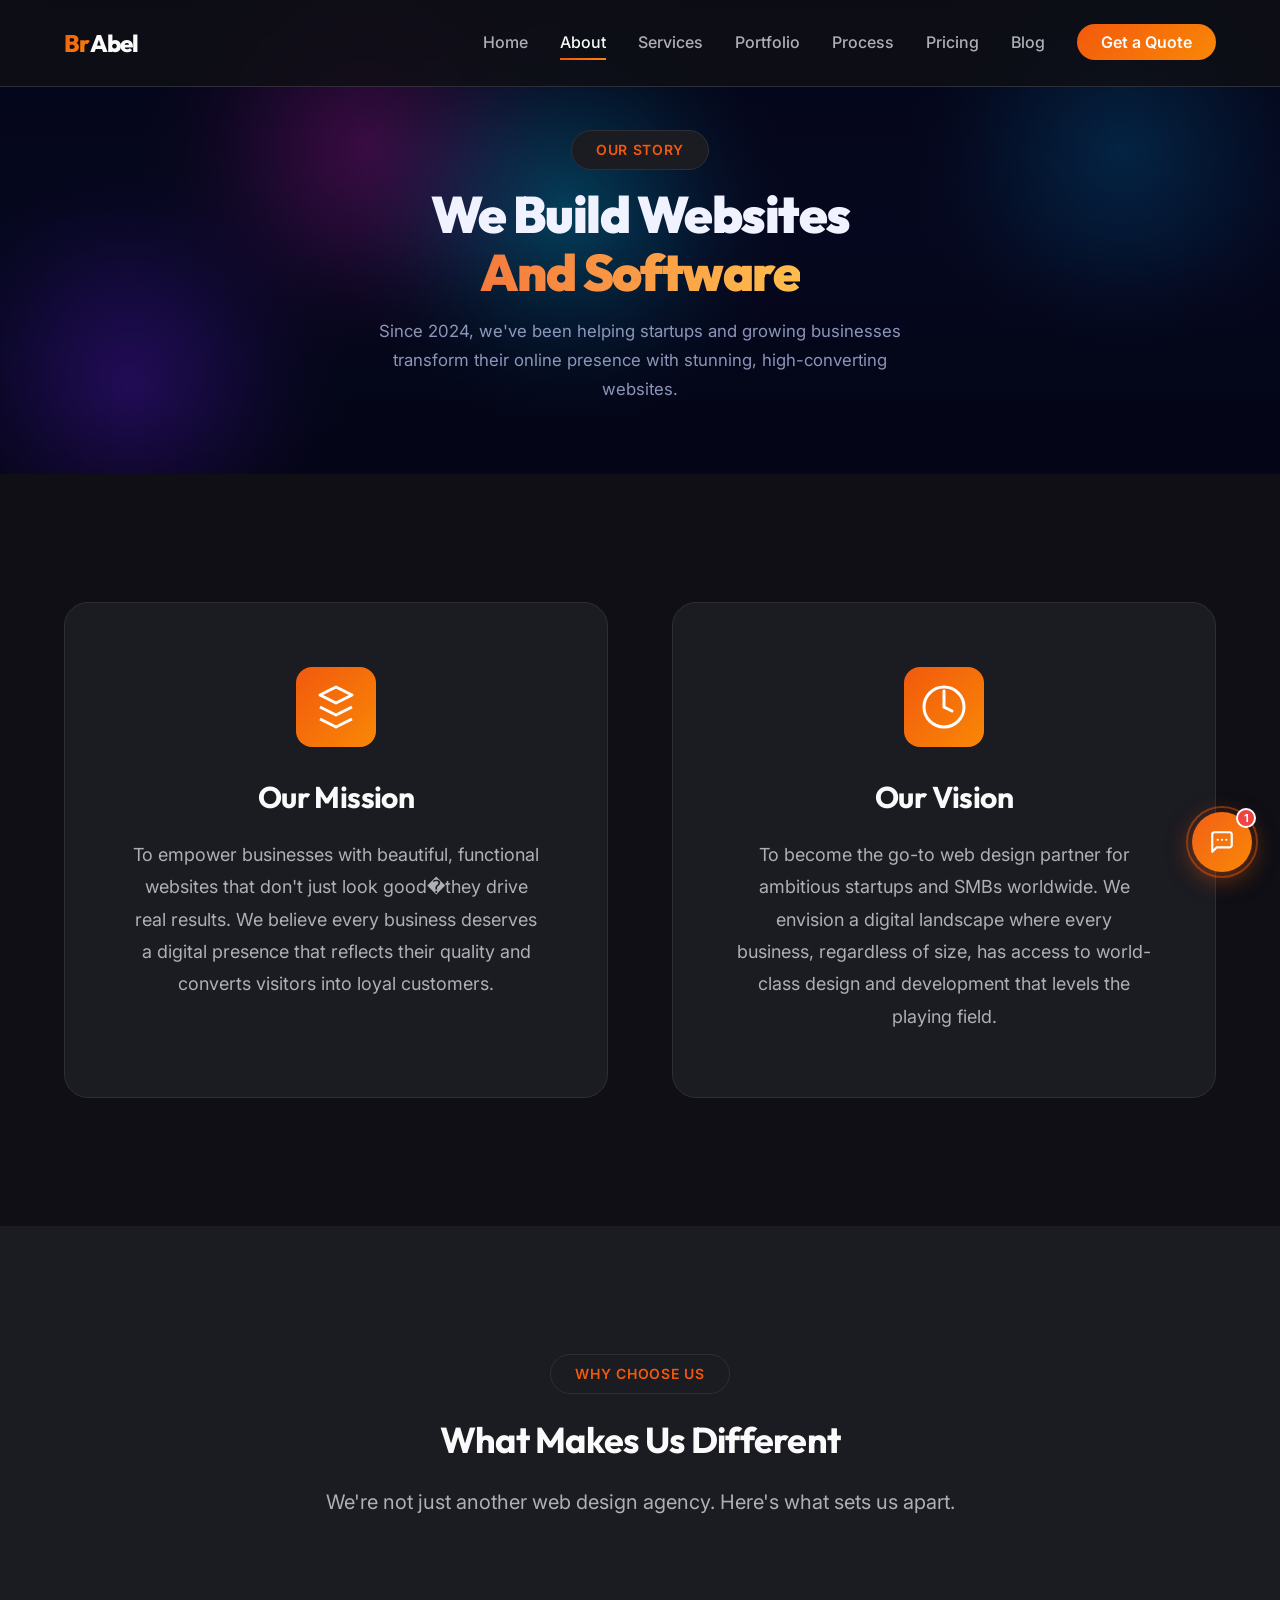
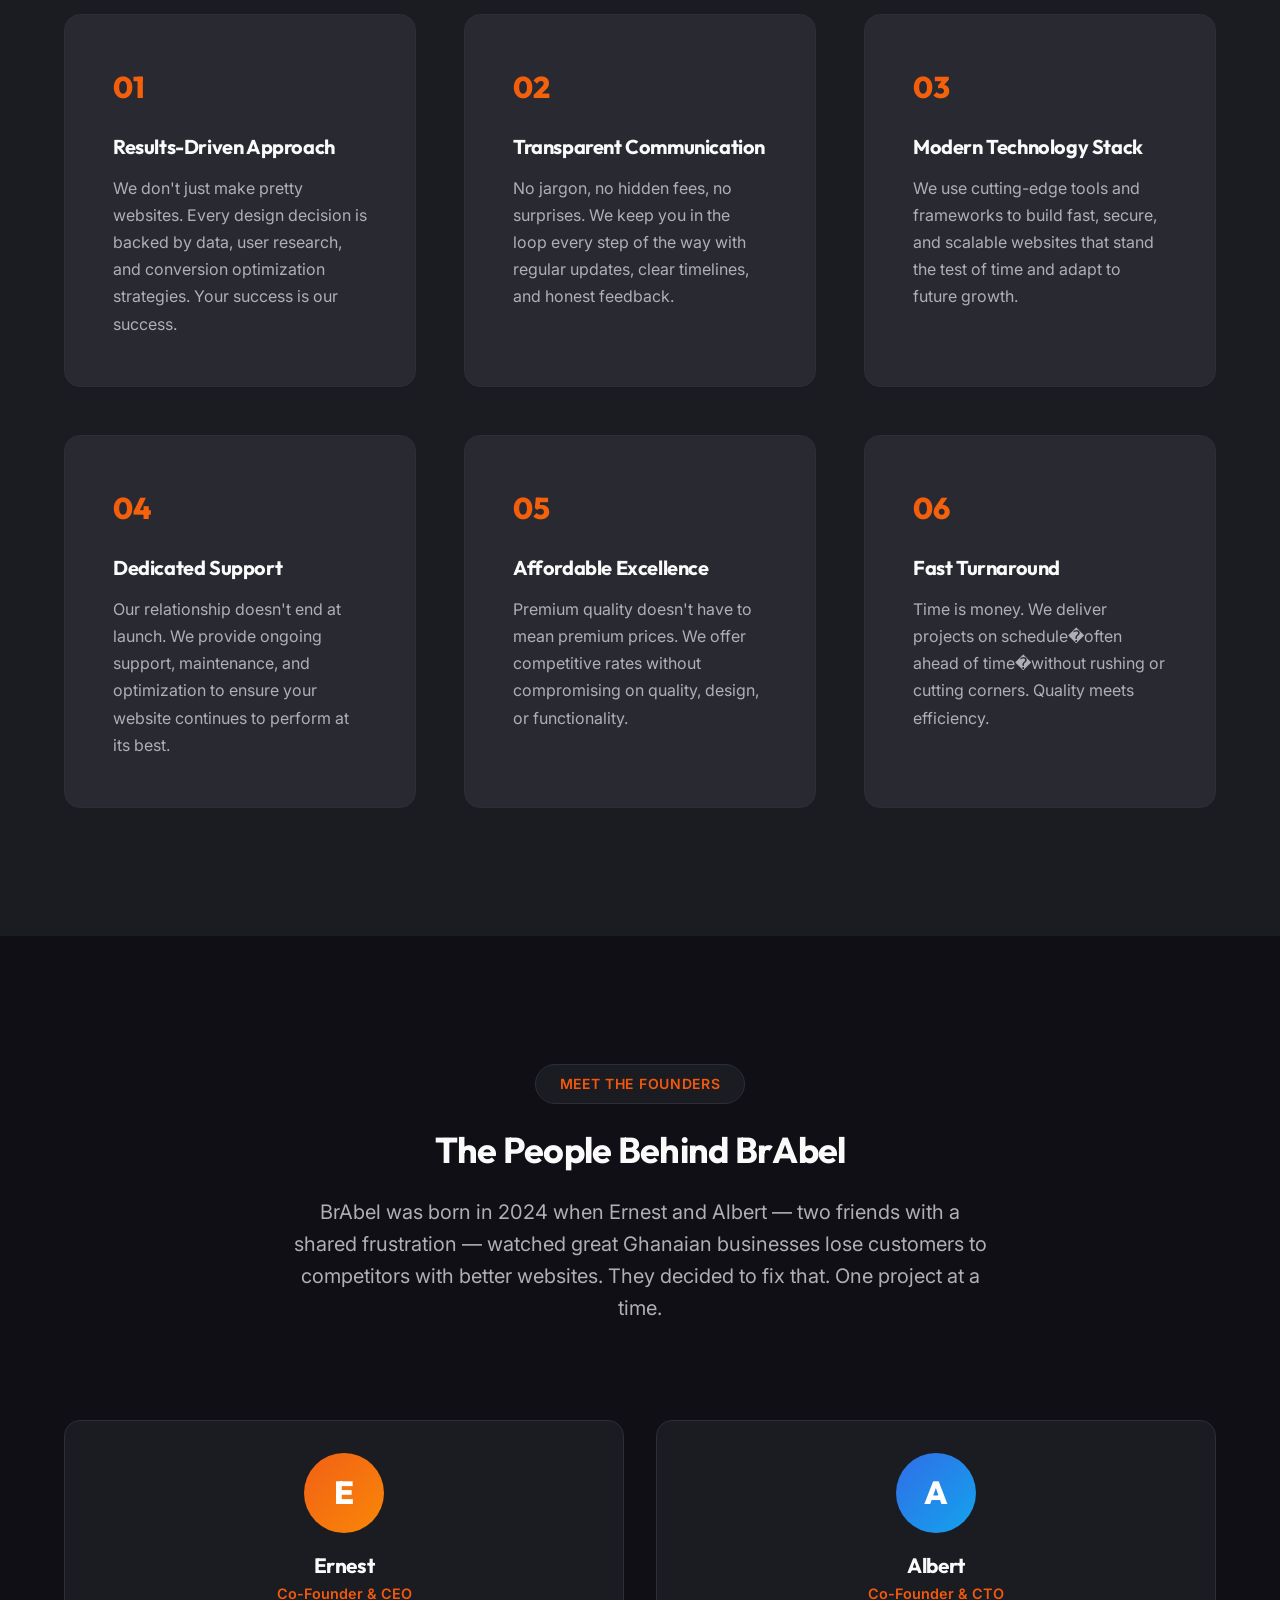
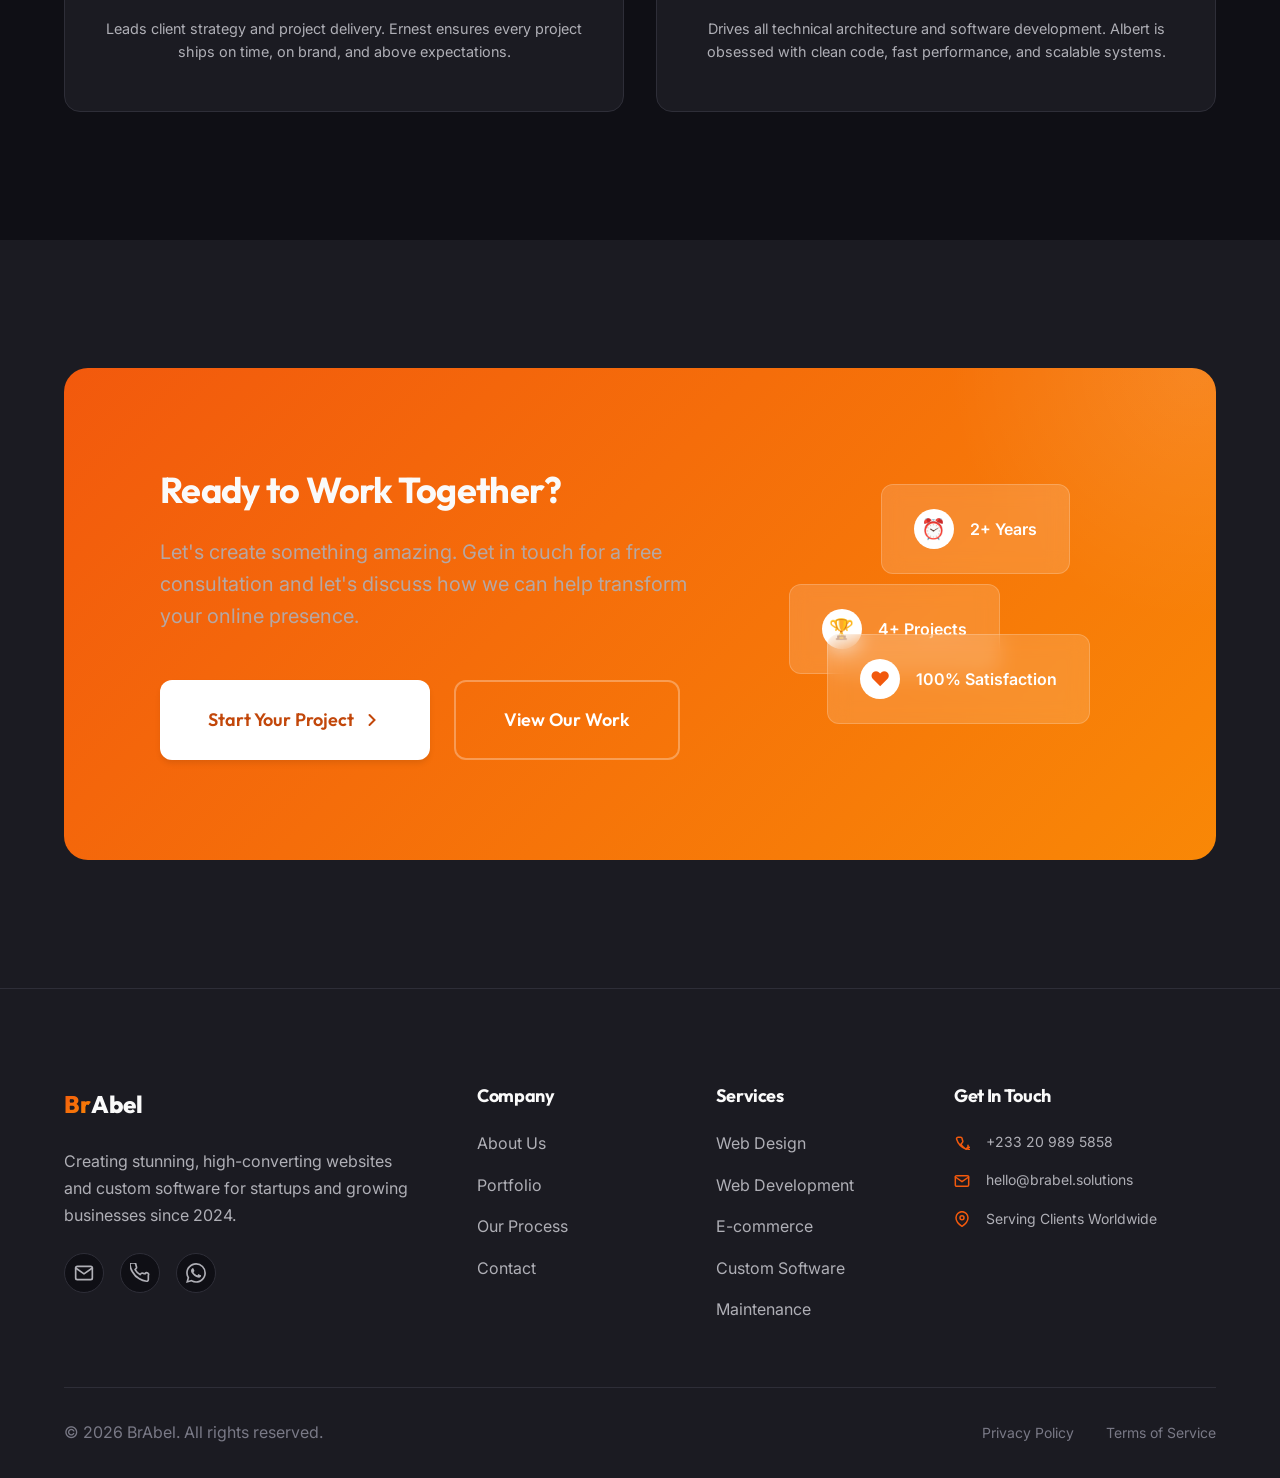
<file: about.html>
<!DOCTYPE html>
<html lang="en">

<head>
    <meta charset="UTF-8">
    <meta name="viewport" content="width=device-width, initial-scale=1.0">
    <meta name="description"
        content="Learn about BrAbel - a modern web design agency dedicated to creating stunning, high-converting websites for startups and growing businesses.">

    <!-- Open Graph / Facebook -->
    <meta property="og:type" content="website">
    <meta property="og:url" content="https://brabel.solutions/about.html">
    <meta property="og:title" content="About Us - BrAbel">
    <meta property="og:description"
        content="Learn about BrAbel - a modern web design agency dedicated to creating stunning, high-converting websites for startups and growing businesses.">
    <meta property="og:image" content="https://brabel.solutions/assets/images/logo.jpeg">
    <meta property="og:site_name" content="BrAbel">

    <!-- Twitter Card -->
    <meta name="twitter:card" content="summary_large_image">
    <meta name="twitter:title" content="About Us - BrAbel">
    <meta name="twitter:description"
        content="Learn about BrAbel - a modern web design agency dedicated to creating stunning, high-converting websites for startups and growing businesses.">
    <meta name="twitter:image" content="https://brabel.solutions/assets/images/logo.jpeg">
    <title>About Us - BrAbel</title>

    <link rel="preconnect" href="https://fonts.googleapis.com">
    <link rel="preconnect" href="https://fonts.gstatic.com" crossorigin>
    <link
        href="https://fonts.googleapis.com/css2?family=Inter:wght@300;400;500;600;700;800&family=Outfit:wght@400;500;600;700;800&display=swap"
        rel="stylesheet">

    <!-- Favicon -->
    <link rel="icon" type="image/jpeg" href="assets/images/logo.jpeg">
    <link rel="apple-touch-icon" href="assets/images/logo.jpeg">

    <link rel="stylesheet" href="assets/css/styles.css">

    <link rel="canonical" href="https://brabel.solutions/about.html">
</head>

<body>
    <!-- Navigation -->
    <nav class="navbar" id="navbar">
        <div class="container nav-container">
            <a href="index.html" class="logo">
                <span class="logo-pixel">Br</span><span class="logo-craft">Abel</span>
            </a>

            <ul class="nav-menu" id="navMenu">
                <li><a href="index.html" class="nav-link">Home</a></li>
                <li><a href="about.html" class="nav-link active">About</a></li>
                <li><a href="services.html" class="nav-link">Services</a></li>
                <li><a href="portfolio.html" class="nav-link">Portfolio</a></li>
                <li><a href="process.html" class="nav-link">Process</a></li>
                <li><a href="pricing.html" class="nav-link">Pricing</a></li>
                <li><a href="blog.html" class="nav-link">Blog</a></li>
                <li><a href="contact.html" class="nav-link nav-cta">Get a Quote</a></li>
            </ul>

            <button class="mobile-toggle" id="mobileToggle" aria-label="Toggle navigation">
                <span></span>
                <span></span>
                <span></span>
            </button>
        </div>
    </nav>

    <!-- Page Header � Aurora Canvas -->
    <section class="subpage-hero-wrap" id="aboutHero">
        <canvas id="aboutHeroCanvas" class="subpage-hero-canvas"></canvas>
        <div class="container subpage-hero-content">
            <span class="section-badge" style="margin-bottom:1rem;display:inline-block;">Our Story</span>
            <h1 class="page-title">We Build Websites<br><span class="hero-accent">And Software</span></h1>
            <p class="page-description">Since 2024, we've been helping startups and growing businesses transform their
                online presence with stunning, high-converting websites.</p>
        </div>
    </section>

    <!-- Mission & Vision -->
    <section class="section">
        <div class="container">
            <div class="mission-grid">
                <div class="mission-card">
                    <div class="mission-icon">
                        <svg width="48" height="48" viewBox="0 0 48 48" fill="none">
                            <path d="M24 4L8 12L24 20L40 12L24 4Z" stroke="currentColor" stroke-width="3"
                                stroke-linejoin="round" />
                            <path d="M8 24L24 32L40 24" stroke="currentColor" stroke-width="3"
                                stroke-linejoin="round" />
                            <path d="M8 36L24 44L40 36" stroke="currentColor" stroke-width="3"
                                stroke-linejoin="round" />
                        </svg>
                    </div>
                    <h3 class="mission-title">Our Mission</h3>
                    <p class="mission-text">
                        To empower businesses with beautiful, functional websites that don't just look
                        good�they drive real results. We believe every business deserves a digital presence
                        that reflects their quality and converts visitors into loyal customers.
                    </p>
                </div>

                <div class="mission-card">
                    <div class="mission-icon">
                        <svg width="48" height="48" viewBox="0 0 48 48" fill="none">
                            <circle cx="24" cy="24" r="20" stroke="currentColor" stroke-width="3" />
                            <path d="M24 8V24L32 28" stroke="currentColor" stroke-width="3" stroke-linecap="round" />
                        </svg>
                    </div>
                    <h3 class="mission-title">Our Vision</h3>
                    <p class="mission-text">
                        To become the go-to web design partner for ambitious startups and SMBs worldwide.
                        We envision a digital landscape where every business, regardless of size, has access
                        to world-class design and development that levels the playing field.
                    </p>
                </div>
            </div>
        </div>
    </section>

    <!-- What Makes Us Different -->
    <section class="section section-dark">
        <div class="container">
            <div class="section-header">
                <span class="section-badge">Why Choose Us</span>
                <h2 class="section-title">What Makes Us Different</h2>
                <p class="section-description">
                    We're not just another web design agency. Here's what sets us apart.
                </p>
            </div>

            <div class="difference-grid">
                <div class="difference-card">
                    <div class="difference-number">01</div>
                    <h3 class="difference-title">Results-Driven Approach</h3>
                    <p class="difference-text">
                        We don't just make pretty websites. Every design decision is backed by data,
                        user research, and conversion optimization strategies. Your success is our success.
                    </p>
                </div>

                <div class="difference-card">
                    <div class="difference-number">02</div>
                    <h3 class="difference-title">Transparent Communication</h3>
                    <p class="difference-text">
                        No jargon, no hidden fees, no surprises. We keep you in the loop every step
                        of the way with regular updates, clear timelines, and honest feedback.
                    </p>
                </div>

                <div class="difference-card">
                    <div class="difference-number">03</div>
                    <h3 class="difference-title">Modern Technology Stack</h3>
                    <p class="difference-text">
                        We use cutting-edge tools and frameworks to build fast, secure, and scalable
                        websites that stand the test of time and adapt to future growth.
                    </p>
                </div>

                <div class="difference-card">
                    <div class="difference-number">04</div>
                    <h3 class="difference-title">Dedicated Support</h3>
                    <p class="difference-text">
                        Our relationship doesn't end at launch. We provide ongoing support, maintenance,
                        and optimization to ensure your website continues to perform at its best.
                    </p>
                </div>

                <div class="difference-card">
                    <div class="difference-number">05</div>
                    <h3 class="difference-title">Affordable Excellence</h3>
                    <p class="difference-text">
                        Premium quality doesn't have to mean premium prices. We offer competitive rates
                        without compromising on quality, design, or functionality.
                    </p>
                </div>

                <div class="difference-card">
                    <div class="difference-number">06</div>
                    <h3 class="difference-title">Fast Turnaround</h3>
                    <p class="difference-text">
                        Time is money. We deliver projects on schedule�often ahead of time�without
                        rushing or cutting corners. Quality meets efficiency.
                    </p>
                </div>
            </div>
        </div>
    </section>

    <!-- Meet the Founders -->
    <section class="section">
        <div class="container">
            <div class="section-header">
                <span class="section-badge">Meet the Founders</span>
                <h2 class="section-title">The People Behind BrAbel</h2>
                <p class="section-description">
                    BrAbel was born in 2024 when Ernest and Albert — two friends with a shared frustration —
                    watched great Ghanaian businesses lose customers to competitors with better websites.
                    They decided to fix that. One project at a time.
                </p>
            </div>

            <div class="team-grid" style="display:grid;grid-template-columns:repeat(auto-fit,minmax(260px,1fr));gap:2rem;margin-top:2rem;">
                <div class="team-card" style="background:var(--color-surface);border:1px solid var(--color-border);border-radius:var(--radius-xl);padding:2rem;text-align:center;">
                    <div style="width:80px;height:80px;border-radius:50%;background:linear-gradient(135deg,hsl(20,90%,52%),hsl(32,95%,50%));display:flex;align-items:center;justify-content:center;font-size:2rem;font-weight:800;color:#fff;margin:0 auto 1.25rem;font-family:'Outfit',sans-serif;">E</div>
                    <h3 style="font-size:1.3rem;font-weight:700;margin-bottom:.3rem;color:var(--color-text);">Ernest</h3>
                    <p style="color:var(--color-primary);font-size:.9rem;font-weight:600;margin-bottom:.75rem;">Co-Founder &amp; CEO</p>
                    <p style="color:var(--color-text-secondary);font-size:.9rem;line-height:1.6;">Leads client strategy and project delivery. Ernest ensures every project ships on time, on brand, and above expectations.</p>
                </div>
                <div class="team-card" style="background:var(--color-surface);border:1px solid var(--color-border);border-radius:var(--radius-xl);padding:2rem;text-align:center;">
                    <div style="width:80px;height:80px;border-radius:50%;background:linear-gradient(135deg,hsl(220,80%,55%),hsl(200,85%,50%));display:flex;align-items:center;justify-content:center;font-size:2rem;font-weight:800;color:#fff;margin:0 auto 1.25rem;font-family:'Outfit',sans-serif;">A</div>
                    <h3 style="font-size:1.3rem;font-weight:700;margin-bottom:.3rem;color:var(--color-text);">Albert</h3>
                    <p style="color:var(--color-primary);font-size:.9rem;font-weight:600;margin-bottom:.75rem;">Co-Founder &amp; CTO</p>
                    <p style="color:var(--color-text-secondary);font-size:.9rem;line-height:1.6;">Drives all technical architecture and software development. Albert is obsessed with clean code, fast performance, and scalable systems.</p>
                </div>
            </div>
        </div>
    </section>


    <!-- CTA Section -->
    <section class="cta-section section">
        <div class="container">
            <div class="cta-card">
                <div class="cta-content">
                    <h2 class="cta-title">Ready to Work Together?</h2>
                    <p class="cta-text">
                        Let's create something amazing. Get in touch for a free consultation
                        and let's discuss how we can help transform your online presence.
                    </p>
                    <div class="cta-buttons">
                        <a href="contact.html" class="btn btn-primary btn-large">
                            Start Your Project
                            <svg width="20" height="20" viewBox="0 0 20 20" fill="none">
                                <path d="M7.5 15L12.5 10L7.5 5" stroke="currentColor" stroke-width="2"
                                    stroke-linecap="round" />
                            </svg>
                        </a>
                        <a href="portfolio.html" class="btn btn-outline btn-large">
                            View Our Work
                        </a>
                    </div>
                </div>
                <div class="cta-visual">
                    <div class="cta-float-card card-1">
                        <div class="float-icon">&#x23F0;</div>
                        <div class="float-text">2+ Years</div>
                    </div>
                    <div class="cta-float-card card-2">
                        <div class="float-icon">&#x1F3C6;</div>
                        <div class="float-text">4+ Projects</div>
                    </div>
                    <div class="cta-float-card card-3">
                        <div class="float-icon">&#x2764;</div>
                        <div class="float-text">100% Satisfaction</div>
                    </div>
                </div>
            </div>
        </div>
    </section>

    <!-- Footer -->
    <footer class="footer">
        <div class="container">
            <div class="footer-content">
                <div class="footer-col">
                    <a href="index.html" class="footer-logo">
                        <span class="logo-pixel">Br</span><span class="logo-craft">Abel</span>
                    </a>
                    <p class="footer-description">
                        Creating stunning, high-converting websites and custom software for startups and growing businesses since 2024.
                    </p>
                    <div class="social-links">
                        <a href="mailto:hello@brabel.solutions" aria-label="Email" class="social-link">
                            <svg width="20" height="20" viewBox="0 0 24 24" fill="none" stroke="currentColor"
                                stroke-width="2" stroke-linecap="round" stroke-linejoin="round">
                                <path d="M4 4h16c1.1 0 2 .9 2 2v12c0 1.1-.9 2-2 2H4c-1.1 0-2-.9-2-2V6c0-1.1.9-2 2-2z" />
                                <polyline points="22,6 12,13 2,6" />
                            </svg>
                        </a>
                        <a href="tel:+233209895858" aria-label="Phone" class="social-link">
                            <svg width="20" height="20" viewBox="0 0 24 24" fill="none" stroke="currentColor"
                                stroke-width="2" stroke-linecap="round" stroke-linejoin="round">
                                <path
                                    d="M22 16.92v3a2 2 0 01-2.18 2 19.79 19.79 0 01-8.63-3.07A19.5 19.5 0 013.07 10.8a19.79 19.79 0 01-3.07-8.66A2 2 0 012 0h3a2 2 0 012 1.72c.127.96.361 1.903.7 2.81a2 2 0 01-.45 2.11L6.09 7.91a16 16 0 006 6l1.27-1.27a2 2 0 012.11-.45c.907.339 1.85.573 2.81.7A2 2 0 0122 14.92z" />
                            </svg>
                        </a>
                        <a href="https://wa.me/233209895858" aria-label="WhatsApp" class="social-link" target="_blank"
                            rel="noopener">
                            <svg width="20" height="20" viewBox="0 0 24 24" fill="currentColor">
                                <path
                                    d="M17.472 14.382c-.297-.149-1.758-.867-2.03-.967-.273-.099-.471-.148-.67.15-.197.297-.767.966-.94 1.164-.173.199-.347.223-.644.075-.297-.15-1.255-.463-2.39-1.475-.883-.788-1.48-1.761-1.653-2.059-.173-.297-.018-.458.13-.606.134-.133.298-.347.446-.52.149-.174.198-.298.298-.497.099-.198.05-.371-.025-.52-.075-.149-.669-1.612-.916-2.207-.242-.579-.487-.5-.669-.51-.173-.008-.371-.01-.57-.01-.198 0-.52.074-.792.372-.272.297-1.04 1.016-1.04 2.479 0 1.462 1.065 2.875 1.213 3.074.149.198 2.096 3.2 5.077 4.487.709.306 1.262.489 1.694.625.712.227 1.36.195 1.871.118.571-.085 1.758-.719 2.006-1.413.248-.694.248-1.289.173-1.413-.074-.124-.272-.198-.57-.347m-5.421 7.403h-.004a9.87 9.87 0 01-5.031-1.378l-.361-.214-3.741.982.998-3.648-.235-.374a9.86 9.86 0 01-1.51-5.26c.001-5.45 4.436-9.884 9.888-9.884 2.64 0 5.122 1.03 6.988 2.898a9.825 9.825 0 012.893 6.994c-.003 5.45-4.437 9.884-9.885 9.884m8.413-18.297A11.815 11.815 0 0012.05 0C5.495 0 .16 5.335.157 11.892c0 2.096.547 4.142 1.588 5.945L.057 24l6.305-1.654a11.882 11.882 0 005.683 1.448h.005c6.554 0 11.89-5.335 11.893-11.893a11.821 11.821 0 00-3.48-8.413z" />
                            </svg>
                        </a>
                    </div>
                </div>

                <div class="footer-col">
                    <h4 class="footer-heading">Company</h4>
                    <ul class="footer-links">
                        <li><a href="about.html">About Us</a></li>
                        <li><a href="portfolio.html">Portfolio</a></li>
                        <li><a href="process.html">Our Process</a></li>
                        <li><a href="contact.html">Contact</a></li>
                    </ul>
                </div>

                <div class="footer-col">
                    <h4 class="footer-heading">Services</h4>
                    <ul class="footer-links">
                        <li><a href="services.html#web-design">Web Design</a></li>
                        <li><a href="services.html#web-development">Web Development</a></li>
                        <li><a href="services.html#ecommerce">E-commerce</a></li>
                        <li><a href="services.html#custom-software">Custom Software</a></li>
                        <li><a href="services.html#maintenance">Maintenance</a></li>
                    </ul>
                </div>

                <div class="footer-col">
                    <h4 class="footer-heading">Get In Touch</h4>
                    <ul class="footer-contact">
                        <li>
                            <svg width="16" height="16" viewBox="0 0 16 16" fill="none">
                                <path
                                    d="M14 11.2v2.4a1.6 1.6 0 01-1.744 1.6A15.832 15.832 0 012.544 4.944 1.6 1.6 0 014.144 3.2h2.4a1.6 1.6 0 011.6 1.376c.102.768.289 1.522.56 2.248a1.6 1.6 0 01-.36 1.688L6.872 10.24a12.8 12.8 0 004.888 4.888l1.728-1.472a1.6 1.6 0 011.688-.36c.726.271 1.48.458 2.248.56A1.6 1.6 0 0114 14.4z"
                                    stroke="currentColor" stroke-width="1.5" stroke-linecap="round"
                                    stroke-linejoin="round" />
                            </svg>
                            +233 20 989 5858
                        </li>
                        <li>
                            <svg width="16" height="16" viewBox="0 0 16 16" fill="none">
                                <path
                                    d="M2.667 2.667h10.666c.734 0 1.334.6 1.334 1.333v8c0 .733-.6 1.333-1.334 1.333H2.667c-.734 0-1.334-.6-1.334-1.333V4c0-.733.6-1.333 1.334-1.333z"
                                    stroke="currentColor" stroke-width="1.5" stroke-linecap="round"
                                    stroke-linejoin="round" />
                                <path d="M14.667 4L8 8.667 1.333 4" stroke="currentColor" stroke-width="1.5"
                                    stroke-linecap="round" stroke-linejoin="round" />
                            </svg>
                            hello@brabel.solutions
                        </li>
                        <li>
                            <svg width="16" height="16" viewBox="0 0 16 16" fill="none">
                                <path d="M14 6.667c0 4.666-6 8.666-6 8.666s-6-4-6-8.666a6 6 0 0112 0z"
                                    stroke="currentColor" stroke-width="1.5" stroke-linecap="round"
                                    stroke-linejoin="round" />
                                <circle cx="8" cy="6.667" r="2" stroke="currentColor" stroke-width="1.5"
                                    stroke-linecap="round" stroke-linejoin="round" />
                            </svg>
                            Serving Clients Worldwide
                        </li>
                    </ul>
                </div>
            </div>

            <div class="footer-bottom">
                <p>&copy; 2026 BrAbel. All rights reserved.</p>
                <div class="footer-legal">
                    <a href="privacy.html">Privacy Policy</a>
                    <a href="terms.html">Terms of Service</a>
                </div>
            </div>
        </div>
    </footer>

    <script src="assets/js/script.js"></script>
    <script src="assets/js/page-hero-canvas.js"></script>
    <script src="assets/js/livechat.js"></script>
</body>

</html>
</file>
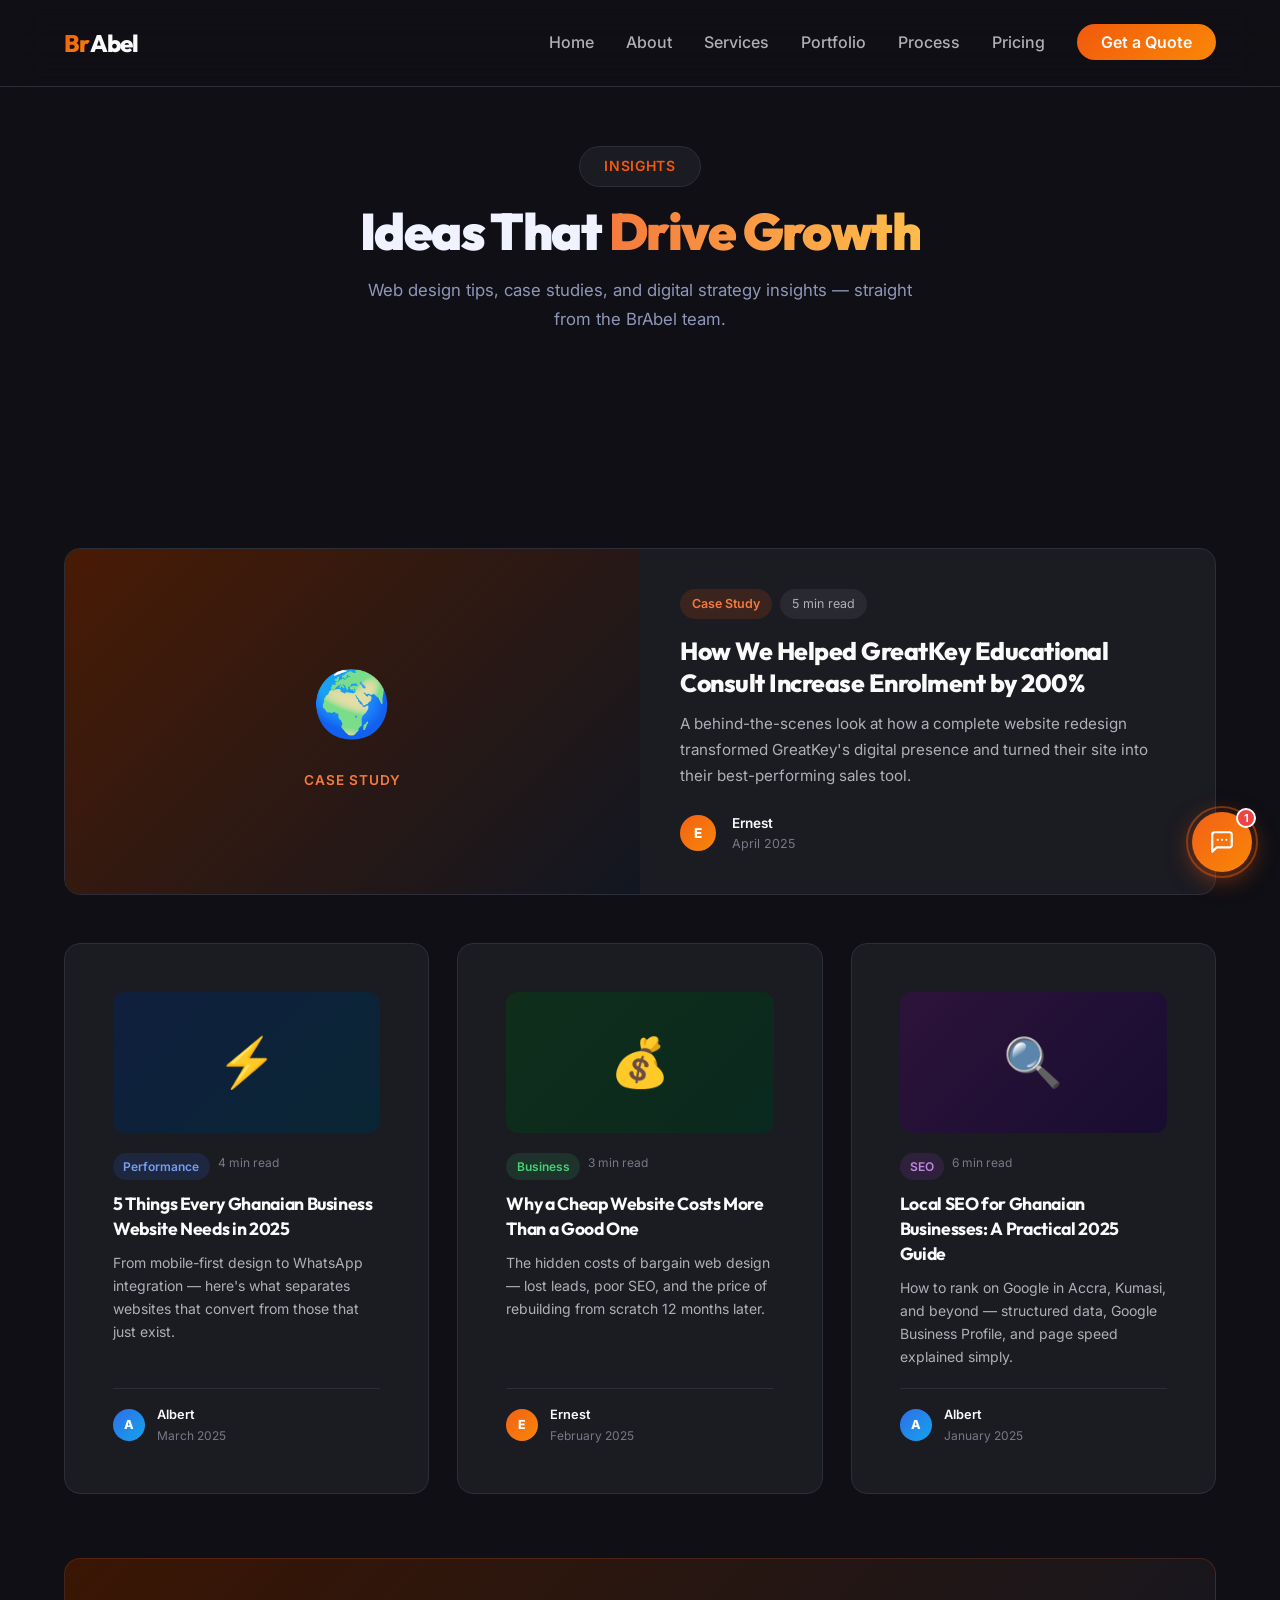
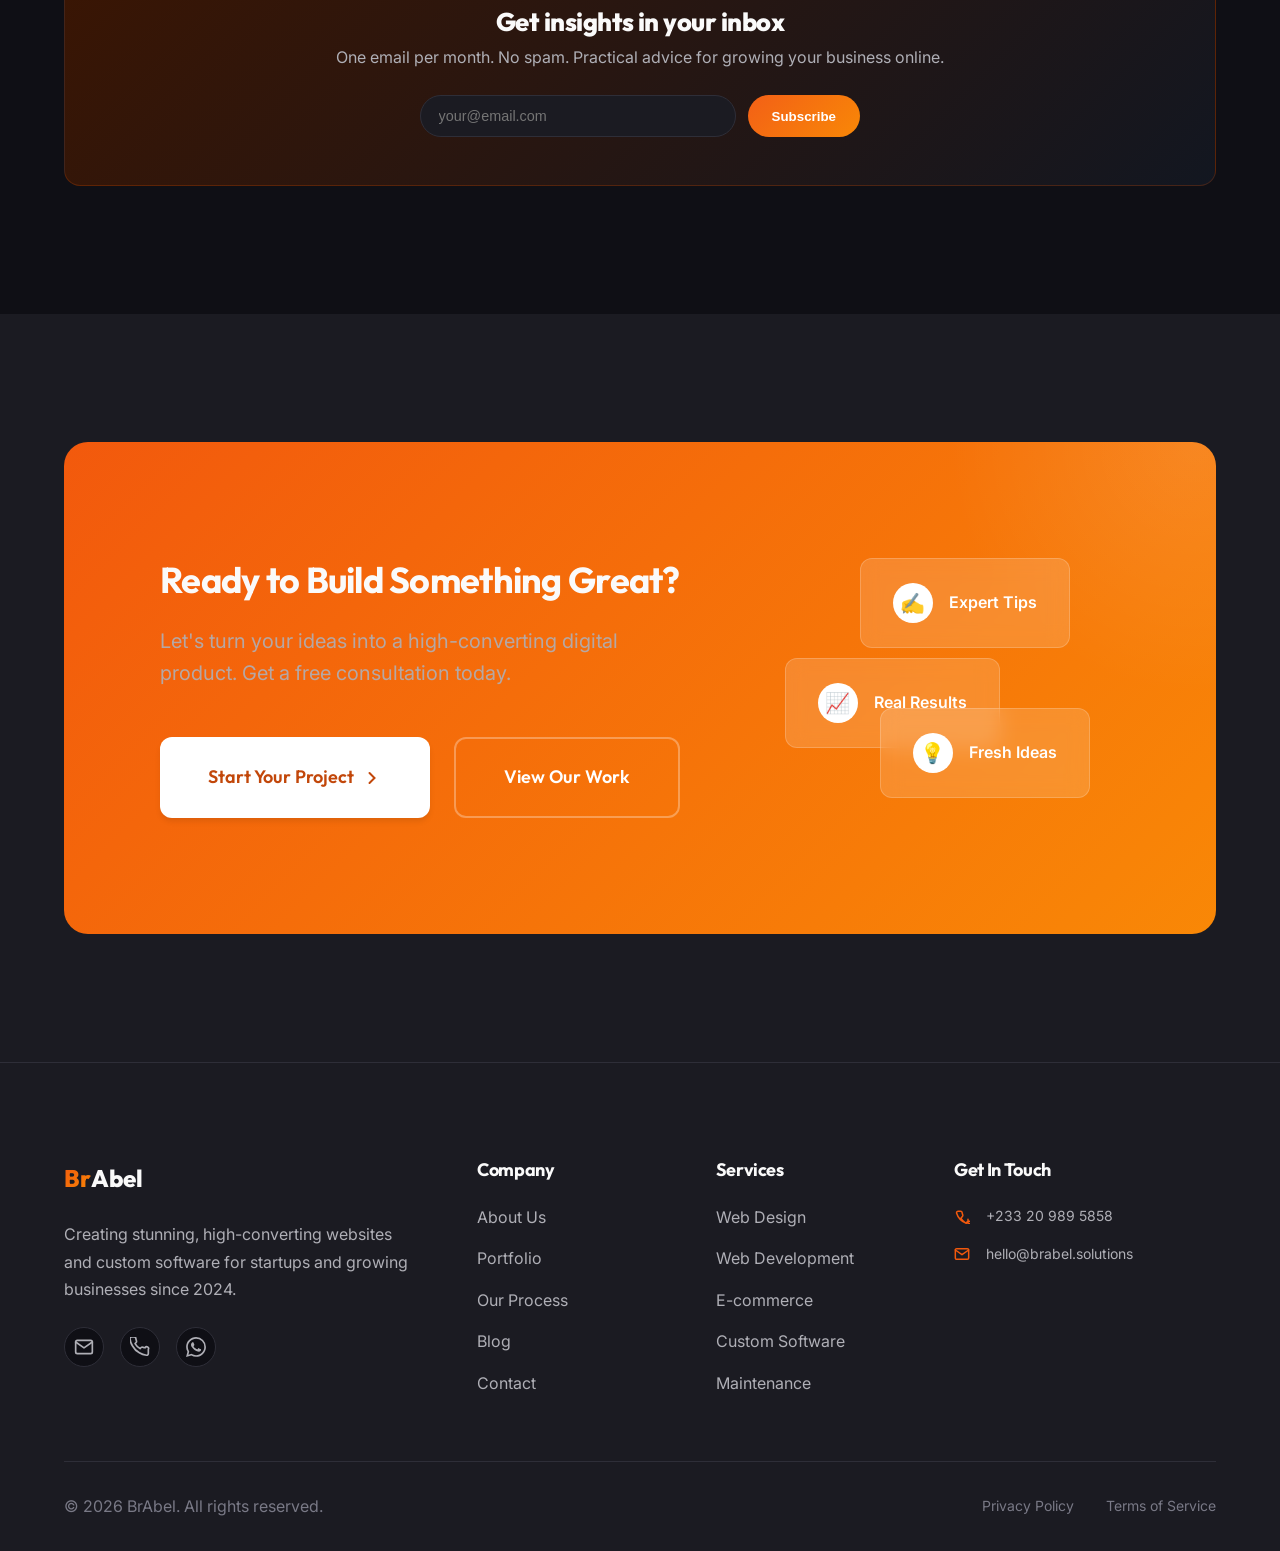
<file: blog.html>
<!DOCTYPE html>
<html lang="en">

<head>
    <meta charset="UTF-8">
    <meta name="viewport" content="width=device-width, initial-scale=1.0">
    <meta name="description" content="Web design tips, case studies, and digital insights from the BrAbel team. Helping Ghanaian businesses grow online.">
    <meta property="og:type" content="website">
    <meta property="og:url" content="https://brabel.solutions/blog.html">
    <meta property="og:title" content="Insights & Blog — BrAbel">
    <meta property="og:description" content="Web design tips, case studies, and digital insights from the BrAbel team.">
    <meta property="og:image" content="https://brabel.solutions/assets/images/logo.jpeg">
    <meta name="twitter:card" content="summary_large_image">
    <title>Insights & Blog — BrAbel</title>
    <link rel="canonical" href="https://brabel.solutions/blog.html">
    <link rel="icon" type="image/jpeg" href="assets/images/logo.jpeg">
    <link rel="apple-touch-icon" href="assets/images/logo.jpeg">
    <link rel="preconnect" href="https://fonts.googleapis.com">
    <link rel="preconnect" href="https://fonts.gstatic.com" crossorigin>
    <link href="https://fonts.googleapis.com/css2?family=Inter:wght@300;400;500;600;700;800&family=Outfit:wght@400;500;600;700;800&display=swap" rel="stylesheet">
    <link rel="stylesheet" href="assets/css/styles.css">
</head>

<body>
    <!-- Navigation -->
    <nav class="navbar" id="navbar">
        <div class="container nav-container">
            <a href="index.html" class="logo">
                <span class="logo-pixel">Br</span><span class="logo-craft">Abel</span>
            </a>
            <ul class="nav-menu" id="navMenu">
                <li><a href="index.html" class="nav-link">Home</a></li>
                <li><a href="about.html" class="nav-link">About</a></li>
                <li><a href="services.html" class="nav-link">Services</a></li>
                <li><a href="portfolio.html" class="nav-link">Portfolio</a></li>
                <li><a href="process.html" class="nav-link">Process</a></li>
                <li><a href="pricing.html" class="nav-link">Pricing</a></li>
                <li><a href="contact.html" class="nav-link nav-cta">Get a Quote</a></li>
            </ul>
            <button class="mobile-toggle" id="mobileToggle" aria-label="Toggle navigation">
                <span></span><span></span><span></span>
            </button>
        </div>
    </nav>

    <!-- Page Hero -->
    <section class="subpage-hero-wrap" id="blogHero">
        <canvas id="blogHeroCanvas" class="subpage-hero-canvas"></canvas>
        <div class="container subpage-hero-content">
            <span class="section-badge" style="margin-bottom:1rem;display:inline-block;">Insights</span>
            <h1 class="page-title">Ideas That <span class="hero-accent">Drive Growth</span></h1>
            <p class="page-description">Web design tips, case studies, and digital strategy insights — straight from the BrAbel team.</p>
        </div>
    </section>

    <!-- Blog Grid -->
    <section class="section">
        <div class="container">

            <!-- Featured Article -->
            <article class="blog-featured" style="background:var(--color-surface);border:1px solid var(--color-border);border-radius:var(--radius-xl);overflow:hidden;display:grid;grid-template-columns:1fr 1fr;gap:0;margin-bottom:3rem;" aria-labelledby="blog-feat-title">
                <div class="blog-feat-img" style="background:linear-gradient(135deg,hsl(20,90%,15%),hsl(222,30%,10%));min-height:300px;display:flex;align-items:center;justify-content:center;padding:2rem;">
                    <div style="text-align:center;">
                        <div style="font-size:4rem;margin-bottom:1rem;">🌍</div>
                        <div style="font-size:.85rem;color:hsl(20,90%,60%);font-weight:600;letter-spacing:.08em;text-transform:uppercase;">Case Study</div>
                    </div>
                </div>
                <div style="padding:2.5rem;">
                    <div style="display:flex;gap:.5rem;margin-bottom:1rem;flex-wrap:wrap;">
                        <span style="background:hsla(20,90%,50%,.15);color:hsl(20,90%,60%);padding:.3rem .75rem;border-radius:2rem;font-size:.78rem;font-weight:600;">Case Study</span>
                        <span style="background:var(--color-surface-light);color:var(--color-text-secondary);padding:.3rem .75rem;border-radius:2rem;font-size:.78rem;">5 min read</span>
                    </div>
                    <h2 id="blog-feat-title" style="font-size:1.55rem;font-weight:800;margin-bottom:.75rem;line-height:1.3;color:var(--color-text);">How We Helped GreatKey Educational Consult Increase Enrolment by 200%</h2>
                    <p style="color:var(--color-text-secondary);line-height:1.7;margin-bottom:1.5rem;font-size:.95rem;">A behind-the-scenes look at how a complete website redesign transformed GreatKey's digital presence and turned their site into their best-performing sales tool.</p>
                    <div style="display:flex;align-items:center;gap:1rem;">
                        <div style="width:36px;height:36px;border-radius:50%;background:linear-gradient(135deg,hsl(20,90%,52%),hsl(32,95%,50%));display:flex;align-items:center;justify-content:center;font-weight:800;color:#fff;font-size:.85rem;">E</div>
                        <div>
                            <div style="font-size:.85rem;font-weight:600;color:var(--color-text);">Ernest</div>
                            <div style="font-size:.78rem;color:var(--color-text-muted);">April 2025</div>
                        </div>
                    </div>
                </div>
            </article>

            <!-- Article Grid -->
            <div style="display:grid;grid-template-columns:repeat(auto-fit,minmax(300px,1fr));gap:1.75rem;">

                <!-- Article 1 -->
                <article class="service-card" aria-labelledby="blog-1-title" style="display:flex;flex-direction:column;">
                    <div style="background:linear-gradient(135deg,hsl(220,60%,15%),hsl(200,70%,12%));border-radius:var(--radius-lg);padding:2rem;text-align:center;margin-bottom:1.25rem;font-size:3rem;">&#x26A1;</div>
                    <div style="display:flex;gap:.5rem;margin-bottom:.75rem;flex-wrap:wrap;">
                        <span style="background:hsla(220,80%,55%,.15);color:hsl(220,80%,70%);padding:.25rem .65rem;border-radius:2rem;font-size:.75rem;font-weight:600;">Performance</span>
                        <span style="color:var(--color-text-muted);font-size:.75rem;">4 min read</span>
                    </div>
                    <h3 id="blog-1-title" style="font-size:1.1rem;font-weight:700;margin-bottom:.6rem;line-height:1.4;color:var(--color-text);">5 Things Every Ghanaian Business Website Needs in 2025</h3>
                    <p style="color:var(--color-text-secondary);font-size:.875rem;line-height:1.65;flex:1;margin-bottom:1.25rem;">From mobile-first design to WhatsApp integration — here's what separates websites that convert from those that just exist.</p>
                    <div style="display:flex;align-items:center;gap:.75rem;padding-top:1rem;border-top:1px solid var(--color-border);">
                        <div style="width:32px;height:32px;border-radius:50%;background:linear-gradient(135deg,hsl(220,80%,55%),hsl(200,85%,50%));display:flex;align-items:center;justify-content:center;font-weight:800;color:#fff;font-size:.78rem;">A</div>
                        <div>
                            <div style="font-size:.8rem;font-weight:600;color:var(--color-text);">Albert</div>
                            <div style="font-size:.75rem;color:var(--color-text-muted);">March 2025</div>
                        </div>
                    </div>
                </article>

                <!-- Article 2 -->
                <article class="service-card" aria-labelledby="blog-2-title" style="display:flex;flex-direction:column;">
                    <div style="background:linear-gradient(135deg,hsl(140,50%,12%),hsl(160,60%,10%));border-radius:var(--radius-lg);padding:2rem;text-align:center;margin-bottom:1.25rem;font-size:3rem;">&#x1F4B0;</div>
                    <div style="display:flex;gap:.5rem;margin-bottom:.75rem;flex-wrap:wrap;">
                        <span style="background:hsla(140,60%,40%,.18);color:hsl(140,60%,55%);padding:.25rem .65rem;border-radius:2rem;font-size:.75rem;font-weight:600;">Business</span>
                        <span style="color:var(--color-text-muted);font-size:.75rem;">3 min read</span>
                    </div>
                    <h3 id="blog-2-title" style="font-size:1.1rem;font-weight:700;margin-bottom:.6rem;line-height:1.4;color:var(--color-text);">Why a Cheap Website Costs More Than a Good One</h3>
                    <p style="color:var(--color-text-secondary);font-size:.875rem;line-height:1.65;flex:1;margin-bottom:1.25rem;">The hidden costs of bargain web design — lost leads, poor SEO, and the price of rebuilding from scratch 12 months later.</p>
                    <div style="display:flex;align-items:center;gap:.75rem;padding-top:1rem;border-top:1px solid var(--color-border);">
                        <div style="width:32px;height:32px;border-radius:50%;background:linear-gradient(135deg,hsl(20,90%,52%),hsl(32,95%,50%));display:flex;align-items:center;justify-content:center;font-weight:800;color:#fff;font-size:.78rem;">E</div>
                        <div>
                            <div style="font-size:.8rem;font-weight:600;color:var(--color-text);">Ernest</div>
                            <div style="font-size:.75rem;color:var(--color-text-muted);">February 2025</div>
                        </div>
                    </div>
                </article>

                <!-- Article 3 -->
                <article class="service-card" aria-labelledby="blog-3-title" style="display:flex;flex-direction:column;">
                    <div style="background:linear-gradient(135deg,hsl(280,50%,15%),hsl(260,60%,12%));border-radius:var(--radius-lg);padding:2rem;text-align:center;margin-bottom:1.25rem;font-size:3rem;">&#x1F50D;</div>
                    <div style="display:flex;gap:.5rem;margin-bottom:.75rem;flex-wrap:wrap;">
                        <span style="background:hsla(280,60%,55%,.15);color:hsl(280,60%,70%);padding:.25rem .65rem;border-radius:2rem;font-size:.75rem;font-weight:600;">SEO</span>
                        <span style="color:var(--color-text-muted);font-size:.75rem;">6 min read</span>
                    </div>
                    <h3 id="blog-3-title" style="font-size:1.1rem;font-weight:700;margin-bottom:.6rem;line-height:1.4;color:var(--color-text);">Local SEO for Ghanaian Businesses: A Practical 2025 Guide</h3>
                    <p style="color:var(--color-text-secondary);font-size:.875rem;line-height:1.65;flex:1;margin-bottom:1.25rem;">How to rank on Google in Accra, Kumasi, and beyond — structured data, Google Business Profile, and page speed explained simply.</p>
                    <div style="display:flex;align-items:center;gap:.75rem;padding-top:1rem;border-top:1px solid var(--color-border);">
                        <div style="width:32px;height:32px;border-radius:50%;background:linear-gradient(135deg,hsl(220,80%,55%),hsl(200,85%,50%));display:flex;align-items:center;justify-content:center;font-weight:800;color:#fff;font-size:.78rem;">A</div>
                        <div>
                            <div style="font-size:.8rem;font-weight:600;color:var(--color-text);">Albert</div>
                            <div style="font-size:.75rem;color:var(--color-text-muted);">January 2025</div>
                        </div>
                    </div>
                </article>

            </div>

            <!-- Newsletter CTA -->
            <div style="margin-top:4rem;background:linear-gradient(135deg,hsl(20,90%,12%),hsl(222,28%,10%));border:1px solid hsla(20,90%,50%,.2);border-radius:var(--radius-xl);padding:3rem;text-align:center;">
                <h2 style="font-family:'Outfit',sans-serif;font-size:1.6rem;font-weight:800;margin-bottom:.5rem;color:var(--color-text);">Get insights in your inbox</h2>
                <p style="color:var(--color-text-secondary);margin-bottom:1.5rem;">One email per month. No spam. Practical advice for growing your business online.</p>
                <form action="https://formsubmit.co/hello@brabel.solutions" method="POST" style="display:flex;gap:.75rem;max-width:440px;margin:0 auto;flex-wrap:wrap;">
                    <input type="hidden" name="_subject" value="New Blog Newsletter Signup — BrAbel">
                    <input type="hidden" name="_captcha" value="false">
                    <input type="email" name="email" placeholder="your@email.com" required style="flex:1;min-width:200px;padding:.75rem 1.1rem;border-radius:2rem;border:1px solid var(--color-border);background:var(--color-surface);color:var(--color-text);font-size:.9rem;outline:none;">
                    <button type="submit" style="padding:.75rem 1.5rem;border-radius:2rem;background:linear-gradient(135deg,hsl(20,90%,52%),hsl(32,95%,50%));color:#fff;font-weight:700;border:none;cursor:pointer;white-space:nowrap;">Subscribe</button>
                </form>
            </div>

        </div>
    </section>

    <!-- CTA -->
    <section class="cta-section section">
        <div class="container">
            <div class="cta-card">
                <div class="cta-content">
                    <h2 class="cta-title">Ready to Build Something Great?</h2>
                    <p class="cta-text">Let's turn your ideas into a high-converting digital product. Get a free consultation today.</p>
                    <div class="cta-buttons">
                        <a href="contact.html" class="btn btn-primary btn-large">Start Your Project
                            <svg width="20" height="20" viewBox="0 0 20 20" fill="none"><path d="M7.5 15L12.5 10L7.5 5" stroke="currentColor" stroke-width="2" stroke-linecap="round"/></svg>
                        </a>
                        <a href="portfolio.html" class="btn btn-outline btn-large">View Our Work</a>
                    </div>
                </div>
                <div class="cta-visual">
                    <div class="cta-float-card card-1"><div class="float-icon">&#x270D;</div><div class="float-text">Expert Tips</div></div>
                    <div class="cta-float-card card-2"><div class="float-icon">&#x1F4C8;</div><div class="float-text">Real Results</div></div>
                    <div class="cta-float-card card-3"><div class="float-icon">&#x1F4A1;</div><div class="float-text">Fresh Ideas</div></div>
                </div>
            </div>
        </div>
    </section>

    <!-- Footer -->
    <footer class="footer">
        <div class="container">
            <div class="footer-content">
                <div class="footer-col">
                    <a href="index.html" class="footer-logo"><span class="logo-pixel">Br</span><span class="logo-craft">Abel</span></a>
                    <p class="footer-description">Creating stunning, high-converting websites and custom software for startups and growing businesses since 2024.</p>
                    <div class="social-links">
                        <a href="mailto:hello@brabel.solutions" aria-label="Email" class="social-link">
                            <svg width="20" height="20" viewBox="0 0 24 24" fill="none" stroke="currentColor" stroke-width="2" stroke-linecap="round" stroke-linejoin="round"><path d="M4 4h16c1.1 0 2 .9 2 2v12c0 1.1-.9 2-2 2H4c-1.1 0-2-.9-2-2V6c0-1.1.9-2 2-2z"/><polyline points="22,6 12,13 2,6"/></svg>
                        </a>
                        <a href="tel:+233209895858" aria-label="Phone" class="social-link">
                            <svg width="20" height="20" viewBox="0 0 24 24" fill="none" stroke="currentColor" stroke-width="2" stroke-linecap="round" stroke-linejoin="round"><path d="M22 16.92v3a2 2 0 01-2.18 2 19.79 19.79 0 01-8.63-3.07A19.5 19.5 0 013.07 10.8a19.79 19.79 0 01-3.07-8.66A2 2 0 012 0h3a2 2 0 012 1.72c.127.96.361 1.903.7 2.81a2 2 0 01-.45 2.11L6.09 7.91a16 16 0 006 6l1.27-1.27a2 2 0 012.11-.45c.907.339 1.85.573 2.81.7A2 2 0 0122 14.92z"/></svg>
                        </a>
                        <a href="https://wa.me/233209895858" aria-label="WhatsApp" class="social-link" target="_blank" rel="noopener">
                            <svg width="20" height="20" viewBox="0 0 24 24" fill="currentColor"><path d="M17.472 14.382c-.297-.149-1.758-.867-2.03-.967-.273-.099-.471-.148-.67.15-.197.297-.767.966-.94 1.164-.173.199-.347.223-.644.075-.297-.15-1.255-.463-2.39-1.475-.883-.788-1.48-1.761-1.653-2.059-.173-.297-.018-.458.13-.606.134-.133.298-.347.446-.52.149-.174.198-.298.298-.497.099-.198.05-.371-.025-.52-.075-.149-.669-1.612-.916-2.207-.242-.579-.487-.5-.669-.51-.173-.008-.371-.01-.57-.01-.198 0-.52.074-.792.372-.272.297-1.04 1.016-1.04 2.479 0 1.462 1.065 2.875 1.213 3.074.149.198 2.096 3.2 5.077 4.487.709.306 1.262.489 1.694.625.712.227 1.36.195 1.871.118.571-.085 1.758-.719 2.006-1.413.248-.694.248-1.289.173-1.413-.074-.124-.272-.198-.57-.347m-5.421 7.403h-.004a9.87 9.87 0 01-5.031-1.378l-.361-.214-3.741.982.998-3.648-.235-.374a9.86 9.86 0 01-1.51-5.26c.001-5.45 4.436-9.884 9.888-9.884 2.64 0 5.122 1.03 6.988 2.898a9.825 9.825 0 012.893 6.994c-.003 5.45-4.437 9.884-9.885 9.884m8.413-18.297A11.815 11.815 0 0012.05 0C5.495 0 .16 5.335.157 11.892c0 2.096.547 4.142 1.588 5.945L.057 24l6.305-1.654a11.882 11.882 0 005.683 1.448h.005c6.554 0 11.89-5.335 11.893-11.893a11.821 11.821 0 00-3.48-8.413z"/></svg>
                        </a>
                    </div>
                </div>
                <div class="footer-col">
                    <h4 class="footer-heading">Company</h4>
                    <ul class="footer-links">
                        <li><a href="about.html">About Us</a></li>
                        <li><a href="portfolio.html">Portfolio</a></li>
                        <li><a href="process.html">Our Process</a></li>
                        <li><a href="blog.html">Blog</a></li>
                        <li><a href="contact.html">Contact</a></li>
                    </ul>
                </div>
                <div class="footer-col">
                    <h4 class="footer-heading">Services</h4>
                    <ul class="footer-links">
                        <li><a href="services.html#web-design">Web Design</a></li>
                        <li><a href="services.html#web-development">Web Development</a></li>
                        <li><a href="services.html#ecommerce">E-commerce</a></li>
                        <li><a href="services.html#custom-software">Custom Software</a></li>
                        <li><a href="services.html#maintenance">Maintenance</a></li>
                    </ul>
                </div>
                <div class="footer-col">
                    <h4 class="footer-heading">Get In Touch</h4>
                    <ul class="footer-contact">
                        <li><svg width="16" height="16" viewBox="0 0 16 16" fill="none"><path d="M14 11.2v2.4a1.6 1.6 0 01-1.744 1.6A15.832 15.832 0 012.544 4.944 1.6 1.6 0 014.144 3.2h2.4a1.6 1.6 0 011.6 1.376c.102.768.289 1.522.56 2.248a1.6 1.6 0 01-.36 1.688L6.872 10.24a12.8 12.8 0 004.888 4.888l1.728-1.472a1.6 1.6 0 011.688-.36c.726.271 1.48.458 2.248.56A1.6 1.6 0 0114 14.4z" stroke="currentColor" stroke-width="1.5" stroke-linecap="round" stroke-linejoin="round"/></svg>+233 20 989 5858</li>
                        <li><svg width="16" height="16" viewBox="0 0 16 16" fill="none"><path d="M2.667 2.667h10.666c.734 0 1.334.6 1.334 1.333v8c0 .733-.6 1.333-1.334 1.333H2.667c-.734 0-1.334-.6-1.334-1.333V4c0-.733.6-1.333 1.334-1.333z" stroke="currentColor" stroke-width="1.5" stroke-linecap="round" stroke-linejoin="round"/><path d="M14.667 4L8 8.667 1.333 4" stroke="currentColor" stroke-width="1.5" stroke-linecap="round" stroke-linejoin="round"/></svg>hello@brabel.solutions</li>
                    </ul>
                </div>
            </div>
            <div class="footer-bottom">
                <p>&copy; 2026 BrAbel. All rights reserved.</p>
                <div class="footer-legal">
                    <a href="privacy.html">Privacy Policy</a>
                    <a href="terms.html">Terms of Service</a>
                </div>
            </div>
        </div>
    </footer>

    <script src="assets/js/script.js"></script>
    <script src="assets/js/page-hero-canvas.js"></script>
    <script src="assets/js/livechat.js"></script>
</body>
</html>
</file>
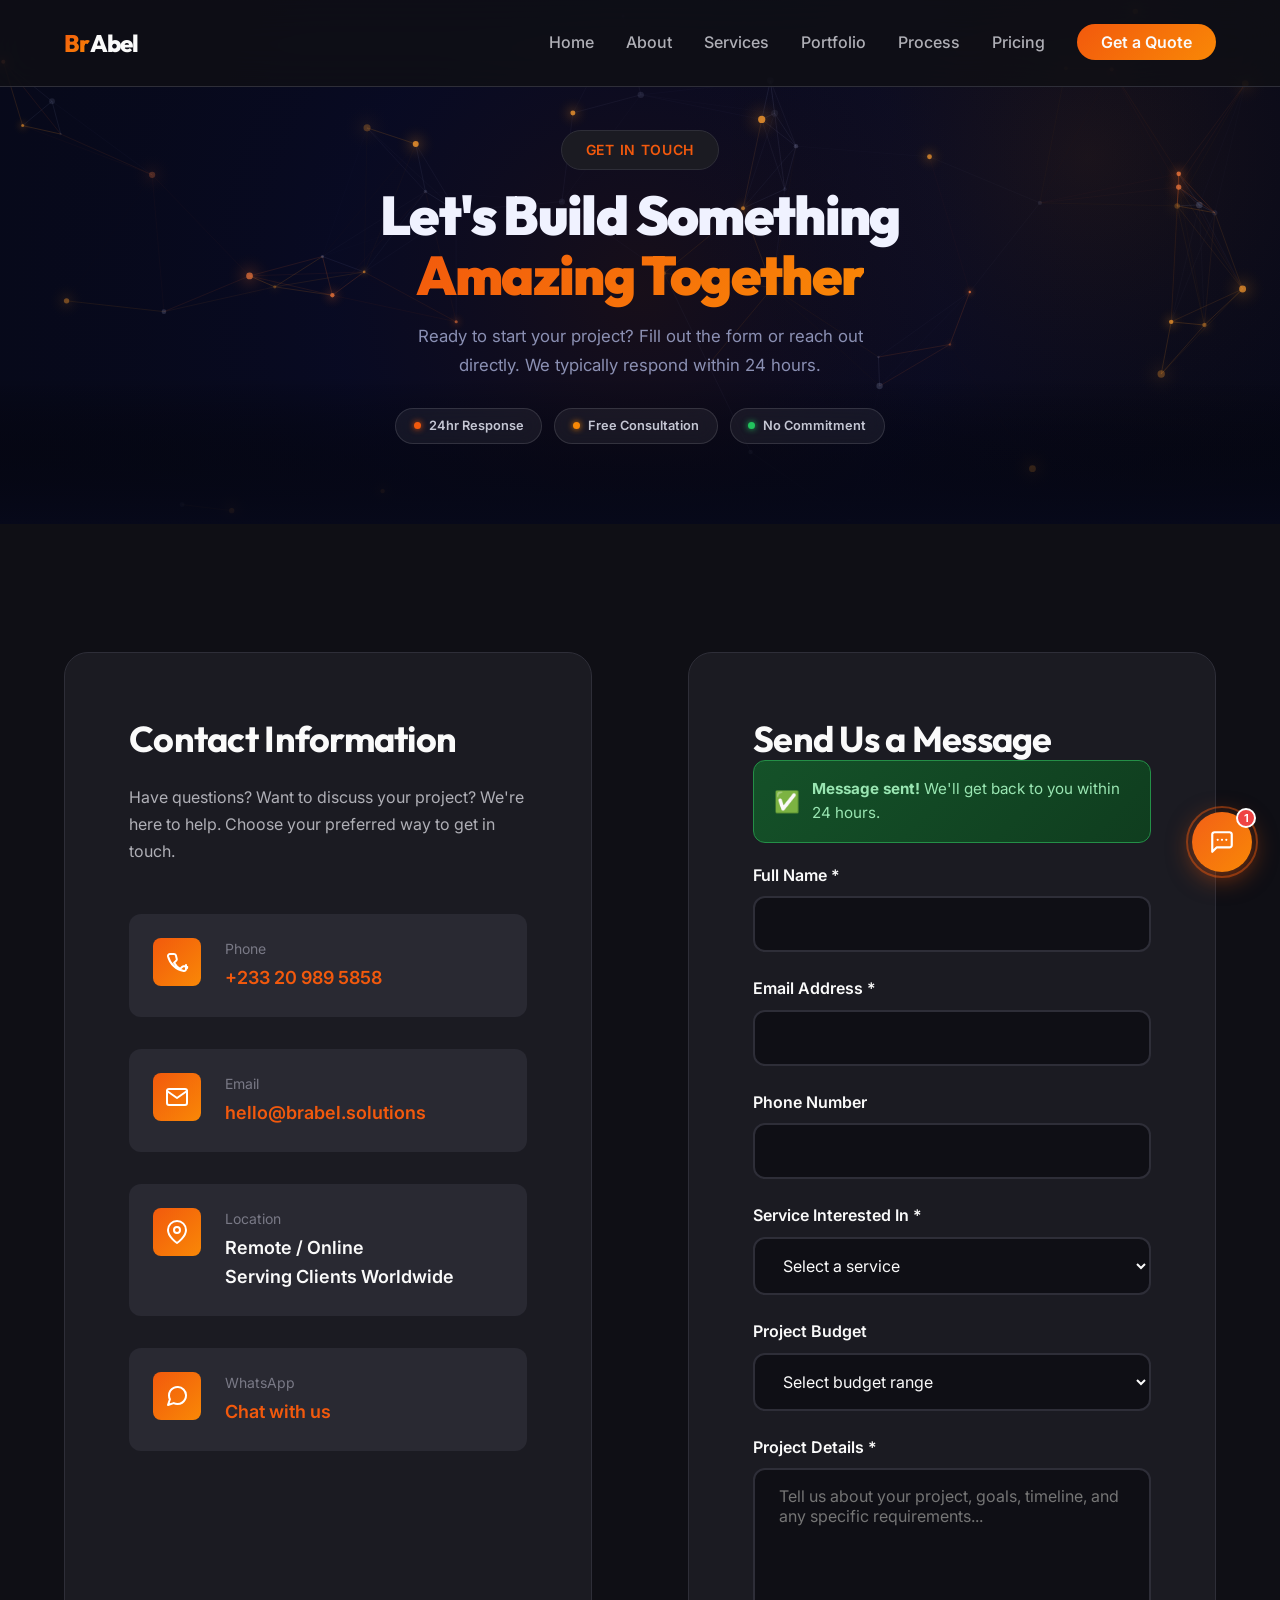
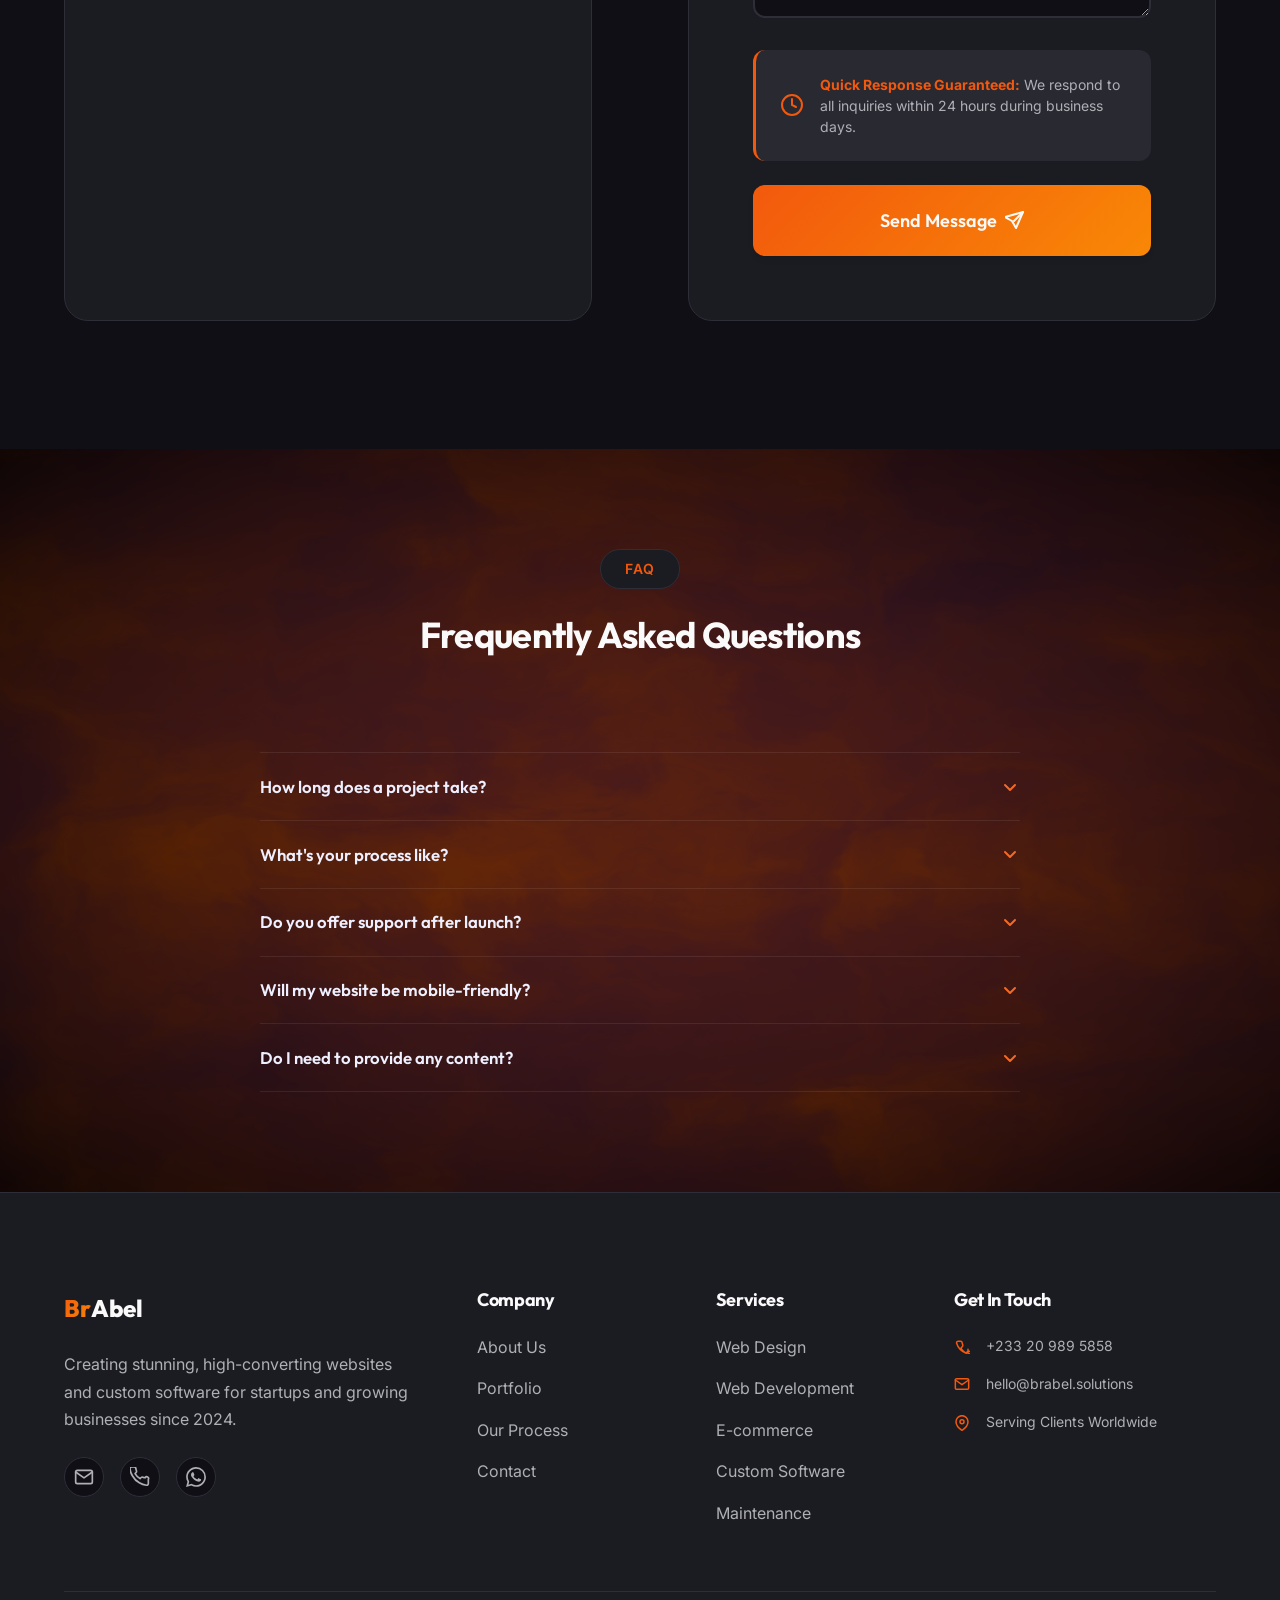
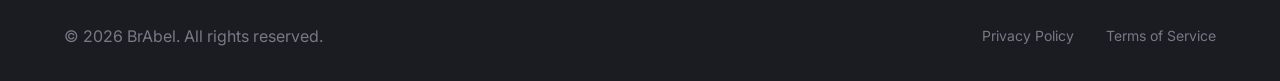
<file: contact.html>
<!DOCTYPE html>
<html lang="en">

<head>
    <meta charset="UTF-8">
    <meta name="viewport" content="width=device-width, initial-scale=1.0">
    <meta name="description"
        content="Get in touch with BrAbel. Request a free quote for your web design project or schedule a consultation with our team.">

    <!-- Open Graph / Facebook -->
    <meta property="og:type" content="website">
    <meta property="og:url" content="https://brabel.solutions/contact.html">
    <meta property="og:title" content="Contact Us - BrAbel">
    <meta property="og:description"
        content="Get in touch with BrAbel. Request a free quote for your web design project or schedule a consultation with our team.">
    <meta property="og:image" content="https://brabel.solutions/assets/images/logo.jpeg">
    <meta property="og:site_name" content="BrAbel">

    <!-- Twitter Card -->
    <meta name="twitter:card" content="summary_large_image">
    <meta name="twitter:title" content="Contact Us - BrAbel">
    <meta name="twitter:description"
        content="Get in touch with BrAbel. Request a free quote for your web design project or schedule a consultation with our team.">
    <meta name="twitter:image" content="https://brabel.solutions/assets/images/logo.jpeg">
    <title>Contact Us - BrAbel</title>

    <link rel="preconnect" href="https://fonts.googleapis.com">
    <link rel="preconnect" href="https://fonts.gstatic.com" crossorigin>
    <link
        href="https://fonts.googleapis.com/css2?family=Inter:wght@300;400;500;600;700;800&family=Outfit:wght@400;500;600;700;800&display=swap"
        rel="stylesheet">

    <!-- Favicon -->
    <link rel="icon" type="image/jpeg" href="assets/images/logo.jpeg">
    <link rel="apple-touch-icon" href="assets/images/logo.jpeg">

    <link rel="stylesheet" href="assets/css/styles.css">

    <link rel="canonical" href="https://brabel.solutions/contact.html">
</head>

<body>
    <!-- Navigation -->
    <nav class="navbar" id="navbar">
        <div class="container nav-container">
            <a href="index.html" class="logo">
                <span class="logo-pixel">Br</span><span class="logo-craft">Abel</span>
            </a>

            <ul class="nav-menu" id="navMenu">
                <li><a href="index.html" class="nav-link">Home</a></li>
                <li><a href="about.html" class="nav-link">About</a></li>
                <li><a href="services.html" class="nav-link">Services</a></li>
                <li><a href="portfolio.html" class="nav-link">Portfolio</a></li>
                <li><a href="process.html" class="nav-link">Process</a></li>
                <li><a href="pricing.html" class="nav-link">Pricing</a></li>
                <li><a href="contact.html" class="nav-link nav-cta active">Get a Quote</a></li>
            </ul>

            <button class="mobile-toggle" id="mobileToggle" aria-label="Toggle navigation">
                <span></span>
                <span></span>
                <span></span>
            </button>
        </div>
    </nav>

    <!-- Page Header � Canvas Hero -->
    <section class="contact-hero-wrap" id="contactHero">
        <canvas id="contactHeroCanvas" class="contact-hero-canvas"></canvas>
        <div class="container" style="position:relative;z-index:2;text-align:center;">
            <span class="section-badge" style="margin-bottom:1rem;display:inline-block;">Get In Touch</span>
            <h1
                style="font-size:clamp(2rem,4.5vw,3.4rem);font-weight:900;color:#f0f2ff;letter-spacing:-.03em;line-height:1.1;margin-bottom:1rem;font-family:'Outfit',sans-serif;">
                Let's Build Something<br>
                <span class="contact-grad">Amazing Together</span>
            </h1>
            <p
                style="font-size:1.05rem;color:rgba(180,188,230,.75);max-width:500px;margin:0 auto 1.8rem;line-height:1.7;">
                Ready to start your project? Fill out the form or reach out directly. We typically respond within 24
                hours.</p>
            <div class="contact-hero-chips">
                <div class="chero-chip"><span class="chero-dot"></span> 24hr Response</div>
                <div class="chero-chip"><span class="chero-dot chero-dot-amber"></span> Free Consultation</div>
                <div class="chero-chip"><span class="chero-dot chero-dot-green"></span> No Commitment</div>
            </div>
        </div>
    </section>

    <!-- Contact Section -->
    <section class="section">
        <div class="container">
            <div class="contact-container">
                <!-- Contact Info -->
                <div class="contact-info">
                    <h2>Contact Information</h2>
                    <p class="contact-info-text">
                        Have questions? Want to discuss your project? We're here to help.
                        Choose your preferred way to get in touch.
                    </p>

                    <div class="contact-methods">
                        <div class="contact-method">
                            <div class="contact-method-icon">
                                <svg width="24" height="24" viewBox="0 0 24 24" fill="none">
                                    <path
                                        d="M21 15v4a2 2 0 01-2.18 2A19.79 19.79 0 013 6.18 2 2 0 015 4h4a2 2 0 012 1.72c.127.96.361 1.903.7 2.81a2 2 0 01-.45 2.11L9.09 12.8a16 16 0 006.11 6.11l2.16-2.16a2 2 0 012.11-.45c.907.339 1.85.573 2.81.7A2 2 0 0121 19z"
                                        stroke="currentColor" stroke-width="2" stroke-linecap="round"
                                        stroke-linejoin="round" />
                                </svg>
                            </div>
                            <div>
                                <div class="contact-method-label">Phone</div>
                                <div class="contact-method-value"><a href="tel:+233209895858">+233 20 989 5858</a></div>
                            </div>
                        </div>

                        <div class="contact-method">
                            <div class="contact-method-icon">
                                <svg width="24" height="24" viewBox="0 0 24 24" fill="none">
                                    <path
                                        d="M4 4h16c1.1 0 2 .9 2 2v12c0 1.1-.9 2-2 2H4c-1.1 0-2-.9-2-2V6c0-1.1.9-2 2-2z"
                                        stroke="currentColor" stroke-width="2" stroke-linecap="round"
                                        stroke-linejoin="round" />
                                    <path d="M22 6l-10 7L2 6" stroke="currentColor" stroke-width="2"
                                        stroke-linecap="round" stroke-linejoin="round" />
                                </svg>
                            </div>
                            <div>
                                <div class="contact-method-label">Email</div>
                                <div class="contact-method-value"><a
                                        href="mailto:hello@brabel.solutions">hello@brabel.solutions</a></div>
                            </div>
                        </div>

                        <div class="contact-method">
                            <div class="contact-method-icon">
                                <svg width="24" height="24" viewBox="0 0 24 24" fill="none">
                                    <path d="M21 10c0 7-9 13-9 13s-9-6-9-13a9 9 0 0118 0z" stroke="currentColor"
                                        stroke-width="2" stroke-linecap="round" stroke-linejoin="round" />
                                    <circle cx="12" cy="10" r="3" stroke="currentColor" stroke-width="2"
                                        stroke-linecap="round" stroke-linejoin="round" />
                                </svg>
                            </div>
                            <div>
                                <div class="contact-method-label">Location</div>
                                <div class="contact-method-value">Remote / Online<br>Serving Clients Worldwide</div>
                            </div>
                        </div>

                        <div class="contact-method">
                            <div class="contact-method-icon">
                                <svg width="24" height="24" viewBox="0 0 24 24" fill="none">
                                    <path
                                        d="M21 11.5a8.38 8.38 0 01-.9 3.8 8.5 8.5 0 01-7.6 4.7 8.38 8.38 0 01-3.8-.9L3 21l1.9-5.7a8.38 8.38 0 01-.9-3.8 8.5 8.5 0 014.7-7.6 8.38 8.38 0 013.8-.9h.5a8.48 8.48 0 018 8v.5z"
                                        stroke="currentColor" stroke-width="2" stroke-linecap="round"
                                        stroke-linejoin="round" />
                                </svg>
                            </div>
                            <div>
                                <div class="contact-method-label">WhatsApp</div>
                                <div class="contact-method-value"><a href="https://wa.me/233209895858"
                                        target="_blank">Chat with us</a></div>
                            </div>
                        </div>
                    </div>
                </div>

                <!-- Contact Form -->
                <div class="form-container">
                    <h2>Send Us a Message</h2>
                    <form id="contactForm" action="https://formsubmit.co/hello@brabel.solutions" method="POST">
                        <!-- Success banner shown on return -->
                        <div id="formSuccess" style="display:none;background:linear-gradient(135deg,hsl(140,60%,20%),hsl(140,60%,15%));border:1px solid hsl(140,60%,35%);border-radius:var(--radius-lg);padding:1rem 1.25rem;margin-bottom:1.25rem;color:hsl(140,60%,75%);font-size:.95rem;display:flex;align-items:center;gap:.75rem;">
                            <span style="font-size:1.3rem;">&#x2705;</span>
                            <span><strong>Message sent!</strong> We'll get back to you within 24 hours.</span>
                        </div>
                        <!-- FormSubmit.co Configuration -->
                        <input type="hidden" name="_captcha" value="false">
                        <input type="hidden" name="_subject" value="New Inquiry from BrAbel Website">
                        <input type="hidden" name="_next" value="https://brabel.solutions/contact.html">
                        <input type="hidden" name="_template" value="table">
                        <input type="hidden" name="_autoresponse"
                            value="Hi there! 👋 Thank you for reaching out to BrAbel. We've received your message and will get back to you within 24 hours. In the meantime, feel free to browse our portfolio at brabel.solutions. �— The BrAbel Team">
                        <div class="form-group">
                            <label for="name" class="form-label">Full Name *</label>
                            <input type="text" id="name" name="name" class="form-input" required>
                        </div>

                        <div class="form-group">
                            <label for="email" class="form-label">Email Address *</label>
                            <input type="email" id="email" name="email" class="form-input" required>
                        </div>

                        <div class="form-group">
                            <label for="phone" class="form-label">Phone Number</label>
                            <input type="tel" id="phone" name="phone" class="form-input">
                        </div>

                        <div class="form-group">
                            <label for="service" class="form-label">Service Interested In *</label>
                            <select id="service" name="service" class="form-select" required>
                                <option value="">Select a service</option>
                                <option value="web-design">Web Design (UI/UX)</option>
                                <option value="web-development">Web Development</option>
                                <option value="ecommerce">E-commerce Website</option>
                                <option value="custom-software">Custom Software</option>
                                <option value="maintenance">Maintenance & Support</option>
                                <option value="other">Other</option>
                            </select>
                        </div>

                        <div class="form-group">
                            <label for="budget" class="form-label">Project Budget</label>
                            <select id="budget" name="budget" class="form-select">
                                <option value="">Select budget range</option>
                                <option value="under-5k">Under GH?5,000</option>
                                <option value="5k-15k">GH?5,000 - GH?15,000</option>
                                <option value="15k-40k">GH?15,000 - GH?40,000</option>
                                <option value="40k-plus">GH?40,000+</option>
                            </select>
                        </div>

                        <div class="form-group">
                            <label for="message" class="form-label">Project Details *</label>
                            <textarea id="message" name="message" class="form-textarea"
                                placeholder="Tell us about your project, goals, timeline, and any specific requirements..."
                                required></textarea>
                        </div>

                        <div
                            style="display: flex; align-items: center; gap: var(--spacing-md); padding: var(--spacing-lg); background: var(--color-surface-light); border-radius: var(--radius-lg); margin-bottom: var(--spacing-lg); border-left: 3px solid var(--color-primary);">
                            <svg width="24" height="24" viewBox="0 0 24 24" fill="none"
                                style="flex-shrink: 0; color: var(--color-primary);">
                                <circle cx="12" cy="12" r="10" stroke="currentColor" stroke-width="2" />
                                <path d="M12 6v6l4 2" stroke="currentColor" stroke-width="2" stroke-linecap="round" />
                            </svg>
                            <p
                                style="margin: 0; font-size: var(--font-size-sm); color: var(--color-text-secondary); line-height: 1.5;">
                                <strong style="color: var(--color-primary);">Quick Response Guaranteed:</strong> We
                                respond to all inquiries within 24 hours during business days.
                            </p>
                        </div>

                        <button type="submit" class="btn btn-primary btn-large form-submit">
                            Send Message
                            <svg width="20" height="20" viewBox="0 0 20 20" fill="none">
                                <path d="M18 2L9 11" stroke="currentColor" stroke-width="2" stroke-linecap="round"
                                    stroke-linejoin="round" />
                                <path d="M18 2l-7 16-4-7-7-4 18-5z" stroke="currentColor" stroke-width="2"
                                    stroke-linecap="round" stroke-linejoin="round" />
                            </svg>
                        </button>
                    </form>
                </div>
            </div>
        </div>
    </section>

    <!-- FAQ Section � Shader Canvas -->
    <section class="faq-section-wrap" id="faqSection">
        <canvas id="faqShaderCanvas" class="faq-shader-canvas"></canvas>
        <div class="container" style="position:relative;z-index:2;">
            <div class="section-header">
                <span class="section-badge">FAQ</span>
                <h2 class="section-title">Frequently Asked Questions</h2>
            </div>

            <div class="faq-accordion">
                <div class="faq-item">
                    <button class="faq-q" aria-expanded="false">
                        <span>How long does a project take?</span>
                        <svg class="faq-chevron" width="20" height="20" viewBox="0 0 20 20" fill="none">
                            <path d="M5 8l5 5 5-5" stroke="currentColor" stroke-width="2" stroke-linecap="round"
                                stroke-linejoin="round" />
                        </svg>
                    </button>
                    <div class="faq-a">
                        <p>Most projects take 4�8 weeks from start to finish, depending on complexity. We'll provide a
                            detailed timeline during our initial consultation.</p>
                    </div>
                </div>
                <div class="faq-item">
                    <button class="faq-q" aria-expanded="false">
                        <span>What's your process like?</span>
                        <svg class="faq-chevron" width="20" height="20" viewBox="0 0 20 20" fill="none">
                            <path d="M5 8l5 5 5-5" stroke="currentColor" stroke-width="2" stroke-linecap="round"
                                stroke-linejoin="round" />
                        </svg>
                    </button>
                    <div class="faq-a">
                        <p>We follow a proven 6-step process: Discovery, Strategy, Design, Development, Testing, and
                            Launch. You'll be involved every step of the way.</p>
                    </div>
                </div>
                <div class="faq-item">
                    <button class="faq-q" aria-expanded="false">
                        <span>Do you offer support after launch?</span>
                        <svg class="faq-chevron" width="20" height="20" viewBox="0 0 20 20" fill="none">
                            <path d="M5 8l5 5 5-5" stroke="currentColor" stroke-width="2" stroke-linecap="round"
                                stroke-linejoin="round" />
                        </svg>
                    </button>
                    <div class="faq-a">
                        <p>Yes! We provide 30 days of free post-launch support and offer ongoing maintenance packages to
                            keep your site running smoothly.</p>
                    </div>
                </div>
                <div class="faq-item">
                    <button class="faq-q" aria-expanded="false">
                        <span>Will my website be mobile-friendly?</span>
                        <svg class="faq-chevron" width="20" height="20" viewBox="0 0 20 20" fill="none">
                            <path d="M5 8l5 5 5-5" stroke="currentColor" stroke-width="2" stroke-linecap="round"
                                stroke-linejoin="round" />
                        </svg>
                    </button>
                    <div class="faq-a">
                        <p>Absolutely. Every website we build is fully responsive and tested across all major devices
                            and browsers � desktop, tablet, and mobile.</p>
                    </div>
                </div>
                <div class="faq-item">
                    <button class="faq-q" aria-expanded="false">
                        <span>Do I need to provide any content?</span>
                        <svg class="faq-chevron" width="20" height="20" viewBox="0 0 20 20" fill="none">
                            <path d="M5 8l5 5 5-5" stroke="currentColor" stroke-width="2" stroke-linecap="round"
                                stroke-linejoin="round" />
                        </svg>
                    </button>
                    <div class="faq-a">
                        <p>We can work with content you provide, or our team can help with copywriting and sourcing
                            visuals. We'll guide you through exactly what we need.</p>
                    </div>
                </div>
            </div>
        </div>
    </section>

    <!-- Footer -->
    <footer class="footer">
        <div class="container">
            <div class="footer-content">
                <div class="footer-col">
                    <a href="index.html" class="footer-logo">
                        <span class="logo-pixel">Br</span><span class="logo-craft">Abel</span>
                    </a>
                    <p class="footer-description">
                        Creating stunning, high-converting websites and custom software for startups and growing businesses since 2024.
                    </p>
                    <div class="social-links">
                        <a href="mailto:hello@brabel.solutions" aria-label="Email" class="social-link">
                            <svg width="20" height="20" viewBox="0 0 24 24" fill="none" stroke="currentColor"
                                stroke-width="2" stroke-linecap="round" stroke-linejoin="round">
                                <path d="M4 4h16c1.1 0 2 .9 2 2v12c0 1.1-.9 2-2 2H4c-1.1 0-2-.9-2-2V6c0-1.1.9-2 2-2z" />
                                <polyline points="22,6 12,13 2,6" />
                            </svg>
                        </a>
                        <a href="tel:+233209895858" aria-label="Phone" class="social-link">
                            <svg width="20" height="20" viewBox="0 0 24 24" fill="none" stroke="currentColor"
                                stroke-width="2" stroke-linecap="round" stroke-linejoin="round">
                                <path
                                    d="M22 16.92v3a2 2 0 01-2.18 2 19.79 19.79 0 01-8.63-3.07A19.5 19.5 0 013.07 10.8a19.79 19.79 0 01-3.07-8.66A2 2 0 012 0h3a2 2 0 012 1.72c.127.96.361 1.903.7 2.81a2 2 0 01-.45 2.11L6.09 7.91a16 16 0 006 6l1.27-1.27a2 2 0 012.11-.45c.907.339 1.85.573 2.81.7A2 2 0 0122 14.92z" />
                            </svg>
                        </a>
                        <a href="https://wa.me/233209895858" aria-label="WhatsApp" class="social-link" target="_blank"
                            rel="noopener">
                            <svg width="20" height="20" viewBox="0 0 24 24" fill="currentColor">
                                <path
                                    d="M17.472 14.382c-.297-.149-1.758-.867-2.03-.967-.273-.099-.471-.148-.67.15-.197.297-.767.966-.94 1.164-.173.199-.347.223-.644.075-.297-.15-1.255-.463-2.39-1.475-.883-.788-1.48-1.761-1.653-2.059-.173-.297-.018-.458.13-.606.134-.133.298-.347.446-.52.149-.174.198-.298.298-.497.099-.198.05-.371-.025-.52-.075-.149-.669-1.612-.916-2.207-.242-.579-.487-.5-.669-.51-.173-.008-.371-.01-.57-.01-.198 0-.52.074-.792.372-.272.297-1.04 1.016-1.04 2.479 0 1.462 1.065 2.875 1.213 3.074.149.198 2.096 3.2 5.077 4.487.709.306 1.262.489 1.694.625.712.227 1.36.195 1.871.118.571-.085 1.758-.719 2.006-1.413.248-.694.248-1.289.173-1.413-.074-.124-.272-.198-.57-.347m-5.421 7.403h-.004a9.87 9.87 0 01-5.031-1.378l-.361-.214-3.741.982.998-3.648-.235-.374a9.86 9.86 0 01-1.51-5.26c.001-5.45 4.436-9.884 9.888-9.884 2.64 0 5.122 1.03 6.988 2.898a9.825 9.825 0 012.893 6.994c-.003 5.45-4.437 9.884-9.885 9.884m8.413-18.297A11.815 11.815 0 0012.05 0C5.495 0 .16 5.335.157 11.892c0 2.096.547 4.142 1.588 5.945L.057 24l6.305-1.654a11.882 11.882 0 005.683 1.448h.005c6.554 0 11.89-5.335 11.893-11.893a11.821 11.821 0 00-3.48-8.413z" />
                            </svg>
                        </a>
                    </div>
                </div>

                <div class="footer-col">
                    <h4 class="footer-heading">Company</h4>
                    <ul class="footer-links">
                        <li><a href="about.html">About Us</a></li>
                        <li><a href="portfolio.html">Portfolio</a></li>
                        <li><a href="process.html">Our Process</a></li>
                        <li><a href="contact.html">Contact</a></li>
                    </ul>
                </div>

                <div class="footer-col">
                    <h4 class="footer-heading">Services</h4>
                    <ul class="footer-links">
                        <li><a href="services.html#web-design">Web Design</a></li>
                        <li><a href="services.html#web-development">Web Development</a></li>
                        <li><a href="services.html#ecommerce">E-commerce</a></li>
                        <li><a href="services.html#custom-software">Custom Software</a></li>
                        <li><a href="services.html#maintenance">Maintenance</a></li>
                    </ul>
                </div>

                <div class="footer-col">
                    <h4 class="footer-heading">Get In Touch</h4>
                    <ul class="footer-contact">
                        <li>
                            <svg width="16" height="16" viewBox="0 0 16 16" fill="none">
                                <path
                                    d="M14 11.2v2.4a1.6 1.6 0 01-1.744 1.6A15.832 15.832 0 012.544 4.944 1.6 1.6 0 014.144 3.2h2.4a1.6 1.6 0 011.6 1.376c.102.768.289 1.522.56 2.248a1.6 1.6 0 01-.36 1.688L6.872 10.24a12.8 12.8 0 004.888 4.888l1.728-1.472a1.6 1.6 0 011.688-.36c.726.271 1.48.458 2.248.56A1.6 1.6 0 0114 14.4z"
                                    stroke="currentColor" stroke-width="1.5" stroke-linecap="round"
                                    stroke-linejoin="round" />
                            </svg>
                            +233 20 989 5858
                        </li>
                        <li>
                            <svg width="16" height="16" viewBox="0 0 16 16" fill="none">
                                <path
                                    d="M2.667 2.667h10.666c.734 0 1.334.6 1.334 1.333v8c0 .733-.6 1.333-1.334 1.333H2.667c-.734 0-1.334-.6-1.334-1.333V4c0-.733.6-1.333 1.334-1.333z"
                                    stroke="currentColor" stroke-width="1.5" stroke-linecap="round"
                                    stroke-linejoin="round" />
                                <path d="M14.667 4L8 8.667 1.333 4" stroke="currentColor" stroke-width="1.5"
                                    stroke-linecap="round" stroke-linejoin="round" />
                            </svg>
                            hello@brabel.solutions
                        </li>
                        <li>
                            <svg width="16" height="16" viewBox="0 0 16 16" fill="none">
                                <path d="M14 6.667c0 4.666-6 8.666-6 8.666s-6-4-6-8.666a6 6 0 0112 0z"
                                    stroke="currentColor" stroke-width="1.5" stroke-linecap="round"
                                    stroke-linejoin="round" />
                                <circle cx="8" cy="6.667" r="2" stroke="currentColor" stroke-width="1.5"
                                    stroke-linecap="round" stroke-linejoin="round" />
                            </svg>
                            Serving Clients Worldwide
                        </li>
                    </ul>
                </div>
            </div>

            <div class="footer-bottom">
                <p>&copy; 2026 BrAbel. All rights reserved.</p>
                <div class="footer-legal">
                    <a href="privacy.html">Privacy Policy</a>
                    <a href="terms.html">Terms of Service</a>
                </div>
            </div>
        </div>
    </footer>

    <script src="assets/js/script.js"></script>
    <script src="assets/js/contact-canvas.js"></script>
    <script src="assets/js/faq-shader.js"></script>
    <script src="assets/js/livechat.js"></script>
</body>

</html>
</file>
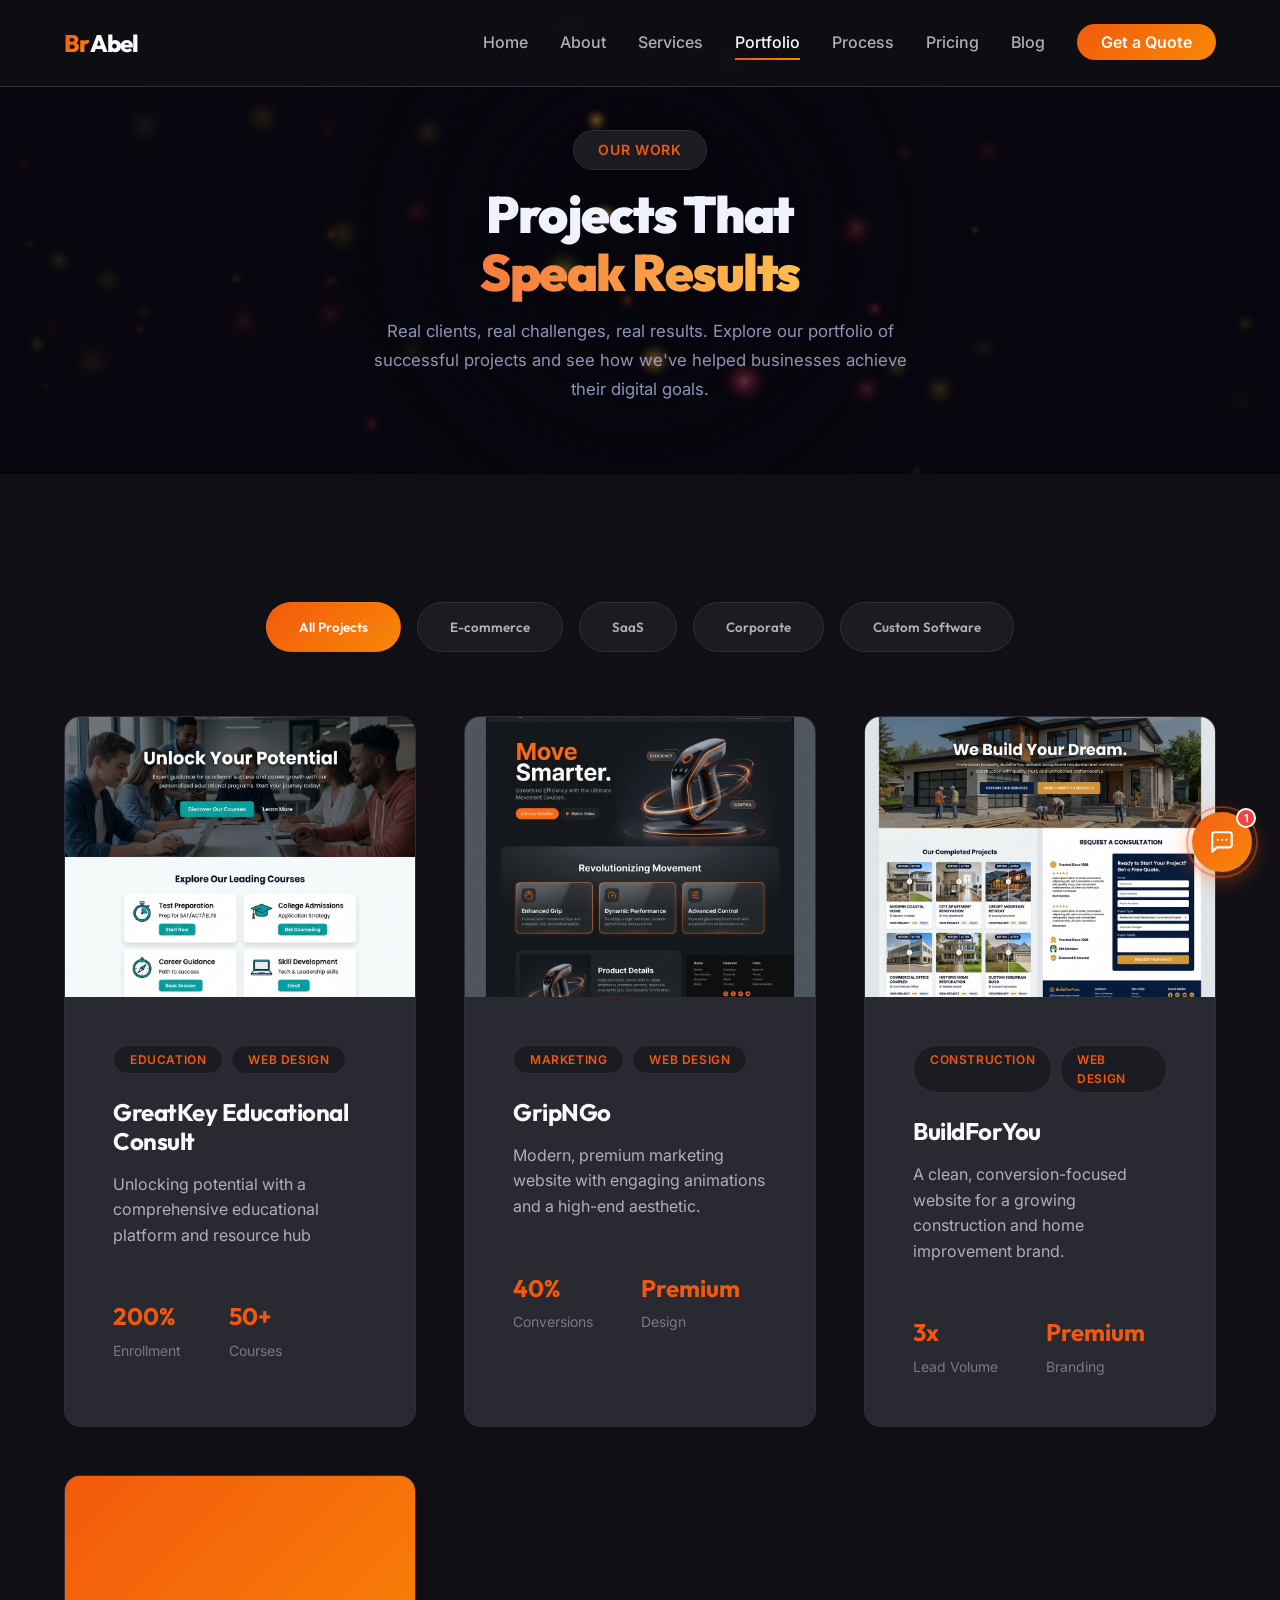
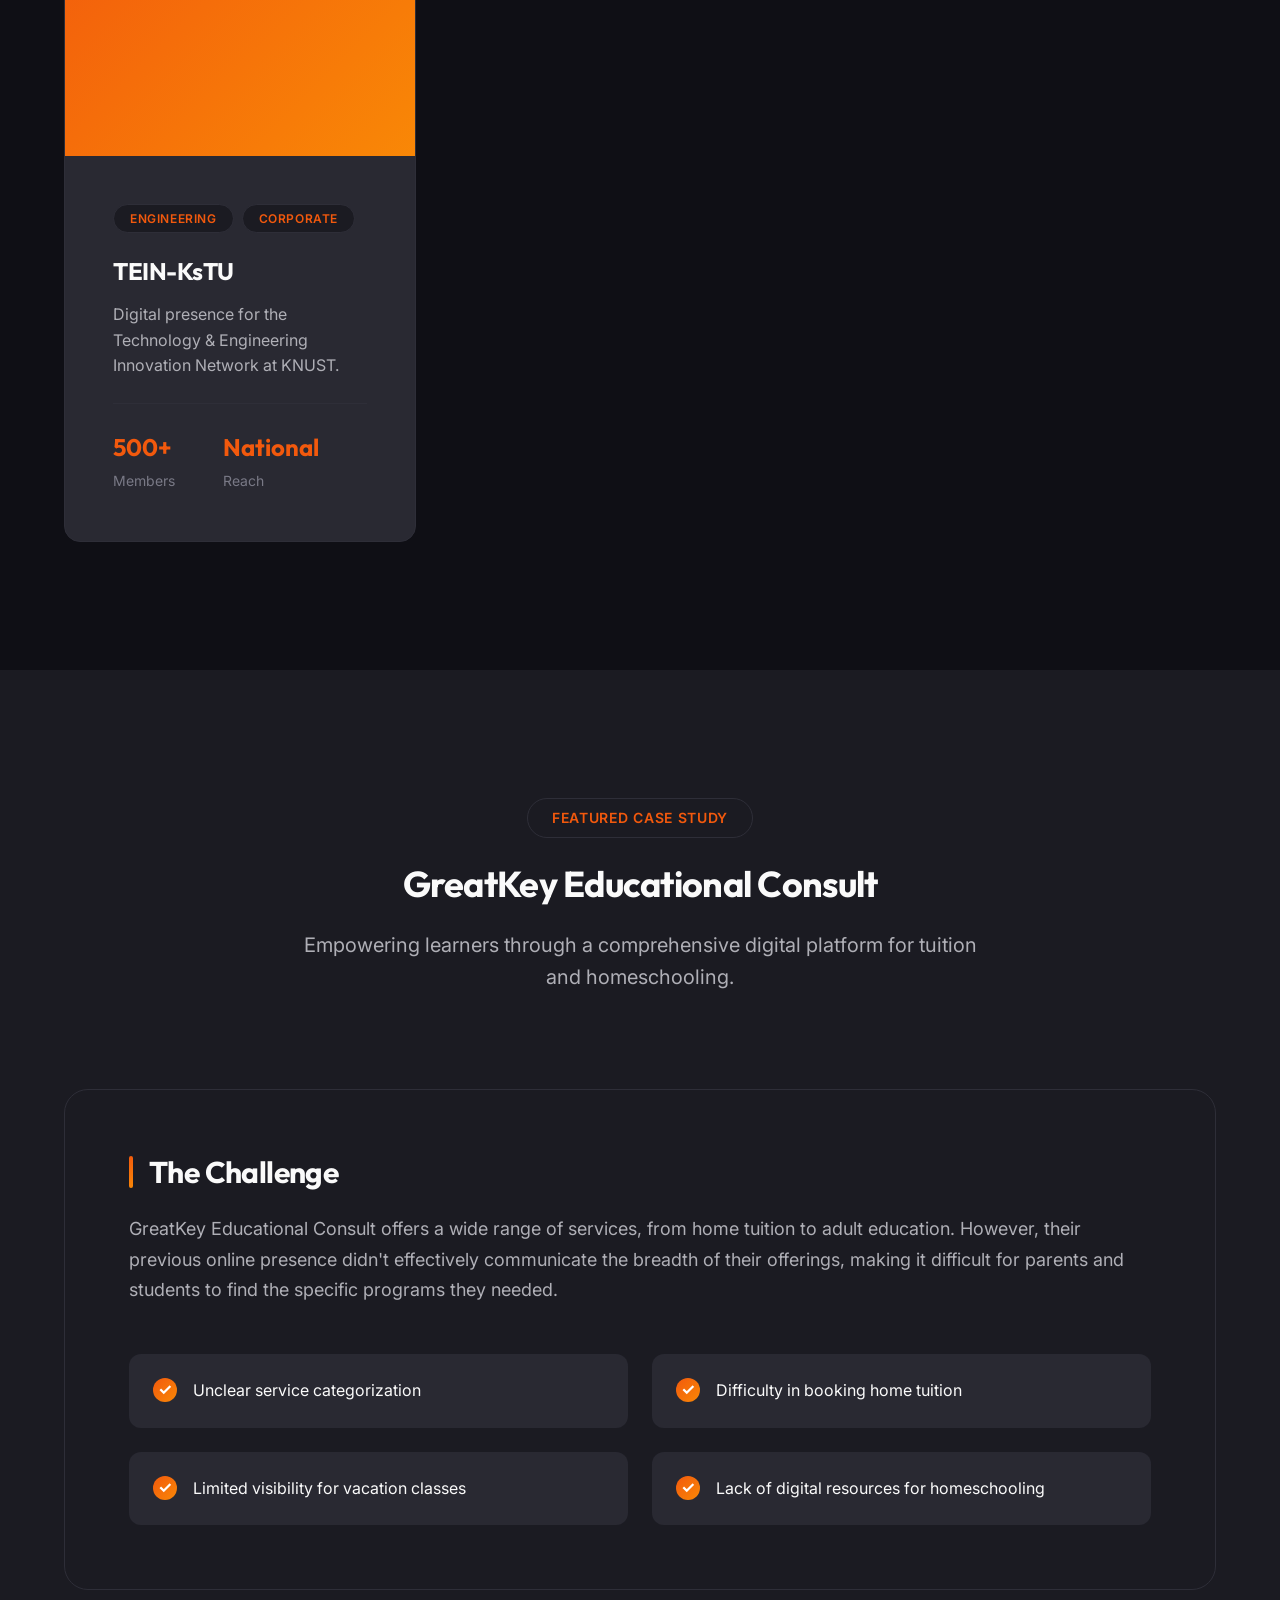
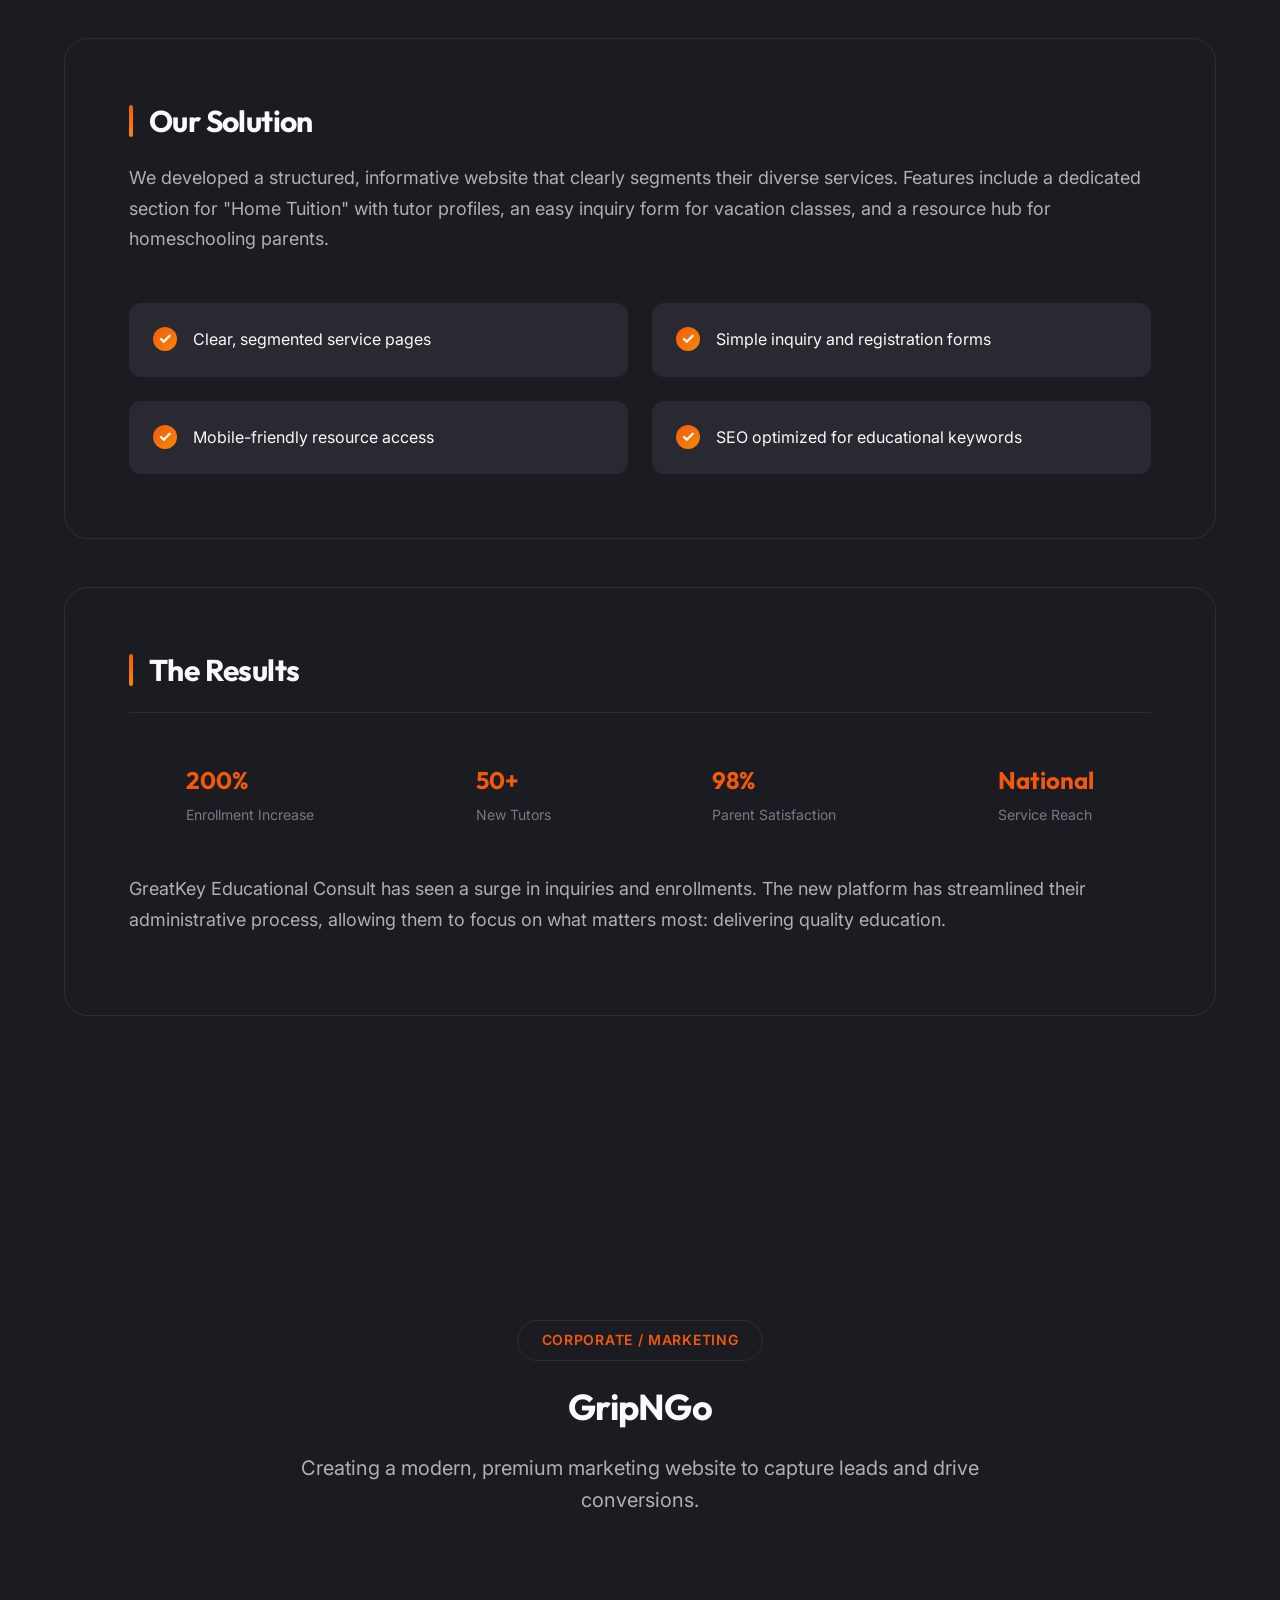
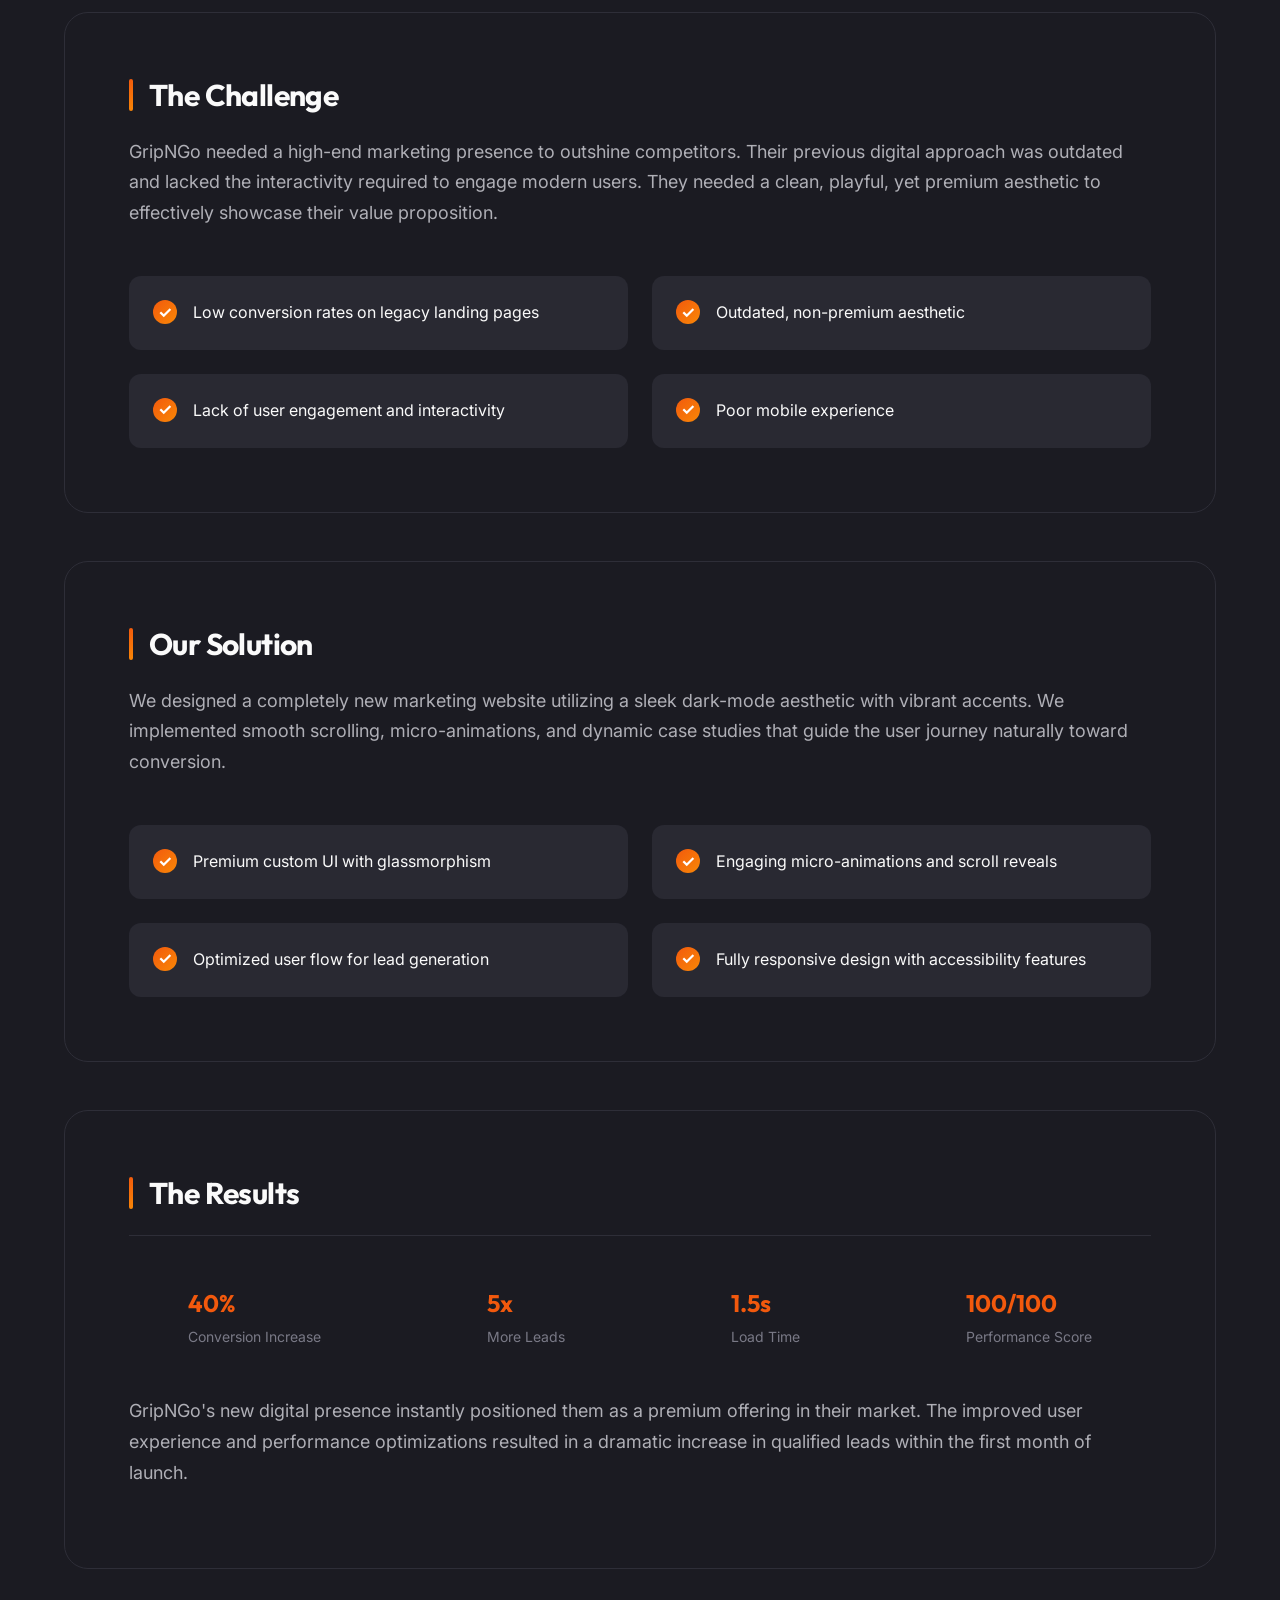
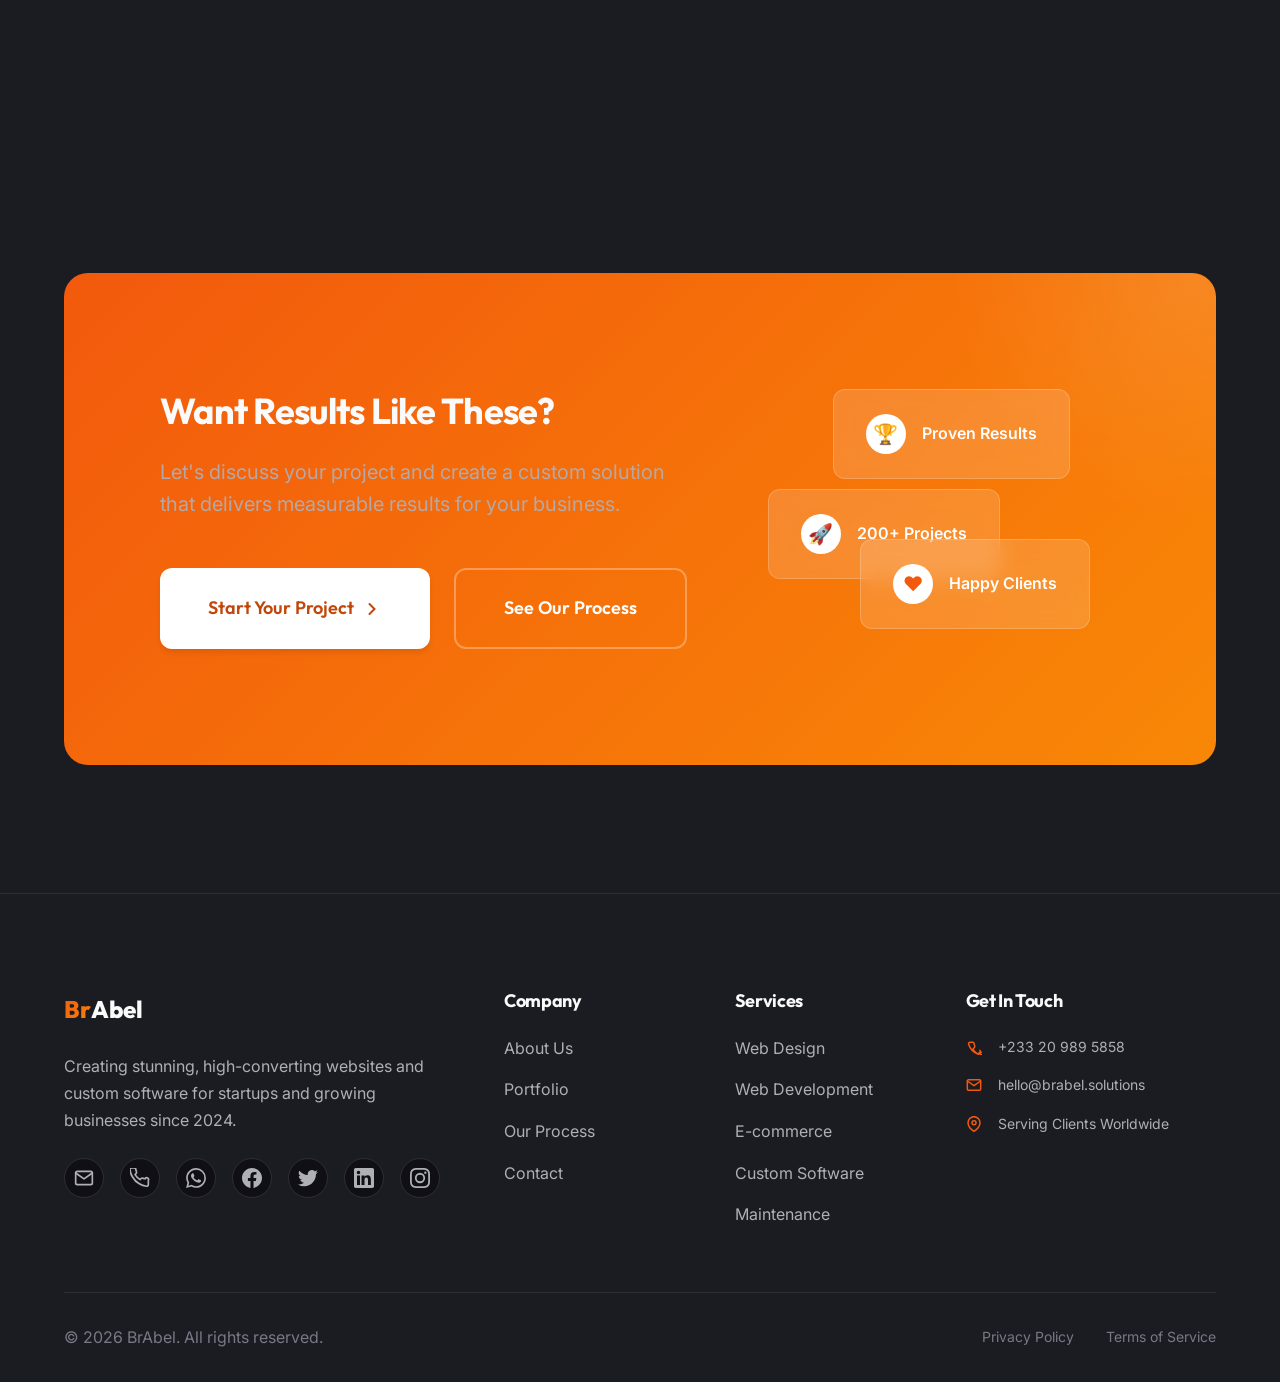
<file: portfolio.html>
<!DOCTYPE html>
<html lang="en">

<head>
    <meta charset="UTF-8">
    <meta name="viewport" content="width=device-width, initial-scale=1.0">
    <meta name="description"
        content="View our portfolio of successful web design and development projects. See case studies showcasing real results for our clients.">

    <!-- Open Graph / Facebook -->
    <meta property="og:type" content="website">
    <meta property="og:url" content="https://brabel.solutions/portfolio.html">
    <meta property="og:title" content="Portfolio - BrAbel">
    <meta property="og:description"
        content="View our portfolio of successful web design and development projects. See case studies showcasing real results for our clients.">
    <meta property="og:image" content="https://brabel.solutions/assets/images/logo.jpeg">
    <meta property="og:site_name" content="BrAbel">

    <!-- Twitter Card -->
    <meta name="twitter:card" content="summary_large_image">
    <meta name="twitter:title" content="Portfolio - BrAbel">
    <meta name="twitter:description"
        content="View our portfolio of successful web design and development projects. See case studies showcasing real results for our clients.">
    <meta name="twitter:image" content="https://brabel.solutions/assets/images/logo.jpeg">
    <title>Portfolio - BrAbel</title>

    <link rel="preconnect" href="https://fonts.googleapis.com">
    <link rel="preconnect" href="https://fonts.gstatic.com" crossorigin>
    <link
        href="https://fonts.googleapis.com/css2?family=Inter:wght@300;400;500;600;700;800&family=Outfit:wght@400;500;600;700;800&display=swap"
        rel="stylesheet">

    <!-- Favicon -->
    <link rel="icon" type="image/jpeg" href="assets/images/logo.jpeg">
    <link rel="apple-touch-icon" href="assets/images/logo.jpeg">

    <link rel="stylesheet" href="assets/css/styles.css">

    <link rel="canonical" href="https://brabel.solutions/portfolio.html">
</head>

<body>
    <!-- Navigation -->
    <nav class="navbar" id="navbar">
        <div class="container nav-container">
            <a href="index.html" class="logo">
                <span class="logo-pixel">Br</span><span class="logo-craft">Abel</span>
            </a>

            <ul class="nav-menu" id="navMenu">
                <li><a href="index.html" class="nav-link">Home</a></li>
                <li><a href="about.html" class="nav-link">About</a></li>
                <li><a href="services.html" class="nav-link">Services</a></li>
                <li><a href="portfolio.html" class="nav-link active">Portfolio</a></li>
                <li><a href="process.html" class="nav-link">Process</a></li>
                <li><a href="pricing.html" class="nav-link">Pricing</a></li>
                <li><a href="blog.html" class="nav-link">Blog</a></li>
                <li><a href="contact.html" class="nav-link nav-cta">Get a Quote</a></li>
            </ul>

            <button class="mobile-toggle" id="mobileToggle" aria-label="Toggle navigation">
                <span></span>
                <span></span>
                <span></span>
            </button>
        </div>
    </nav>

    <!-- Page Header � Bokeh Canvas -->
    <section class="subpage-hero-wrap" id="portfolioHero">
        <canvas id="portfolioHeroCanvas" class="subpage-hero-canvas"></canvas>
        <div class="container subpage-hero-content">
            <span class="section-badge" style="margin-bottom:1rem;display:inline-block;">Our Work</span>
            <h1 class="page-title">Projects That<br><span class="hero-accent">Speak Results</span></h1>
            <p class="page-description">Real clients, real challenges, real results. Explore our portfolio of successful
                projects and see how we've helped businesses achieve their digital goals.</p>
        </div>
    </section>

    <!-- Portfolio Filter -->
    <section class="section">
        <div class="container">
            <div class="portfolio-filter">
                <button class="filter-btn active" data-filter="all">All Projects</button>
                <button class="filter-btn" data-filter="ecommerce">E-commerce</button>
                <button class="filter-btn" data-filter="saas">SaaS</button>
                <button class="filter-btn" data-filter="corporate">Corporate</button>
                <button class="filter-btn" data-filter="software">Custom Software</button>
            </div>

            <!-- Portfolio Grid -->
            <div class="portfolio-grid">
                <div class="portfolio-card portfolio-item" data-category="corporate">
                    <div class="portfolio-image" id="portfolio1" style="padding:0;overflow:hidden;">
                        <img src="assets/images/mockup_greatkey.png" alt="GreatKey Educational Consult website screenshot" loading="lazy" style="width:100%;height:100%;object-fit:cover;display:block;">
                        <div class="portfolio-overlay">
                            <a href="#project1" class="portfolio-view">View Case Study</a>
                        </div>
                    </div>
                    <div class="portfolio-content">
                        <div class="portfolio-tags">
                            <span class="tag">Education</span>
                            <span class="tag">Web Design</span>
                        </div>
                        <h3 class="portfolio-title">GreatKey Educational Consult</h3>
                        <p class="portfolio-text">Unlocking potential with a comprehensive educational platform and
                            resource hub</p>
                        <div class="portfolio-metrics">
                            <div class="metric">
                                <span class="metric-value">200%</span>
                                <span class="metric-label">Enrollment</span>
                            </div>
                            <div class="metric">
                                <span class="metric-value">50+</span>
                                <span class="metric-label">Courses</span>
                            </div>
                        </div>
                    </div>
                </div>

                <div class="portfolio-card portfolio-item" data-category="corporate">
                    <div class="portfolio-image" id="portfolio2" style="padding:0;overflow:hidden;">
                        <img src="assets/images/mockup_gripngo.png" alt="GripNGo website screenshot" loading="lazy" style="width:100%;height:100%;object-fit:cover;display:block;">
                        <div class="portfolio-overlay">
                            <a href="#project2" class="portfolio-view">View Case Study</a>
                        </div>
                    </div>
                    <div class="portfolio-content">
                        <div class="portfolio-tags">
                            <span class="tag">Marketing</span>
                            <span class="tag">Web Design</span>
                        </div>
                        <h3 class="portfolio-title">GripNGo</h3>
                        <p class="portfolio-text">Modern, premium marketing website with engaging animations and a
                            high-end aesthetic.</p>
                        <div class="portfolio-metrics">
                            <div class="metric">
                                <span class="metric-value">40%</span>
                                <span class="metric-label">Conversions</span>
                            </div>
                            <div class="metric">
                                <span class="metric-value">Premium</span>
                                <span class="metric-label">Design</span>
                            </div>
                        </div>
                    </div>
                </div>

                <div class="portfolio-card portfolio-item" data-category="saas">
                    <div class="portfolio-image" id="portfolio3" style="padding:0;overflow:hidden;">
                        <img src="assets/images/mockup_buildforyou.png" alt="BuildForYou website screenshot" loading="lazy" style="width:100%;height:100%;object-fit:cover;display:block;">
                        <div class="portfolio-overlay">
                            <a href="#project3" class="portfolio-view">View Case Study</a>
                        </div>
                    </div>
                    <div class="portfolio-content">
                        <div class="portfolio-tags">
                            <span class="tag">Construction</span>
                            <span class="tag">Web Design</span>
                        </div>
                        <h3 class="portfolio-title">BuildForYou</h3>
                        <p class="portfolio-text">A clean, conversion-focused website for a growing construction and home improvement brand.</p>
                        <div class="portfolio-metrics">
                            <div class="metric">
                                <span class="metric-value">3x</span>
                                <span class="metric-label">Lead Volume</span>
                            </div>
                            <div class="metric">
                                <span class="metric-value">Premium</span>
                                <span class="metric-label">Branding</span>
                            </div>
                        </div>
                    </div>
                </div>

                <div class="portfolio-card portfolio-item" data-category="corporate">
                    <div class="portfolio-image" id="portfolio4">
                        <div class="portfolio-overlay">
                            <a href="#project4" class="portfolio-view">View Case Study</a>
                        </div>
                    </div>
                    <div class="portfolio-content">
                        <div class="portfolio-tags">
                            <span class="tag">Engineering</span>
                            <span class="tag">Corporate</span>
                        </div>
                        <h3 class="portfolio-title">TEIN-KsTU</h3>
                        <p class="portfolio-text">Digital presence for the Technology &amp; Engineering Innovation Network at KNUST.</p>
                        <div class="portfolio-metrics">
                            <div class="metric">
                                <span class="metric-value">500+</span>
                                <span class="metric-label">Members</span>
                            </div>
                            <div class="metric">
                                <span class="metric-value">National</span>
                                <span class="metric-label">Reach</span>
                            </div>
                        </div>
                    </div>
                </div>
            </div>
        </div>
    </section>

    <!-- Featured Case Study -->
    <section class="section section-dark" id="project1">
        <div class="container">
            <div class="section-header">
                <span class="section-badge">Featured Case Study</span>
                <h2 class="section-title">GreatKey Educational Consult</h2>
                <p class="section-description">
                    Empowering learners through a comprehensive digital platform for tuition and homeschooling.
                </p>
            </div>

            <div class="case-study-section">
                <h3>The Challenge</h3>
                <p class="service-detail-description">
                    GreatKey Educational Consult offers a wide range of services, from home tuition to adult education.
                    However, their previous online presence didn't effectively communicate the breadth of their
                    offerings,
                    making it difficult for parents and students to find the specific programs they needed.
                </p>
                <ul class="benefits-list">
                    <li>Unclear service categorization</li>
                    <li>Difficulty in booking home tuition</li>
                    <li>Limited visibility for vacation classes</li>
                    <li>Lack of digital resources for homeschooling</li>
                </ul>
            </div>

            <div class="case-study-section">
                <h3>Our Solution</h3>
                <p class="service-detail-description">
                    We developed a structured, informative website that clearly segments their diverse services.
                    Features
                    include a dedicated section for "Home Tuition" with tutor profiles, an easy inquiry form for
                    vacation
                    classes, and a resource hub for homeschooling parents.
                </p>
                <ul class="benefits-list">
                    <li>Clear, segmented service pages</li>
                    <li>Simple inquiry and registration forms</li>
                    <li>Mobile-friendly resource access</li>
                    <li>SEO optimized for educational keywords</li>
                </ul>
            </div>

            <div class="case-study-section">
                <h3>The Results</h3>
                <div class="portfolio-metrics" style="justify-content: space-around; padding: var(--spacing-2xl) 0;">
                    <div class="metric">
                        <span class="metric-value">200%</span>
                        <span class="metric-label">Enrollment Increase</span>
                    </div>
                    <div class="metric">
                        <span class="metric-value">50+</span>
                        <span class="metric-label">New Tutors</span>
                    </div>
                    <div class="metric">
                        <span class="metric-value">98%</span>
                        <span class="metric-label">Parent Satisfaction</span>
                    </div>
                    <div class="metric">
                        <span class="metric-value">National</span>
                        <span class="metric-label">Service Reach</span>
                    </div>
                </div>
                <p class="service-detail-description">
                    GreatKey Educational Consult has seen a surge in inquiries and enrollments. The new platform has
                    streamlined their administrative process, allowing them to focus on what matters most: delivering
                    quality education.
                </p>
            </div>
        </div>
    </section>

    <!-- Case Study: GripNGo -->
    <section class="section section-dark" id="project2">
        <div class="container">
            <div class="section-header">
                <span class="section-badge">Corporate / Marketing</span>
                <h2 class="section-title">GripNGo</h2>
                <p class="section-description">
                    Creating a modern, premium marketing website to capture leads and drive conversions.
                </p>
            </div>

            <div class="case-study-section">
                <h3>The Challenge</h3>
                <p class="service-detail-description">
                    GripNGo needed a high-end marketing presence to outshine competitors. Their previous digital
                    approach was outdated and lacked the interactivity required to engage modern users. They needed a
                    clean, playful, yet premium aesthetic to effectively showcase their value proposition.
                </p>
                <ul class="benefits-list">
                    <li>Low conversion rates on legacy landing pages</li>
                    <li>Outdated, non-premium aesthetic</li>
                    <li>Lack of user engagement and interactivity</li>
                    <li>Poor mobile experience</li>
                </ul>
            </div>

            <div class="case-study-section">
                <h3>Our Solution</h3>
                <p class="service-detail-description">
                    We designed a completely new marketing website utilizing a sleek dark-mode aesthetic with vibrant
                    accents. We implemented smooth scrolling, micro-animations, and dynamic case studies that guide the
                    user journey naturally toward conversion.
                </p>
                <ul class="benefits-list">
                    <li>Premium custom UI with glassmorphism</li>
                    <li>Engaging micro-animations and scroll reveals</li>
                    <li>Optimized user flow for lead generation</li>
                    <li>Fully responsive design with accessibility features</li>
                </ul>
            </div>

            <div class="case-study-section">
                <h3>The Results</h3>
                <div class="portfolio-metrics" style="justify-content: space-around; padding: var(--spacing-2xl) 0;">
                    <div class="metric">
                        <span class="metric-value">40%</span>
                        <span class="metric-label">Conversion Increase</span>
                    </div>
                    <div class="metric">
                        <span class="metric-value">5x</span>
                        <span class="metric-label">More Leads</span>
                    </div>
                    <div class="metric">
                        <span class="metric-value">1.5s</span>
                        <span class="metric-label">Load Time</span>
                    </div>
                    <div class="metric">
                        <span class="metric-value">100/100</span>
                        <span class="metric-label">Performance Score</span>
                    </div>
                </div>
                <p class="service-detail-description">
                    GripNGo's new digital presence instantly positioned them as a premium offering in their market. The
                    improved user experience and performance optimizations resulted in a dramatic increase in qualified
                    leads within the first month of launch.
                </p>
            </div>
        </div>
    </section>

    <!-- CTA Section -->
    <section class="cta-section section">
        <div class="container">
            <div class="cta-card">
                <div class="cta-content">
                    <h2 class="cta-title">Want Results Like These?</h2>
                    <p class="cta-text">
                        Let's discuss your project and create a custom solution that delivers
                        measurable results for your business.
                    </p>
                    <div class="cta-buttons">
                        <a href="contact.html" class="btn btn-primary btn-large">
                            Start Your Project
                            <svg width="20" height="20" viewBox="0 0 20 20" fill="none">
                                <path d="M7.5 15L12.5 10L7.5 5" stroke="currentColor" stroke-width="2"
                                    stroke-linecap="round" />
                            </svg>
                        </a>
                        <a href="process.html" class="btn btn-outline btn-large">
                            See Our Process
                        </a>
                    </div>
                </div>
                <div class="cta-visual">
                    <div class="cta-float-card card-1">
                        <div class="float-icon">&#x1F3C6;</div>
                        <div class="float-text">Proven Results</div>
                    </div>
                    <div class="cta-float-card card-2">
                        <div class="float-icon">&#x1F680;</div>
                        <div class="float-text">200+ Projects</div>
                    </div>
                    <div class="cta-float-card card-3">
                        <div class="float-icon">&#x2764;</div>
                        <div class="float-text">Happy Clients</div>
                    </div>
                </div>
            </div>
        </div>
    </section>

    <!-- Footer -->
    <footer class="footer">
        <div class="container">
            <div class="footer-content">
                <div class="footer-col">
                    <a href="index.html" class="footer-logo">
                        <span class="logo-pixel">Br</span><span class="logo-craft">Abel</span>
                    </a>
                    <p class="footer-description">
                        Creating stunning, high-converting websites and custom software for startups and growing businesses since 2024.
                    </p>
                    <div class="social-links">
                        <a href="mailto:hello@brabel.solutions" aria-label="Email" class="social-link">
                            <svg width="20" height="20" viewBox="0 0 24 24" fill="none" stroke="currentColor"
                                stroke-width="2" stroke-linecap="round" stroke-linejoin="round">
                                <path d="M4 4h16c1.1 0 2 .9 2 2v12c0 1.1-.9 2-2 2H4c-1.1 0-2-.9-2-2V6c0-1.1.9-2 2-2z" />
                                <polyline points="22,6 12,13 2,6" />
                            </svg>
                        </a>
                        <a href="tel:+233209895858" aria-label="Phone" class="social-link">
                            <svg width="20" height="20" viewBox="0 0 24 24" fill="none" stroke="currentColor"
                                stroke-width="2" stroke-linecap="round" stroke-linejoin="round">
                                <path
                                    d="M22 16.92v3a2 2 0 01-2.18 2 19.79 19.79 0 01-8.63-3.07A19.5 19.5 0 013.07 10.8a19.79 19.79 0 01-3.07-8.66A2 2 0 012 0h3a2 2 0 012 1.72c.127.96.361 1.903.7 2.81a2 2 0 01-.45 2.11L6.09 7.91a16 16 0 006 6l1.27-1.27a2 2 0 012.11-.45c.907.339 1.85.573 2.81.7A2 2 0 0122 14.92z" />
                            </svg>
                        </a>
                        <a href="https://wa.me/233209895858" aria-label="WhatsApp" class="social-link" target="_blank"
                            rel="noopener">
                            <svg width="20" height="20" viewBox="0 0 24 24" fill="currentColor">
                                <path
                                    d="M17.472 14.382c-.297-.149-1.758-.867-2.03-.967-.273-.099-.471-.148-.67.15-.197.297-.767.966-.94 1.164-.173.199-.347.223-.644.075-.297-.15-1.255-.463-2.39-1.475-.883-.788-1.48-1.761-1.653-2.059-.173-.297-.018-.458.13-.606.134-.133.298-.347.446-.52.149-.174.198-.298.298-.497.099-.198.05-.371-.025-.52-.075-.149-.669-1.612-.916-2.207-.242-.579-.487-.5-.669-.51-.173-.008-.371-.01-.57-.01-.198 0-.52.074-.792.372-.272.297-1.04 1.016-1.04 2.479 0 1.462 1.065 2.875 1.213 3.074.149.198 2.096 3.2 5.077 4.487.709.306 1.262.489 1.694.625.712.227 1.36.195 1.871.118.571-.085 1.758-.719 2.006-1.413.248-.694.248-1.289.173-1.413-.074-.124-.272-.198-.57-.347m-5.421 7.403h-.004a9.87 9.87 0 01-5.031-1.378l-.361-.214-3.741.982.998-3.648-.235-.374a9.86 9.86 0 01-1.51-5.26c.001-5.45 4.436-9.884 9.888-9.884 2.64 0 5.122 1.03 6.988 2.898a9.825 9.825 0 012.893 6.994c-.003 5.45-4.437 9.884-9.885 9.884m8.413-18.297A11.815 11.815 0 0012.05 0C5.495 0 .16 5.335.157 11.892c0 2.096.547 4.142 1.588 5.945L.057 24l6.305-1.654a11.882 11.882 0 005.683 1.448h.005c6.554 0 11.89-5.335 11.893-11.893a11.821 11.821 0 00-3.48-8.413z" />
                            </svg>
                        </a>
                        <a href="#" aria-label="Facebook" class="social-link">
                            <svg width="20" height="20" viewBox="0 0 20 20" fill="currentColor">
                                <path
                                    d="M20 10c0-5.523-4.477-10-10-10S0 4.477 0 10c0 4.991 3.657 9.128 8.438 9.878v-6.987h-2.54V10h2.54V7.797c0-2.506 1.492-3.89 3.777-3.89 1.094 0 2.238.195 2.238.195v2.46h-1.26c-1.243 0-1.63.771-1.63 1.562V10h2.773l-.443 2.89h-2.33v6.988C16.343 19.128 20 14.991 20 10z" />
                            </svg>
                        </a>
                        <a href="#" aria-label="Twitter" class="social-link">
                            <svg width="20" height="20" viewBox="0 0 20 20" fill="currentColor">
                                <path
                                    d="M6.29 18.251c7.547 0 11.675-6.253 11.675-11.675 0-.178 0-.355-.012-.53A8.348 8.348 0 0020 3.92a8.19 8.19 0 01-2.357.646 4.118 4.118 0 001.804-2.27 8.224 8.224 0 01-2.605.996 4.107 4.107 0 00-6.993 3.743 11.65 11.65 0 01-8.457-4.287 4.106 4.106 0 001.27 5.477A4.073 4.073 0 01.8 7.713v.052a4.105 4.105 0 003.292 4.022 4.095 4.095 0 01-1.853.07 4.108 4.108 0 003.834 2.85A8.233 8.233 0 010 16.407a11.616 11.616 0 006.29 1.84" />
                            </svg>
                        </a>
                        <a href="#" aria-label="LinkedIn" class="social-link">
                            <svg width="20" height="20" viewBox="0 0 20 20" fill="currentColor">
                                <path
                                    d="M18.335 0H1.665C.747 0 0 .746 0 1.665v16.67C0 19.253.746 20 1.665 20h16.67C19.254 20 20 19.254 20 18.335V1.665C20 .747 19.254 0 18.335 0zM6.003 17.001H3.002V7.5h3.001v9.501zM4.502 6.251a1.75 1.75 0 110-3.5 1.75 1.75 0 010 3.5zM17.005 17.001h-3.001v-4.875c0-1.162-.023-2.658-1.62-2.658-1.621 0-1.869 1.266-1.869 2.575v4.958H7.514V7.5h2.877v1.296h.041c.4-.759 1.379-1.56 2.838-1.56 3.035 0 3.595 1.998 3.595 4.595v5.17h-.86z" />
                            </svg>
                        </a>
                        <a href="#" aria-label="Instagram" class="social-link">
                            <svg width="20" height="20" viewBox="0 0 20 20" fill="currentColor">
                                <path
                                    d="M10 0C7.284 0 6.944.012 5.877.06 4.813.11 4.086.278 3.45.525a4.947 4.947 0 00-1.788 1.163A4.947 4.947 0 00.525 3.45C.278 4.086.109 4.813.06 5.877.012 6.944 0 7.284 0 10s.012 3.056.06 4.123c.05 1.064.218 1.791.465 2.427a4.947 4.947 0 001.163 1.788 4.947 4.947 0 001.788 1.163c.636.247 1.363.415 2.427.465 1.067.048 1.407.06 4.123.06s3.056-.012 4.123-.06c1.064-.05 1.791-.218 2.427-.465a4.947 4.947 0 001.788-1.163 4.947 4.947 0 001.163-1.788c.247-.636.415-1.363.465-2.427.048-1.067.06-1.407.06-4.123s-.012-3.056-.06-4.123c-.05-1.064-.218-1.791-.465-2.427a4.947 4.947 0 00-1.163-1.788A4.947 4.947 0 0016.55.525C15.914.278 15.187.109 14.123.06 13.056.012 12.716 0 10 0zm0 1.802c2.67 0 2.986.01 4.04.058.976.045 1.505.207 1.858.344.467.182.8.398 1.15.748.35.35.566.683.748 1.15.137.353.3.882.344 1.858.048 1.054.058 1.37.058 4.04s-.01 2.986-.058 4.04c-.045.976-.207 1.505-.344 1.858-.182.467-.398.8-.748 1.15-.35.35-.683.566-1.15.748-.353.137-.882.3-1.858.344-1.054.048-1.37.058-4.04.058s-2.986-.01-4.04-.058c-.976-.045-1.505-.207-1.858-.344a3.097 3.097 0 01-1.15-.748 3.097 3.097 0 01-.748-1.15c-.137-.353-.3-.882-.344-1.858-.048-1.054-.058-1.37-.058-4.04s.01-2.986.058-4.04c.045-.976.207-1.505.344-1.858.182-.467.398-.8.748-1.15.35-.35.683-.566 1.15-.748.353-.137.882-.3 1.858-.344 1.054-.048 1.37-.058 4.04-.058z" />
                                <path
                                    d="M10 13.333a3.333 3.333 0 110-6.666 3.333 3.333 0 010 6.666zm0-8.468a5.135 5.135 0 100 10.27 5.135 5.135 0 000-10.27zm6.538-.203a1.2 1.2 0 11-2.4 0 1.2 1.2 0 012.4 0z" />
                            </svg>
                        </a>
                    </div>
                </div>

            <div class="footer-col">
                <h4 class="footer-heading">Company</h4>
                <ul class="footer-links">
                    <li><a href="about.html">About Us</a></li>
                    <li><a href="portfolio.html">Portfolio</a></li>
                    <li><a href="process.html">Our Process</a></li>
                    <li><a href="contact.html">Contact</a></li>
                </ul>
            </div>

            <div class="footer-col">
                <h4 class="footer-heading">Services</h4>
                <ul class="footer-links">
                    <li><a href="services.html#web-design">Web Design</a></li>
                    <li><a href="services.html#web-development">Web Development</a></li>
                    <li><a href="services.html#ecommerce">E-commerce</a></li>
                    <li><a href="services.html#custom-software">Custom Software</a></li>
                    <li><a href="services.html#maintenance">Maintenance</a></li>
                </ul>
            </div>

            <div class="footer-col">
                <h4 class="footer-heading">Get In Touch</h4>
                <ul class="footer-contact">
                    <li>
                        <svg width="16" height="16" viewBox="0 0 16 16" fill="none">
                            <path
                                d="M14 11.2v2.4a1.6 1.6 0 01-1.744 1.6A15.832 15.832 0 012.544 4.944 1.6 1.6 0 014.144 3.2h2.4a1.6 1.6 0 011.6 1.376c.102.768.289 1.522.56 2.248a1.6 1.6 0 01-.36 1.688L6.872 10.24a12.8 12.8 0 004.888 4.888l1.728-1.472a1.6 1.6 0 011.688-.36c.726.271 1.48.458 2.248.56A1.6 1.6 0 0114 14.4z"
                                stroke="currentColor" stroke-width="1.5" stroke-linecap="round"
                                stroke-linejoin="round" />
                        </svg>
                        +233 20 989 5858
                    </li>
                    <li>
                        <svg width="16" height="16" viewBox="0 0 16 16" fill="none">
                            <path
                                d="M2.667 2.667h10.666c.734 0 1.334.6 1.334 1.333v8c0 .733-.6 1.333-1.334 1.333H2.667c-.734 0-1.334-.6-1.334-1.333V4c0-.733.6-1.333 1.334-1.333z"
                                stroke="currentColor" stroke-width="1.5" stroke-linecap="round"
                                stroke-linejoin="round" />
                            <path d="M14.667 4L8 8.667 1.333 4" stroke="currentColor" stroke-width="1.5"
                                stroke-linecap="round" stroke-linejoin="round" />
                        </svg>
                        hello@brabel.solutions
                    </li>
                    <li>
                        <svg width="16" height="16" viewBox="0 0 16 16" fill="none">
                            <path d="M14 6.667c0 4.666-6 8.666-6 8.666s-6-4-6-8.666a6 6 0 0112 0z" stroke="currentColor"
                                stroke-width="1.5" stroke-linecap="round" stroke-linejoin="round" />
                            <circle cx="8" cy="6.667" r="2" stroke="currentColor" stroke-width="1.5"
                                stroke-linecap="round" stroke-linejoin="round" />
                        </svg>
                        Serving Clients Worldwide
                    </li>
                </ul>
            </div>
        </div>

        <div class="footer-bottom">
            <p>&copy; 2026 BrAbel. All rights reserved.</p>
            <div class="footer-legal">
                <a href="privacy.html">Privacy Policy</a>
                <a href="terms.html">Terms of Service</a>
            </div>
        </div>
        </div>
    </footer>

    <script src="assets/js/script.js"></script>
    <script src="assets/js/page-hero-canvas.js"></script>
    <script src="assets/js/livechat.js"></script>
</body>

</html>
</file>
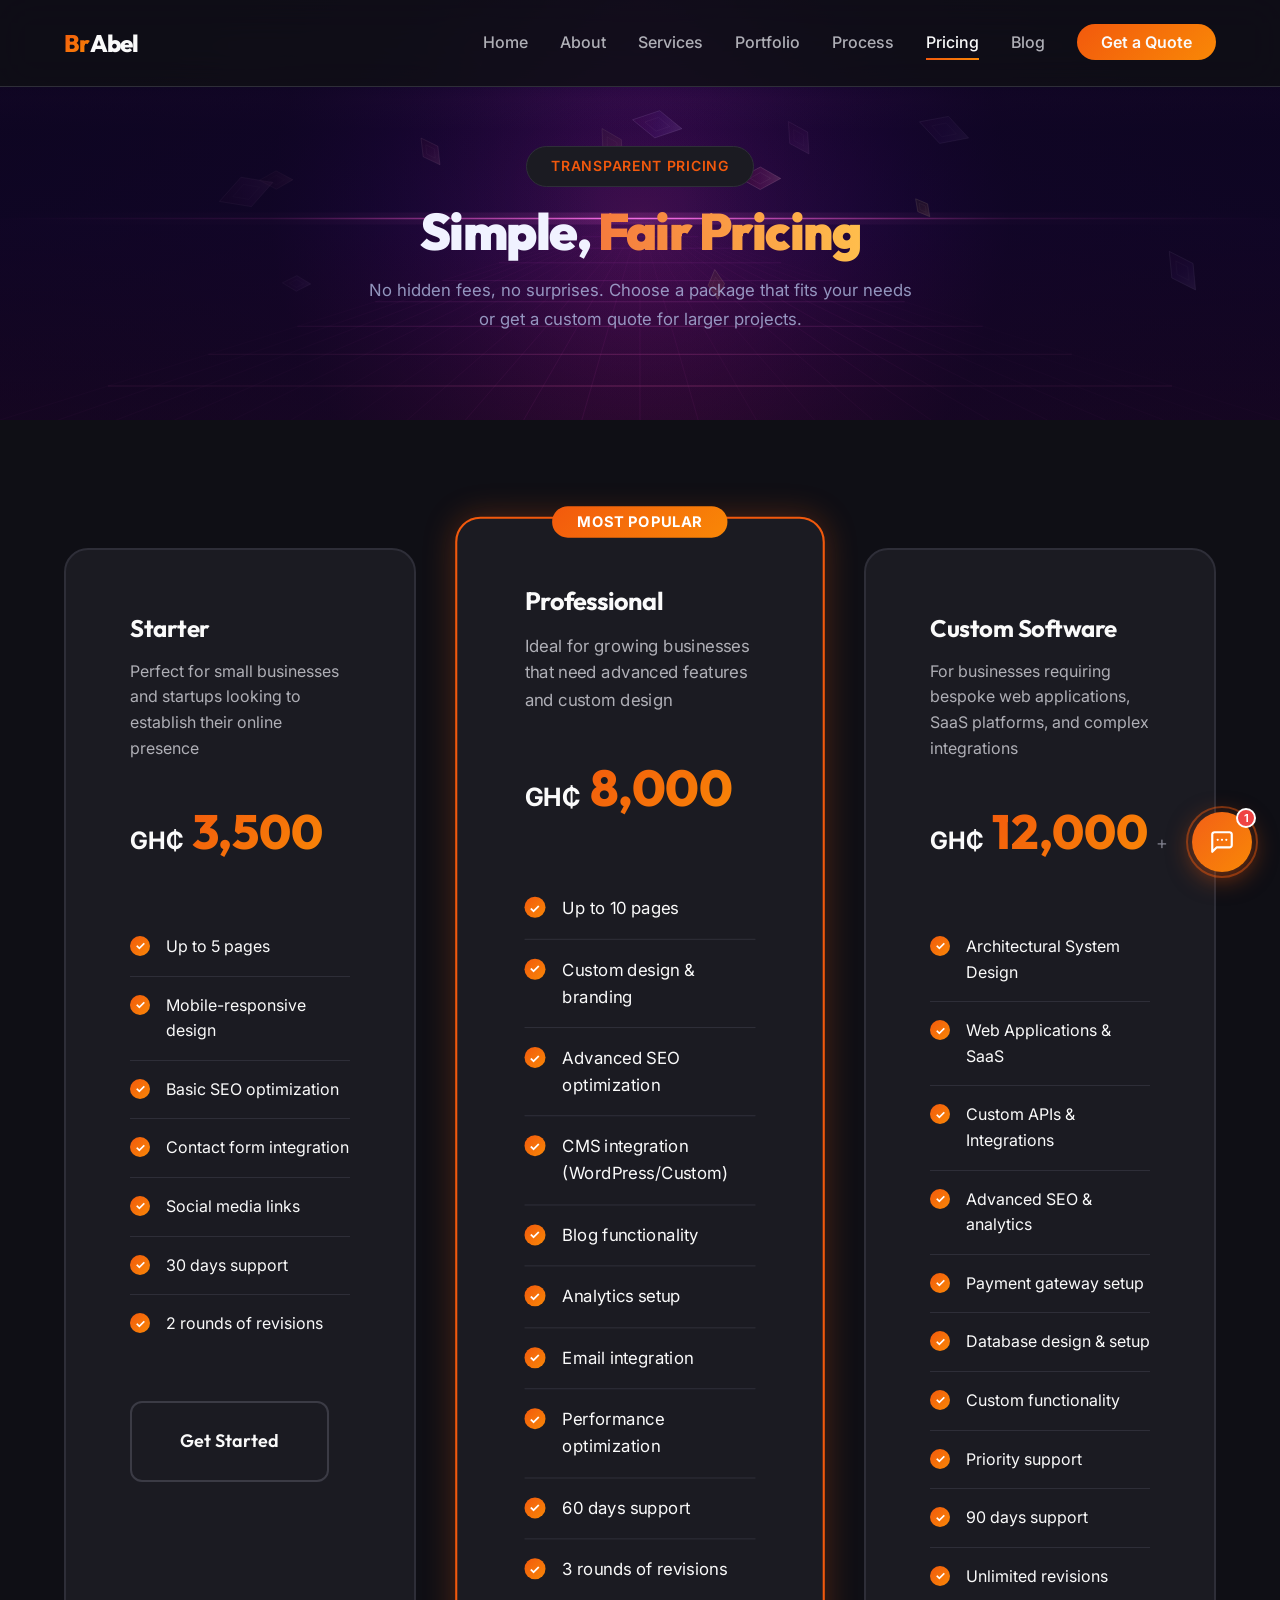
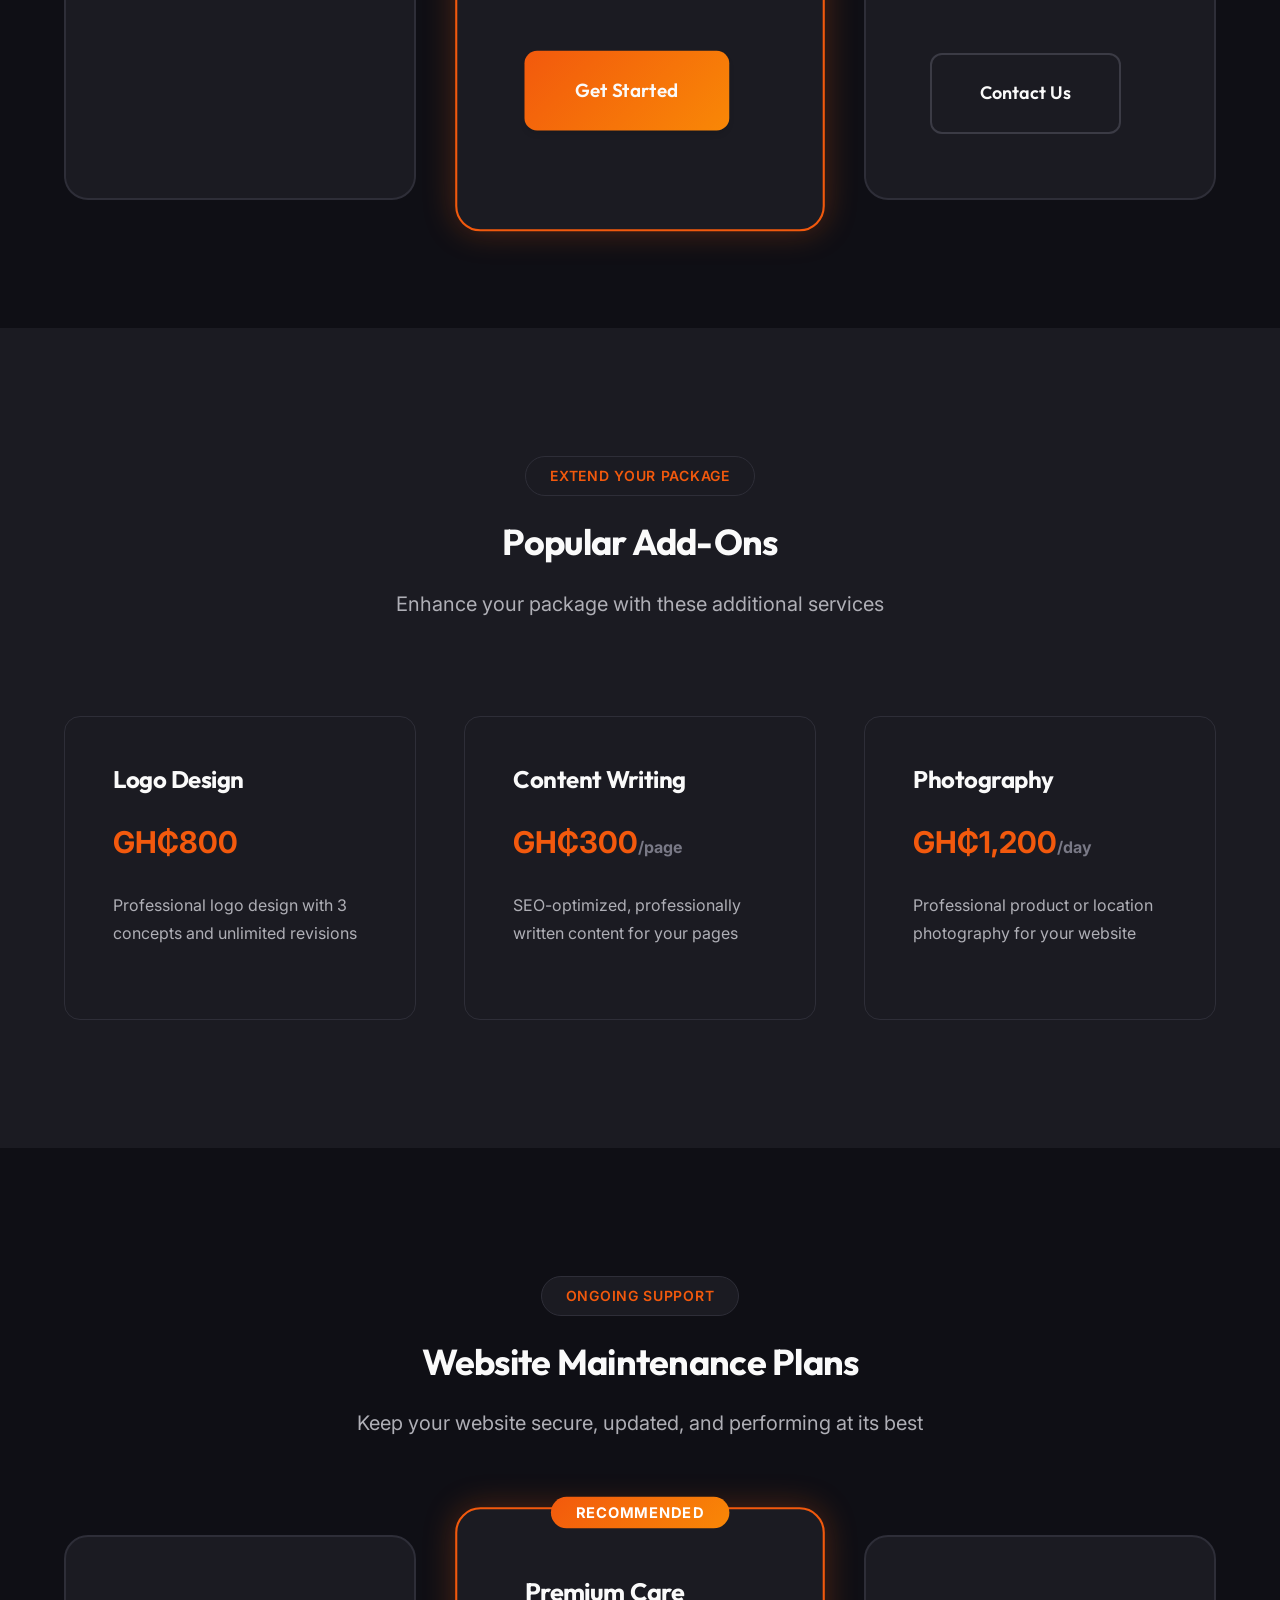
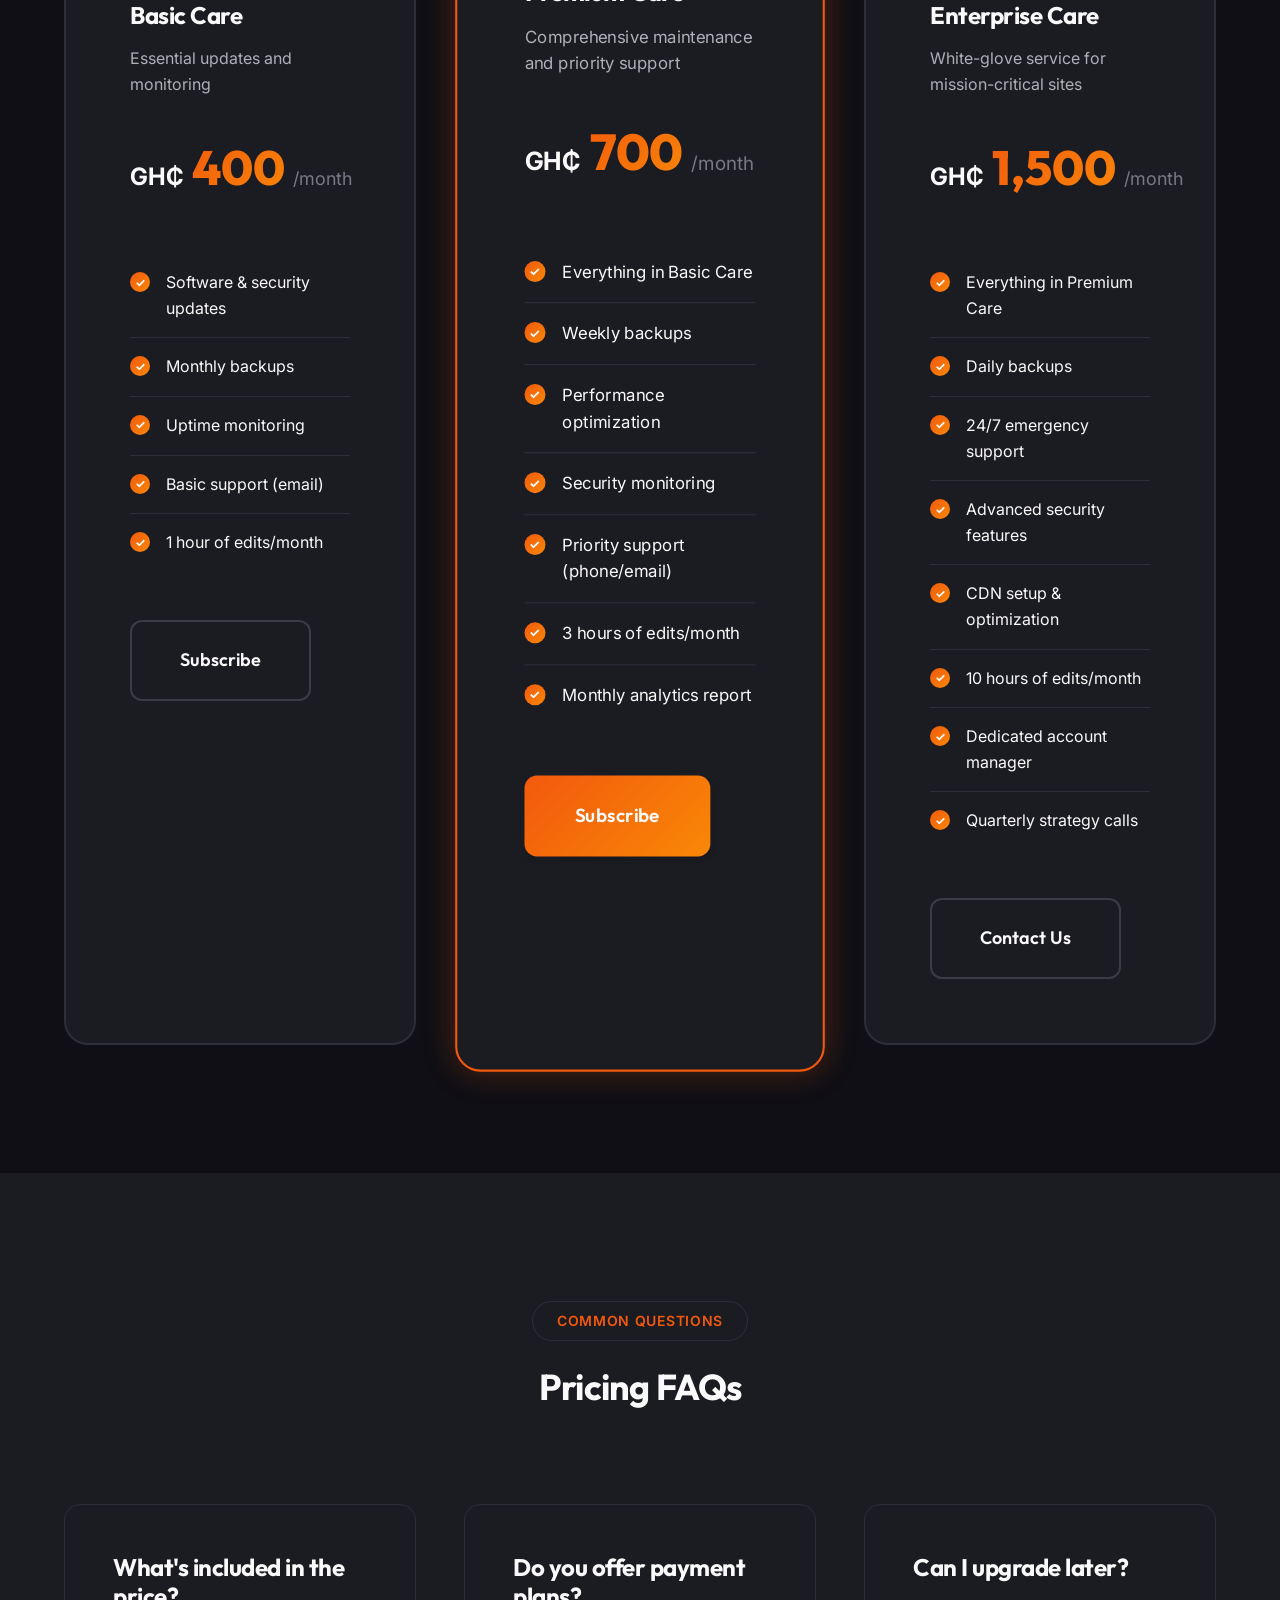
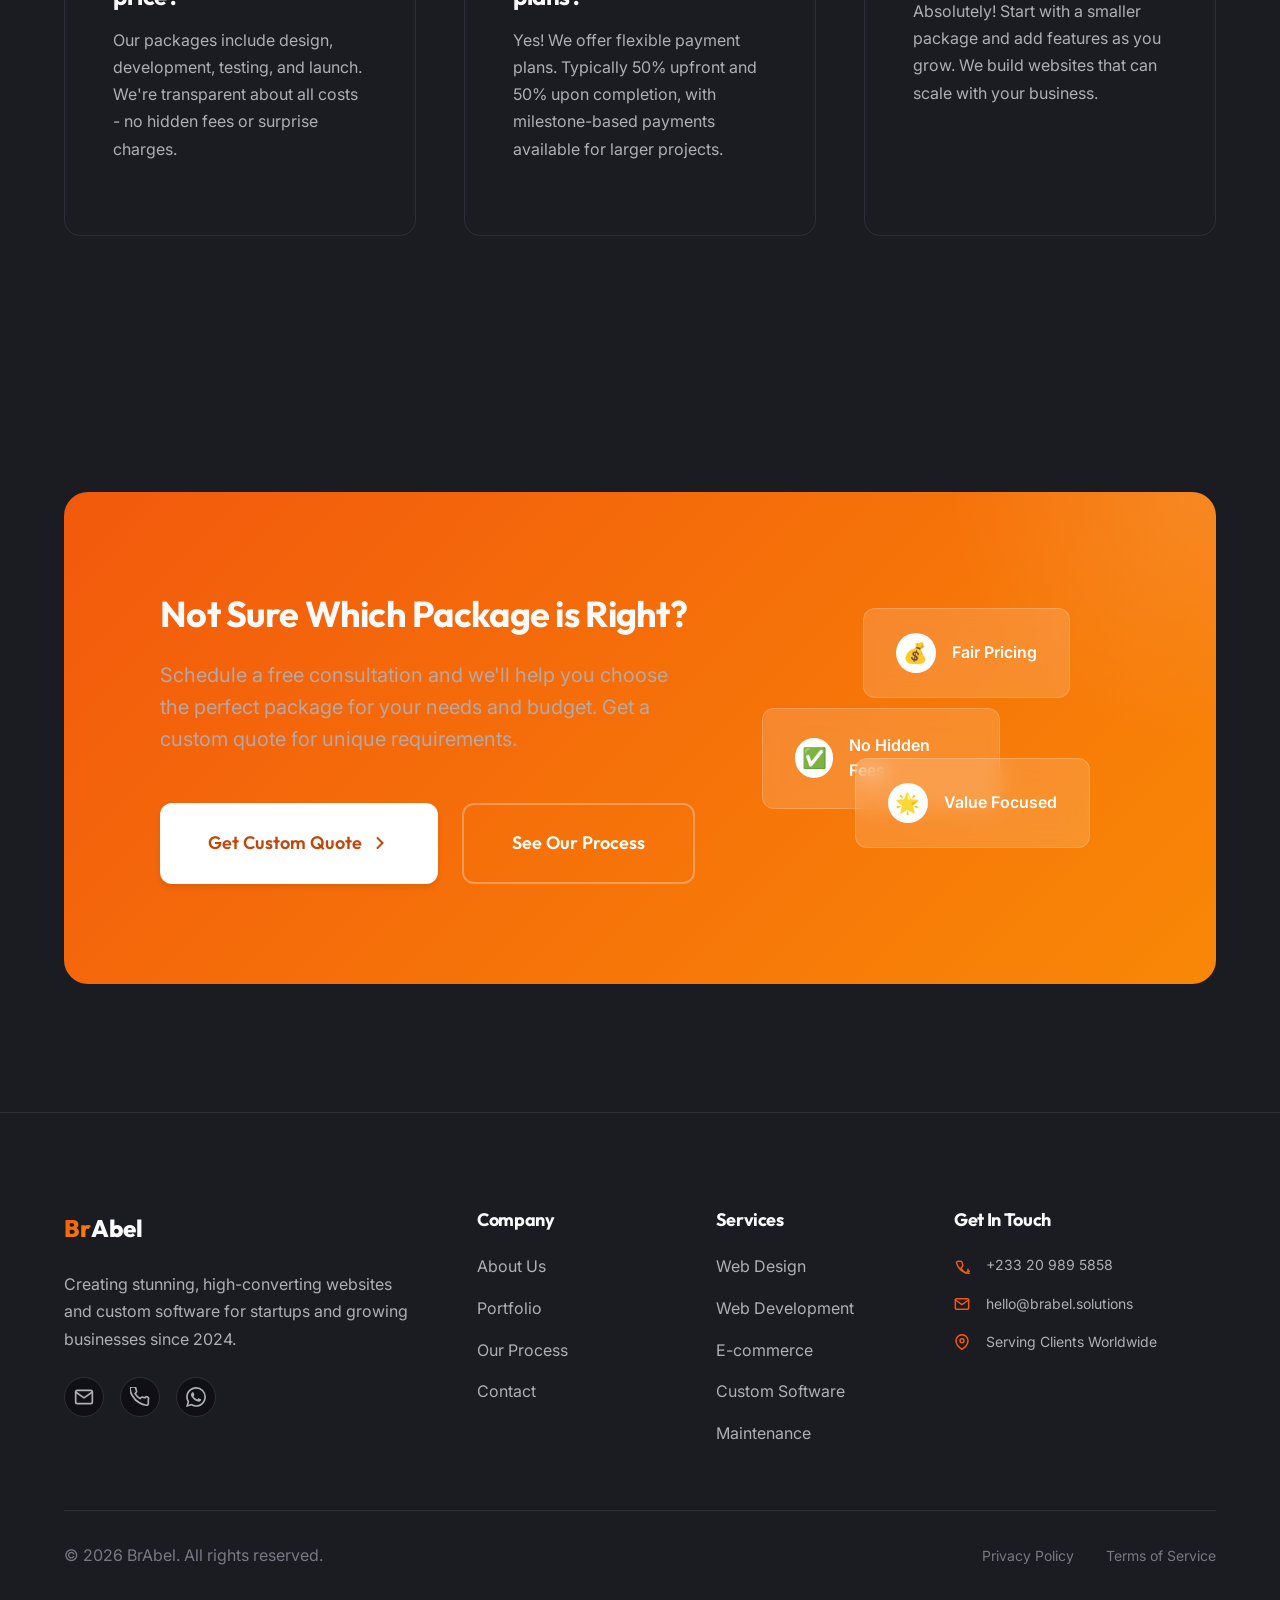
<file: pricing.html>
<!DOCTYPE html>
<html lang="en">

<head>
    <meta charset="UTF-8">
    <meta name="viewport" content="width=device-width, initial-scale=1.0">
    <meta name="description"
        content="Transparent pricing for web design and development services. Choose from our flexible packages or get a custom quote for your project.">

    <!-- Open Graph / Facebook -->
    <meta property="og:type" content="website">
    <meta property="og:url" content="https://brabel.solutions/pricing.html">
    <meta property="og:title" content="Pricing - BrAbel">
    <meta property="og:description"
        content="Transparent pricing for web design and development services. Choose from our flexible packages or get a custom quote for your project.">
    <meta property="og:image" content="https://brabel.solutions/assets/images/logo.jpeg">
    <meta property="og:site_name" content="BrAbel">

    <!-- Twitter Card -->
    <meta name="twitter:card" content="summary_large_image">
    <meta name="twitter:title" content="Pricing - BrAbel">
    <meta name="twitter:description"
        content="Transparent pricing for web design and development services. Choose from our flexible packages or get a custom quote for your project.">
    <meta name="twitter:image" content="https://brabel.solutions/assets/images/logo.jpeg">
    <title>Pricing - BrAbel</title>

    <link rel="preconnect" href="https://fonts.googleapis.com">
    <link rel="preconnect" href="https://fonts.gstatic.com" crossorigin>
    <link
        href="https://fonts.googleapis.com/css2?family=Inter:wght@300;400;500;600;700;800&family=Outfit:wght@400;500;600;700;800&display=swap"
        rel="stylesheet">

    <!-- Favicon -->
    <link rel="icon" type="image/jpeg" href="assets/images/logo.jpeg">
    <link rel="apple-touch-icon" href="assets/images/logo.jpeg">

    <link rel="stylesheet" href="assets/css/styles.css">

    <link rel="canonical" href="https://brabel.solutions/pricing.html">
</head>

<body>
    <!-- Navigation -->
    <nav class="navbar" id="navbar">
        <div class="container nav-container">
            <a href="index.html" class="logo">
                <span class="logo-pixel">Br</span><span class="logo-craft">Abel</span>
            </a>

            <ul class="nav-menu" id="navMenu">
                <li><a href="index.html" class="nav-link">Home</a></li>
                <li><a href="about.html" class="nav-link">About</a></li>
                <li><a href="services.html" class="nav-link">Services</a></li>
                <li><a href="portfolio.html" class="nav-link">Portfolio</a></li>
                <li><a href="process.html" class="nav-link">Process</a></li>
                <li><a href="pricing.html" class="nav-link active">Pricing</a></li>
                <li><a href="blog.html" class="nav-link">Blog</a></li>
                <li><a href="contact.html" class="nav-link nav-cta">Get a Quote</a></li>
            </ul>

            <button class="mobile-toggle" id="mobileToggle" aria-label="Toggle navigation">
                <span></span>
                <span></span>
                <span></span>
            </button>
        </div>
    </nav>

    <!-- Page Header � Prism Canvas -->
    <section class="subpage-hero-wrap" id="pricingHero">
        <canvas id="pricingHeroCanvas" class="subpage-hero-canvas"></canvas>
        <div class="container subpage-hero-content">
            <span class="section-badge" style="margin-bottom:1rem;display:inline-block;">Transparent Pricing</span>
            <h1 class="page-title">Simple, <span class="hero-accent">Fair Pricing</span></h1>
            <p class="page-description">No hidden fees, no surprises. Choose a package that fits your needs or get a
                custom quote for larger projects.</p>
        </div>
    </section>

    <!-- Pricing Cards -->
    <section class="section">
        <div class="container">
            <div class="pricing-grid">
                <!-- Starter Package -->
                <div class="pricing-card">
                    <h3 class="pricing-name">Starter</h3>
                    <p class="pricing-description">Perfect for small businesses and startups looking to establish their
                        online presence</p>

                    <div class="pricing-price">
                        <span class="price-currency">GH&#8373;</span>
                        <span class="price-amount">3,500</span>
                    </div>

                    <ul class="pricing-features">
                        <li>Up to 5 pages</li>
                        <li>Mobile-responsive design</li>
                        <li>Basic SEO optimization</li>
                        <li>Contact form integration</li>
                        <li>Social media links</li>
                        <li>30 days support</li>
                        <li>2 rounds of revisions</li>
                    </ul>

                    <a href="contact.html" class="btn btn-outline btn-large">Get Started</a>
                </div>

                <!-- Professional Package (Featured) -->
                <div class="pricing-card featured">
                    <span class="pricing-badge">Most Popular</span>
                    <h3 class="pricing-name">Professional</h3>
                    <p class="pricing-description">Ideal for growing businesses that need advanced features and custom
                        design</p>

                    <div class="pricing-price">
                        <span class="price-currency">GH&#8373;</span>
                        <span class="price-amount">8,000</span>
                    </div>

                    <ul class="pricing-features">
                        <li>Up to 10 pages</li>
                        <li>Custom design & branding</li>
                        <li>Advanced SEO optimization</li>
                        <li>CMS integration (WordPress/Custom)</li>
                        <li>Blog functionality</li>
                        <li>Analytics setup</li>
                        <li>Email integration</li>
                        <li>Performance optimization</li>
                        <li>60 days support</li>
                        <li>3 rounds of revisions</li>
                    </ul>

                    <a href="contact.html" class="btn btn-primary btn-large">Get Started</a>
                </div>

                <!-- Custom Software Package -->
                <div class="pricing-card">
                    <h3 class="pricing-name">Custom Software</h3>
                    <p class="pricing-description">For businesses requiring bespoke web applications, SaaS platforms, and complex integrations</p>

                    <div class="pricing-price">
                        <span class="price-currency">GH&#8373;</span>
                        <span class="price-amount">12,000</span>
                        <span class="price-period">+</span>
                    </div>

                    <ul class="pricing-features">
                        <li>Architectural System Design</li>
                        <li>Web Applications & SaaS</li>
                        <li>Custom APIs & Integrations</li>
                        <li>Advanced SEO & analytics</li>
                        <li>Payment gateway setup</li>
                        <li>Database design & setup</li>
                        <li>Custom functionality</li>
                        <li>Priority support</li>
                        <li>90 days support</li>
                        <li>Unlimited revisions</li>
                    </ul>

                    <a href="contact.html" class="btn btn-outline btn-large">Contact Us</a>
                </div>
            </div>
        </div>
    </section>

    <!-- Add-Ons -->
    <section class="section section-dark">
        <div class="container">
            <div class="section-header">
                <span class="section-badge">Extend Your Package</span>
                <h2 class="section-title">Popular Add-Ons</h2>
                <p class="section-description">
                    Enhance your package with these additional services
                </p>
            </div>

            <div class="services-grid">
                <div class="service-card">
                    <h3 class="service-title">Logo Design</h3>
                    <p class="service-text"
                        style="font-size: var(--font-size-3xl); font-weight: 700; color: var(--color-primary); margin: var(--spacing-lg) 0;">
                        GH&#8373;800
                    </p>
                    <p class="service-text">Professional logo design with 3 concepts and unlimited revisions</p>
                </div>

                <div class="service-card">
                    <h3 class="service-title">Content Writing</h3>
                    <p class="service-text"
                        style="font-size: var(--font-size-3xl); font-weight: 700; color: var(--color-primary); margin: var(--spacing-lg) 0;">
                        GH&#8373;300<span
                            style="font-size: var(--font-size-base); color: var(--color-text-muted);">/page</span>
                    </p>
                    <p class="service-text">SEO-optimized, professionally written content for your pages</p>
                </div>

                <div class="service-card">
                    <h3 class="service-title">Photography</h3>
                    <p class="service-text"
                        style="font-size: var(--font-size-3xl); font-weight: 700; color: var(--color-primary); margin: var(--spacing-lg) 0;">
                        GH&#8373;1,200<span
                            style="font-size: var(--font-size-base); color: var(--color-text-muted);">/day</span>
                    </p>
                    <p class="service-text">Professional product or location photography for your website</p>
                </div>
            </div>
        </div>
    </section>

    <!-- Maintenance Plans -->
    <section class="section">
        <div class="container">
            <div class="section-header">
                <span class="section-badge">Ongoing Support</span>
                <h2 class="section-title">Website Maintenance Plans</h2>
                <p class="section-description">
                    Keep your website secure, updated, and performing at its best
                </p>
            </div>

            <div class="pricing-grid">
                <div class="pricing-card">
                    <h3 class="pricing-name">Basic Care</h3>
                    <p class="pricing-description">Essential updates and monitoring</p>

                    <div class="pricing-price">
                        <span class="price-currency">GH&#8373;</span>
                        <span class="price-amount">400</span>
                        <span class="price-period">/month</span>
                    </div>

                    <ul class="pricing-features">
                        <li>Software & security updates</li>
                        <li>Monthly backups</li>
                        <li>Uptime monitoring</li>
                        <li>Basic support (email)</li>
                        <li>1 hour of edits/month</li>
                    </ul>

                    <a href="contact.html" class="btn btn-outline btn-large">Subscribe</a>
                </div>

                <div class="pricing-card featured">
                    <span class="pricing-badge">Recommended</span>
                    <h3 class="pricing-name">Premium Care</h3>
                    <p class="pricing-description">Comprehensive maintenance and priority support</p>

                    <div class="pricing-price">
                        <span class="price-currency">GH&#8373;</span>
                        <span class="price-amount">700</span>
                        <span class="price-period">/month</span>
                    </div>

                    <ul class="pricing-features">
                        <li>Everything in Basic Care</li>
                        <li>Weekly backups</li>
                        <li>Performance optimization</li>
                        <li>Security monitoring</li>
                        <li>Priority support (phone/email)</li>
                        <li>3 hours of edits/month</li>
                        <li>Monthly analytics report</li>
                    </ul>

                    <a href="contact.html" class="btn btn-primary btn-large">Subscribe</a>
                </div>

                <div class="pricing-card">
                    <h3 class="pricing-name">Enterprise Care</h3>
                    <p class="pricing-description">White-glove service for mission-critical sites</p>

                    <div class="pricing-price">
                        <span class="price-currency">GH&#8373;</span>
                        <span class="price-amount">1,500</span>
                        <span class="price-period">/month</span>
                    </div>

                    <ul class="pricing-features">
                        <li>Everything in Premium Care</li>
                        <li>Daily backups</li>
                        <li>24/7 emergency support</li>
                        <li>Advanced security features</li>
                        <li>CDN setup & optimization</li>
                        <li>10 hours of edits/month</li>
                        <li>Dedicated account manager</li>
                        <li>Quarterly strategy calls</li>
                    </ul>

                    <a href="contact.html" class="btn btn-outline btn-large">Contact Us</a>
                </div>
            </div>
        </div>
    </section>

    <!-- FAQ -->
    <section class="section section-dark">
        <div class="container">
            <div class="section-header">
                <span class="section-badge">Common Questions</span>
                <h2 class="section-title">Pricing FAQs</h2>
            </div>

            <div class="services-grid">
                <div class="service-card">
                    <h3 class="service-title">What's included in the price?</h3>
                    <p class="service-text">
                        Our packages include design, development, testing, and launch. We're transparent
                        about all costs - no hidden fees or surprise charges.
                    </p>
                </div>

                <div class="service-card">
                    <h3 class="service-title">Do you offer payment plans?</h3>
                    <p class="service-text">
                        Yes! We offer flexible payment plans. Typically 50% upfront and 50% upon completion,
                        with milestone-based payments available for larger projects.
                    </p>
                </div>

                <div class="service-card">
                    <h3 class="service-title">Can I upgrade later?</h3>
                    <p class="service-text">
                        Absolutely! Start with a smaller package and add features as you grow. We build
                        websites that can scale with your business.
                    </p>
                </div>
            </div>
        </div>
    </section>

    <!-- CTA Section -->
    <section class="cta-section section">
        <div class="container">
            <div class="cta-card">
                <div class="cta-content">
                    <h2 class="cta-title">Not Sure Which Package is Right?</h2>
                    <p class="cta-text">
                        Schedule a free consultation and we'll help you choose the perfect package
                        for your needs and budget. Get a custom quote for unique requirements.
                    </p>
                    <div class="cta-buttons">
                        <a href="contact.html" class="btn btn-primary btn-large">
                            Get Custom Quote
                            <svg width="20" height="20" viewBox="0 0 20 20" fill="none">
                                <path d="M7.5 15L12.5 10L7.5 5" stroke="currentColor" stroke-width="2"
                                    stroke-linecap="round" />
                            </svg>
                        </a>
                        <a href="process.html" class="btn btn-outline btn-large">
                            See Our Process
                        </a>
                    </div>
                </div>
                <div class="cta-visual">
                    <div class="cta-float-card card-1">
                        <div class="float-icon">&#x1F4B0;</div>
                        <div class="float-text">Fair Pricing</div>
                    </div>
                    <div class="cta-float-card card-2">
                        <div class="float-icon">&#x2705;</div>
                        <div class="float-text">No Hidden Fees</div>
                    </div>
                    <div class="cta-float-card card-3">
                        <div class="float-icon">&#x1F31F;</div>
                        <div class="float-text">Value Focused</div>
                    </div>
                </div>
            </div>
        </div>
    </section>

    <!-- Footer -->
    <footer class="footer">
        <div class="container">
            <div class="footer-content">
                <div class="footer-col">
                    <a href="index.html" class="footer-logo">
                        <span class="logo-pixel">Br</span><span class="logo-craft">Abel</span>
                    </a>
                    <p class="footer-description">
                        Creating stunning, high-converting websites and custom software for startups and growing businesses since 2024.
                    </p>
                    <div class="social-links">
                        <a href="mailto:hello@brabel.solutions" aria-label="Email" class="social-link">
                            <svg width="20" height="20" viewBox="0 0 24 24" fill="none" stroke="currentColor"
                                stroke-width="2" stroke-linecap="round" stroke-linejoin="round">
                                <path d="M4 4h16c1.1 0 2 .9 2 2v12c0 1.1-.9 2-2 2H4c-1.1 0-2-.9-2-2V6c0-1.1.9-2 2-2z" />
                                <polyline points="22,6 12,13 2,6" />
                            </svg>
                        </a>
                        <a href="tel:+233209895858" aria-label="Phone" class="social-link">
                            <svg width="20" height="20" viewBox="0 0 24 24" fill="none" stroke="currentColor"
                                stroke-width="2" stroke-linecap="round" stroke-linejoin="round">
                                <path
                                    d="M22 16.92v3a2 2 0 01-2.18 2 19.79 19.79 0 01-8.63-3.07A19.5 19.5 0 013.07 10.8a19.79 19.79 0 01-3.07-8.66A2 2 0 012 0h3a2 2 0 012 1.72c.127.96.361 1.903.7 2.81a2 2 0 01-.45 2.11L6.09 7.91a16 16 0 006 6l1.27-1.27a2 2 0 012.11-.45c.907.339 1.85.573 2.81.7A2 2 0 0122 14.92z" />
                            </svg>
                        </a>
                        <a href="https://wa.me/233209895858" aria-label="WhatsApp" class="social-link" target="_blank"
                            rel="noopener">
                            <svg width="20" height="20" viewBox="0 0 24 24" fill="currentColor">
                                <path
                                    d="M17.472 14.382c-.297-.149-1.758-.867-2.03-.967-.273-.099-.471-.148-.67.15-.197.297-.767.966-.94 1.164-.173.199-.347.223-.644.075-.297-.15-1.255-.463-2.39-1.475-.883-.788-1.48-1.761-1.653-2.059-.173-.297-.018-.458.13-.606.134-.133.298-.347.446-.52.149-.174.198-.298.298-.497.099-.198.05-.371-.025-.52-.075-.149-.669-1.612-.916-2.207-.242-.579-.487-.5-.669-.51-.173-.008-.371-.01-.57-.01-.198 0-.52.074-.792.372-.272.297-1.04 1.016-1.04 2.479 0 1.462 1.065 2.875 1.213 3.074.149.198 2.096 3.2 5.077 4.487.709.306 1.262.489 1.694.625.712.227 1.36.195 1.871.118.571-.085 1.758-.719 2.006-1.413.248-.694.248-1.289.173-1.413-.074-.124-.272-.198-.57-.347m-5.421 7.403h-.004a9.87 9.87 0 01-5.031-1.378l-.361-.214-3.741.982.998-3.648-.235-.374a9.86 9.86 0 01-1.51-5.26c.001-5.45 4.436-9.884 9.888-9.884 2.64 0 5.122 1.03 6.988 2.898a9.825 9.825 0 012.893 6.994c-.003 5.45-4.437 9.884-9.885 9.884m8.413-18.297A11.815 11.815 0 0012.05 0C5.495 0 .16 5.335.157 11.892c0 2.096.547 4.142 1.588 5.945L.057 24l6.305-1.654a11.882 11.882 0 005.683 1.448h.005c6.554 0 11.89-5.335 11.893-11.893a11.821 11.821 0 00-3.48-8.413z" />
                            </svg>
                        </a>
                    </div>
                </div>

                <div class="footer-col">
                    <h4 class="footer-heading">Company</h4>
                    <ul class="footer-links">
                        <li><a href="about.html">About Us</a></li>
                        <li><a href="portfolio.html">Portfolio</a></li>
                        <li><a href="process.html">Our Process</a></li>
                        <li><a href="contact.html">Contact</a></li>
                    </ul>
                </div>

                <div class="footer-col">
                    <h4 class="footer-heading">Services</h4>
                    <ul class="footer-links">
                        <li><a href="services.html#web-design">Web Design</a></li>
                        <li><a href="services.html#web-development">Web Development</a></li>
                        <li><a href="services.html#ecommerce">E-commerce</a></li>
                        <li><a href="services.html#custom-software">Custom Software</a></li>
                        <li><a href="services.html#maintenance">Maintenance</a></li>
                    </ul>
                </div>

                <div class="footer-col">
                    <h4 class="footer-heading">Get In Touch</h4>
                    <ul class="footer-contact">
                        <li>
                            <svg width="16" height="16" viewBox="0 0 16 16" fill="none">
                                <path
                                    d="M14 11.2v2.4a1.6 1.6 0 01-1.744 1.6A15.832 15.832 0 012.544 4.944 1.6 1.6 0 014.144 3.2h2.4a1.6 1.6 0 011.6 1.376c.102.768.289 1.522.56 2.248a1.6 1.6 0 01-.36 1.688L6.872 10.24a12.8 12.8 0 004.888 4.888l1.728-1.472a1.6 1.6 0 011.688-.36c.726.271 1.48.458 2.248.56A1.6 1.6 0 0114 14.4z"
                                    stroke="currentColor" stroke-width="1.5" stroke-linecap="round"
                                    stroke-linejoin="round" />
                            </svg>
                            +233 20 989 5858
                        </li>
                        <li>
                            <svg width="16" height="16" viewBox="0 0 16 16" fill="none">
                                <path
                                    d="M2.667 2.667h10.666c.734 0 1.334.6 1.334 1.333v8c0 .733-.6 1.333-1.334 1.333H2.667c-.734 0-1.334-.6-1.334-1.333V4c0-.733.6-1.333 1.334-1.333z"
                                    stroke="currentColor" stroke-width="1.5" stroke-linecap="round"
                                    stroke-linejoin="round" />
                                <path d="M14.667 4L8 8.667 1.333 4" stroke="currentColor" stroke-width="1.5"
                                    stroke-linecap="round" stroke-linejoin="round" />
                            </svg>
                            hello@brabel.solutions
                        </li>
                        <li>
                            <svg width="16" height="16" viewBox="0 0 16 16" fill="none">
                                <path d="M14 6.667c0 4.666-6 8.666-6 8.666s-6-4-6-8.666a6 6 0 0112 0z"
                                    stroke="currentColor" stroke-width="1.5" stroke-linecap="round"
                                    stroke-linejoin="round" />
                                <circle cx="8" cy="6.667" r="2" stroke="currentColor" stroke-width="1.5"
                                    stroke-linecap="round" stroke-linejoin="round" />
                            </svg>
                            Serving Clients Worldwide
                        </li>
                    </ul>
                </div>
            </div>

            <div class="footer-bottom">
                <p>&copy; 2026 BrAbel. All rights reserved.</p>
                <div class="footer-legal">
                    <a href="privacy.html">Privacy Policy</a>
                    <a href="terms.html">Terms of Service</a>
                </div>
            </div>
        </div>
    </footer>

    <script src="assets/js/script.js"></script>
    <script src="assets/js/page-hero-canvas.js"></script>
    <script src="assets/js/livechat.js"></script>
</body>

</html>
</file>
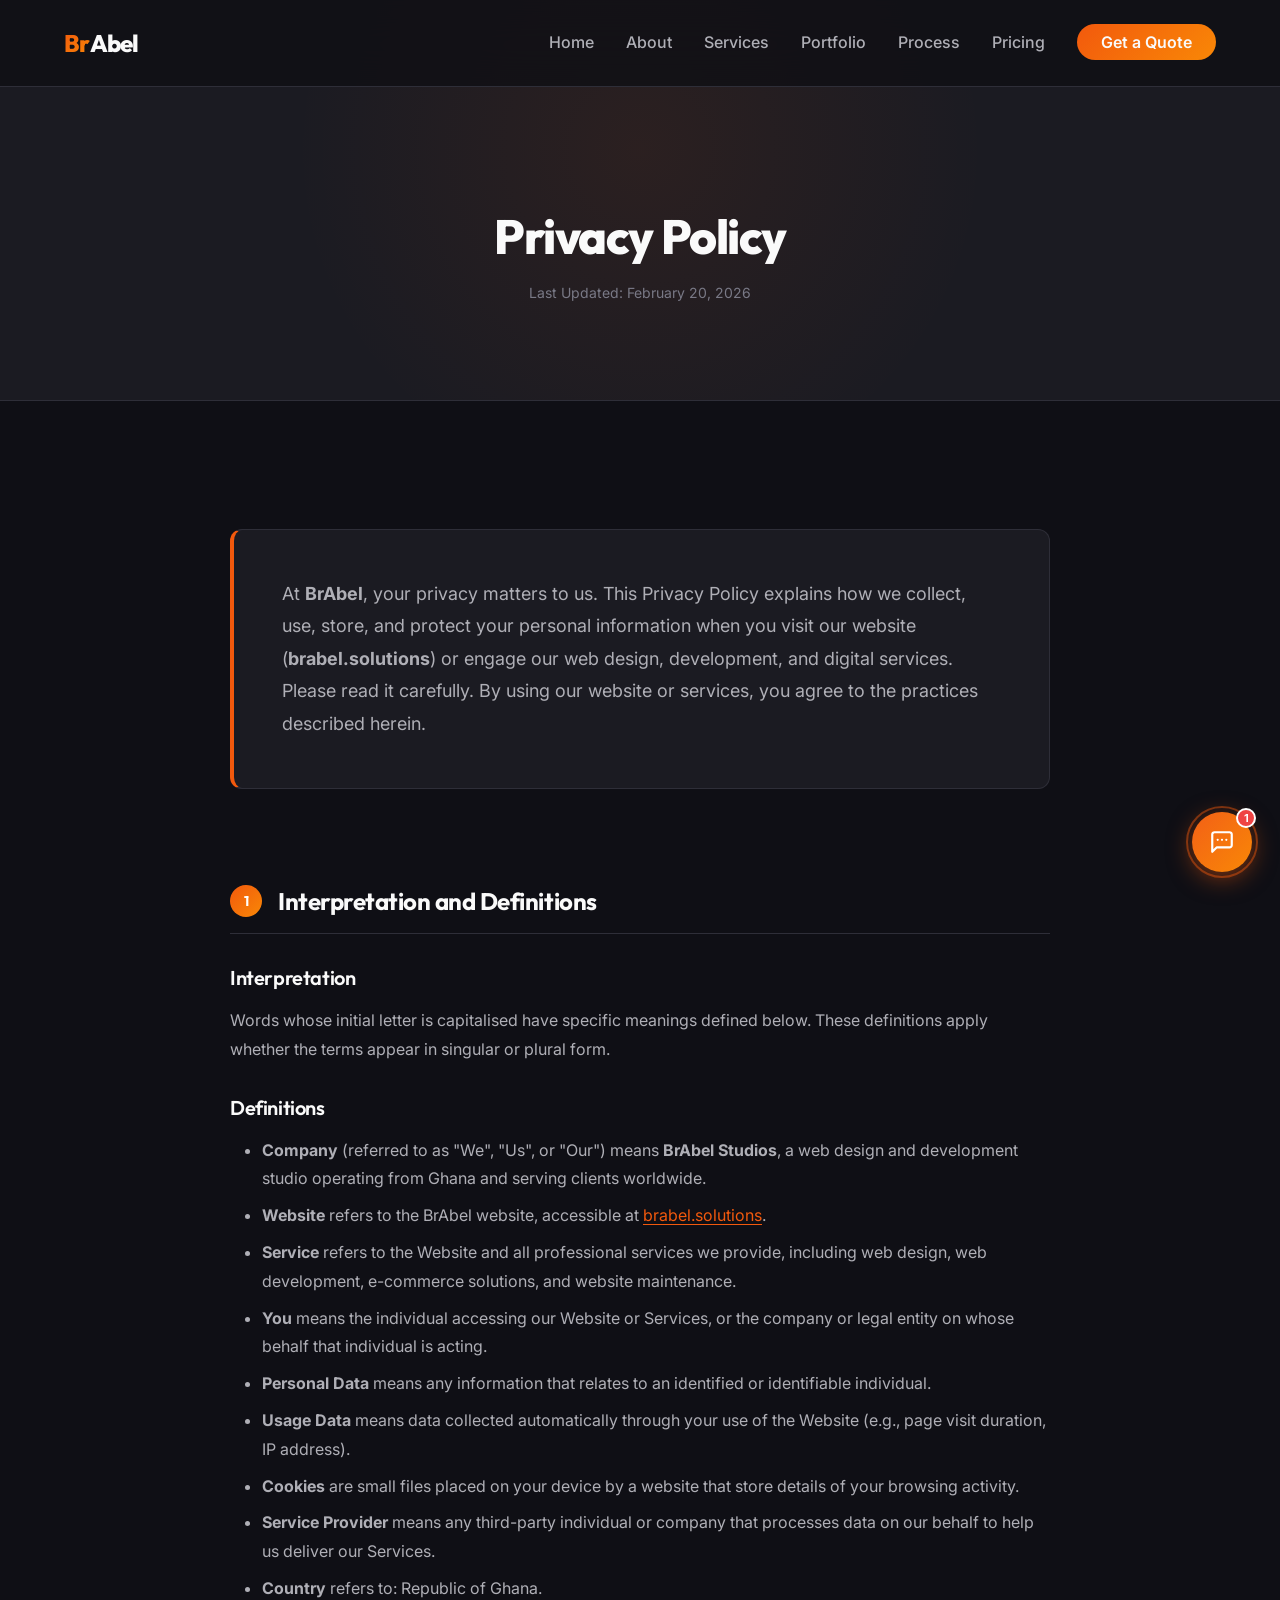
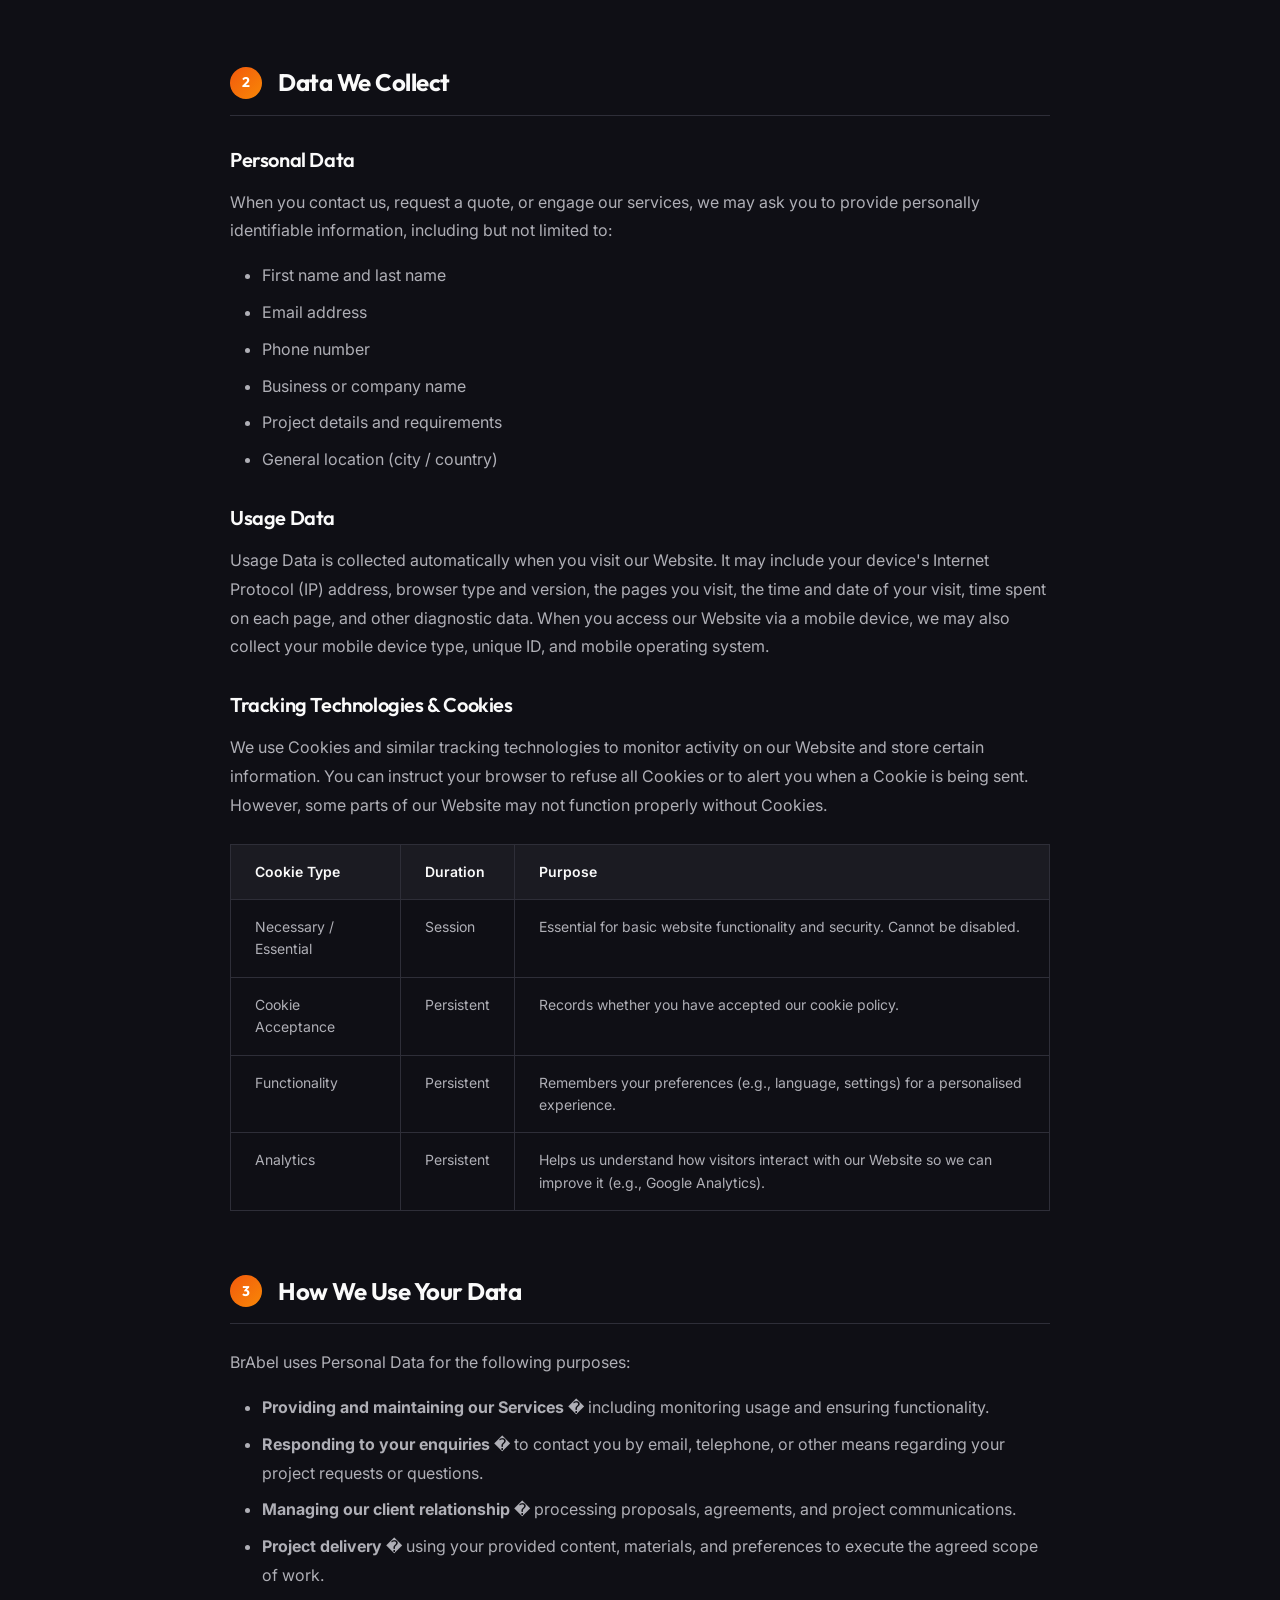
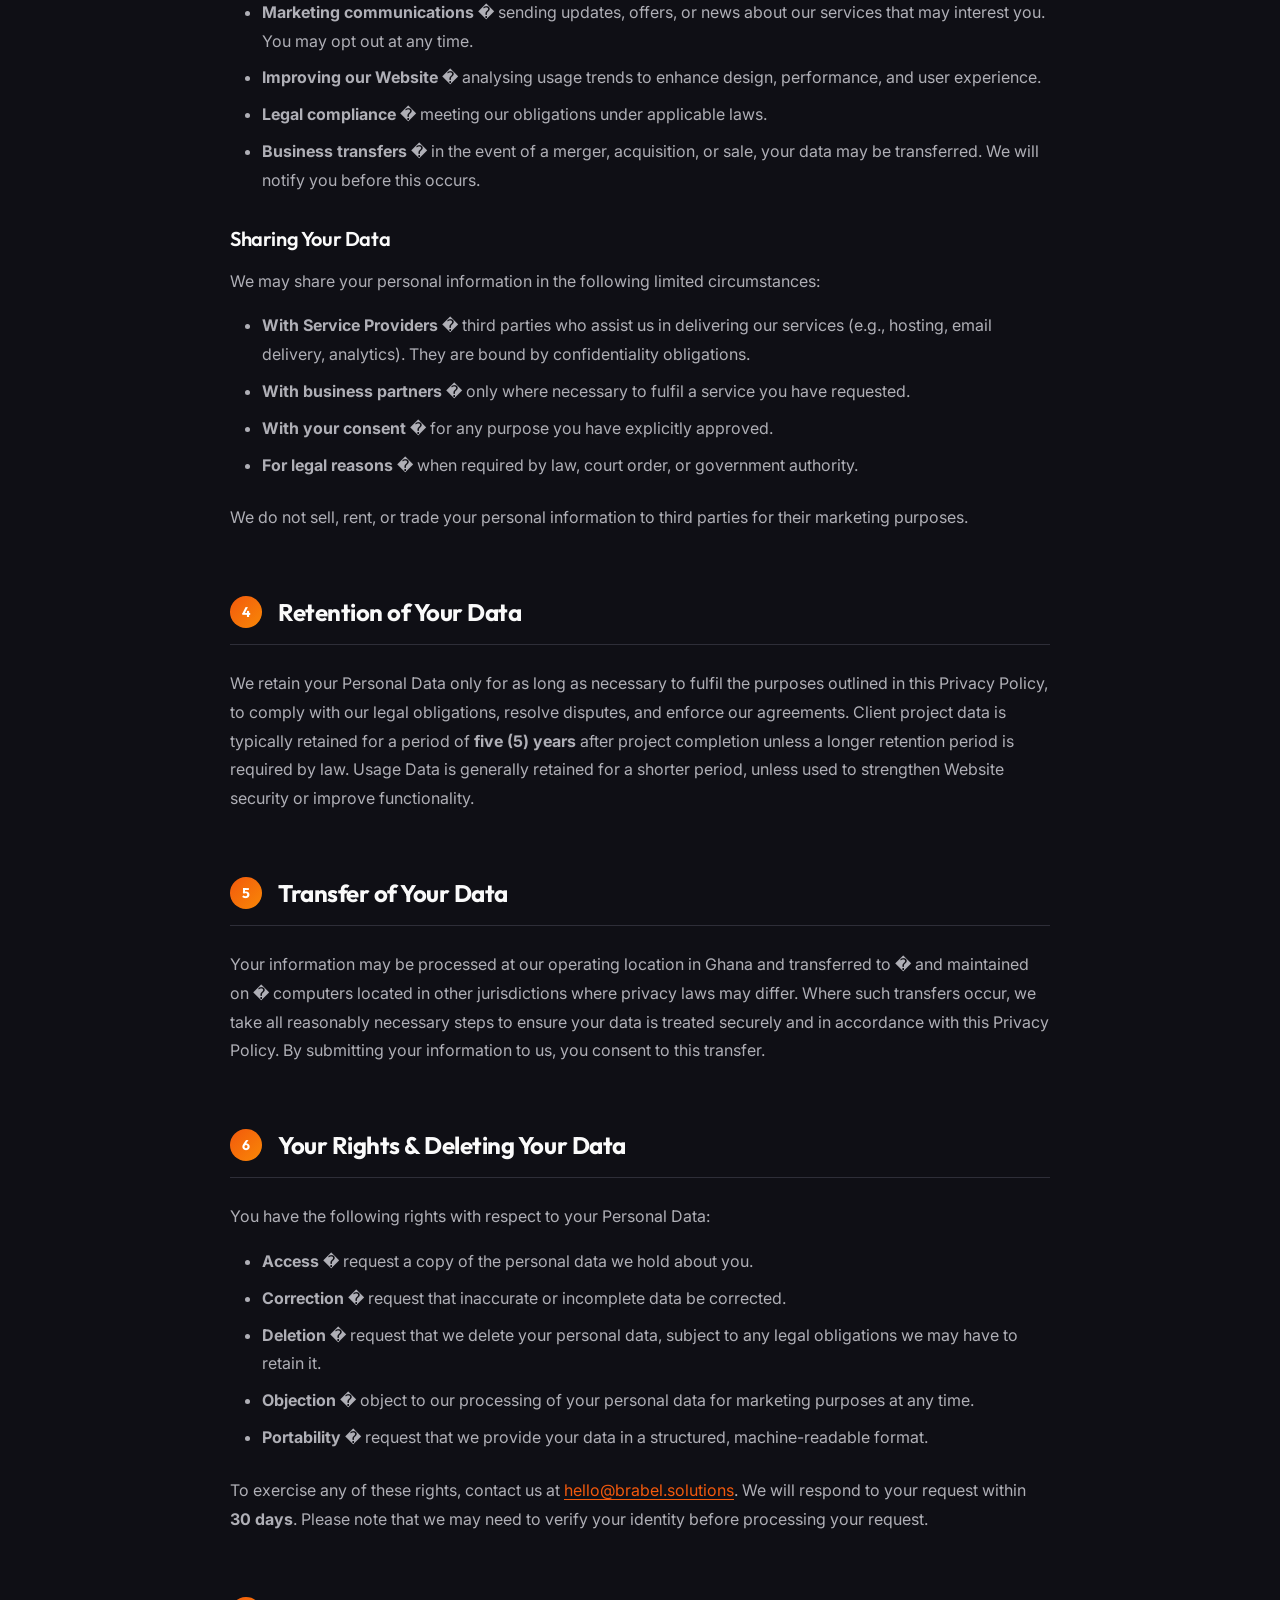
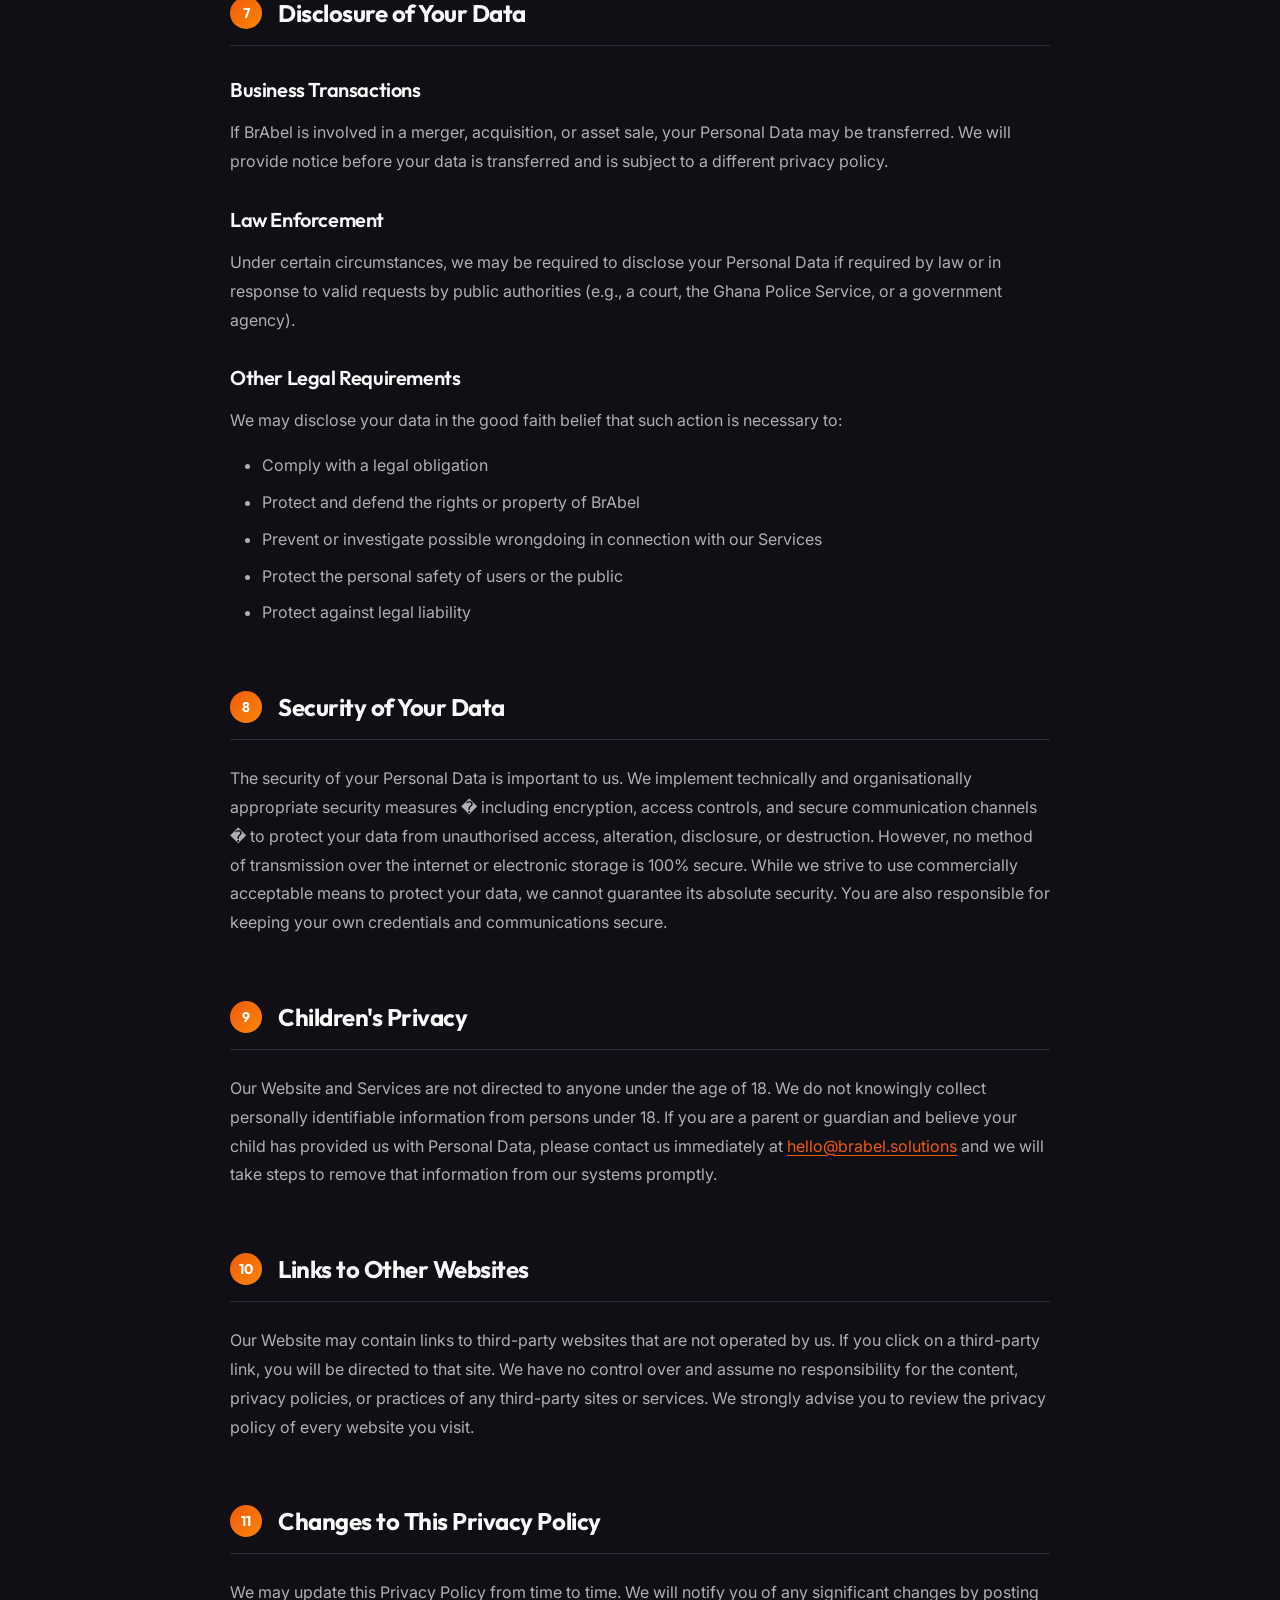
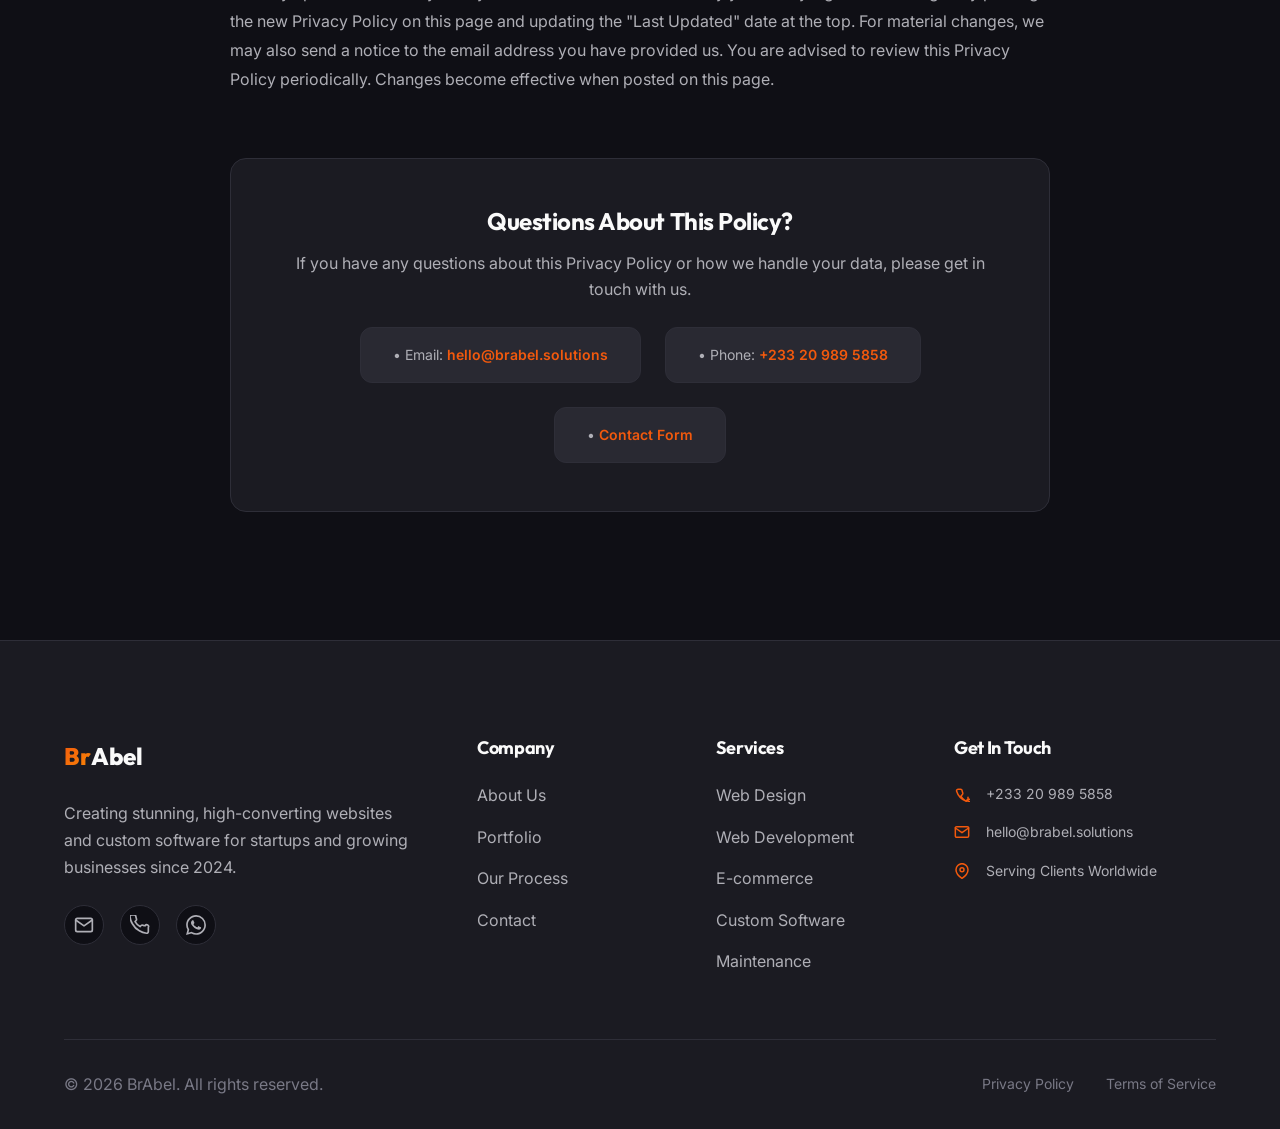
<file: privacy.html>
<!DOCTYPE html>
<html lang="en">

<head>
    <meta charset="UTF-8">
    <meta name="viewport" content="width=device-width, initial-scale=1.0">
    <meta name="description"
        content="Privacy Policy for BrAbel. Learn how we collect, use, and protect your personal data when you visit our website or engage our services.">

    <!-- Open Graph / Facebook -->
    <meta property="og:type" content="website">
    <meta property="og:url" content="https://brabel.solutions/privacy.html">
    <meta property="og:title" content="Privacy Policy - BrAbel">
    <meta property="og:description"
        content="Privacy Policy for BrAbel. Learn how we collect, use, and protect your personal data when you visit our website or engage our services.">
    <meta property="og:image" content="https://brabel.solutions/assets/images/logo.jpeg">
    <meta property="og:site_name" content="BrAbel">

    <!-- Twitter Card -->
    <meta name="twitter:card" content="summary_large_image">
    <meta name="twitter:title" content="Privacy Policy - BrAbel">
    <meta name="twitter:description"
        content="Privacy Policy for BrAbel. Learn how we collect, use, and protect your personal data when you visit our website or engage our services.">
    <meta name="twitter:image" content="https://brabel.solutions/assets/images/logo.jpeg">
    <title>Privacy Policy - BrAbel</title>

    <!-- Preconnect for performance -->
    <link rel="preconnect" href="https://fonts.googleapis.com">
    <link rel="preconnect" href="https://fonts.gstatic.com" crossorigin>

    <!-- Google Fonts -->
    <link
        href="https://fonts.googleapis.com/css2?family=Inter:wght@300;400;500;600;700;800&family=Outfit:wght@400;500;600;700;800&display=swap"
        rel="stylesheet">

    <!-- Favicon -->
    <link rel="icon" type="image/jpeg" href="assets/images/logo.jpeg">
    <link rel="apple-touch-icon" href="assets/images/logo.jpeg">

    <!-- Styles -->
    <link rel="stylesheet" href="assets/css/styles.css">
    <style>
        .legal-page-header {
            padding: calc(var(--spacing-5xl) + 80px) 0 var(--spacing-4xl);
            background: var(--color-surface);
            text-align: center;
            position: relative;
            overflow: hidden;
            border-bottom: 1px solid var(--color-border);
        }

        .legal-page-header::before {
            content: '';
            position: absolute;
            top: -50%;
            left: 50%;
            transform: translateX(-50%);
            width: 700px;
            height: 700px;
            background: radial-gradient(circle, rgba(234, 88, 12, 0.08) 0%, transparent 70%);
            border-radius: 50%;
            pointer-events: none;
        }

        .legal-page-header h1 {
            font-size: var(--font-size-5xl);
            font-family: var(--font-display);
            font-weight: 800;
            letter-spacing: -0.03em;
            margin-bottom: var(--spacing-md);
            position: relative;
            z-index: 1;
        }

        .legal-page-header .last-updated {
            color: var(--color-text-muted);
            font-size: var(--font-size-sm);
            position: relative;
            z-index: 1;
            margin: 0;
        }

        .legal-content {
            padding: var(--spacing-5xl) 0;
        }

        .legal-inner {
            max-width: 820px;
            margin: 0 auto;
        }

        .legal-intro {
            font-size: var(--font-size-lg);
            color: var(--color-text-secondary);
            line-height: 1.8;
            margin-bottom: var(--spacing-4xl);
            padding: var(--spacing-2xl);
            background: var(--color-surface);
            border: 1px solid var(--color-border);
            border-left: 4px solid var(--color-primary);
            border-radius: var(--radius-lg);
        }

        .legal-section {
            margin-bottom: var(--spacing-3xl);
        }

        .legal-section h2 {
            font-size: var(--font-size-2xl);
            font-family: var(--font-display);
            font-weight: 700;
            color: var(--color-text-primary);
            margin-bottom: var(--spacing-lg);
            padding-bottom: var(--spacing-md);
            border-bottom: 1px solid var(--color-border);
            display: flex;
            align-items: center;
            gap: var(--spacing-md);
        }

        .legal-section h2 .section-num {
            display: inline-flex;
            align-items: center;
            justify-content: center;
            width: 32px;
            height: 32px;
            background: var(--gradient-primary);
            border-radius: 50%;
            font-size: var(--font-size-sm);
            color: white;
            font-weight: 700;
            flex-shrink: 0;
        }

        .legal-section h3 {
            font-size: var(--font-size-xl);
            font-weight: 600;
            color: var(--color-text-primary);
            margin: var(--spacing-xl) 0 var(--spacing-md);
        }

        .legal-section h4 {
            font-size: var(--font-size-base);
            font-weight: 600;
            color: var(--color-primary);
            margin: var(--spacing-lg) 0 var(--spacing-sm);
            text-transform: uppercase;
            letter-spacing: 0.05em;
        }

        .legal-section p {
            color: var(--color-text-secondary);
            line-height: 1.8;
            margin-bottom: var(--spacing-md);
        }

        .legal-section ul,
        .legal-section ol {
            color: var(--color-text-secondary);
            line-height: 1.8;
            margin-bottom: var(--spacing-lg);
            padding-left: var(--spacing-xl);
        }

        .legal-section li {
            margin-bottom: var(--spacing-sm);
        }

        .legal-section a {
            color: var(--color-primary);
            text-decoration: underline;
            text-underline-offset: 3px;
        }

        .legal-section a:hover {
            color: var(--color-primary-light);
        }

        .cookie-table {
            width: 100%;
            border-collapse: collapse;
            margin: var(--spacing-lg) 0;
            font-size: var(--font-size-sm);
        }

        .cookie-table th {
            background: var(--color-surface);
            color: var(--color-text-primary);
            font-weight: 600;
            padding: var(--spacing-md) var(--spacing-lg);
            text-align: left;
            border: 1px solid var(--color-border);
        }

        .cookie-table td {
            padding: var(--spacing-md) var(--spacing-lg);
            border: 1px solid var(--color-border);
            color: var(--color-text-secondary);
            vertical-align: top;
        }

        .cookie-table tr:hover td {
            background: var(--color-surface-light);
        }

        .legal-contact-card {
            margin-top: var(--spacing-3xl);
            padding: var(--spacing-2xl);
            background: var(--color-surface);
            border: 1px solid var(--color-border);
            border-radius: var(--radius-xl);
            text-align: center;
        }

        .legal-contact-card h3 {
            font-size: var(--font-size-2xl);
            margin-bottom: var(--spacing-md);
        }

        .legal-contact-card p {
            color: var(--color-text-secondary);
            margin-bottom: var(--spacing-lg);
        }

        .legal-contact-methods {
            display: flex;
            gap: var(--spacing-lg);
            justify-content: center;
            flex-wrap: wrap;
        }

        .legal-contact-method {
            padding: var(--spacing-md) var(--spacing-xl);
            background: var(--color-surface-light);
            border: 1px solid var(--color-border);
            border-radius: var(--radius-lg);
            color: var(--color-text-secondary);
            font-size: var(--font-size-sm);
        }

        .legal-contact-method a {
            color: var(--color-primary);
            text-decoration: none;
            font-weight: 600;
        }

        @media (max-width: 768px) {
            .legal-page-header h1 {
                font-size: var(--font-size-3xl);
            }

            .legal-section h2 {
                font-size: var(--font-size-xl);
            }

            .cookie-table {
                display: block;
                overflow-x: auto;
            }
        }
    </style>

    <link rel="canonical" href="https://brabel.solutions/privacy.html">
</head>

<body>
    <!-- Navigation -->
    <nav class="navbar" id="navbar">
        <div class="container nav-container">
            <a href="index.html" class="logo">
                <span class="logo-pixel">Br</span><span class="logo-craft">Abel</span>
            </a>

            <ul class="nav-menu" id="navMenu">
                <li><a href="index.html" class="nav-link">Home</a></li>
                <li><a href="about.html" class="nav-link">About</a></li>
                <li><a href="services.html" class="nav-link">Services</a></li>
                <li><a href="portfolio.html" class="nav-link">Portfolio</a></li>
                <li><a href="process.html" class="nav-link">Process</a></li>
                <li><a href="pricing.html" class="nav-link">Pricing</a></li>
                <li><a href="contact.html" class="nav-link nav-cta">Get a Quote</a></li>
            </ul>

            <button class="mobile-toggle" id="mobileToggle" aria-label="Toggle navigation">
                <span></span>
                <span></span>
                <span></span>
            </button>
        </div>
    </nav>

    <!-- Page Header -->
    <header class="legal-page-header">
        <div class="container">
            <h1>Privacy Policy</h1>
            <p class="last-updated">Last Updated: February 20, 2026</p>
        </div>
    </header>

    <!-- Main Content -->
    <section class="legal-content">
        <div class="container">
            <div class="legal-inner">

                <p class="legal-intro">
                    At <strong>BrAbel</strong>, your privacy matters to us. This Privacy Policy explains how we
                    collect, use, store, and protect your personal information when you visit our website
                    (<strong>brabel.solutions</strong>) or engage our web design, development, and digital services.
                    Please read it carefully. By using our website or services, you agree to the practices described
                    herein.
                </p>

                <!-- Section 1 -->
                <div class="legal-section">
                    <h2><span class="section-num">1</span> Interpretation and Definitions</h2>
                    <h3>Interpretation</h3>
                    <p>Words whose initial letter is capitalised have specific meanings defined below. These definitions
                        apply whether the terms appear in singular or plural form.</p>
                    <h3>Definitions</h3>
                    <ul>
                        <li><strong>Company</strong> (referred to as "We", "Us", or "Our") means <strong>BrAbel
                                Studios</strong>, a web design and development studio operating from Ghana and serving
                            clients worldwide.</li>
                        <li><strong>Website</strong> refers to the BrAbel website, accessible at
                            <a href="index.html">brabel.solutions</a>.
                        </li>
                        <li><strong>Service</strong> refers to the Website and all professional services we provide,
                            including web design, web development, e-commerce solutions, and website maintenance.</li>
                        <li><strong>You</strong> means the individual accessing our Website or Services, or the company
                            or legal entity on whose behalf that individual is acting.</li>
                        <li><strong>Personal Data</strong> means any information that relates to an identified or
                            identifiable individual.</li>
                        <li><strong>Usage Data</strong> means data collected automatically through your use of the
                            Website (e.g., page visit duration, IP address).</li>
                        <li><strong>Cookies</strong> are small files placed on your device by a website that store
                            details of your browsing activity.</li>
                        <li><strong>Service Provider</strong> means any third-party individual or company that processes
                            data on our behalf to help us deliver our Services.</li>
                        <li><strong>Country</strong> refers to: Republic of Ghana.</li>
                    </ul>
                </div>

                <!-- Section 2 -->
                <div class="legal-section">
                    <h2><span class="section-num">2</span> Data We Collect</h2>
                    <h3>Personal Data</h3>
                    <p>When you contact us, request a quote, or engage our services, we may ask you to provide
                        personally identifiable information, including but not limited to:</p>
                    <ul>
                        <li>First name and last name</li>
                        <li>Email address</li>
                        <li>Phone number</li>
                        <li>Business or company name</li>
                        <li>Project details and requirements</li>
                        <li>General location (city / country)</li>
                    </ul>
                    <h3>Usage Data</h3>
                    <p>Usage Data is collected automatically when you visit our Website. It may include your device's
                        Internet Protocol (IP) address, browser type and version, the pages you visit, the time and date
                        of your visit, time spent on each page, and other diagnostic data. When you access our Website
                        via a mobile device, we may also collect your mobile device type, unique ID, and mobile
                        operating system.</p>
                    <h3>Tracking Technologies &amp; Cookies</h3>
                    <p>We use Cookies and similar tracking technologies to monitor activity on our Website and store
                        certain information. You can instruct your browser to refuse all Cookies or to alert you when a
                        Cookie is being sent. However, some parts of our Website may not function properly without
                        Cookies.</p>
                    <table class="cookie-table">
                        <thead>
                            <tr>
                                <th>Cookie Type</th>
                                <th>Duration</th>
                                <th>Purpose</th>
                            </tr>
                        </thead>
                        <tbody>
                            <tr>
                                <td>Necessary / Essential</td>
                                <td>Session</td>
                                <td>Essential for basic website functionality and security. Cannot be disabled.</td>
                            </tr>
                            <tr>
                                <td>Cookie Acceptance</td>
                                <td>Persistent</td>
                                <td>Records whether you have accepted our cookie policy.</td>
                            </tr>
                            <tr>
                                <td>Functionality</td>
                                <td>Persistent</td>
                                <td>Remembers your preferences (e.g., language, settings) for a personalised
                                    experience.</td>
                            </tr>
                            <tr>
                                <td>Analytics</td>
                                <td>Persistent</td>
                                <td>Helps us understand how visitors interact with our Website so we can improve it
                                    (e.g., Google Analytics).</td>
                            </tr>
                        </tbody>
                    </table>
                </div>

                <!-- Section 3 -->
                <div class="legal-section">
                    <h2><span class="section-num">3</span> How We Use Your Data</h2>
                    <p>BrAbel uses Personal Data for the following purposes:</p>
                    <ul>
                        <li><strong>Providing and maintaining our Services</strong> � including monitoring usage and
                            ensuring functionality.</li>
                        <li><strong>Responding to your enquiries</strong> � to contact you by email, telephone, or
                            other means regarding your project requests or questions.</li>
                        <li><strong>Managing our client relationship</strong> � processing proposals, agreements, and
                            project communications.</li>
                        <li><strong>Project delivery</strong> � using your provided content, materials, and preferences
                            to execute the agreed scope of work.</li>
                        <li><strong>Marketing communications</strong> � sending updates, offers, or news about our
                            services that may interest you. You may opt out at any time.</li>
                        <li><strong>Improving our Website</strong> � analysing usage trends to enhance design,
                            performance, and user experience.</li>
                        <li><strong>Legal compliance</strong> � meeting our obligations under applicable laws.</li>
                        <li><strong>Business transfers</strong> � in the event of a merger, acquisition, or sale, your
                            data may be transferred. We will notify you before this occurs.</li>
                    </ul>
                    <h3>Sharing Your Data</h3>
                    <p>We may share your personal information in the following limited circumstances:</p>
                    <ul>
                        <li><strong>With Service Providers</strong> � third parties who assist us in delivering our
                            services (e.g., hosting, email delivery, analytics). They are bound by confidentiality
                            obligations.</li>
                        <li><strong>With business partners</strong> � only where necessary to fulfil a service you have
                            requested.</li>
                        <li><strong>With your consent</strong> � for any purpose you have explicitly approved.</li>
                        <li><strong>For legal reasons</strong> � when required by law, court order, or government
                            authority.</li>
                    </ul>
                    <p>We do not sell, rent, or trade your personal information to third parties for their marketing
                        purposes.</p>
                </div>

                <!-- Section 4 -->
                <div class="legal-section">
                    <h2><span class="section-num">4</span> Retention of Your Data</h2>
                    <p>We retain your Personal Data only for as long as necessary to fulfil the purposes outlined in
                        this Privacy Policy, to comply with our legal obligations, resolve disputes, and enforce our
                        agreements. Client project data is typically retained for a period of <strong>five (5)
                            years</strong> after project completion unless a longer retention period is required by law.
                        Usage Data is generally retained for a shorter period, unless used to strengthen Website
                        security or improve functionality.</p>
                </div>

                <!-- Section 5 -->
                <div class="legal-section">
                    <h2><span class="section-num">5</span> Transfer of Your Data</h2>
                    <p>Your information may be processed at our operating location in Ghana and transferred to � and
                        maintained on � computers located in other jurisdictions where privacy laws may differ. Where
                        such transfers occur, we take all reasonably necessary steps to ensure your data is treated
                        securely and in accordance with this Privacy Policy. By submitting your information to us, you
                        consent to this transfer.</p>
                </div>

                <!-- Section 6 -->
                <div class="legal-section">
                    <h2><span class="section-num">6</span> Your Rights &amp; Deleting Your Data</h2>
                    <p>You have the following rights with respect to your Personal Data:</p>
                    <ul>
                        <li><strong>Access</strong> � request a copy of the personal data we hold about you.</li>
                        <li><strong>Correction</strong> � request that inaccurate or incomplete data be corrected.</li>
                        <li><strong>Deletion</strong> � request that we delete your personal data, subject to any legal
                            obligations we may have to retain it.</li>
                        <li><strong>Objection</strong> � object to our processing of your personal data for marketing
                            purposes at any time.</li>
                        <li><strong>Portability</strong> � request that we provide your data in a structured,
                            machine-readable format.</li>
                    </ul>
                    <p>To exercise any of these rights, contact us at <a
                            href="mailto:hello@brabel.solutions">hello@brabel.solutions</a>. We will respond to your
                        request within <strong>30 days</strong>. Please note that we may need to verify your identity
                        before processing your request.</p>
                </div>

                <!-- Section 7 -->
                <div class="legal-section">
                    <h2><span class="section-num">7</span> Disclosure of Your Data</h2>
                    <h3>Business Transactions</h3>
                    <p>If BrAbel is involved in a merger, acquisition, or asset sale, your Personal Data may be
                        transferred. We will provide notice before your data is transferred and is subject to a
                        different privacy policy.</p>
                    <h3>Law Enforcement</h3>
                    <p>Under certain circumstances, we may be required to disclose your Personal Data if required by law
                        or in response to valid requests by public authorities (e.g., a court, the Ghana Police Service,
                        or a government agency).</p>
                    <h3>Other Legal Requirements</h3>
                    <p>We may disclose your data in the good faith belief that such action is necessary to:</p>
                    <ul>
                        <li>Comply with a legal obligation</li>
                        <li>Protect and defend the rights or property of BrAbel</li>
                        <li>Prevent or investigate possible wrongdoing in connection with our Services</li>
                        <li>Protect the personal safety of users or the public</li>
                        <li>Protect against legal liability</li>
                    </ul>
                </div>

                <!-- Section 8 -->
                <div class="legal-section">
                    <h2><span class="section-num">8</span> Security of Your Data</h2>
                    <p>The security of your Personal Data is important to us. We implement technically and
                        organisationally appropriate security measures � including encryption, access controls, and
                        secure communication channels � to protect your data from unauthorised access, alteration,
                        disclosure, or destruction. However, no method of transmission over the internet or electronic
                        storage is 100% secure. While we strive to use commercially acceptable means to protect your
                        data, we cannot guarantee its absolute security. You are also responsible for keeping your own
                        credentials and communications secure.</p>
                </div>

                <!-- Section 9 -->
                <div class="legal-section">
                    <h2><span class="section-num">9</span> Children's Privacy</h2>
                    <p>Our Website and Services are not directed to anyone under the age of 18. We do not knowingly
                        collect personally identifiable information from persons under 18. If you are a parent or
                        guardian and believe your child has provided us with Personal Data, please contact us
                        immediately at <a href="mailto:hello@brabel.solutions">hello@brabel.solutions</a> and we will
                        take steps to remove that information from our systems promptly.</p>
                </div>

                <!-- Section 10 -->
                <div class="legal-section">
                    <h2><span class="section-num">10</span> Links to Other Websites</h2>
                    <p>Our Website may contain links to third-party websites that are not operated by us. If you click
                        on a third-party link, you will be directed to that site. We have no control over and assume no
                        responsibility for the content, privacy policies, or practices of any third-party sites or
                        services. We strongly advise you to review the privacy policy of every website you visit.</p>
                </div>

                <!-- Section 11 -->
                <div class="legal-section">
                    <h2><span class="section-num">11</span> Changes to This Privacy Policy</h2>
                    <p>We may update this Privacy Policy from time to time. We will notify you of any significant
                        changes by posting the new Privacy Policy on this page and updating the "Last Updated" date at
                        the top. For material changes, we may also send a notice to the email address you have provided
                        us. You are advised to review this Privacy Policy periodically. Changes become effective when
                        posted on this page.</p>
                </div>

                <!-- Contact Card -->
                <div class="legal-contact-card">
                    <h3>Questions About This Policy?</h3>
                    <p>If you have any questions about this Privacy Policy or how we handle your data, please get in
                        touch with us.</p>
                    <div class="legal-contact-methods">
                        <div class="legal-contact-method">
                            • Email: <a href="mailto:hello@brabel.solutions">hello@brabel.solutions</a>
                        </div>
                        <div class="legal-contact-method">
                            • Phone: <a href="tel:+233209895858">+233 20 989 5858</a>
                        </div>
                        <div class="legal-contact-method">
                            • <a href="contact.html">Contact Form</a>
                        </div>
                    </div>
                </div>

            </div>
        </div>
    </section>

    <!-- Footer -->
    <footer class="footer">
        <div class="container">
            <div class="footer-content">
                <div class="footer-col">
                    <a href="index.html" class="footer-logo">
                        <span class="logo-pixel">Br</span><span class="logo-craft">Abel</span>
                    </a>
                    <p class="footer-description">
                        Creating stunning, high-converting websites and custom software for startups and growing businesses since 2024.
                    </p>
                    <div class="social-links">
                        <a href="mailto:hello@brabel.solutions" aria-label="Email" class="social-link">
                            <svg width="20" height="20" viewBox="0 0 24 24" fill="none" stroke="currentColor" stroke-width="2" stroke-linecap="round" stroke-linejoin="round">
                                <path d="M4 4h16c1.1 0 2 .9 2 2v12c0 1.1-.9 2-2 2H4c-1.1 0-2-.9-2-2V6c0-1.1.9-2 2-2z"/>
                                <polyline points="22,6 12,13 2,6"/>
                            </svg>
                        </a>
                        <a href="tel:+233209895858" aria-label="Phone" class="social-link">
                            <svg width="20" height="20" viewBox="0 0 24 24" fill="none" stroke="currentColor" stroke-width="2" stroke-linecap="round" stroke-linejoin="round">
                                <path d="M22 16.92v3a2 2 0 01-2.18 2 19.79 19.79 0 01-8.63-3.07A19.5 19.5 0 013.07 10.8a19.79 19.79 0 01-3.07-8.66A2 2 0 012 0h3a2 2 0 012 1.72c.127.96.361 1.903.7 2.81a2 2 0 01-.45 2.11L6.09 7.91a16 16 0 006 6l1.27-1.27a2 2 0 012.11-.45c.907.339 1.85.573 2.81.7A2 2 0 0122 14.92z"/>
                            </svg>
                        </a>
                        <a href="https://wa.me/233209895858" aria-label="WhatsApp" class="social-link" target="_blank" rel="noopener">
                            <svg width="20" height="20" viewBox="0 0 24 24" fill="currentColor">
                                <path d="M17.472 14.382c-.297-.149-1.758-.867-2.03-.967-.273-.099-.471-.148-.67.15-.197.297-.767.966-.94 1.164-.173.199-.347.223-.644.075-.297-.15-1.255-.463-2.39-1.475-.883-.788-1.48-1.761-1.653-2.059-.173-.297-.018-.458.13-.606.134-.133.298-.347.446-.52.149-.174.198-.298.298-.497.099-.198.05-.371-.025-.52-.075-.149-.669-1.612-.916-2.207-.242-.579-.487-.5-.669-.51-.173-.008-.371-.01-.57-.01-.198 0-.52.074-.792.372-.272.297-1.04 1.016-1.04 2.479 0 1.462 1.065 2.875 1.213 3.074.149.198 2.096 3.2 5.077 4.487.709.306 1.262.489 1.694.625.712.227 1.36.195 1.871.118.571-.085 1.758-.719 2.006-1.413.248-.694.248-1.289.173-1.413-.074-.124-.272-.198-.57-.347m-5.421 7.403h-.004a9.87 9.87 0 01-5.031-1.378l-.361-.214-3.741.982.998-3.648-.235-.374a9.86 9.86 0 01-1.51-5.26c.001-5.45 4.436-9.884 9.888-9.884 2.64 0 5.122 1.03 6.988 2.898a9.825 9.825 0 012.893 6.994c-.003 5.45-4.437 9.884-9.885 9.884m8.413-18.297A11.815 11.815 0 0012.05 0C5.495 0 .16 5.335.157 11.892c0 2.096.547 4.142 1.588 5.945L.057 24l6.305-1.654a11.882 11.882 0 005.683 1.448h.005c6.554 0 11.89-5.335 11.893-11.893a11.821 11.821 0 00-3.48-8.413z"/>
                            </svg>
                        </a>
                    </div>
                </div>

                <div class="footer-col">
                    <h4 class="footer-heading">Company</h4>
                    <ul class="footer-links">
                        <li><a href="about.html">About Us</a></li>
                        <li><a href="portfolio.html">Portfolio</a></li>
                        <li><a href="process.html">Our Process</a></li>
                        <li><a href="contact.html">Contact</a></li>
                    </ul>
                </div>

                <div class="footer-col">
                    <h4 class="footer-heading">Services</h4>
                    <ul class="footer-links">
                        <li><a href="services.html#web-design">Web Design</a></li>
                        <li><a href="services.html#web-development">Web Development</a></li>
                        <li><a href="services.html#ecommerce">E-commerce</a></li>
                        <li><a href="services.html#custom-software">Custom Software</a></li>
                        <li><a href="services.html#maintenance">Maintenance</a></li>
                    </ul>
                </div>

                <div class="footer-col">
                    <h4 class="footer-heading">Get In Touch</h4>
                    <ul class="footer-contact">
                        <li>
                            <svg width="16" height="16" viewBox="0 0 16 16" fill="none">
                                <path
                                    d="M14 11.2v2.4a1.6 1.6 0 01-1.744 1.6A15.832 15.832 0 012.544 4.944 1.6 1.6 0 014.144 3.2h2.4a1.6 1.6 0 011.6 1.376c.102.768.289 1.522.56 2.248a1.6 1.6 0 01-.36 1.688L6.872 10.24a12.8 12.8 0 004.888 4.888l1.728-1.472a1.6 1.6 0 011.688-.36c.726.271 1.48.458 2.248.56A1.6 1.6 0 0114 14.4z"
                                    stroke="currentColor" stroke-width="1.5" stroke-linecap="round"
                                    stroke-linejoin="round" />
                            </svg>
                            +233 20 989 5858
                        </li>
                        <li>
                            <svg width="16" height="16" viewBox="0 0 16 16" fill="none">
                                <path
                                    d="M2.667 2.667h10.666c.734 0 1.334.6 1.334 1.333v8c0 .733-.6 1.333-1.334 1.333H2.667c-.734 0-1.334-.6-1.334-1.333V4c0-.733.6-1.333 1.334-1.333z"
                                    stroke="currentColor" stroke-width="1.5" stroke-linecap="round"
                                    stroke-linejoin="round" />
                                <path d="M14.667 4L8 8.667 1.333 4" stroke="currentColor" stroke-width="1.5"
                                    stroke-linecap="round" stroke-linejoin="round" />
                            </svg>
                            hello@brabel.solutions
                        </li>
                        <li>
                            <svg width="16" height="16" viewBox="0 0 16 16" fill="none">
                                <path d="M14 6.667c0 4.666-6 8.666-6 8.666s-6-4-6-8.666a6 6 0 0112 0z"
                                    stroke="currentColor" stroke-width="1.5" stroke-linecap="round"
                                    stroke-linejoin="round" />
                                <circle cx="8" cy="6.667" r="2" stroke="currentColor" stroke-width="1.5"
                                    stroke-linecap="round" stroke-linejoin="round" />
                            </svg>
                            Serving Clients Worldwide
                        </li>
                    </ul>
                </div>
            </div>

            <div class="footer-bottom">
                <p>&copy; 2026 BrAbel. All rights reserved.</p>
                <div class="footer-legal">
                    <a href="privacy.html">Privacy Policy</a>
                    <a href="terms.html">Terms of Service</a>
                </div>
            </div>
        </div>
    </footer>

    <!-- Scripts -->
    <script src="assets/js/script.js"></script>
    <script src="assets/js/livechat.js"></script>
</body>

</html>
</file>
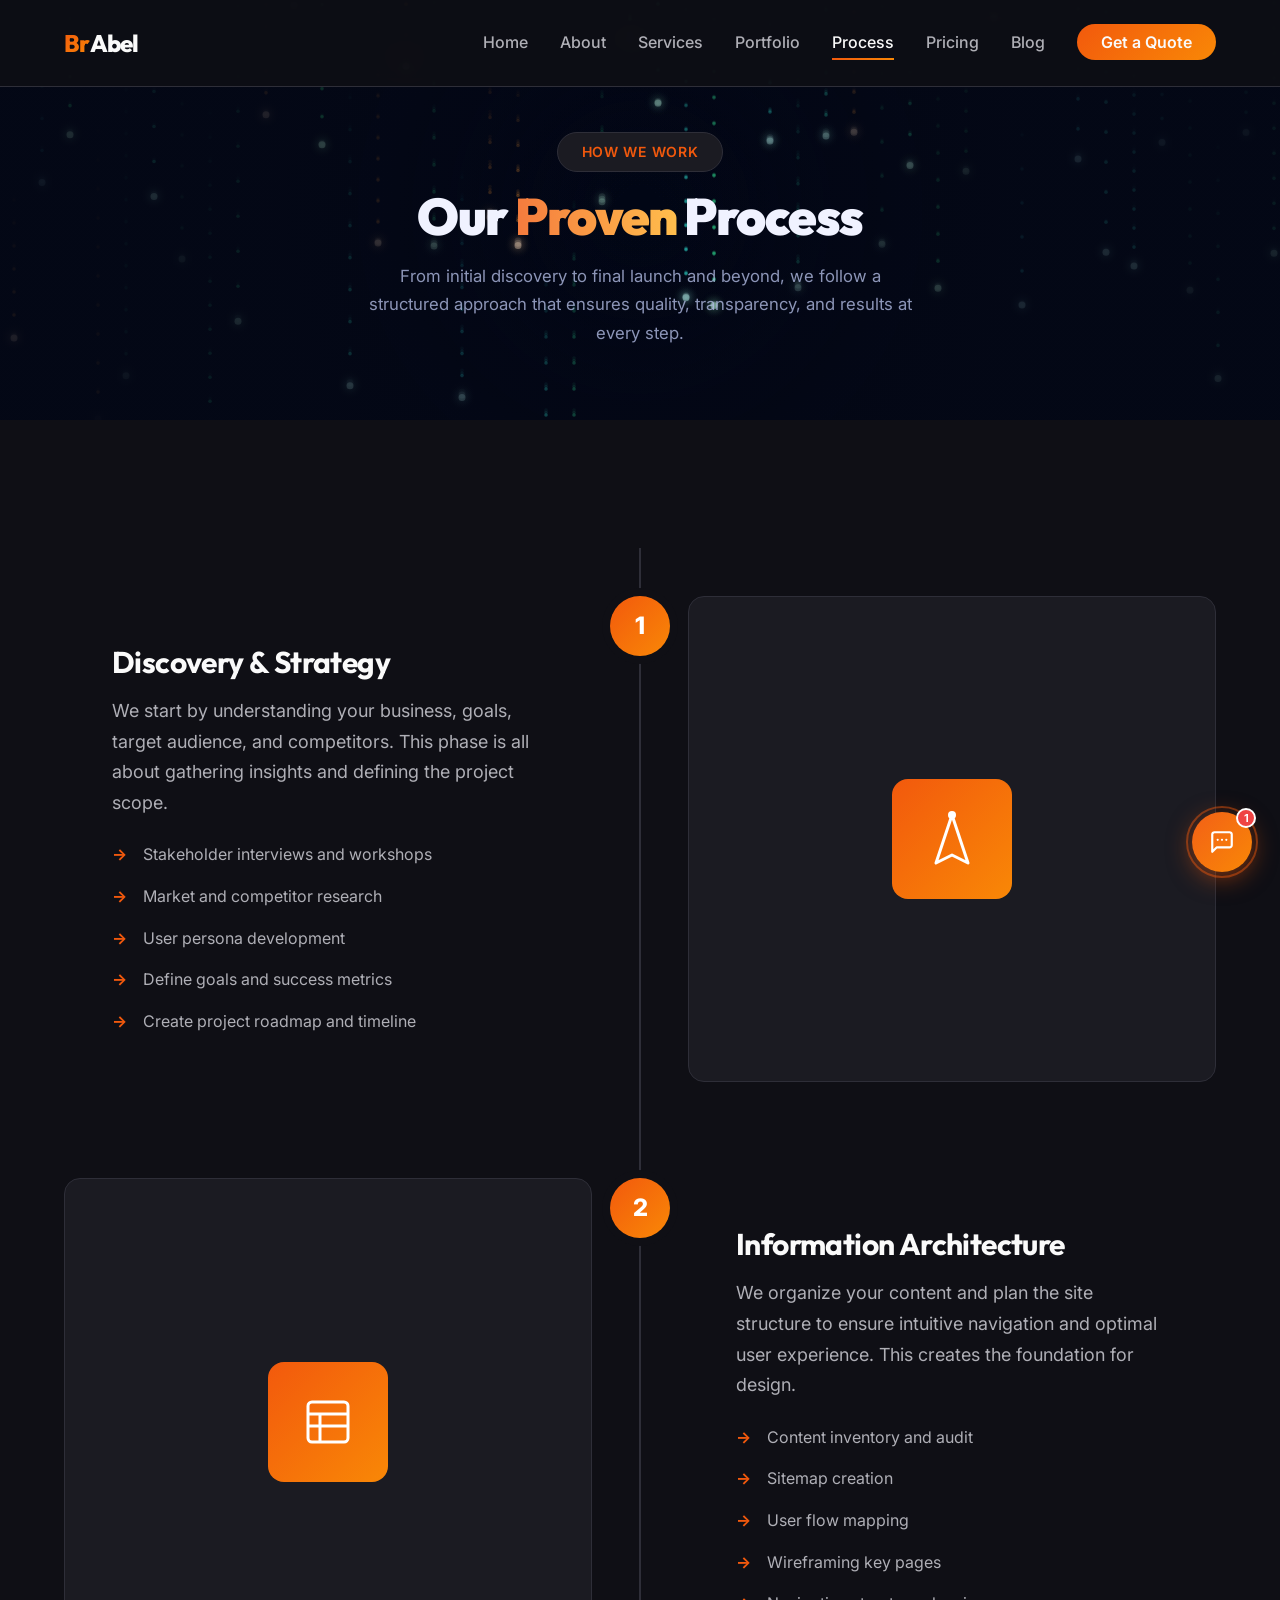
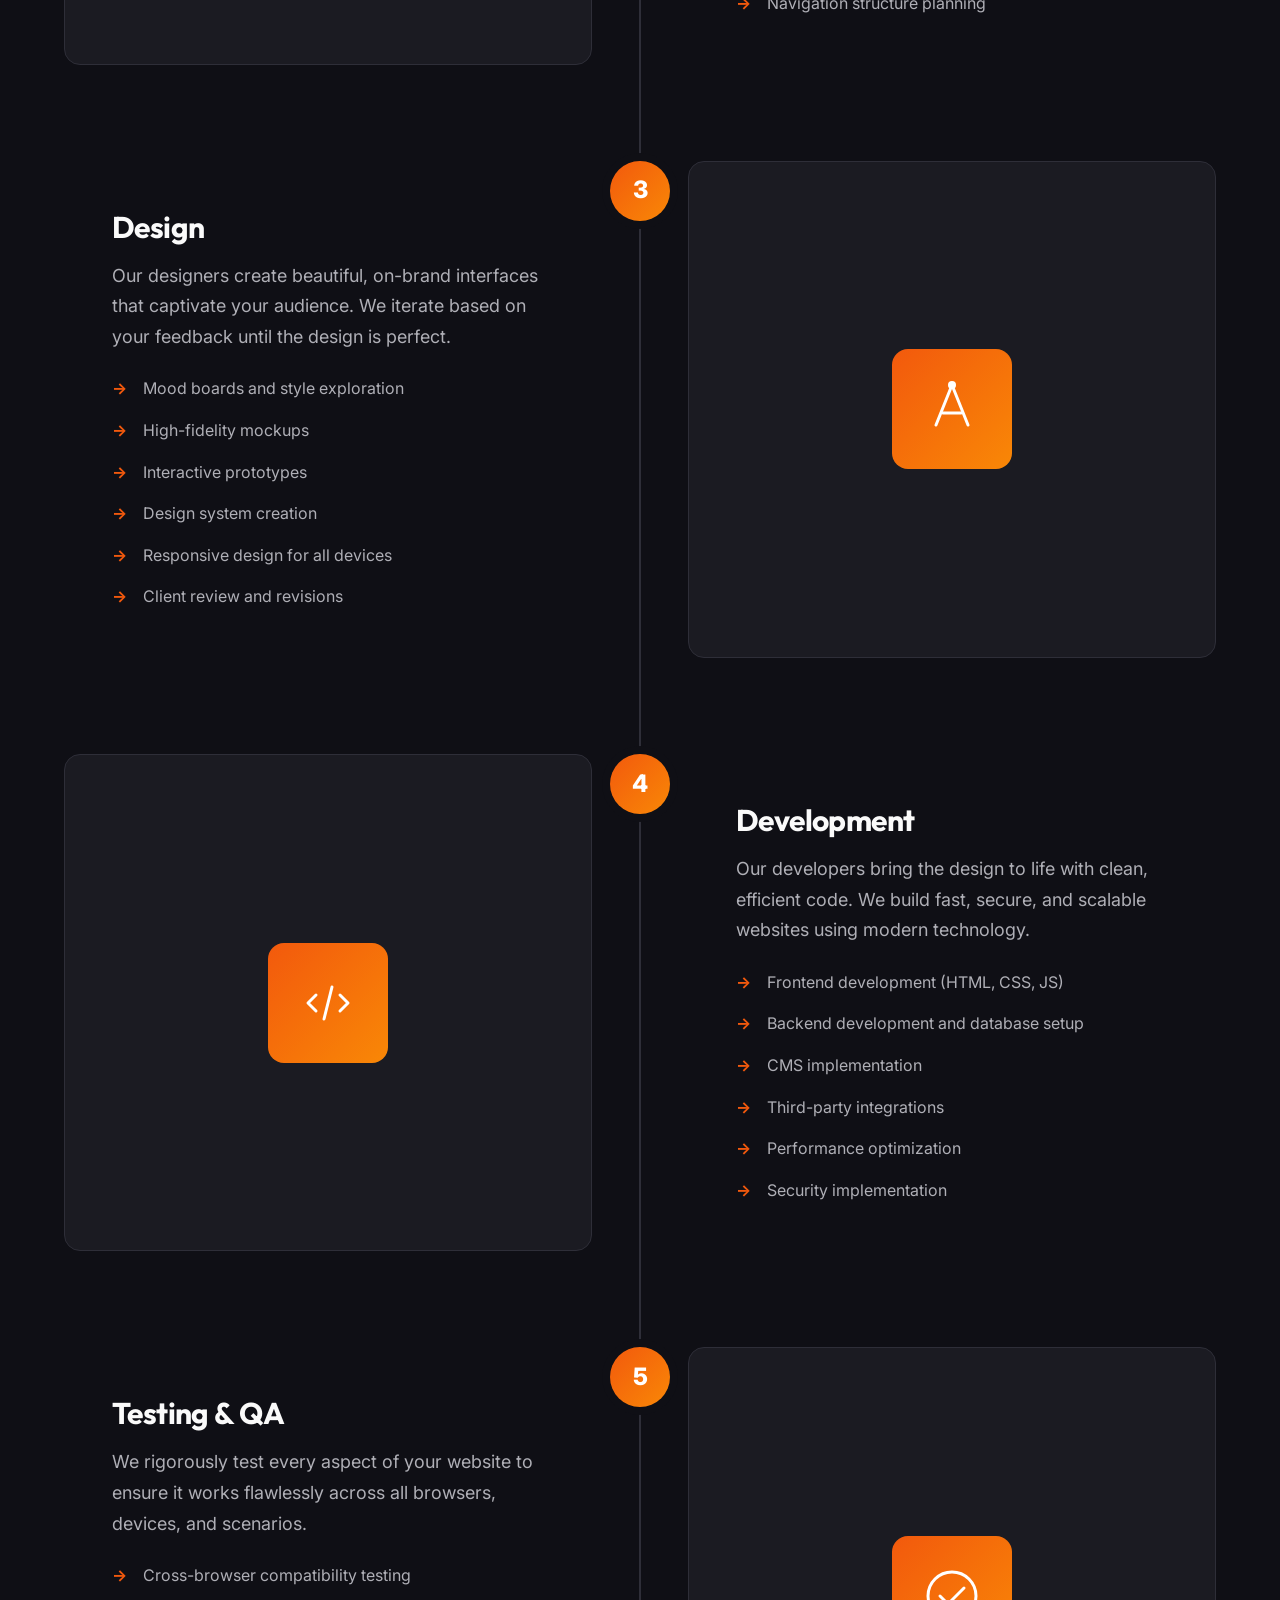
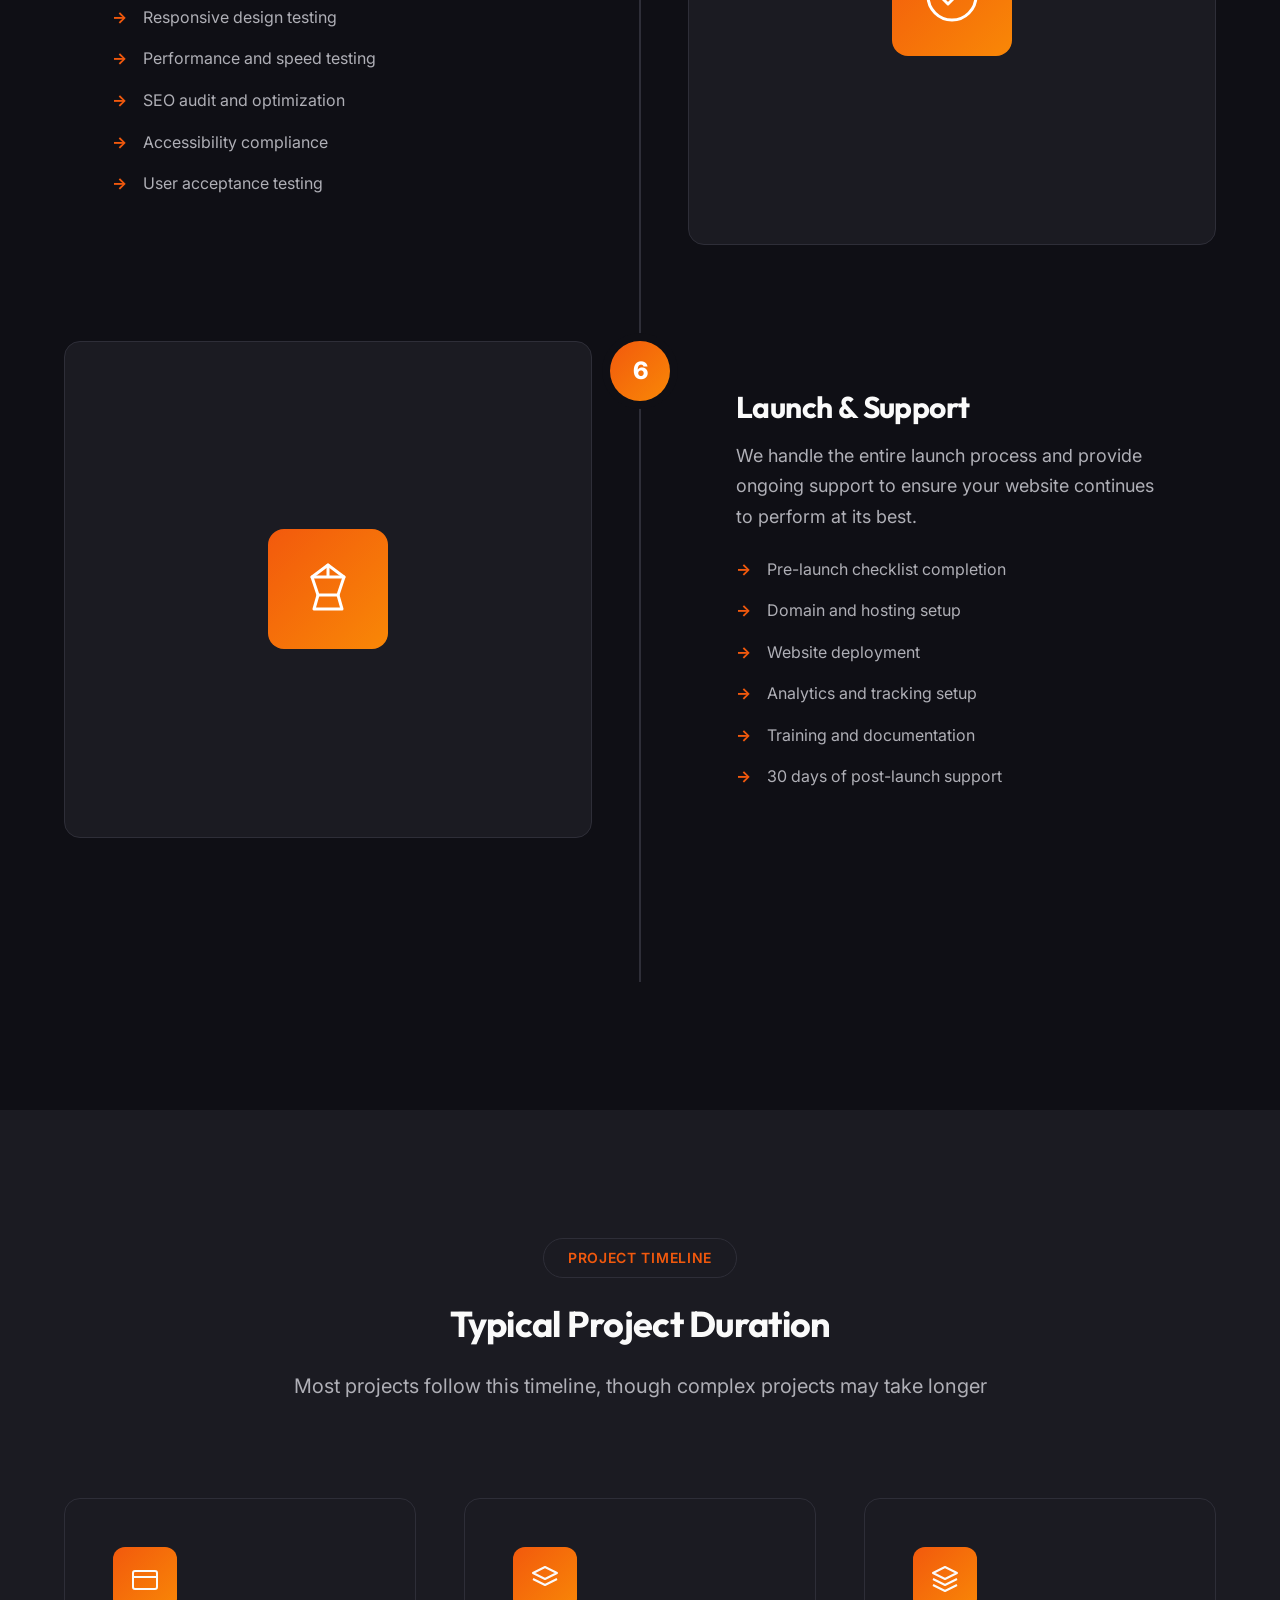
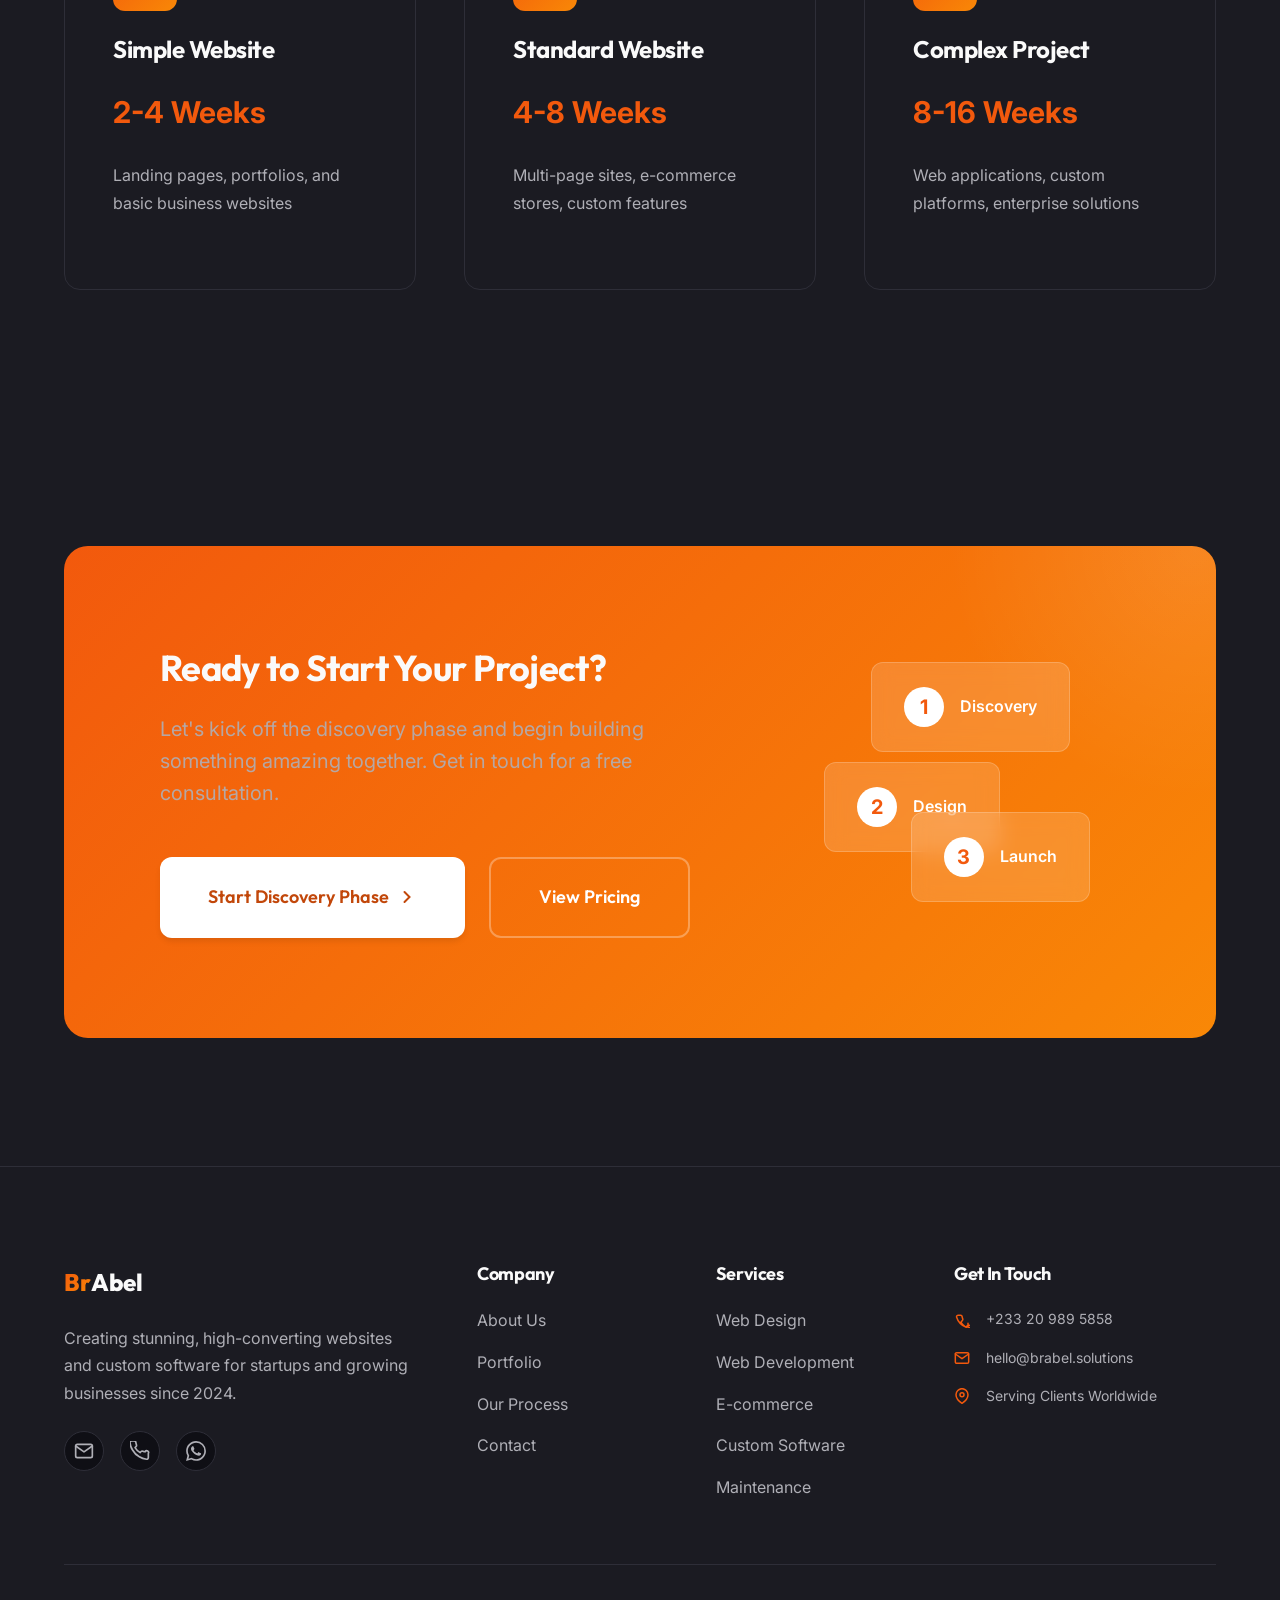
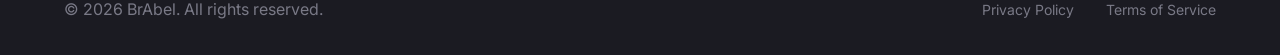
<file: process.html>
<!DOCTYPE html>
<html lang="en">

<head>
    <meta charset="UTF-8">
    <meta name="viewport" content="width=device-width, initial-scale=1.0">
    <meta name="description"
        content="Our proven 6-step web design and development process from discovery to launch. See how we bring your vision to life.">

    <!-- Open Graph / Facebook -->
    <meta property="og:type" content="website">
    <meta property="og:url" content="https://brabel.solutions/process.html">
    <meta property="og:title" content="Our Process - BrAbel">
    <meta property="og:description"
        content="Our proven 6-step web design and development process from discovery to launch. See how we bring your vision to life.">
    <meta property="og:image" content="https://brabel.solutions/assets/images/logo.jpeg">
    <meta property="og:site_name" content="BrAbel">

    <!-- Twitter Card -->
    <meta name="twitter:card" content="summary_large_image">
    <meta name="twitter:title" content="Our Process - BrAbel">
    <meta name="twitter:description"
        content="Our proven 6-step web design and development process from discovery to launch. See how we bring your vision to life.">
    <meta name="twitter:image" content="https://brabel.solutions/assets/images/logo.jpeg">
    <title>Our Process - BrAbel</title>

    <link rel="preconnect" href="https://fonts.googleapis.com">
    <link rel="preconnect" href="https://fonts.gstatic.com" crossorigin>
    <link
        href="https://fonts.googleapis.com/css2?family=Inter:wght@300;400;500;600;700;800&family=Outfit:wght@400;500;600;700;800&display=swap"
        rel="stylesheet">

    <!-- Favicon -->
    <link rel="icon" type="image/jpeg" href="assets/images/logo.jpeg">
    <link rel="apple-touch-icon" href="assets/images/logo.jpeg">

    <link rel="stylesheet" href="assets/css/styles.css">

    <link rel="canonical" href="https://brabel.solutions/process.html">
</head>

<body>
    <!-- Navigation -->
    <nav class="navbar" id="navbar">
        <div class="container nav-container">
            <a href="index.html" class="logo">
                <span class="logo-pixel">Br</span><span class="logo-craft">Abel</span>
            </a>

            <ul class="nav-menu" id="navMenu">
                <li><a href="index.html" class="nav-link">Home</a></li>
                <li><a href="about.html" class="nav-link">About</a></li>
                <li><a href="services.html" class="nav-link">Services</a></li>
                <li><a href="portfolio.html" class="nav-link">Portfolio</a></li>
                <li><a href="process.html" class="nav-link active">Process</a></li>
                <li><a href="pricing.html" class="nav-link">Pricing</a></li>
                <li><a href="blog.html" class="nav-link">Blog</a></li>
                <li><a href="contact.html" class="nav-link nav-cta">Get a Quote</a></li>
            </ul>

            <button class="mobile-toggle" id="mobileToggle" aria-label="Toggle navigation">
                <span></span>
                <span></span>
                <span></span>
            </button>
        </div>
    </nav>

    <!-- Page Header � Data Streams Canvas -->
    <section class="subpage-hero-wrap" id="processHero">
        <canvas id="processHeroCanvas" class="subpage-hero-canvas"></canvas>
        <div class="container subpage-hero-content">
            <span class="section-badge" style="margin-bottom:1rem;display:inline-block;">How We Work</span>
            <h1 class="page-title">Our <span class="hero-accent">Proven</span> Process</h1>
            <p class="page-description">From initial discovery to final launch and beyond, we follow a structured
                approach that ensures quality, transparency, and results at every step.</p>
        </div>
    </section>

    <!-- Process Timeline -->
    <section class="section">
        <div class="container">
            <div class="process-timeline">
                <!-- Step 1 -->
                <div class="process-step">
                    <div class="process-number">1</div>
                    <div class="process-content">
                        <h3 class="process-title">Discovery & Strategy</h3>
                        <p class="process-description">
                            We start by understanding your business, goals, target audience, and competitors.
                            This phase is all about gathering insights and defining the project scope.
                        </p>
                        <ul class="process-features">
                            <li>Stakeholder interviews and workshops</li>
                            <li>Market and competitor research</li>
                            <li>User persona development</li>
                            <li>Define goals and success metrics</li>
                            <li>Create project roadmap and timeline</li>
                        </ul>
                    </div>
                    <div class="process-visual">
                        <div class="process-icon">
                            <svg width="64" height="64" viewBox="0 0 64 64" fill="none">
                                <path d="M32 8L48 56L32 48L16 56L32 8Z" stroke="currentColor" stroke-width="3"
                                    stroke-linejoin="round" />
                                <circle cx="32" cy="8" r="4" fill="currentColor" />
                            </svg>
                        </div>
                    </div>
                </div>

                <!-- Step 2 -->
                <div class="process-step">
                    <div class="process-number">2</div>
                    <div class="process-content">
                        <h3 class="process-title">Information Architecture</h3>
                        <p class="process-description">
                            We organize your content and plan the site structure to ensure intuitive navigation
                            and optimal user experience. This creates the foundation for design.
                        </p>
                        <ul class="process-features">
                            <li>Content inventory and audit</li>
                            <li>Sitemap creation</li>
                            <li>User flow mapping</li>
                            <li>Wireframing key pages</li>
                            <li>Navigation structure planning</li>
                        </ul>
                    </div>
                    <div class="process-visual">
                        <div class="process-icon">
                            <svg width="64" height="64" viewBox="0 0 64 64" fill="none">
                                <rect x="12" y="12" width="40" height="40" rx="4" stroke="currentColor"
                                    stroke-width="3" />
                                <line x1="12" y1="24" x2="52" y2="24" stroke="currentColor" stroke-width="3" />
                                <line x1="12" y1="36" x2="52" y2="36" stroke="currentColor" stroke-width="3" />
                                <line x1="24" y1="24" x2="24" y2="52" stroke="currentColor" stroke-width="3" />
                            </svg>
                        </div>
                    </div>
                </div>

                <!-- Step 3 -->
                <div class="process-step">
                    <div class="process-number">3</div>
                    <div class="process-content">
                        <h3 class="process-title">Design</h3>
                        <p class="process-description">
                            Our designers create beautiful, on-brand interfaces that captivate your audience.
                            We iterate based on your feedback until the design is perfect.
                        </p>
                        <ul class="process-features">
                            <li>Mood boards and style exploration</li>
                            <li>High-fidelity mockups</li>
                            <li>Interactive prototypes</li>
                            <li>Design system creation</li>
                            <li>Responsive design for all devices</li>
                            <li>Client review and revisions</li>
                        </ul>
                    </div>
                    <div class="process-visual">
                        <div class="process-icon">
                            <svg width="64" height="64" viewBox="0 0 64 64" fill="none">
                                <path d="M16 48L32 8L48 48" stroke="currentColor" stroke-width="3"
                                    stroke-linecap="round" stroke-linejoin="round" />
                                <line x1="23" y1="36" x2="41" y2="36" stroke="currentColor" stroke-width="3"
                                    stroke-linecap="round" />
                                <circle cx="32" cy="8" r="4" fill="currentColor" />
                            </svg>
                        </div>
                    </div>
                </div>

                <!-- Step 4 -->
                <div class="process-step">
                    <div class="process-number">4</div>
                    <div class="process-content">
                        <h3 class="process-title">Development</h3>
                        <p class="process-description">
                            Our developers bring the design to life with clean, efficient code. We build
                            fast, secure, and scalable websites using modern technology.
                        </p>
                        <ul class="process-features">
                            <li>Frontend development (HTML, CSS, JS)</li>
                            <li>Backend development and database setup</li>
                            <li>CMS implementation</li>
                            <li>Third-party integrations</li>
                            <li>Performance optimization</li>
                            <li>Security implementation</li>
                        </ul>
                    </div>
                    <div class="process-visual">
                        <div class="process-icon">
                            <svg width="64" height="64" viewBox="0 0 64 64" fill="none">
                                <path d="M20 24L12 32L20 40" stroke="currentColor" stroke-width="3"
                                    stroke-linecap="round" stroke-linejoin="round" />
                                <path d="M44 24L52 32L44 40" stroke="currentColor" stroke-width="3"
                                    stroke-linecap="round" stroke-linejoin="round" />
                                <line x1="36" y1="16" x2="28" y2="48" stroke="currentColor" stroke-width="3"
                                    stroke-linecap="round" />
                            </svg>
                        </div>
                    </div>
                </div>

                <!-- Step 5 -->
                <div class="process-step">
                    <div class="process-number">5</div>
                    <div class="process-content">
                        <h3 class="process-title">Testing & QA</h3>
                        <p class="process-description">
                            We rigorously test every aspect of your website to ensure it works flawlessly
                            across all browsers, devices, and scenarios.
                        </p>
                        <ul class="process-features">
                            <li>Cross-browser compatibility testing</li>
                            <li>Responsive design testing</li>
                            <li>Performance and speed testing</li>
                            <li>SEO audit and optimization</li>
                            <li>Accessibility compliance</li>
                            <li>User acceptance testing</li>
                        </ul>
                    </div>
                    <div class="process-visual">
                        <div class="process-icon">
                            <svg width="64" height="64" viewBox="0 0 64 64" fill="none">
                                <circle cx="32" cy="32" r="24" stroke="currentColor" stroke-width="3" />
                                <path d="M20 32L28 40L44 24" stroke="currentColor" stroke-width="3"
                                    stroke-linecap="round" stroke-linejoin="round" />
                            </svg>
                        </div>
                    </div>
                </div>

                <!-- Step 6 -->
                <div class="process-step">
                    <div class="process-number">6</div>
                    <div class="process-content">
                        <h3 class="process-title">Launch & Support</h3>
                        <p class="process-description">
                            We handle the entire launch process and provide ongoing support to ensure your
                            website continues to perform at its best.
                        </p>
                        <ul class="process-features">
                            <li>Pre-launch checklist completion</li>
                            <li>Domain and hosting setup</li>
                            <li>Website deployment</li>
                            <li>Analytics and tracking setup</li>
                            <li>Training and documentation</li>
                            <li>30 days of post-launch support</li>
                        </ul>
                    </div>
                    <div class="process-visual">
                        <div class="process-icon">
                            <svg width="64" height="64" viewBox="0 0 64 64" fill="none">
                                <path d="M32 8L16 20L22 38L42 38L48 20L32 8Z" stroke="currentColor" stroke-width="3"
                                    stroke-linejoin="round" />
                                <path d="M32 8V20M16 20H48M22 38L18 52H46L42 38" stroke="currentColor" stroke-width="3"
                                    stroke-linecap="round" stroke-linejoin="round" />
                            </svg>
                        </div>
                    </div>
                </div>
            </div>
        </div>
    </section>

    <!-- Timeline Stats -->
    <section class="section section-dark">
        <div class="container">
            <div class="section-header">
                <span class="section-badge">Project Timeline</span>
                <h2 class="section-title">Typical Project Duration</h2>
                <p class="section-description">
                    Most projects follow this timeline, though complex projects may take longer
                </p>
            </div>

            <div class="services-grid">
                <div class="service-card">
                    <div class="service-icon">
                        <svg width="32" height="32" viewBox="0 0 32 32" fill="none">
                            <rect x="4" y="8" width="24" height="18" rx="2" stroke="currentColor" stroke-width="2" />
                            <path d="M4 14H28" stroke="currentColor" stroke-width="2" />
                        </svg>
                    </div>
                    <h3 class="service-title">Simple Website</h3>
                    <p class="service-text"
                        style="font-size: var(--font-size-3xl); font-weight: 700; color: var(--color-primary); margin: var(--spacing-lg) 0;">
                        2-4 Weeks
                    </p>
                    <p class="service-text">Landing pages, portfolios, and basic business websites</p>
                </div>

                <div class="service-card">
                    <div class="service-icon">
                        <svg width="32" height="32" viewBox="0 0 32 32" fill="none">
                            <path d="M16 4L4 10L16 16L28 10L16 4Z" stroke="currentColor" stroke-width="2"
                                stroke-linejoin="round" />
                            <path d="M4 16L16 22L28 16" stroke="currentColor" stroke-width="2"
                                stroke-linejoin="round" />
                        </svg>
                    </div>
                    <h3 class="service-title">Standard Website</h3>
                    <p class="service-text"
                        style="font-size: var(--font-size-3xl); font-weight: 700; color: var(--color-primary); margin: var(--spacing-lg) 0;">
                        4-8 Weeks
                    </p>
                    <p class="service-text">Multi-page sites, e-commerce stores, custom features</p>
                </div>

                <div class="service-card">
                    <div class="service-icon">
                        <svg width="32" height="32" viewBox="0 0 32 32" fill="none">
                            <path d="M16 4L4 10L16 16L28 10L16 4Z" stroke="currentColor" stroke-width="2"
                                stroke-linejoin="round" />
                            <path d="M4 16L16 22L28 16" stroke="currentColor" stroke-width="2"
                                stroke-linejoin="round" />
                            <path d="M4 22L16 28L28 22" stroke="currentColor" stroke-width="2"
                                stroke-linejoin="round" />
                        </svg>
                    </div>
                    <h3 class="service-title">Complex Project</h3>
                    <p class="service-text"
                        style="font-size: var(--font-size-3xl); font-weight: 700; color: var(--color-primary); margin: var(--spacing-lg) 0;">
                        8-16 Weeks
                    </p>
                    <p class="service-text">Web applications, custom platforms, enterprise solutions</p>
                </div>
            </div>
        </div>
    </section>

    <!-- CTA Section -->
    <section class="cta-section section">
        <div class="container">
            <div class="cta-card">
                <div class="cta-content">
                    <h2 class="cta-title">Ready to Start Your Project?</h2>
                    <p class="cta-text">
                        Let's kick off the discovery phase and begin building something amazing together.
                        Get in touch for a free consultation.
                    </p>
                    <div class="cta-buttons">
                        <a href="contact.html" class="btn btn-primary btn-large">
                            Start Discovery Phase
                            <svg width="20" height="20" viewBox="0 0 20 20" fill="none">
                                <path d="M7.5 15L12.5 10L7.5 5" stroke="currentColor" stroke-width="2"
                                    stroke-linecap="round" />
                            </svg>
                        </a>
                        <a href="pricing.html" class="btn btn-outline btn-large">
                            View Pricing
                        </a>
                    </div>
                </div>
                <div class="cta-visual">
                    <div class="cta-float-card card-1">
                        <div class="float-icon">1</div>
                        <div class="float-text">Discovery</div>
                    </div>
                    <div class="cta-float-card card-2">
                        <div class="float-icon">2</div>
                        <div class="float-text">Design</div>
                    </div>
                    <div class="cta-float-card card-3">
                        <div class="float-icon">3</div>
                        <div class="float-text">Launch</div>
                    </div>
                </div>
            </div>
        </div>
    </section>

    <!-- Footer -->
    <footer class="footer">
        <div class="container">
            <div class="footer-content">
                <div class="footer-col">
                    <a href="index.html" class="footer-logo">
                        <span class="logo-pixel">Br</span><span class="logo-craft">Abel</span>
                    </a>
                    <p class="footer-description">
                        Creating stunning, high-converting websites and custom software for startups and growing businesses since 2024.
                    </p>
                    <div class="social-links">
                        <a href="mailto:hello@brabel.solutions" aria-label="Email" class="social-link">
                            <svg width="20" height="20" viewBox="0 0 24 24" fill="none" stroke="currentColor"
                                stroke-width="2" stroke-linecap="round" stroke-linejoin="round">
                                <path d="M4 4h16c1.1 0 2 .9 2 2v12c0 1.1-.9 2-2 2H4c-1.1 0-2-.9-2-2V6c0-1.1.9-2 2-2z" />
                                <polyline points="22,6 12,13 2,6" />
                            </svg>
                        </a>
                        <a href="tel:+233209895858" aria-label="Phone" class="social-link">
                            <svg width="20" height="20" viewBox="0 0 24 24" fill="none" stroke="currentColor"
                                stroke-width="2" stroke-linecap="round" stroke-linejoin="round">
                                <path
                                    d="M22 16.92v3a2 2 0 01-2.18 2 19.79 19.79 0 01-8.63-3.07A19.5 19.5 0 013.07 10.8a19.79 19.79 0 01-3.07-8.66A2 2 0 012 0h3a2 2 0 012 1.72c.127.96.361 1.903.7 2.81a2 2 0 01-.45 2.11L6.09 7.91a16 16 0 006 6l1.27-1.27a2 2 0 012.11-.45c.907.339 1.85.573 2.81.7A2 2 0 0122 14.92z" />
                            </svg>
                        </a>
                        <a href="https://wa.me/233209895858" aria-label="WhatsApp" class="social-link" target="_blank"
                            rel="noopener">
                            <svg width="20" height="20" viewBox="0 0 24 24" fill="currentColor">
                                <path
                                    d="M17.472 14.382c-.297-.149-1.758-.867-2.03-.967-.273-.099-.471-.148-.67.15-.197.297-.767.966-.94 1.164-.173.199-.347.223-.644.075-.297-.15-1.255-.463-2.39-1.475-.883-.788-1.48-1.761-1.653-2.059-.173-.297-.018-.458.13-.606.134-.133.298-.347.446-.52.149-.174.198-.298.298-.497.099-.198.05-.371-.025-.52-.075-.149-.669-1.612-.916-2.207-.242-.579-.487-.5-.669-.51-.173-.008-.371-.01-.57-.01-.198 0-.52.074-.792.372-.272.297-1.04 1.016-1.04 2.479 0 1.462 1.065 2.875 1.213 3.074.149.198 2.096 3.2 5.077 4.487.709.306 1.262.489 1.694.625.712.227 1.36.195 1.871.118.571-.085 1.758-.719 2.006-1.413.248-.694.248-1.289.173-1.413-.074-.124-.272-.198-.57-.347m-5.421 7.403h-.004a9.87 9.87 0 01-5.031-1.378l-.361-.214-3.741.982.998-3.648-.235-.374a9.86 9.86 0 01-1.51-5.26c.001-5.45 4.436-9.884 9.888-9.884 2.64 0 5.122 1.03 6.988 2.898a9.825 9.825 0 012.893 6.994c-.003 5.45-4.437 9.884-9.885 9.884m8.413-18.297A11.815 11.815 0 0012.05 0C5.495 0 .16 5.335.157 11.892c0 2.096.547 4.142 1.588 5.945L.057 24l6.305-1.654a11.882 11.882 0 005.683 1.448h.005c6.554 0 11.89-5.335 11.893-11.893a11.821 11.821 0 00-3.48-8.413z" />
                            </svg>
                        </a>
                    </div>
                </div>

                <div class="footer-col">
                    <h4 class="footer-heading">Company</h4>
                    <ul class="footer-links">
                        <li><a href="about.html">About Us</a></li>
                        <li><a href="portfolio.html">Portfolio</a></li>
                        <li><a href="process.html">Our Process</a></li>
                        <li><a href="contact.html">Contact</a></li>
                    </ul>
                </div>

                <div class="footer-col">
                    <h4 class="footer-heading">Services</h4>
                    <ul class="footer-links">
                        <li><a href="services.html#web-design">Web Design</a></li>
                        <li><a href="services.html#web-development">Web Development</a></li>
                        <li><a href="services.html#ecommerce">E-commerce</a></li>
                        <li><a href="services.html#custom-software">Custom Software</a></li>
                        <li><a href="services.html#maintenance">Maintenance</a></li>
                    </ul>
                </div>

                <div class="footer-col">
                    <h4 class="footer-heading">Get In Touch</h4>
                    <ul class="footer-contact">
                        <li>
                            <svg width="16" height="16" viewBox="0 0 16 16" fill="none">
                                <path
                                    d="M14 11.2v2.4a1.6 1.6 0 01-1.744 1.6A15.832 15.832 0 012.544 4.944 1.6 1.6 0 014.144 3.2h2.4a1.6 1.6 0 011.6 1.376c.102.768.289 1.522.56 2.248a1.6 1.6 0 01-.36 1.688L6.872 10.24a12.8 12.8 0 004.888 4.888l1.728-1.472a1.6 1.6 0 011.688-.36c.726.271 1.48.458 2.248.56A1.6 1.6 0 0114 14.4z"
                                    stroke="currentColor" stroke-width="1.5" stroke-linecap="round"
                                    stroke-linejoin="round" />
                            </svg>
                            +233 20 989 5858
                        </li>
                        <li>
                            <svg width="16" height="16" viewBox="0 0 16 16" fill="none">
                                <path
                                    d="M2.667 2.667h10.666c.734 0 1.334.6 1.334 1.333v8c0 .733-.6 1.333-1.334 1.333H2.667c-.734 0-1.334-.6-1.334-1.333V4c0-.733.6-1.333 1.334-1.333z"
                                    stroke="currentColor" stroke-width="1.5" stroke-linecap="round"
                                    stroke-linejoin="round" />
                                <path d="M14.667 4L8 8.667 1.333 4" stroke="currentColor" stroke-width="1.5"
                                    stroke-linecap="round" stroke-linejoin="round" />
                            </svg>
                            hello@brabel.solutions
                        </li>
                        <li>
                            <svg width="16" height="16" viewBox="0 0 16 16" fill="none">
                                <path d="M14 6.667c0 4.666-6 8.666-6 8.666s-6-4-6-8.666a6 6 0 0112 0z"
                                    stroke="currentColor" stroke-width="1.5" stroke-linecap="round"
                                    stroke-linejoin="round" />
                                <circle cx="8" cy="6.667" r="2" stroke="currentColor" stroke-width="1.5"
                                    stroke-linecap="round" stroke-linejoin="round" />
                            </svg>
                            Serving Clients Worldwide
                        </li>
                    </ul>
                </div>
            </div>

            <div class="footer-bottom">
                <p>&copy; 2026 BrAbel. All rights reserved.</p>
                <div class="footer-legal">
                    <a href="privacy.html">Privacy Policy</a>
                    <a href="terms.html">Terms of Service</a>
                </div>
            </div>
        </div>
    </footer>

    <script src="assets/js/script.js"></script>
    <script src="assets/js/page-hero-canvas.js"></script>
    <script src="assets/js/livechat.js"></script>
</body>

</html>
</file>
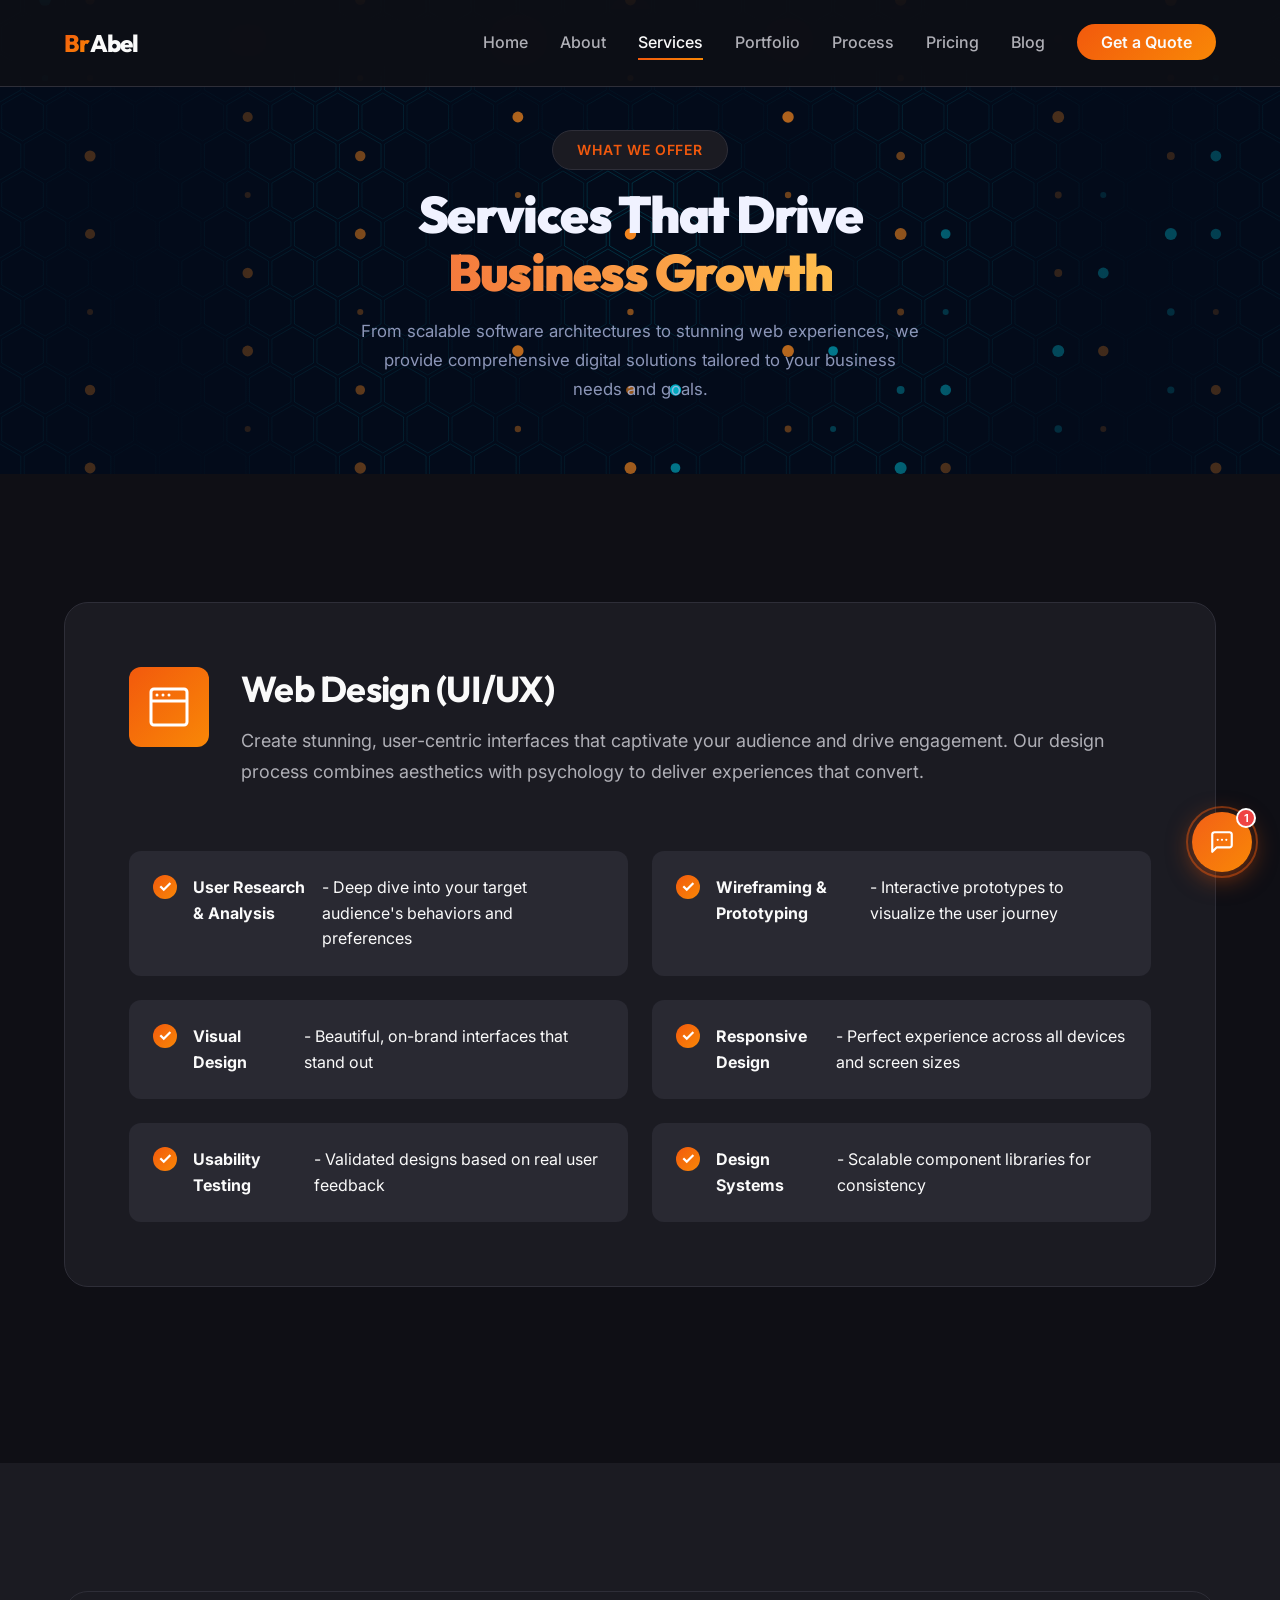
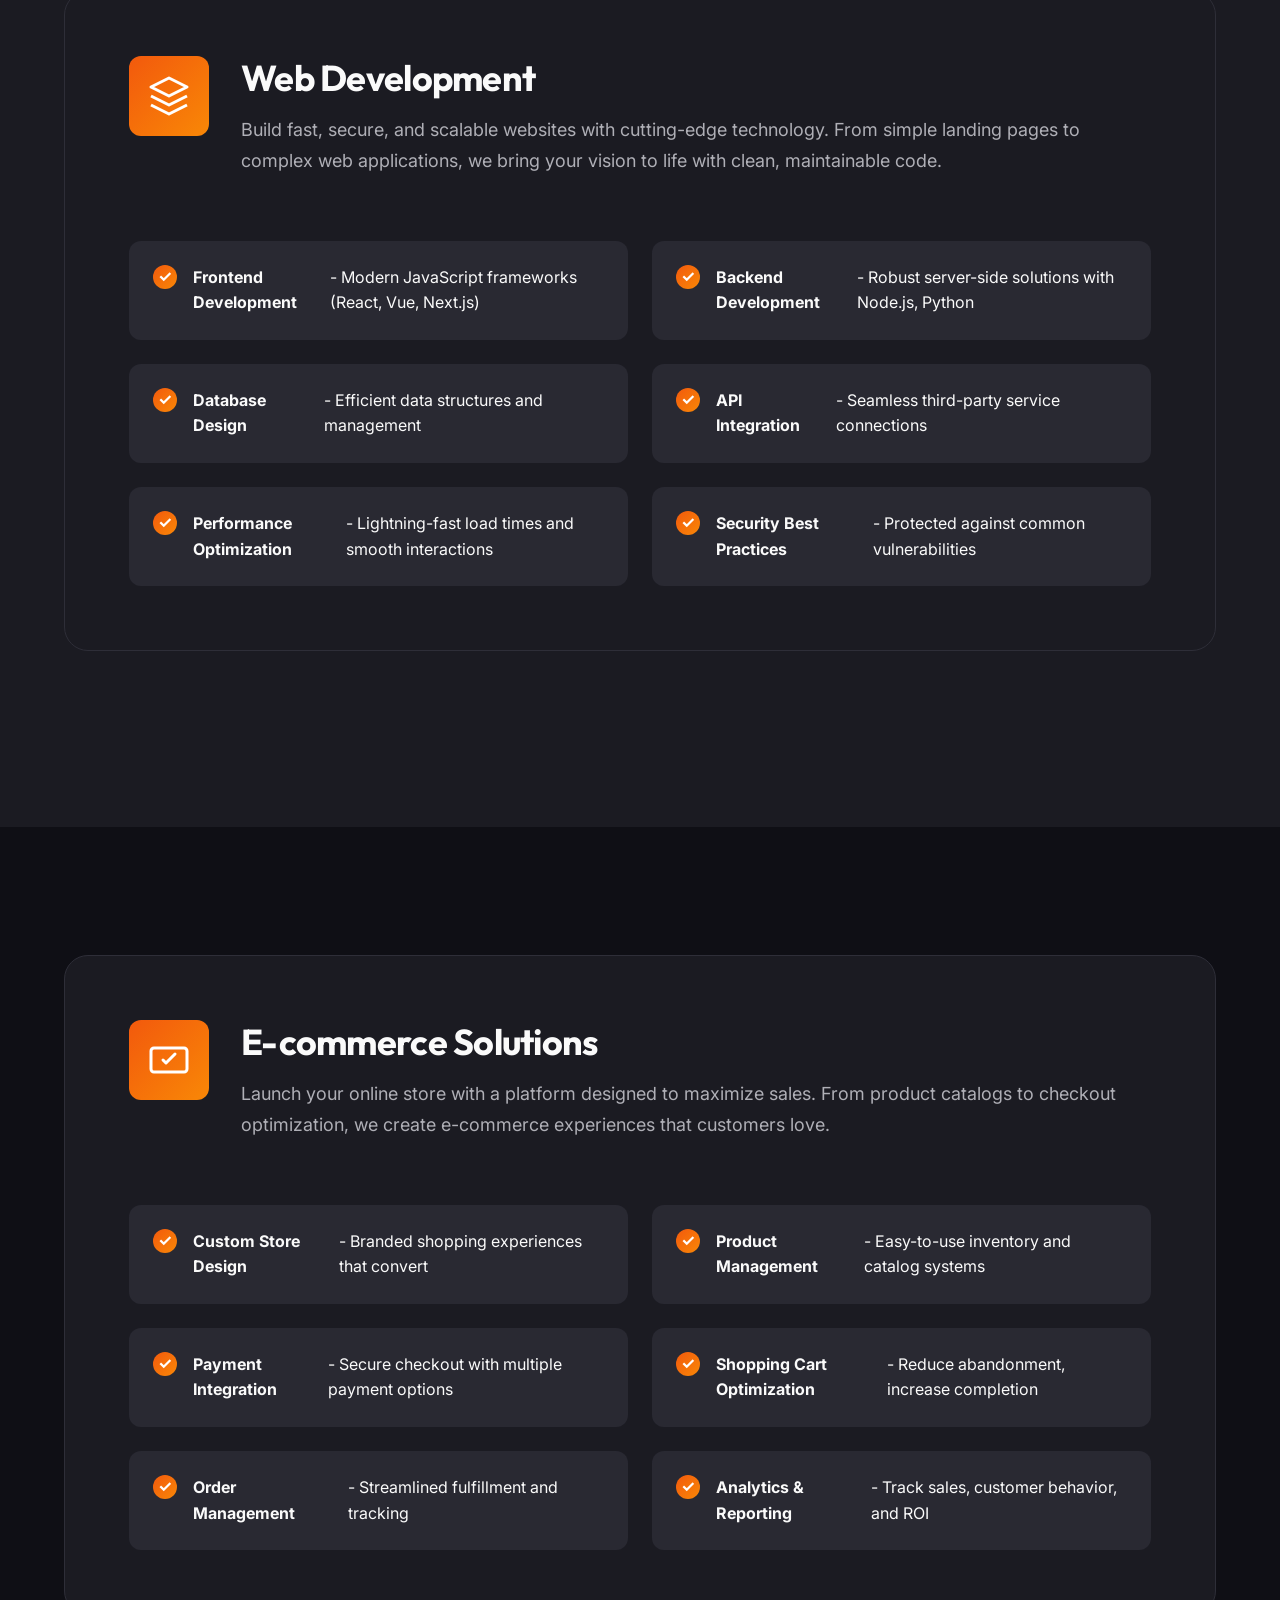
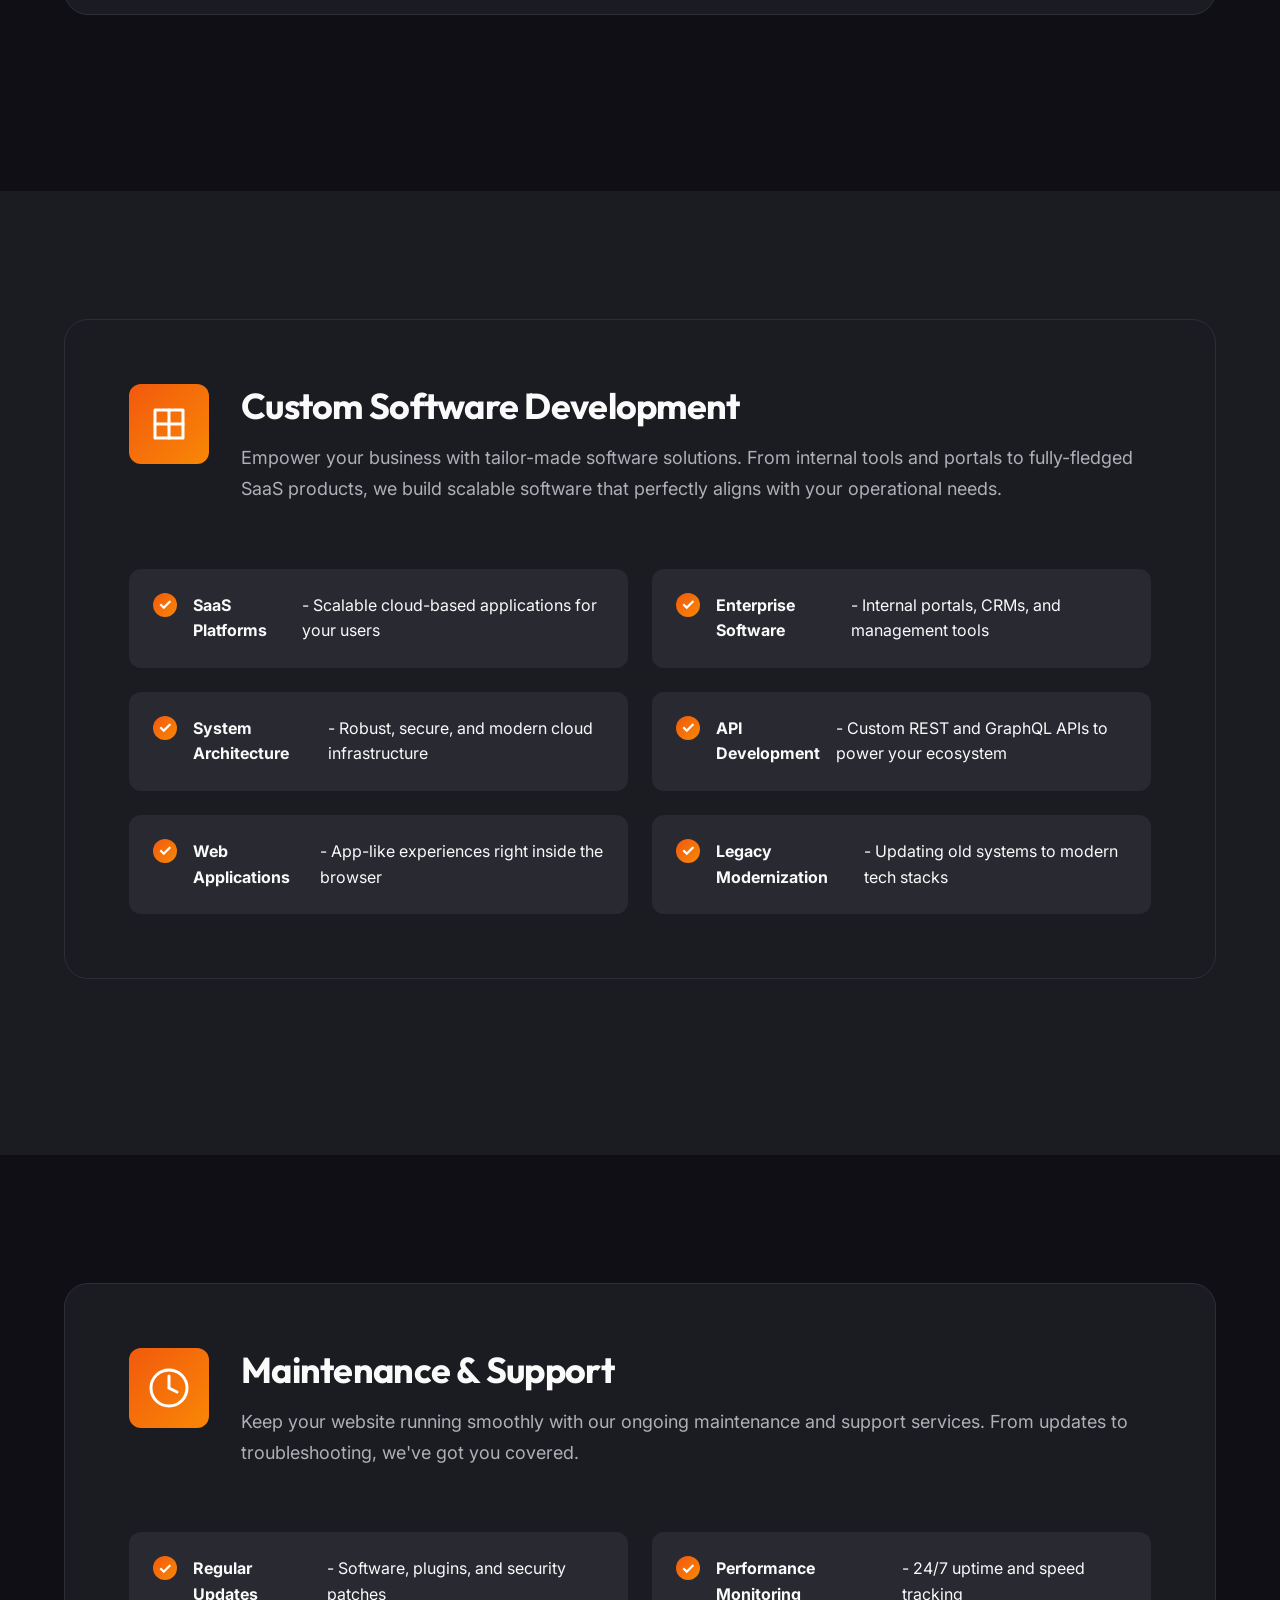
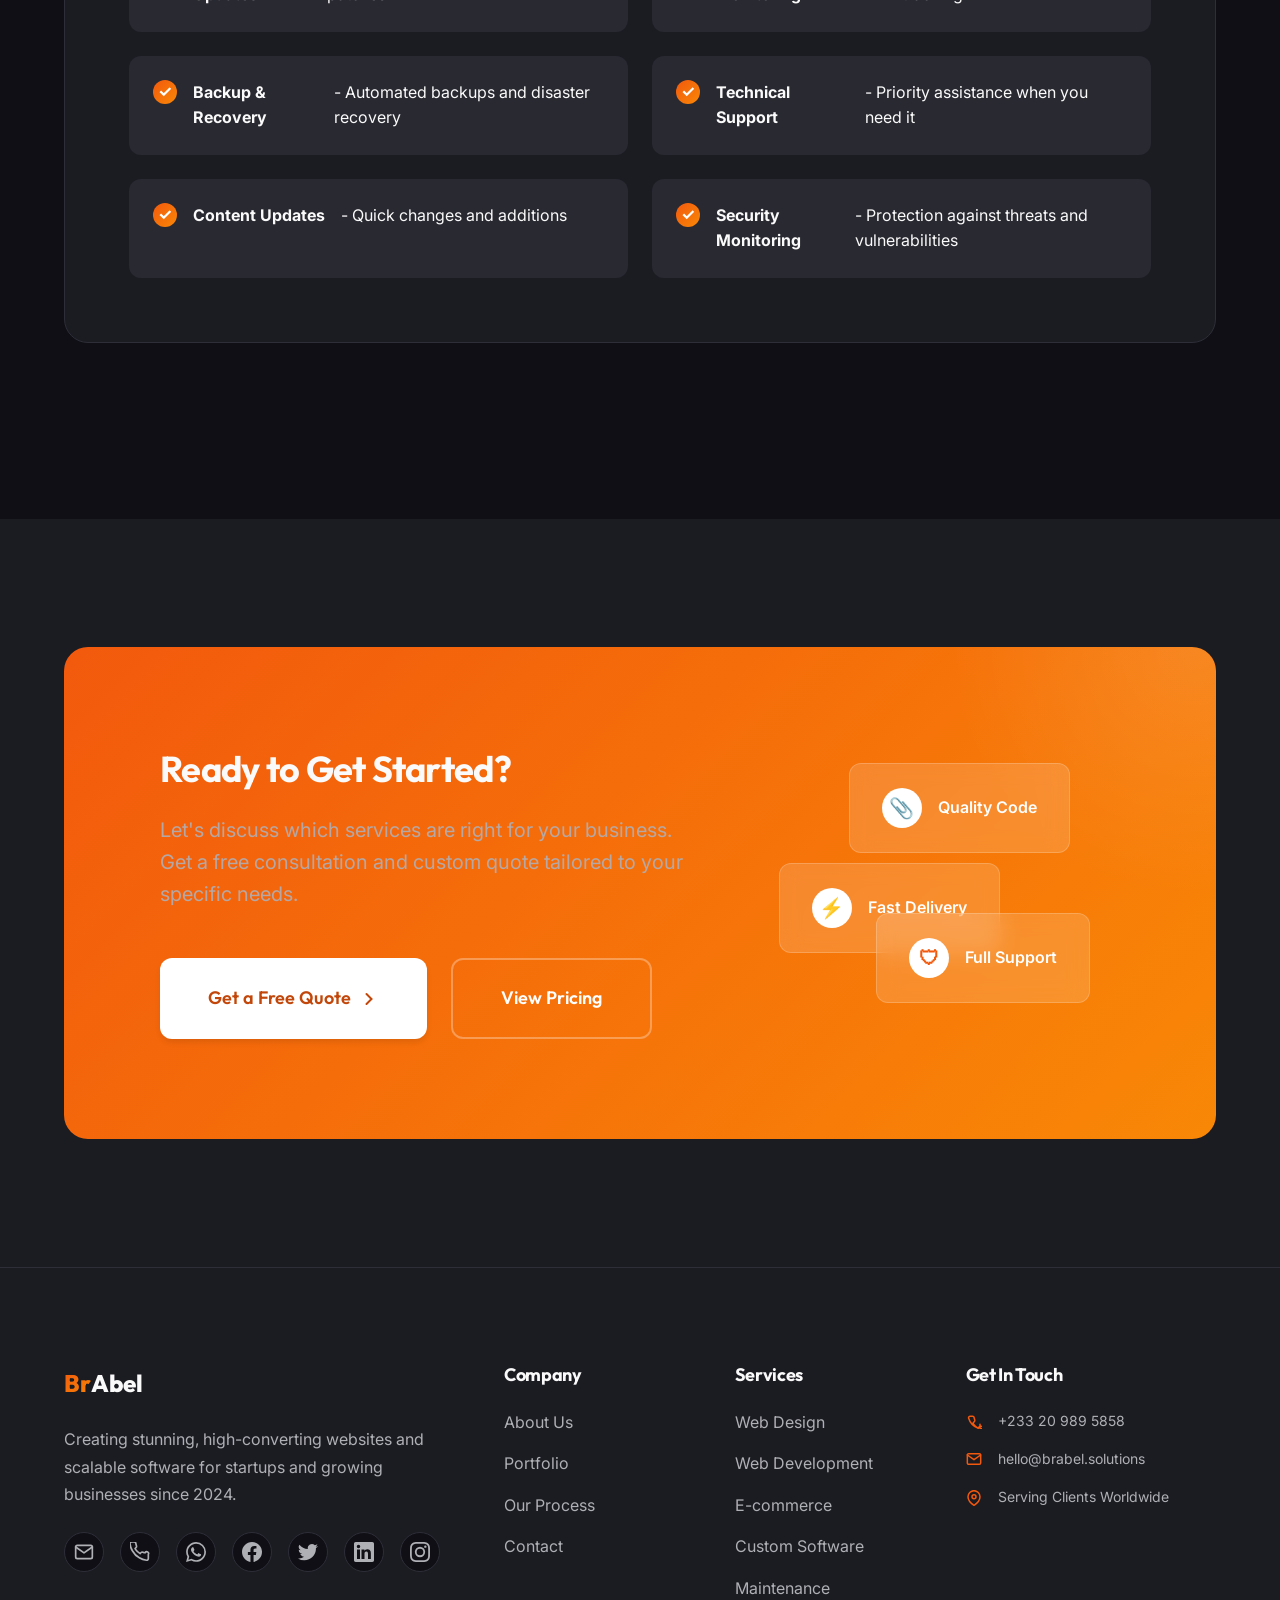
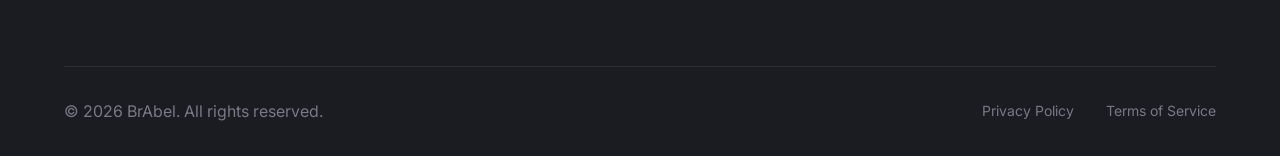
<file: services.html>
<!DOCTYPE html>
<html lang="en">

<head>
    <meta charset="UTF-8">
    <meta name="viewport" content="width=device-width, initial-scale=1.0">
    <meta name="description"
        content="Professional web and software development services including UI/UX design, full-stack development, custom software, SaaS platforms, and enterprise solutions.">

    <!-- Open Graph / Facebook -->
    <meta property="og:type" content="website">
    <meta property="og:url" content="https://brabel.solutions/services.html">
    <meta property="og:title" content="Our Services - BrAbel">
    <meta property="og:description"
        content="Professional web and software development services including UI/UX design, full-stack development, custom software, SaaS platforms, and enterprise solutions.">
    <meta property="og:image" content="https://brabel.solutions/assets/images/logo.jpeg">
    <meta property="og:site_name" content="BrAbel">

    <!-- Twitter Card -->
    <meta name="twitter:card" content="summary_large_image">
    <meta name="twitter:title" content="Our Services - BrAbel">
    <meta name="twitter:description"
        content="Professional web and software development services including UI/UX design, full-stack development, custom software, SaaS platforms, and enterprise solutions.">
    <meta name="twitter:image" content="https://brabel.solutions/assets/images/logo.jpeg">
    <title>Our Services - Web & Software Development | BrAbel</title>

    <link rel="preconnect" href="https://fonts.googleapis.com">
    <link rel="preconnect" href="https://fonts.gstatic.com" crossorigin>
    <link
        href="https://fonts.googleapis.com/css2?family=Inter:wght@300;400;500;600;700;800&family=Outfit:wght@400;500;600;700;800&display=swap"
        rel="stylesheet">

    <!-- Favicon -->
    <link rel="icon" type="image/jpeg" href="assets/images/logo.jpeg">
    <link rel="apple-touch-icon" href="assets/images/logo.jpeg">

    <link rel="stylesheet" href="assets/css/styles.css">

    <link rel="canonical" href="https://brabel.solutions/services.html">
</head>

<body>
    <!-- Navigation -->
    <nav class="navbar" id="navbar">
        <div class="container nav-container">
            <a href="index.html" class="logo">
                <span class="logo-pixel">Br</span><span class="logo-craft">Abel</span>
            </a>

            <ul class="nav-menu" id="navMenu">
                <li><a href="index.html" class="nav-link">Home</a></li>
                <li><a href="about.html" class="nav-link">About</a></li>
                <li><a href="services.html" class="nav-link active">Services</a></li>
                <li><a href="portfolio.html" class="nav-link">Portfolio</a></li>
                <li><a href="process.html" class="nav-link">Process</a></li>
                <li><a href="pricing.html" class="nav-link">Pricing</a></li>
                <li><a href="blog.html" class="nav-link">Blog</a></li>
                <li><a href="contact.html" class="nav-link nav-cta">Get a Quote</a></li>
            </ul>

            <button class="mobile-toggle" id="mobileToggle" aria-label="Toggle navigation">
                <span></span>
                <span></span>
                <span></span>
            </button>
        </div>
    </nav>

    <!-- Page Header � Circuit Canvas -->
    <section class="subpage-hero-wrap" id="servicesHero">
        <canvas id="servicesHeroCanvas" class="subpage-hero-canvas"></canvas>
        <div class="container subpage-hero-content">
            <span class="section-badge" style="margin-bottom:1rem;display:inline-block;">What We Offer</span>
            <h1 class="page-title">Services That Drive<br><span class="hero-accent">Business Growth</span></h1>
            <p class="page-description">From scalable software architectures to stunning web experiences, we provide comprehensive digital solutions tailored to your business needs and goals.</p>
        </div>
    </section>

    <!-- Web Design Service -->
    <section class="section" id="web-design">
        <div class="container">
            <div class="service-detail-card">
                <div class="service-detail-header">
                    <div class="service-detail-icon">
                        <svg width="48" height="48" viewBox="0 0 48 48" fill="none">
                            <rect x="6" y="6" width="36" height="36" rx="3" stroke="currentColor" stroke-width="3" />
                            <path d="M6 18H42" stroke="currentColor" stroke-width="3" />
                            <circle cx="12" cy="12" r="1.5" fill="currentColor" />
                            <circle cx="18" cy="12" r="1.5" fill="currentColor" />
                            <circle cx="24" cy="12" r="1.5" fill="currentColor" />
                        </svg>
                    </div>
                    <div class="service-detail-info">
                        <h2>Web Design (UI/UX)</h2>
                        <p class="service-detail-description">
                            Create stunning, user-centric interfaces that captivate your audience and drive engagement.
                            Our design process combines aesthetics with psychology to deliver experiences that convert.
                        </p>
                    </div>
                </div>

                <ul class="benefits-list">
                    <li><strong>User Research & Analysis</strong> - Deep dive into your target audience's behaviors and
                        preferences</li>
                    <li><strong>Wireframing & Prototyping</strong> - Interactive prototypes to visualize the user
                        journey</li>
                    <li><strong>Visual Design</strong> - Beautiful, on-brand interfaces that stand out</li>
                    <li><strong>Responsive Design</strong> - Perfect experience across all devices and screen sizes</li>
                    <li><strong>Usability Testing</strong> - Validated designs based on real user feedback</li>
                    <li><strong>Design Systems</strong> - Scalable component libraries for consistency</li>
                </ul>
            </div>
        </div>
    </section>

    <!-- Web Development Service -->
    <section class="section section-dark" id="web-development">
        <div class="container">
            <div class="service-detail-card">
                <div class="service-detail-header">
                    <div class="service-detail-icon">
                        <svg width="48" height="48" viewBox="0 0 48 48" fill="none">
                            <path d="M24 6L6 15L24 24L42 15L24 6Z" stroke="currentColor" stroke-width="3"
                                stroke-linejoin="round" />
                            <path d="M6 24L24 33L42 24" stroke="currentColor" stroke-width="3"
                                stroke-linejoin="round" />
                            <path d="M6 33L24 42L42 33" stroke="currentColor" stroke-width="3"
                                stroke-linejoin="round" />
                        </svg>
                    </div>
                    <div class="service-detail-info">
                        <h2>Web Development</h2>
                        <p class="service-detail-description">
                            Build fast, secure, and scalable websites with cutting-edge technology. From simple landing
                            pages to complex web applications, we bring your vision to life with clean, maintainable
                            code.
                        </p>
                    </div>
                </div>

                <ul class="benefits-list">
                    <li><strong>Frontend Development</strong> - Modern JavaScript frameworks (React, Vue, Next.js)</li>
                    <li><strong>Backend Development</strong> - Robust server-side solutions with Node.js, Python</li>
                    <li><strong>Database Design</strong> - Efficient data structures and management</li>
                    <li><strong>API Integration</strong> - Seamless third-party service connections</li>
                    <li><strong>Performance Optimization</strong> - Lightning-fast load times and smooth interactions
                    </li>
                    <li><strong>Security Best Practices</strong> - Protected against common vulnerabilities</li>
                </ul>
            </div>
        </div>
    </section>

    <!-- E-commerce Service -->
    <section class="section" id="ecommerce">
        <div class="container">
            <div class="service-detail-card">
                <div class="service-detail-header">
                    <div class="service-detail-icon">
                        <svg width="48" height="48" viewBox="0 0 48 48" fill="none">
                            <rect x="6" y="12" width="36" height="24" rx="3" stroke="currentColor" stroke-width="3" />
                            <path d="M18 24L21 27L30 18" stroke="currentColor" stroke-width="3" stroke-linecap="round"
                                stroke-linejoin="round" />
                        </svg>
                    </div>
                    <div class="service-detail-info">
                        <h2>E-commerce Solutions</h2>
                        <p class="service-detail-description">
                            Launch your online store with a platform designed to maximize sales. From product catalogs
                            to checkout optimization, we create e-commerce experiences that customers love.
                        </p>
                    </div>
                </div>

                <ul class="benefits-list">
                    <li><strong>Custom Store Design</strong> - Branded shopping experiences that convert</li>
                    <li><strong>Product Management</strong> - Easy-to-use inventory and catalog systems</li>
                    <li><strong>Payment Integration</strong> - Secure checkout with multiple payment options</li>
                    <li><strong>Shopping Cart Optimization</strong> - Reduce abandonment, increase completion</li>
                    <li><strong>Order Management</strong> - Streamlined fulfillment and tracking</li>
                    <li><strong>Analytics & Reporting</strong> - Track sales, customer behavior, and ROI</li>
                </ul>
            </div>
        </div>
    </section>

    <!-- Custom Software Service -->
    <section class="section section-dark" id="custom-software">
        <div class="container">
            <div class="service-detail-card">
                <div class="service-detail-header">
                    <div class="service-detail-icon">
                        <svg width="48" height="48" viewBox="0 0 48 48" fill="none">
                            <path d="M10 38H38V10H10V38Z" stroke="currentColor" stroke-width="3" stroke-linecap="round" stroke-linejoin="round"/>
                            <path d="M24 10V38" stroke="currentColor" stroke-width="3" stroke-linecap="round" stroke-linejoin="round"/>
                            <path d="M10 24H38" stroke="currentColor" stroke-width="3" stroke-linecap="round" stroke-linejoin="round"/>
                        </svg>
                    </div>
                    <div class="service-detail-info">
                        <h2>Custom Software Development</h2>
                        <p class="service-detail-description">
                            Empower your business with tailor-made software solutions. From internal tools and portals to fully-fledged SaaS products, we build scalable software that perfectly aligns with your operational needs.
                        </p>
                    </div>
                </div>

                <ul class="benefits-list">
                    <li><strong>SaaS Platforms</strong> - Scalable cloud-based applications for your users</li>
                    <li><strong>Enterprise Software</strong> - Internal portals, CRMs, and management tools</li>
                    <li><strong>System Architecture</strong> - Robust, secure, and modern cloud infrastructure</li>
                    <li><strong>API Development</strong> - Custom REST and GraphQL APIs to power your ecosystem</li>
                    <li><strong>Web Applications</strong> - App-like experiences right inside the browser</li>
                    <li><strong>Legacy Modernization</strong> - Updating old systems to modern tech stacks</li>
                </ul>
            </div>
        </div>
    </section>

    <!-- Maintenance & Support Service -->
    <section class="section" id="maintenance">
        <div class="container">
            <div class="service-detail-card">
                <div class="service-detail-header">
                    <div class="service-detail-icon">
                        <svg width="48" height="48" viewBox="0 0 48 48" fill="none">
                            <circle cx="24" cy="24" r="18" stroke="currentColor" stroke-width="3" />
                            <path d="M24 12v12l8 4" stroke="currentColor" stroke-width="3" stroke-linecap="round" />
                        </svg>
                    </div>
                    <div class="service-detail-info">
                        <h2>Maintenance & Support</h2>
                        <p class="service-detail-description">
                            Keep your website running smoothly with our ongoing maintenance and support services.
                            From updates to troubleshooting, we've got you covered.
                        </p>
                    </div>
                </div>

                <ul class="benefits-list">
                    <li><strong>Regular Updates</strong> - Software, plugins, and security patches</li>
                    <li><strong>Performance Monitoring</strong> - 24/7 uptime and speed tracking</li>
                    <li><strong>Backup & Recovery</strong> - Automated backups and disaster recovery</li>
                    <li><strong>Technical Support</strong> - Priority assistance when you need it</li>
                    <li><strong>Content Updates</strong> - Quick changes and additions</li>
                    <li><strong>Security Monitoring</strong> - Protection against threats and vulnerabilities</li>
                </ul>
            </div>
        </div>
    </section>

    <!-- CTA Section -->
    <section class="cta-section section">
        <div class="container">
            <div class="cta-card">
                <div class="cta-content">
                    <h2 class="cta-title">Ready to Get Started?</h2>
                    <p class="cta-text">
                        Let's discuss which services are right for your business. Get a free consultation
                        and custom quote tailored to your specific needs.
                    </p>
                    <div class="cta-buttons">
                        <a href="contact.html" class="btn btn-primary btn-large">
                            Get a Free Quote
                            <svg width="20" height="20" viewBox="0 0 20 20" fill="none">
                                <path d="M7.5 15L12.5 10L7.5 5" stroke="currentColor" stroke-width="2"
                                    stroke-linecap="round" />
                            </svg>
                        </a>
                        <a href="pricing.html" class="btn btn-outline btn-large">
                            View Pricing
                        </a>
                    </div>
                </div>
                <div class="cta-visual">
                    <div class="cta-float-card card-1">
                        <div class="float-icon">&#x1F4CE;</div>
                        <div class="float-text">Quality Code</div>
                    </div>
                    <div class="cta-float-card card-2">
                        <div class="float-icon">&#x26A1;</div>
                        <div class="float-text">Fast Delivery</div>
                    </div>
                    <div class="cta-float-card card-3">
                        <div class="float-icon">&#x1F6E1;</div>
                        <div class="float-text">Full Support</div>
                    </div>
                </div>
            </div>
        </div>
    </section>

    <!-- Footer -->
    <footer class="footer">
        <div class="container">
            <div class="footer-content">
                <div class="footer-col">
                    <a href="index.html" class="footer-logo">
                        <span class="logo-pixel">Br</span><span class="logo-craft">Abel</span>
                    </a>
                    <p class="footer-description">
                        Creating stunning, high-converting websites and scalable software for startups and growing businesses since 2024.
                    </p>
                    <div class="social-links">
                        <a href="mailto:hello@brabel.solutions" aria-label="Email" class="social-link">
                            <svg width="20" height="20" viewBox="0 0 24 24" fill="none" stroke="currentColor"
                                stroke-width="2" stroke-linecap="round" stroke-linejoin="round">
                                <path d="M4 4h16c1.1 0 2 .9 2 2v12c0 1.1-.9 2-2 2H4c-1.1 0-2-.9-2-2V6c0-1.1.9-2 2-2z" />
                                <polyline points="22,6 12,13 2,6" />
                            </svg>
                        </a>
                        <a href="tel:+233209895858" aria-label="Phone" class="social-link">
                            <svg width="20" height="20" viewBox="0 0 24 24" fill="none" stroke="currentColor"
                                stroke-width="2" stroke-linecap="round" stroke-linejoin="round">
                                <path
                                    d="M22 16.92v3a2 2 0 01-2.18 2 19.79 19.79 0 01-8.63-3.07A19.5 19.5 0 013.07 10.8a19.79 19.79 0 01-3.07-8.66A2 2 0 012 0h3a2 2 0 012 1.72c.127.96.361 1.903.7 2.81a2 2 0 01-.45 2.11L6.09 7.91a16 16 0 006 6l1.27-1.27a2 2 0 012.11-.45c.907.339 1.85.573 2.81.7A2 2 0 0122 14.92z" />
                            </svg>
                        </a>
                        <a href="https://wa.me/233209895858" aria-label="WhatsApp" class="social-link" target="_blank"
                            rel="noopener">
                            <svg width="20" height="20" viewBox="0 0 24 24" fill="currentColor">
                                <path
                                    d="M17.472 14.382c-.297-.149-1.758-.867-2.03-.967-.273-.099-.471-.148-.67.15-.197.297-.767.966-.94 1.164-.173.199-.347.223-.644.075-.297-.15-1.255-.463-2.39-1.475-.883-.788-1.48-1.761-1.653-2.059-.173-.297-.018-.458.13-.606.134-.133.298-.347.446-.52.149-.174.198-.298.298-.497.099-.198.05-.371-.025-.52-.075-.149-.669-1.612-.916-2.207-.242-.579-.487-.5-.669-.51-.173-.008-.371-.01-.57-.01-.198 0-.52.074-.792.372-.272.297-1.04 1.016-1.04 2.479 0 1.462 1.065 2.875 1.213 3.074.149.198 2.096 3.2 5.077 4.487.709.306 1.262.489 1.694.625.712.227 1.36.195 1.871.118.571-.085 1.758-.719 2.006-1.413.248-.694.248-1.289.173-1.413-.074-.124-.272-.198-.57-.347m-5.421 7.403h-.004a9.87 9.87 0 01-5.031-1.378l-.361-.214-3.741.982.998-3.648-.235-.374a9.86 9.86 0 01-1.51-5.26c.001-5.45 4.436-9.884 9.888-9.884 2.64 0 5.122 1.03 6.988 2.898a9.825 9.825 0 012.893 6.994c-.003 5.45-4.437 9.884-9.885 9.884m8.413-18.297A11.815 11.815 0 0012.05 0C5.495 0 .16 5.335.157 11.892c0 2.096.547 4.142 1.588 5.945L.057 24l6.305-1.654a11.882 11.882 0 005.683 1.448h.005c6.554 0 11.89-5.335 11.893-11.893a11.821 11.821 0 00-3.48-8.413z" />
                            </svg>
                        </a>
                        <a href="#" aria-label="Facebook" class="social-link">
                            <svg width="20" height="20" viewBox="0 0 20 20" fill="currentColor">
                                <path
                                    d="M20 10c0-5.523-4.477-10-10-10S0 4.477 0 10c0 4.991 3.657 9.128 8.438 9.878v-6.987h-2.54V10h2.54V7.797c0-2.506 1.492-3.89 3.777-3.89 1.094 0 2.238.195 2.238.195v2.46h-1.26c-1.243 0-1.63.771-1.63 1.562V10h2.773l-.443 2.89h-2.33v6.988C16.343 19.128 20 14.991 20 10z" />
                            </svg>
                        </a>
                        <a href="#" aria-label="Twitter" class="social-link">
                            <svg width="20" height="20" viewBox="0 0 20 20" fill="currentColor">
                                <path
                                    d="M6.29 18.251c7.547 0 11.675-6.253 11.675-11.675 0-.178 0-.355-.012-.53A8.348 8.348 0 0020 3.92a8.19 8.19 0 01-2.357.646 4.118 4.118 0 001.804-2.27 8.224 8.224 0 01-2.605.996 4.107 4.107 0 00-6.993 3.743 11.65 11.65 0 01-8.457-4.287 4.106 4.106 0 001.27 5.477A4.073 4.073 0 01.8 7.713v.052a4.105 4.105 0 003.292 4.022 4.095 4.095 0 01-1.853.07 4.108 4.108 0 003.834 2.85A8.233 8.233 0 010 16.407a11.616 11.616 0 006.29 1.84" />
                            </svg>
                        </a>
                        <a href="#" aria-label="LinkedIn" class="social-link">
                            <svg width="20" height="20" viewBox="0 0 20 20" fill="currentColor">
                                <path
                                    d="M18.335 0H1.665C.747 0 0 .746 0 1.665v16.67C0 19.253.746 20 1.665 20h16.67C19.254 20 20 19.254 20 18.335V1.665C20 .747 19.254 0 18.335 0zM6.003 17.001H3.002V7.5h3.001v9.501zM4.502 6.251a1.75 1.75 0 110-3.5 1.75 1.75 0 010 3.5zM17.005 17.001h-3.001v-4.875c0-1.162-.023-2.658-1.62-2.658-1.621 0-1.869 1.266-1.869 2.575v4.958H7.514V7.5h2.877v1.296h.041c.4-.759 1.379-1.56 2.838-1.56 3.035 0 3.595 1.998 3.595 4.595v5.17h-.86z" />
                            </svg>
                        </a>
                        <a href="#" aria-label="Instagram" class="social-link">
                            <svg width="20" height="20" viewBox="0 0 20 20" fill="currentColor">
                                <path
                                    d="M10 0C7.284 0 6.944.012 5.877.06 4.813.11 4.086.278 3.45.525a4.947 4.947 0 00-1.788 1.163A4.947 4.947 0 00.525 3.45C.278 4.086.109 4.813.06 5.877.012 6.944 0 7.284 0 10s.012 3.056.06 4.123c.05 1.064.218 1.791.465 2.427a4.947 4.947 0 001.163 1.788 4.947 4.947 0 001.788 1.163c.636.247 1.363.415 2.427.465 1.067.048 1.407.06 4.123.06s3.056-.012 4.123-.06c1.064-.05 1.791-.218 2.427-.465a4.947 4.947 0 001.788-1.163 4.947 4.947 0 001.163-1.788c.247-.636.415-1.363.465-2.427.048-1.067.06-1.407.06-4.123s-.012-3.056-.06-4.123c-.05-1.064-.218-1.791-.465-2.427a4.947 4.947 0 00-1.163-1.788A4.947 4.947 0 0016.55.525C15.914.278 15.187.109 14.123.06 13.056.012 12.716 0 10 0zm0 1.802c2.67 0 2.986.01 4.04.058.976.045 1.505.207 1.858.344.467.182.8.398 1.15.748.35.35.566.683.748 1.15.137.353.3.882.344 1.858.048 1.054.058 1.37.058 4.04s-.01 2.986-.058 4.04c-.045.976-.207 1.505-.344 1.858-.182.467-.398.8-.748 1.15-.35.35-.683.566-1.15.748-.353.137-.882.3-1.858.344-1.054.048-1.37.058-4.04.058s-2.986-.01-4.04-.058c-.976-.045-1.505-.207-1.858-.344a3.097 3.097 0 01-1.15-.748 3.097 3.097 0 01-.748-1.15c-.137-.353-.3-.882-.344-1.858-.048-1.054-.058-1.37-.058-4.04s.01-2.986.058-4.04c.045-.976.207-1.505.344-1.858.182-.467.398-.8.748-1.15.35-.35.683-.566 1.15-.748.353-.137.882-.3 1.858-.344 1.054-.048 1.37-.058 4.04-.058z" />
                                <path
                                    d="M10 13.333a3.333 3.333 0 110-6.666 3.333 3.333 0 010 6.666zm0-8.468a5.135 5.135 0 100 10.27 5.135 5.135 0 000-10.27zm6.538-.203a1.2 1.2 0 11-2.4 0 1.2 1.2 0 012.4 0z" />
                            </svg>
                        </a>
                    </div>
                </div>

            <div class="footer-col">
                <h4 class="footer-heading">Company</h4>
                <ul class="footer-links">
                    <li><a href="about.html">About Us</a></li>
                    <li><a href="portfolio.html">Portfolio</a></li>
                    <li><a href="process.html">Our Process</a></li>
                    <li><a href="contact.html">Contact</a></li>
                </ul>
            </div>

            <div class="footer-col">
                <h4 class="footer-heading">Services</h4>
                <ul class="footer-links">
                    <li><a href="services.html#web-design">Web Design</a></li>
                    <li><a href="services.html#web-development">Web Development</a></li>
                    <li><a href="services.html#ecommerce">E-commerce</a></li>
                    <li><a href="services.html#custom-software">Custom Software</a></li>
                    <li><a href="services.html#maintenance">Maintenance</a></li>
                </ul>
            </div>

            <div class="footer-col">
                <h4 class="footer-heading">Get In Touch</h4>
                <ul class="footer-contact">
                    <li>
                        <svg width="16" height="16" viewBox="0 0 16 16" fill="none">
                            <path
                                d="M14 11.2v2.4a1.6 1.6 0 01-1.744 1.6A15.832 15.832 0 012.544 4.944 1.6 1.6 0 014.144 3.2h2.4a1.6 1.6 0 011.6 1.376c.102.768.289 1.522.56 2.248a1.6 1.6 0 01-.36 1.688L6.872 10.24a12.8 12.8 0 004.888 4.888l1.728-1.472a1.6 1.6 0 011.688-.36c.726.271 1.48.458 2.248.56A1.6 1.6 0 0114 14.4z"
                                stroke="currentColor" stroke-width="1.5" stroke-linecap="round"
                                stroke-linejoin="round" />
                        </svg>
                        +233 20 989 5858
                    </li>
                    <li>
                        <svg width="16" height="16" viewBox="0 0 16 16" fill="none">
                            <path
                                d="M2.667 2.667h10.666c.734 0 1.334.6 1.334 1.333v8c0 .733-.6 1.333-1.334 1.333H2.667c-.734 0-1.334-.6-1.334-1.333V4c0-.733.6-1.333 1.334-1.333z"
                                stroke="currentColor" stroke-width="1.5" stroke-linecap="round"
                                stroke-linejoin="round" />
                            <path d="M14.667 4L8 8.667 1.333 4" stroke="currentColor" stroke-width="1.5"
                                stroke-linecap="round" stroke-linejoin="round" />
                        </svg>
                        hello@brabel.solutions
                    </li>
                    <li>
                        <svg width="16" height="16" viewBox="0 0 16 16" fill="none">
                            <path d="M14 6.667c0 4.666-6 8.666-6 8.666s-6-4-6-8.666a6 6 0 0112 0z" stroke="currentColor"
                                stroke-width="1.5" stroke-linecap="round" stroke-linejoin="round" />
                            <circle cx="8" cy="6.667" r="2" stroke="currentColor" stroke-width="1.5"
                                stroke-linecap="round" stroke-linejoin="round" />
                        </svg>
                        Serving Clients Worldwide
                    </li>
                </ul>
            </div>
        </div>

        <div class="footer-bottom">
            <p>&copy; 2026 BrAbel. All rights reserved.</p>
            <div class="footer-legal">
                <a href="privacy.html">Privacy Policy</a>
                <a href="terms.html">Terms of Service</a>
            </div>
        </div>
        </div>
    </footer>

    <script src="assets/js/script.js"></script>
    <script src="assets/js/page-hero-canvas.js"></script>
    <script src="assets/js/livechat.js"></script>
</body>

</html>
</file>
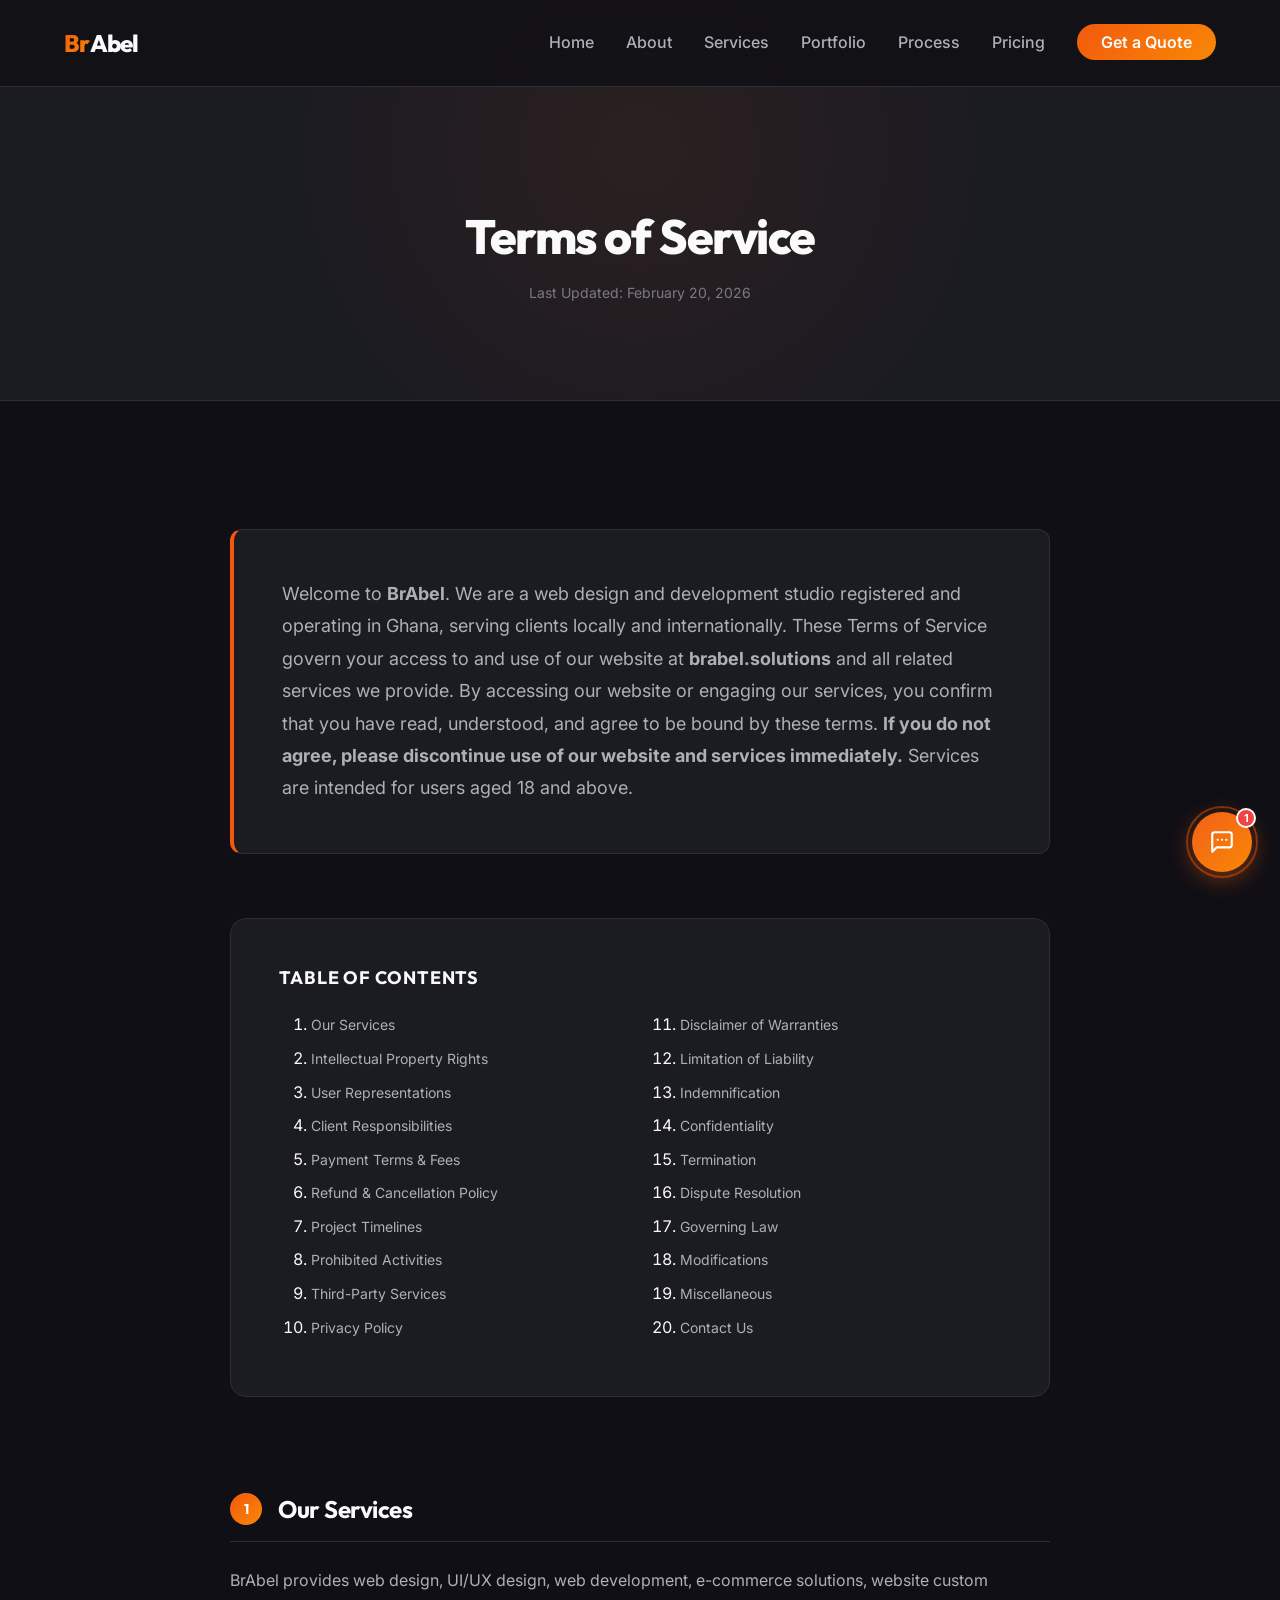
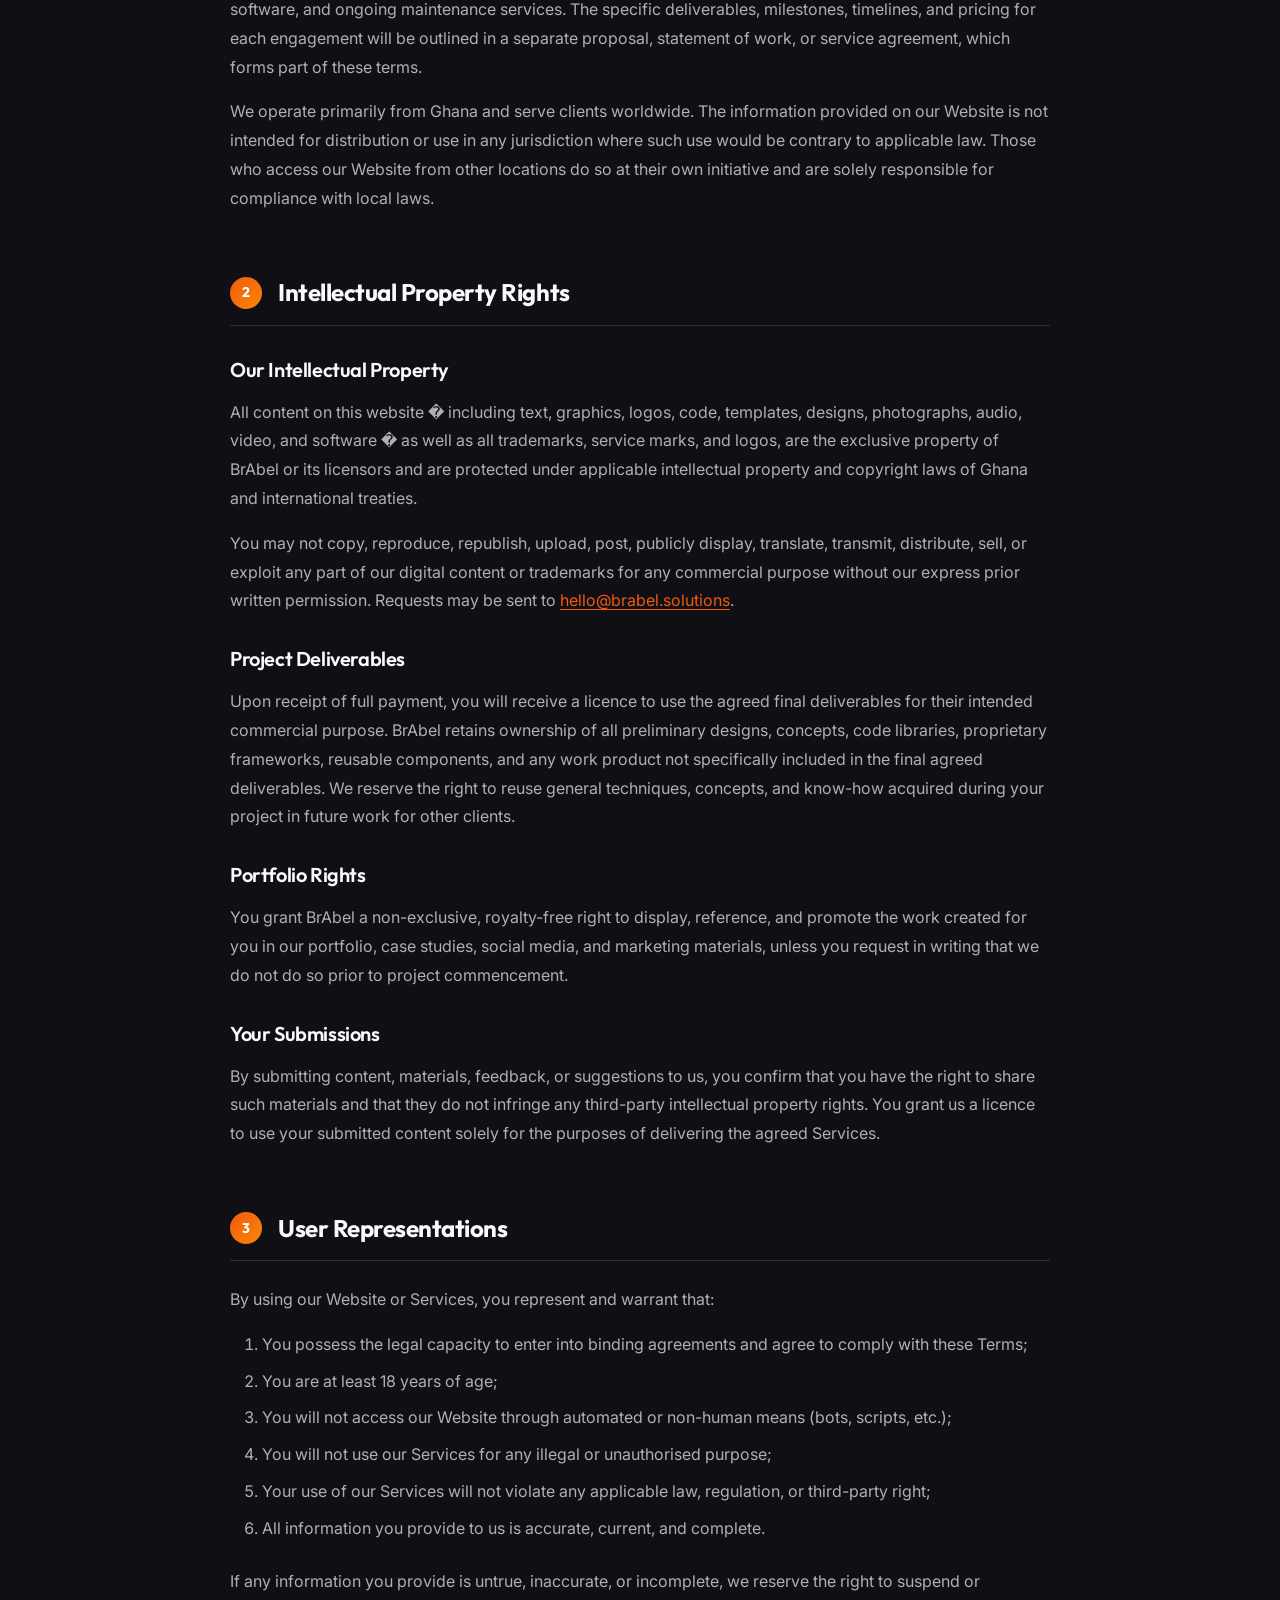
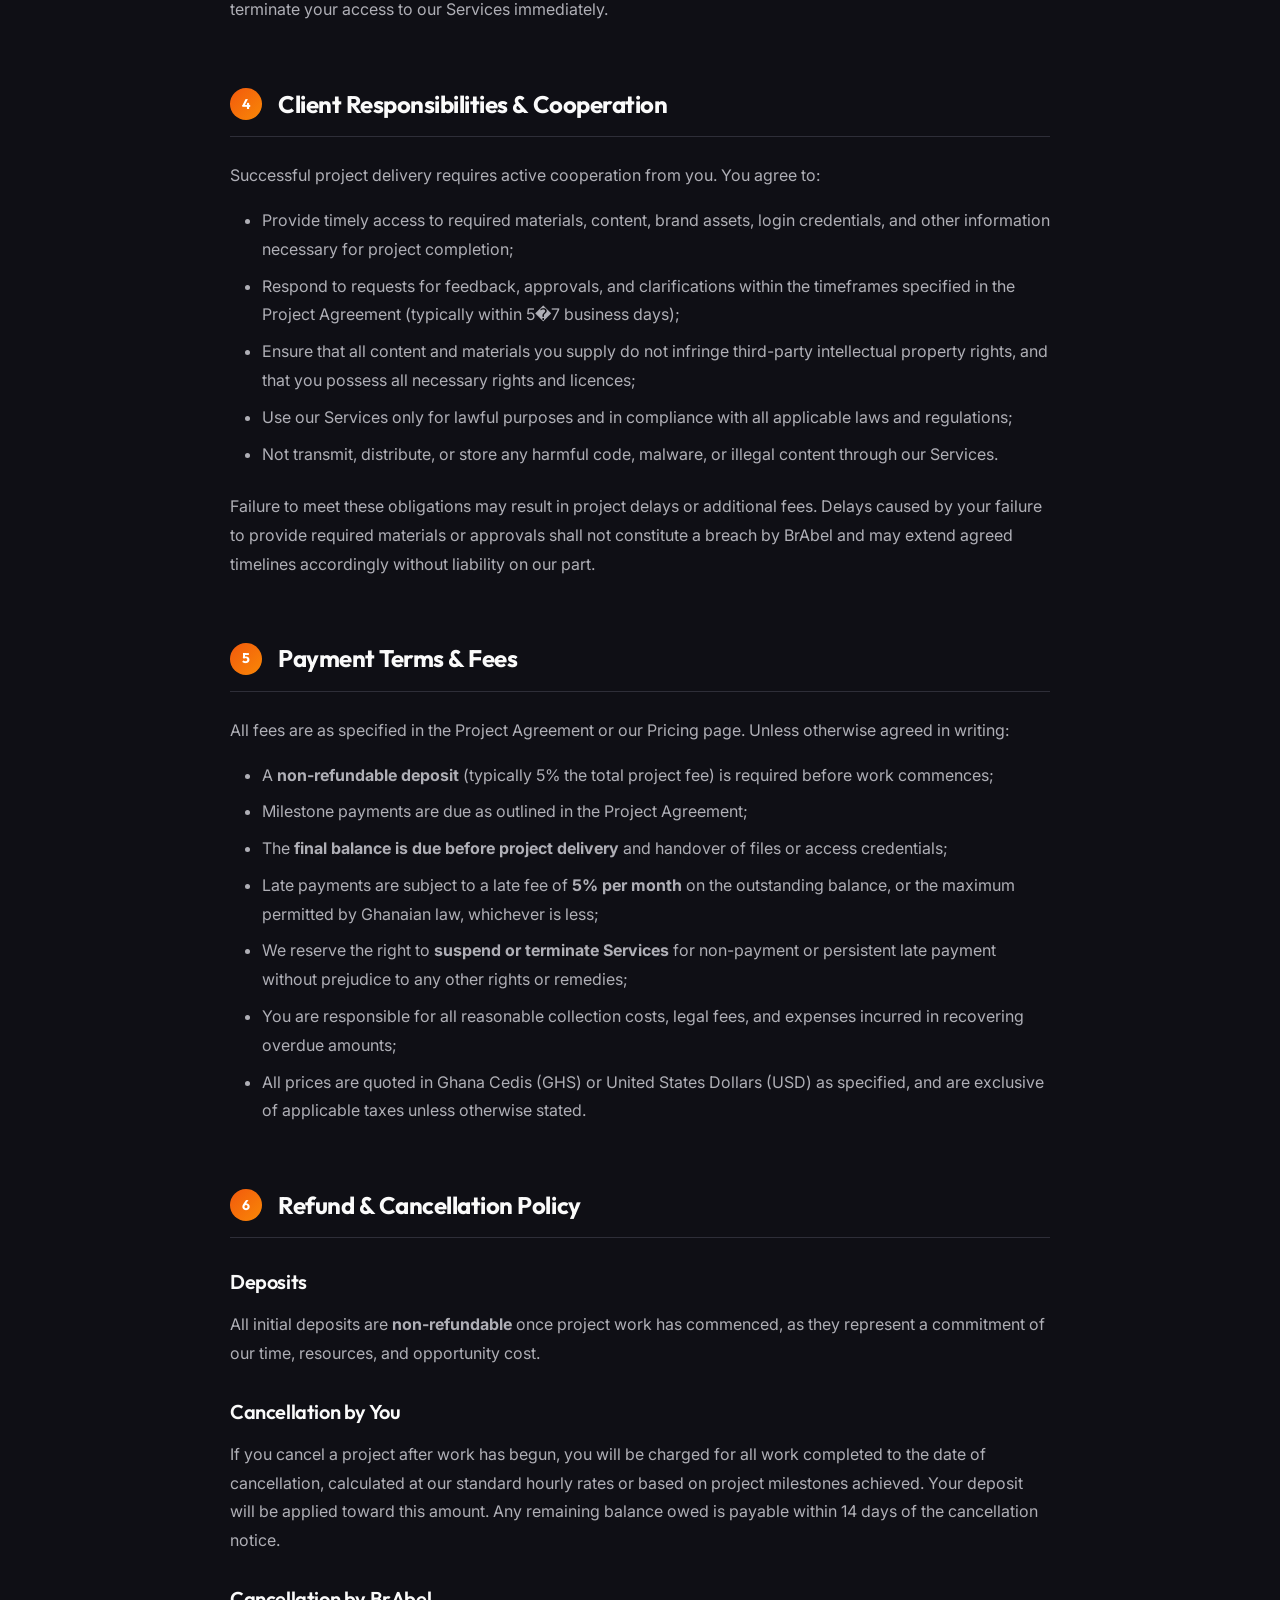
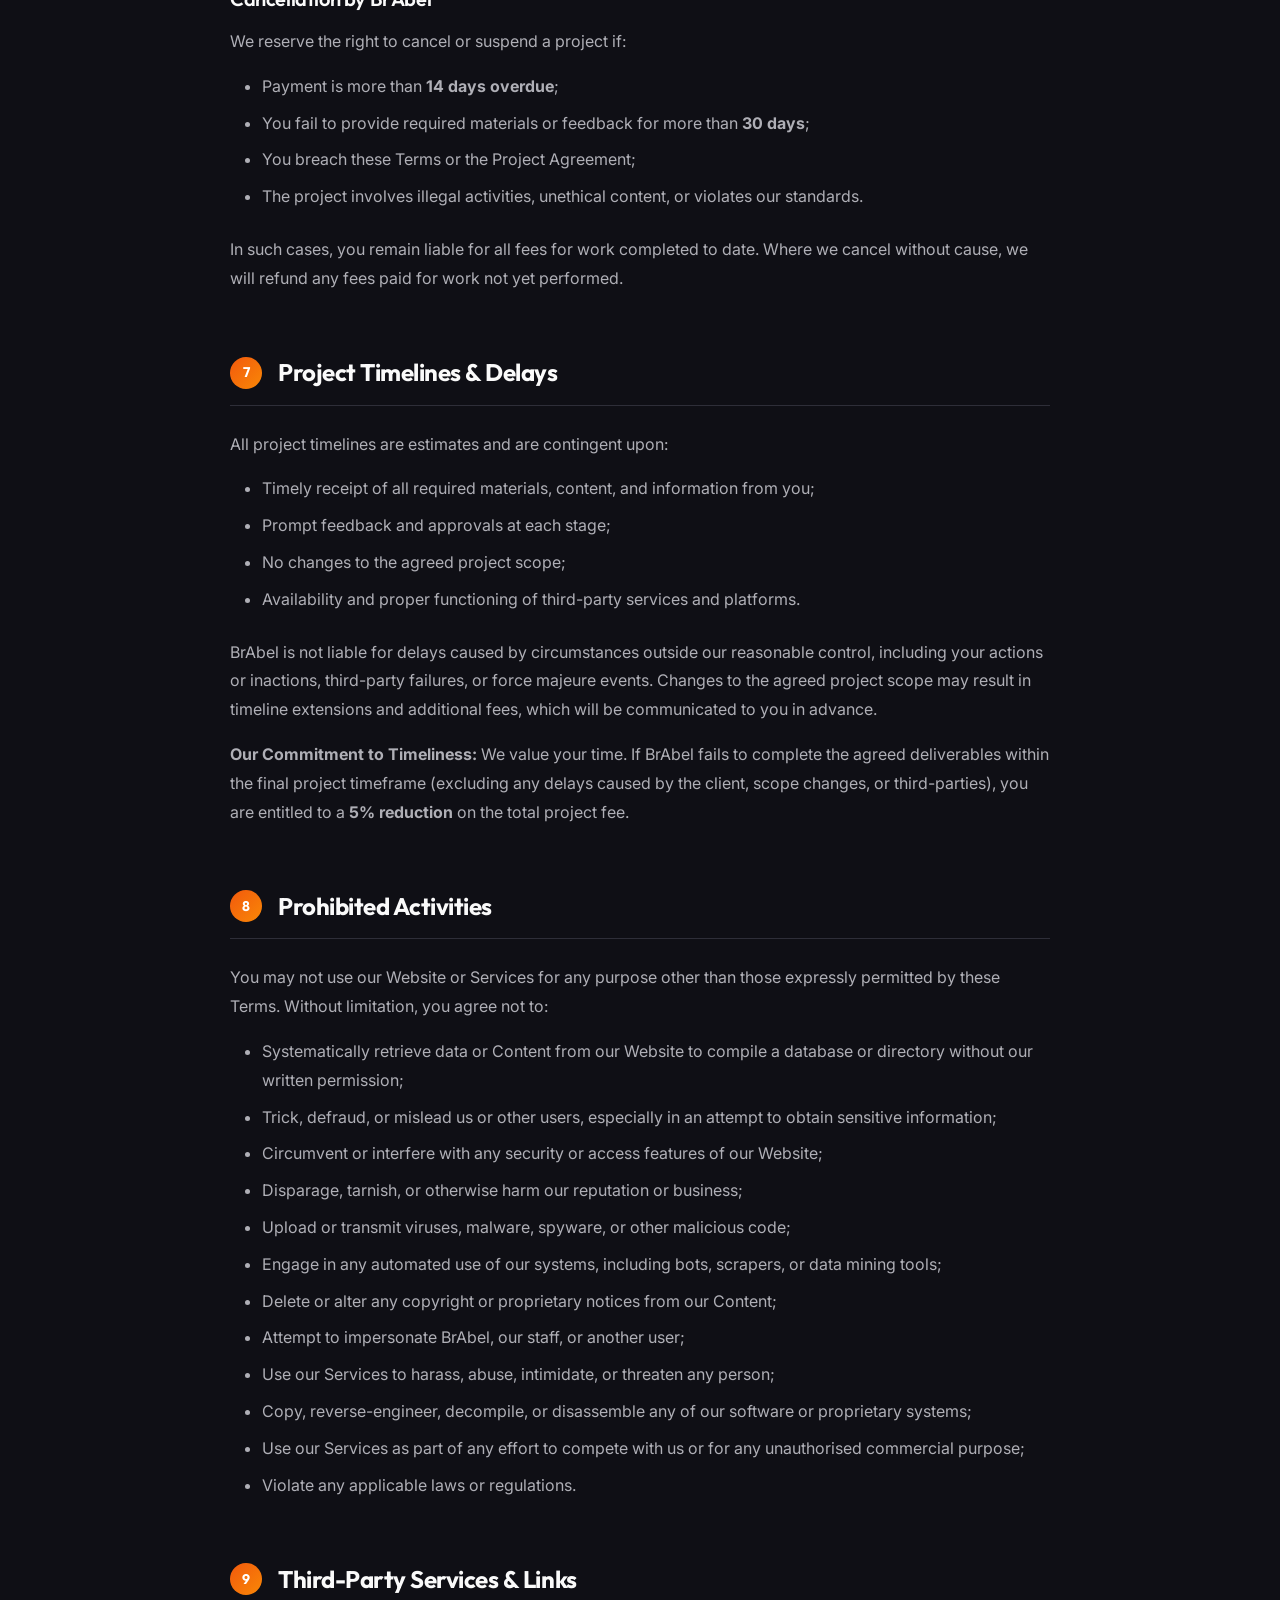
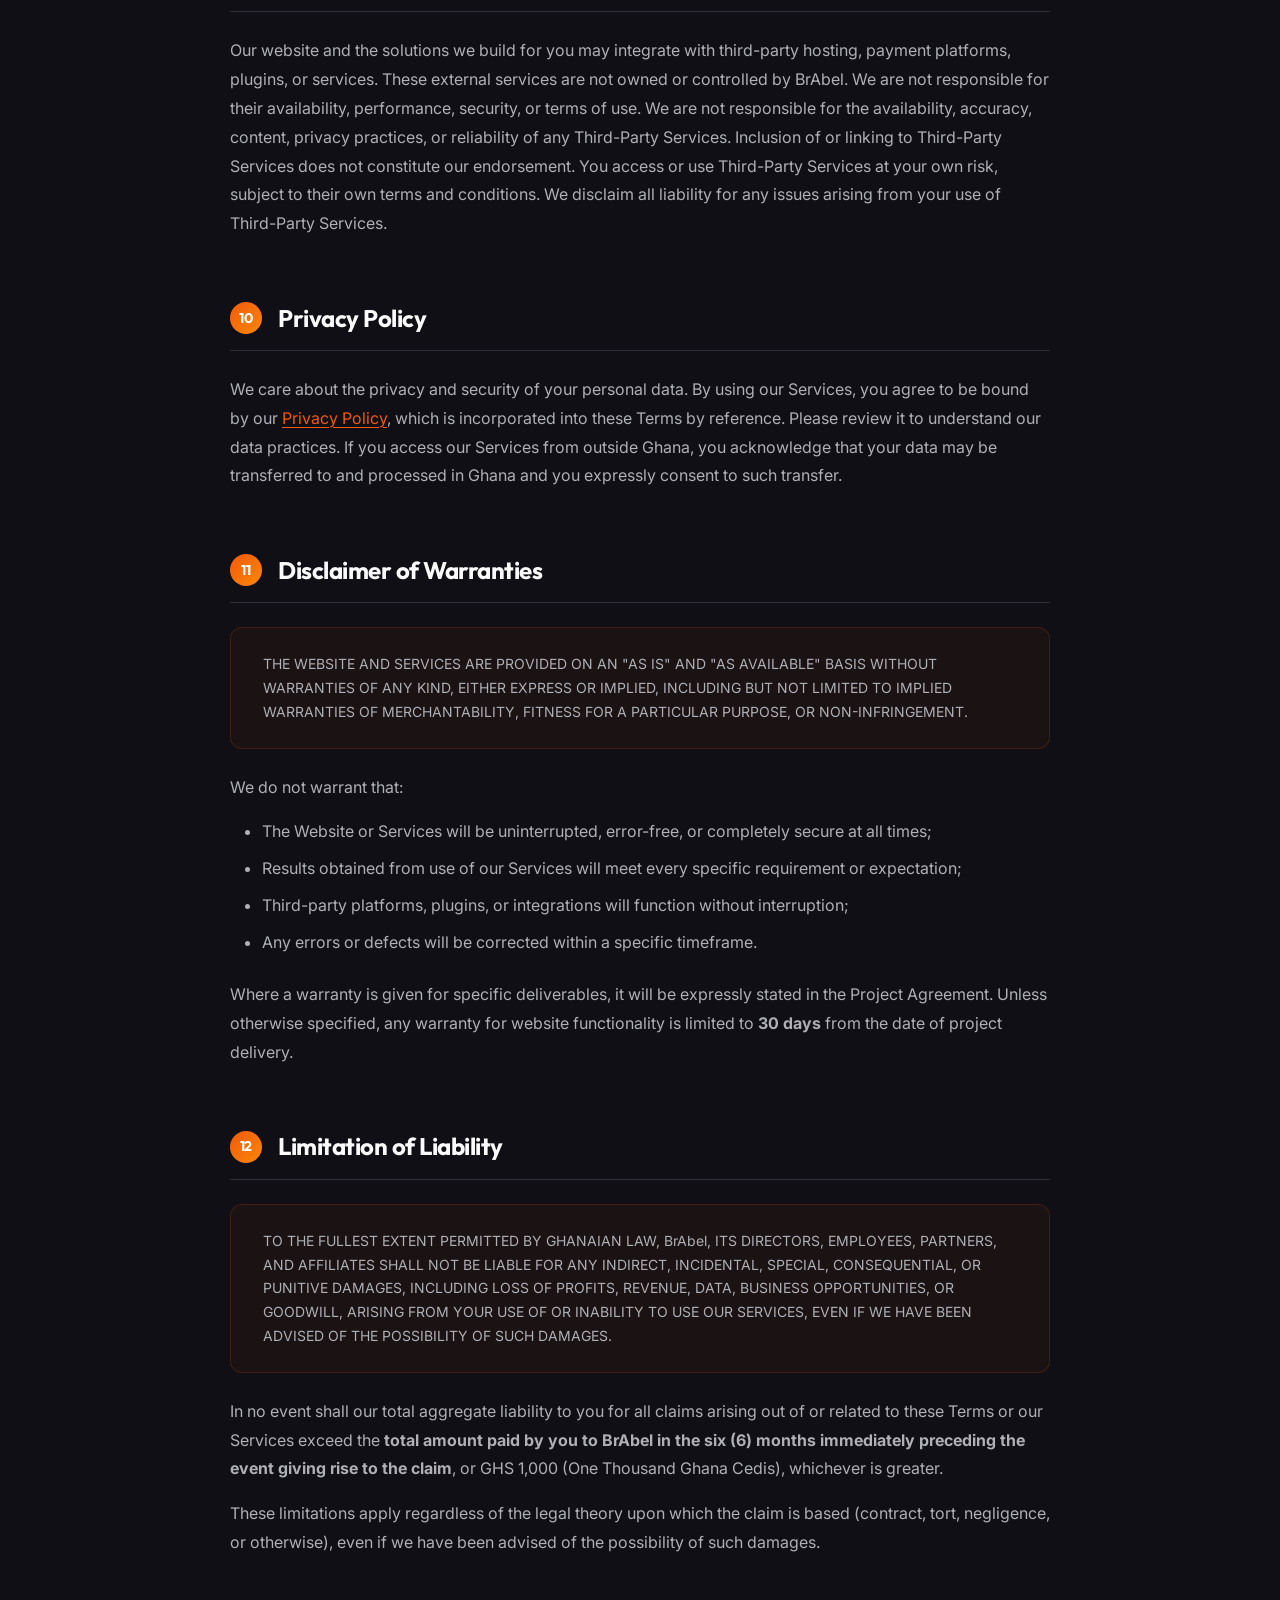
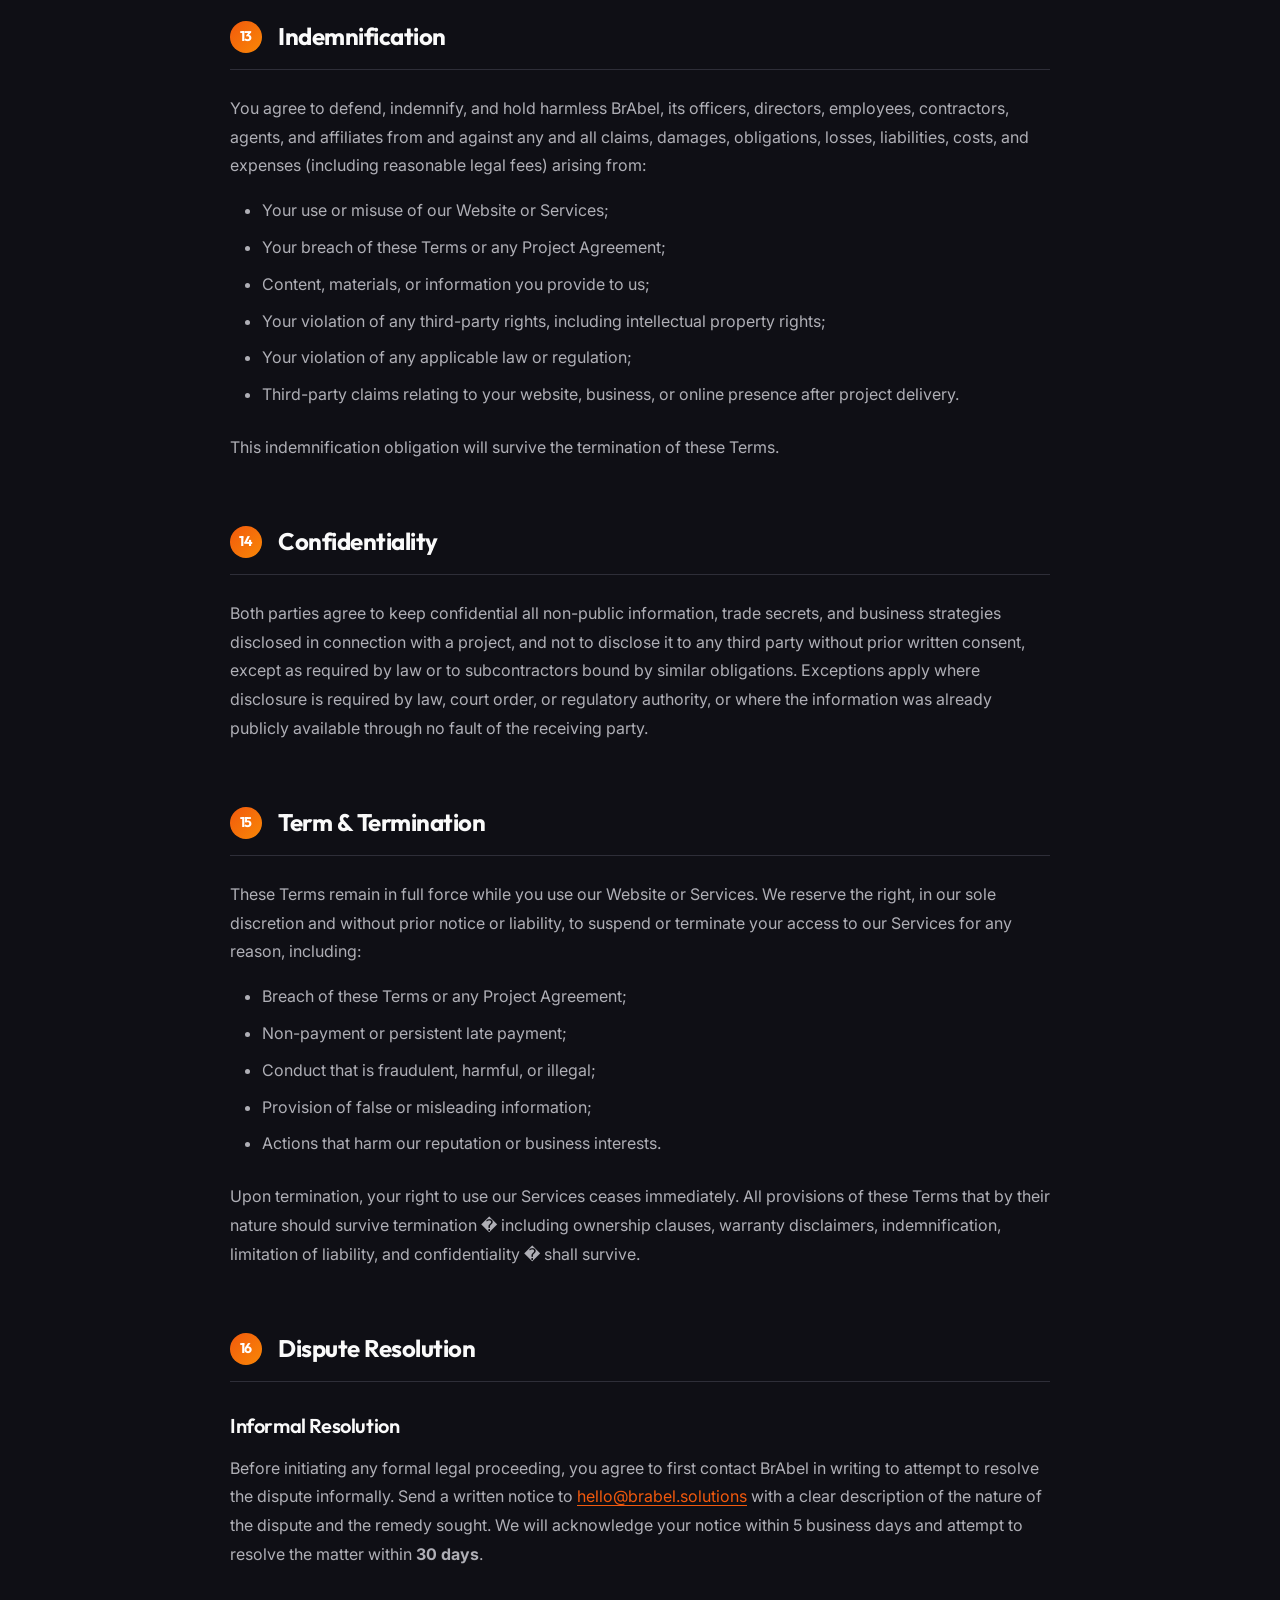
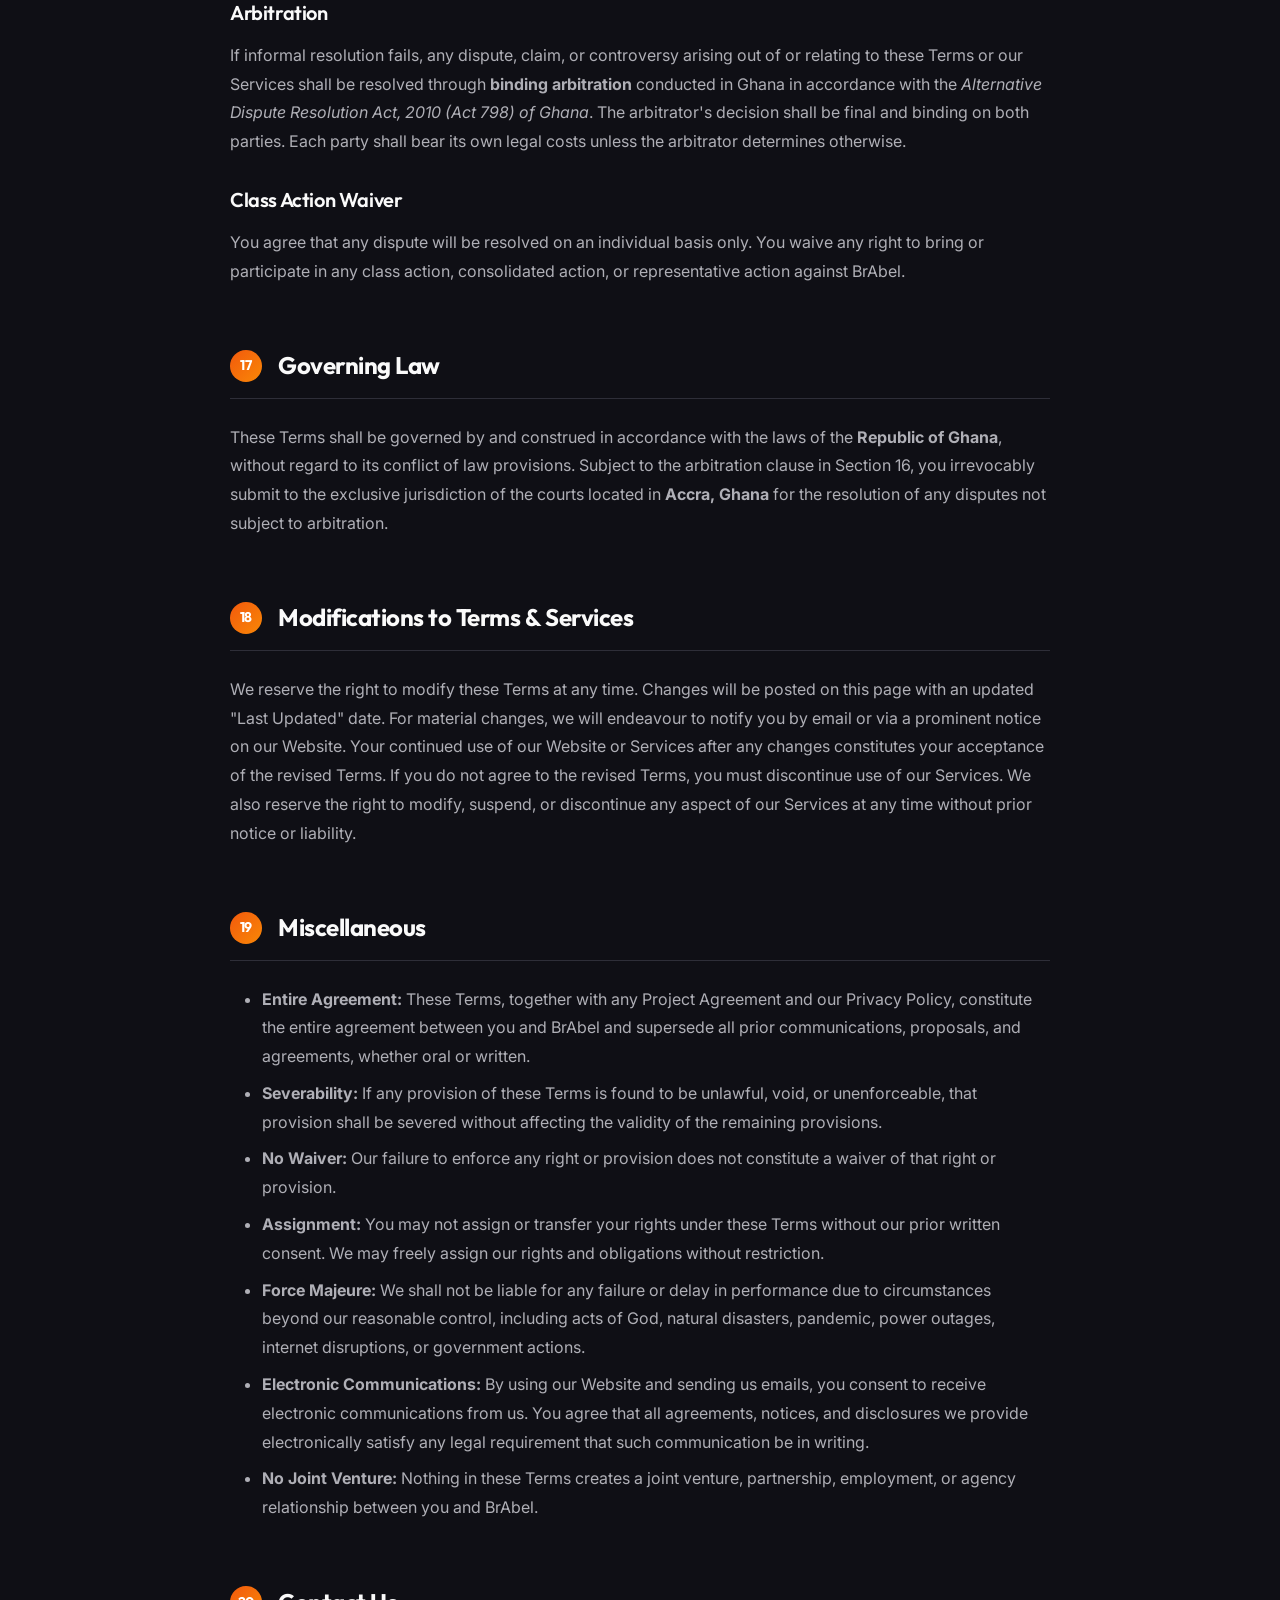
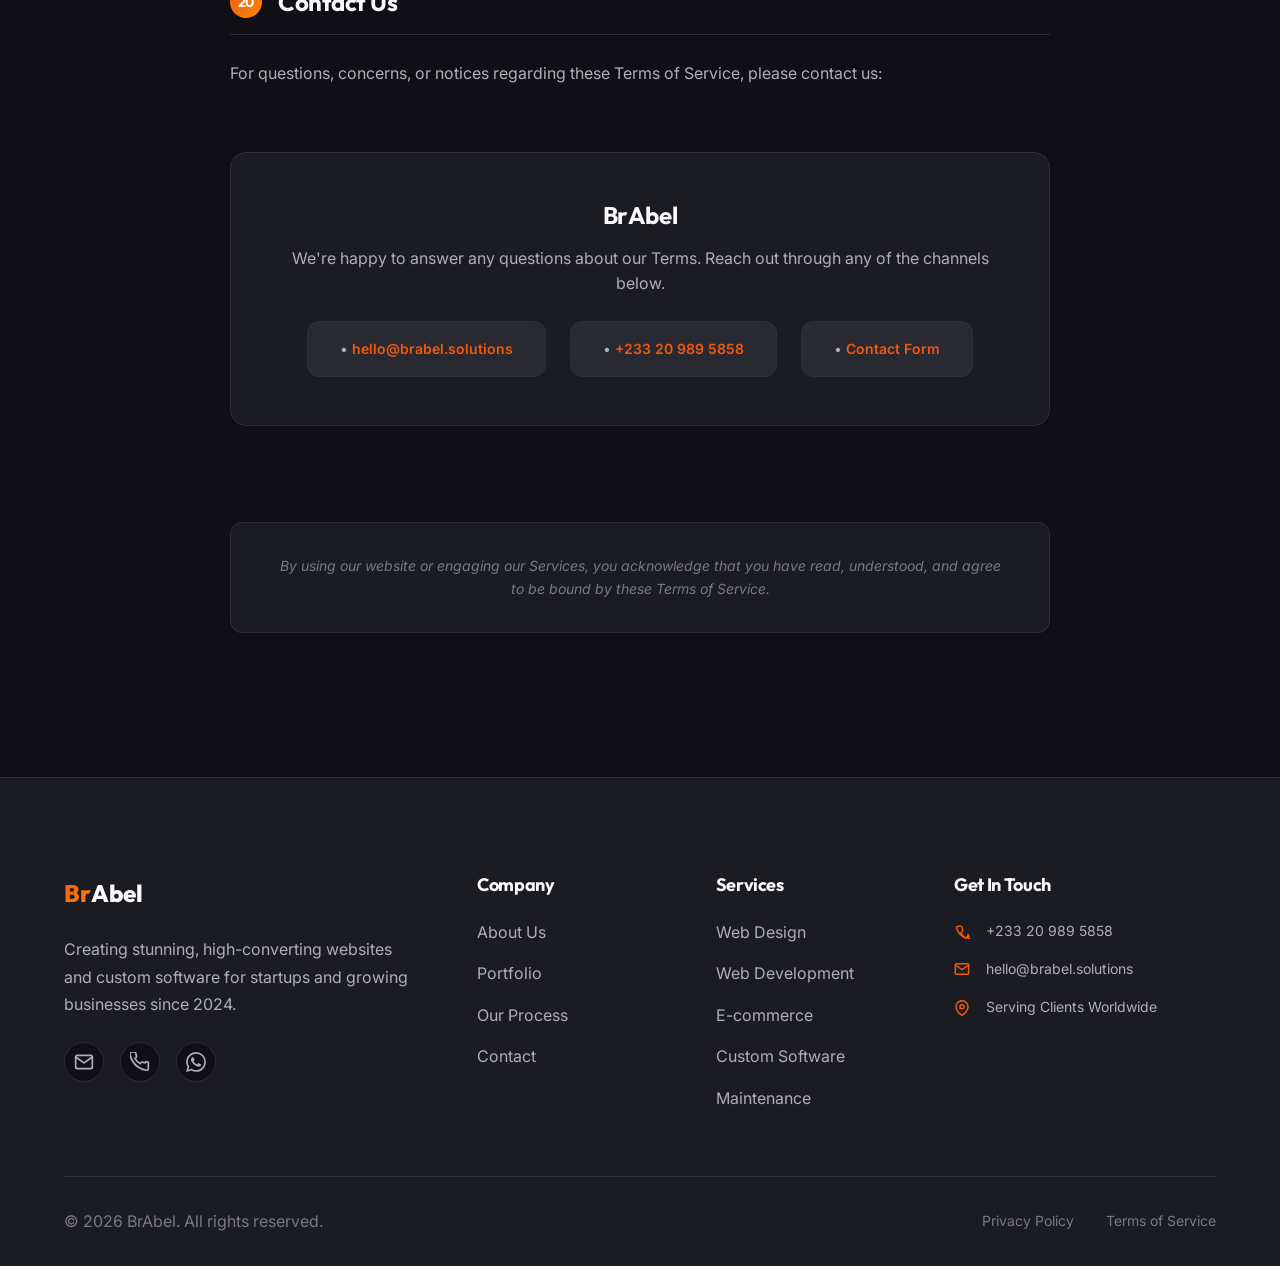
<file: terms.html>
<!DOCTYPE html>
<html lang="en">

<head>
    <meta charset="UTF-8">
    <meta name="viewport" content="width=device-width, initial-scale=1.0">
    <meta name="description"
        content="Terms of Service for BrAbel. Read our legal terms governing the use of our website and web design services.">

    <!-- Open Graph / Facebook -->
    <meta property="og:type" content="website">
    <meta property="og:url" content="https://brabel.solutions/terms.html">
    <meta property="og:title" content="Terms of Service - BrAbel">
    <meta property="og:description"
        content="Terms of Service for BrAbel. Read our legal terms governing the use of our website and web design services.">
    <meta property="og:image" content="https://brabel.solutions/assets/images/logo.jpeg">
    <meta property="og:site_name" content="BrAbel">

    <!-- Twitter Card -->
    <meta name="twitter:card" content="summary_large_image">
    <meta name="twitter:title" content="Terms of Service - BrAbel">
    <meta name="twitter:description"
        content="Terms of Service for BrAbel. Read our legal terms governing the use of our website and web design services.">
    <meta name="twitter:image" content="https://brabel.solutions/assets/images/logo.jpeg">
    <title>Terms of Service - BrAbel</title>

    <!-- Preconnect for performance -->
    <link rel="preconnect" href="https://fonts.googleapis.com">
    <link rel="preconnect" href="https://fonts.gstatic.com" crossorigin>

    <!-- Google Fonts -->
    <link
        href="https://fonts.googleapis.com/css2?family=Inter:wght@300;400;500;600;700;800&family=Outfit:wght@400;500;600;700;800&display=swap"
        rel="stylesheet">

    <!-- Favicon -->
    <link rel="icon" type="image/jpeg" href="assets/images/logo.jpeg">
    <link rel="apple-touch-icon" href="assets/images/logo.jpeg">

    <!-- Styles -->
    <link rel="stylesheet" href="assets/css/styles.css">
    <style>
        .legal-page-header {
            padding: calc(var(--spacing-5xl) + 80px) 0 var(--spacing-4xl);
            background: var(--color-surface);
            text-align: center;
            position: relative;
            overflow: hidden;
            border-bottom: 1px solid var(--color-border);
        }

        .legal-page-header::before {
            content: '';
            position: absolute;
            top: -50%;
            left: 50%;
            transform: translateX(-50%);
            width: 700px;
            height: 700px;
            background: radial-gradient(circle, rgba(234, 88, 12, 0.08) 0%, transparent 70%);
            border-radius: 50%;
            pointer-events: none;
        }

        .legal-page-header h1 {
            font-size: var(--font-size-5xl);
            font-family: var(--font-display);
            font-weight: 800;
            letter-spacing: -0.03em;
            margin-bottom: var(--spacing-md);
            position: relative;
            z-index: 1;
        }

        .legal-page-header .last-updated {
            color: var(--color-text-muted);
            font-size: var(--font-size-sm);
            position: relative;
            z-index: 1;
            margin: 0;
        }

        .legal-content {
            padding: var(--spacing-5xl) 0;
        }

        .legal-inner {
            max-width: 820px;
            margin: 0 auto;
        }

        .legal-intro {
            font-size: var(--font-size-lg);
            color: var(--color-text-secondary);
            line-height: 1.8;
            margin-bottom: var(--spacing-3xl);
            padding: var(--spacing-2xl);
            background: var(--color-surface);
            border: 1px solid var(--color-border);
            border-left: 4px solid var(--color-primary);
            border-radius: var(--radius-lg);
        }

        /* Table of Contents */
        .toc {
            padding: var(--spacing-2xl);
            background: var(--color-surface);
            border: 1px solid var(--color-border);
            border-radius: var(--radius-xl);
            margin-bottom: var(--spacing-4xl);
        }

        .toc h2 {
            font-size: var(--font-size-lg);
            font-weight: 700;
            color: var(--color-text-primary);
            margin-bottom: var(--spacing-lg);
            text-transform: uppercase;
            letter-spacing: 0.05em;
        }

        .toc ol {
            columns: 2;
            column-gap: var(--spacing-2xl);
            padding-left: var(--spacing-xl);
            margin: 0;
        }

        .toc li {
            margin-bottom: var(--spacing-sm);
            break-inside: avoid;
        }

        .toc a {
            color: var(--color-text-secondary);
            text-decoration: none;
            font-size: var(--font-size-sm);
            transition: color var(--transition-fast);
        }

        .toc a:hover {
            color: var(--color-primary);
        }

        .legal-section {
            margin-bottom: var(--spacing-3xl);
            scroll-margin-top: 100px;
        }

        .legal-section h2 {
            font-size: var(--font-size-2xl);
            font-family: var(--font-display);
            font-weight: 700;
            color: var(--color-text-primary);
            margin-bottom: var(--spacing-lg);
            padding-bottom: var(--spacing-md);
            border-bottom: 1px solid var(--color-border);
            display: flex;
            align-items: center;
            gap: var(--spacing-md);
        }

        .legal-section h2 .section-num {
            display: inline-flex;
            align-items: center;
            justify-content: center;
            width: 32px;
            height: 32px;
            min-width: 32px;
            background: var(--gradient-primary);
            border-radius: 50%;
            font-size: var(--font-size-sm);
            color: white;
            font-weight: 700;
        }

        .legal-section h3 {
            font-size: var(--font-size-xl);
            font-weight: 600;
            color: var(--color-text-primary);
            margin: var(--spacing-xl) 0 var(--spacing-md);
        }

        .legal-section p {
            color: var(--color-text-secondary);
            line-height: 1.8;
            margin-bottom: var(--spacing-md);
        }

        .legal-section ul,
        .legal-section ol {
            color: var(--color-text-secondary);
            line-height: 1.8;
            margin-bottom: var(--spacing-lg);
            padding-left: var(--spacing-xl);
        }

        .legal-section li {
            margin-bottom: var(--spacing-sm);
        }

        .legal-section a {
            color: var(--color-primary);
            text-decoration: underline;
            text-underline-offset: 3px;
        }

        .legal-section a:hover {
            color: var(--color-primary-light);
        }

        .legal-highlight {
            padding: var(--spacing-lg) var(--spacing-xl);
            background: rgba(234, 88, 12, 0.05);
            border: 1px solid rgba(234, 88, 12, 0.2);
            border-radius: var(--radius-lg);
            margin: var(--spacing-lg) 0;
            font-size: var(--font-size-sm);
            color: var(--color-text-secondary);
            line-height: 1.7;
        }

        .legal-contact-card {
            margin-top: var(--spacing-3xl);
            padding: var(--spacing-2xl);
            background: var(--color-surface);
            border: 1px solid var(--color-border);
            border-radius: var(--radius-xl);
            text-align: center;
        }

        .legal-contact-card h3 {
            font-size: var(--font-size-2xl);
            margin-bottom: var(--spacing-md);
        }

        .legal-contact-card p {
            color: var(--color-text-secondary);
            margin-bottom: var(--spacing-lg);
        }

        .legal-contact-methods {
            display: flex;
            gap: var(--spacing-lg);
            justify-content: center;
            flex-wrap: wrap;
        }

        .legal-contact-method {
            padding: var(--spacing-md) var(--spacing-xl);
            background: var(--color-surface-light);
            border: 1px solid var(--color-border);
            border-radius: var(--radius-lg);
            color: var(--color-text-secondary);
            font-size: var(--font-size-sm);
        }

        .legal-contact-method a {
            color: var(--color-primary);
            text-decoration: none;
            font-weight: 600;
        }

        .acceptance-banner {
            margin-top: var(--spacing-4xl);
            padding: var(--spacing-xl) var(--spacing-2xl);
            background: var(--color-surface);
            border: 1px solid var(--color-border);
            border-radius: var(--radius-lg);
            text-align: center;
            font-style: italic;
            color: var(--color-text-muted);
            font-size: var(--font-size-sm);
        }

        @media (max-width: 768px) {
            .legal-page-header h1 {
                font-size: var(--font-size-3xl);
            }

            .legal-section h2 {
                font-size: var(--font-size-xl);
            }

            .toc ol {
                columns: 1;
            }
        }
    </style>

    <link rel="canonical" href="https://brabel.solutions/terms.html">
</head>

<body>
    <!-- Navigation -->
    <nav class="navbar" id="navbar">
        <div class="container nav-container">
            <a href="index.html" class="logo">
                <span class="logo-pixel">Br</span><span class="logo-craft">Abel</span>
            </a>

            <ul class="nav-menu" id="navMenu">
                <li><a href="index.html" class="nav-link">Home</a></li>
                <li><a href="about.html" class="nav-link">About</a></li>
                <li><a href="services.html" class="nav-link">Services</a></li>
                <li><a href="portfolio.html" class="nav-link">Portfolio</a></li>
                <li><a href="process.html" class="nav-link">Process</a></li>
                <li><a href="pricing.html" class="nav-link">Pricing</a></li>
                <li><a href="contact.html" class="nav-link nav-cta">Get a Quote</a></li>
            </ul>

            <button class="mobile-toggle" id="mobileToggle" aria-label="Toggle navigation">
                <span></span>
                <span></span>
                <span></span>
            </button>
        </div>
    </nav>

    <!-- Page Header -->
    <header class="legal-page-header">
        <div class="container">
            <h1>Terms of Service</h1>
            <p class="last-updated">Last Updated: February 20, 2026</p>
        </div>
    </header>

    <!-- Main Content -->
    <section class="legal-content">
        <div class="container">
            <div class="legal-inner">

                <p class="legal-intro">
                    Welcome to <strong>BrAbel</strong>. We are a web design and development studio registered
                    and operating in Ghana, serving clients locally and internationally. These Terms of Service
                    govern your access to and use of our website at <strong>brabel.solutions</strong> and
                    all related services we provide. By accessing our website or engaging our
                    services, you confirm that you have read, understood, and agree to be bound by these terms.
                    <strong>If you do not agree, please discontinue use of our website and services
                        immediately.</strong> Services are intended for users aged 18 and above.
                </p>

                <!-- Table of Contents -->
                <div class="toc">
                    <h2>Table of Contents</h2>
                    <ol>
                        <li><a href="#s1">Our Services</a></li>
                        <li><a href="#s2">Intellectual Property Rights</a></li>
                        <li><a href="#s3">User Representations</a></li>
                        <li><a href="#s4">Client Responsibilities</a></li>
                        <li><a href="#s5">Payment Terms &amp; Fees</a></li>
                        <li><a href="#s6">Refund &amp; Cancellation Policy</a></li>
                        <li><a href="#s7">Project Timelines</a></li>
                        <li><a href="#s8">Prohibited Activities</a></li>
                        <li><a href="#s9">Third-Party Services</a></li>
                        <li><a href="#s10">Privacy Policy</a></li>
                        <li><a href="#s11">Disclaimer of Warranties</a></li>
                        <li><a href="#s12">Limitation of Liability</a></li>
                        <li><a href="#s13">Indemnification</a></li>
                        <li><a href="#s14">Confidentiality</a></li>
                        <li><a href="#s15">Termination</a></li>
                        <li><a href="#s16">Dispute Resolution</a></li>
                        <li><a href="#s17">Governing Law</a></li>
                        <li><a href="#s18">Modifications</a></li>
                        <li><a href="#s19">Miscellaneous</a></li>
                        <li><a href="#s20">Contact Us</a></li>
                    </ol>
                </div>

                <!-- Section 1 -->
                <div class="legal-section" id="s1">
                    <h2><span class="section-num">1</span> Our Services</h2>
                    <p>BrAbel provides web design, UI/UX design, web development, e-commerce solutions, website
                        custom software, and ongoing maintenance services. The specific
                        deliverables,
                        milestones, timelines, and pricing for each engagement will be outlined in a separate proposal,
                        statement of work, or service agreement, which forms part of these terms.
                    </p>
                    <p>We operate primarily from Ghana and serve clients worldwide. The information provided on our
                        Website is not intended for distribution or use in any jurisdiction where such use would
                        be contrary to applicable law. Those who access our Website from other locations do so at their
                        own initiative and are solely responsible for compliance with local laws.</p>
                </div>

                <!-- Section 2 -->
                <div class="legal-section" id="s2">
                    <h2><span class="section-num">2</span> Intellectual Property Rights</h2>
                    <h3>Our Intellectual Property</h3>
                    <p>All content on this website � including text, graphics, logos, code, templates, designs,
                        photographs, audio, video, and software � as well as all trademarks,
                        service marks, and logos, are the exclusive property of BrAbel or its
                        licensors and are protected under applicable intellectual property and copyright laws of Ghana
                        and international treaties.</p>
                    <p>You may not copy, reproduce, republish, upload, post, publicly display, translate, transmit,
                        distribute, sell, or exploit any part of our digital content or trademarks for any commercial
                        purpose without
                        our express prior written permission. Requests may be sent to <a
                            href="mailto:hello@brabel.solutions">hello@brabel.solutions</a>.</p>
                    <h3>Project Deliverables</h3>
                    <p>Upon receipt of full payment, you will receive a licence to use the agreed final deliverables for
                        their intended commercial purpose. BrAbel retains ownership of all preliminary designs,
                        concepts, code libraries, proprietary frameworks, reusable components, and any work product not
                        specifically included in the final agreed deliverables. We reserve the right to reuse general
                        techniques, concepts, and know-how acquired during your project in future work for other
                        clients.</p>
                    <h3>Portfolio Rights</h3>
                    <p>You grant BrAbel a non-exclusive, royalty-free right to display, reference, and promote
                        the work created for you in our portfolio, case studies, social media, and marketing materials,
                        unless you request in writing that we do not do so prior to project commencement.</p>
                    <h3>Your Submissions</h3>
                    <p>By submitting content, materials, feedback, or suggestions to us, you confirm that you have the
                        right to share such materials and that they do not infringe any third-party intellectual
                        property rights. You grant us a licence to use your submitted content solely for the purposes of
                        delivering the agreed Services.</p>
                </div>

                <!-- Section 3 -->
                <div class="legal-section" id="s3">
                    <h2><span class="section-num">3</span> User Representations</h2>
                    <p>By using our Website or Services, you represent and warrant that:</p>
                    <ol>
                        <li>You possess the legal capacity to enter into binding agreements and agree to comply with
                            these Terms;</li>
                        <li>You are at least 18 years of age;</li>
                        <li>You will not access our Website through automated or non-human means (bots, scripts, etc.);
                        </li>
                        <li>You will not use our Services for any illegal or unauthorised purpose;</li>
                        <li>Your use of our Services will not violate any applicable law, regulation, or third-party
                            right;</li>
                        <li>All information you provide to us is accurate, current, and complete.</li>
                    </ol>
                    <p>If any information you provide is untrue, inaccurate, or incomplete, we reserve the right to
                        suspend or terminate your access to our Services immediately.</p>
                </div>

                <!-- Section 4 -->
                <div class="legal-section" id="s4">
                    <h2><span class="section-num">4</span> Client Responsibilities &amp; Cooperation</h2>
                    <p>Successful project delivery requires active cooperation from you. You agree to:</p>
                    <ul>
                        <li>Provide timely access to required materials, content, brand assets, login credentials, and
                            other information necessary for project completion;</li>
                        <li>Respond to requests for feedback, approvals, and clarifications within the timeframes
                            specified in the Project Agreement (typically within 5�7 business days);</li>
                        <li>Ensure that all content and materials you supply do not infringe third-party intellectual
                            property rights, and that you possess all necessary rights and licences;</li>
                        <li>Use our Services only for lawful purposes and in compliance with all applicable laws and
                            regulations;</li>
                        <li>Not transmit, distribute, or store any harmful code, malware, or illegal content through
                            our Services.</li>
                    </ul>
                    <p>Failure to meet these obligations may result in project delays or additional fees. Delays caused
                        by your failure to provide required materials or approvals shall not constitute a breach by
                        BrAbel and may extend agreed timelines accordingly without liability on our part.</p>
                </div>

                <!-- Section 5 -->
                <div class="legal-section" id="s5">
                    <h2><span class="section-num">5</span> Payment Terms &amp; Fees</h2>
                    <p>All fees are as specified in the Project Agreement or our Pricing page. Unless otherwise agreed
                        in writing:</p>
                    <ul>
                        <li>A <strong>non-refundable deposit</strong> (typically 5% the total project fee) is
                            required before work commences;</li>
                        <li>Milestone payments are due as outlined in the Project Agreement;</li>
                        <li>The <strong>final balance is due before project delivery</strong> and handover of files or
                            access credentials;</li>
                        <li>Late payments are subject to a late fee of <strong>5% per month</strong> on the outstanding
                            balance, or the maximum permitted by Ghanaian law, whichever is less;</li>
                        <li>We reserve the right to <strong>suspend or terminate Services</strong> for non-payment or
                            persistent late payment without prejudice to any other rights or remedies;</li>
                        <li>You are responsible for all reasonable collection costs, legal fees, and expenses incurred
                            in recovering overdue amounts;</li>
                        <li>All prices are quoted in Ghana Cedis (GHS) or United States Dollars (USD) as specified, and
                            are exclusive of applicable taxes unless otherwise stated.</li>
                    </ul>
                </div>

                <!-- Section 6 -->
                <div class="legal-section" id="s6">
                    <h2><span class="section-num">6</span> Refund &amp; Cancellation Policy</h2>
                    <h3>Deposits</h3>
                    <p>All initial deposits are <strong>non-refundable</strong> once project work has commenced, as
                        they represent a commitment of our time, resources, and opportunity cost.</p>
                    <h3>Cancellation by You</h3>
                    <p>If you cancel a project after work has begun, you will be charged for all work completed to the
                        date of cancellation, calculated at our standard hourly rates or based on project milestones
                        achieved. Your deposit will be applied toward this amount. Any remaining balance owed is payable
                        within 14 days of the cancellation notice.</p>
                    <h3>Cancellation by BrAbel</h3>
                    <p>We reserve the right to cancel or suspend a project if:</p>
                    <ul>
                        <li>Payment is more than <strong>14 days overdue</strong>;</li>
                        <li>You fail to provide required materials or feedback for more than <strong>30
                                days</strong>;</li>
                        <li>You breach these Terms or the Project Agreement;</li>
                        <li>The project involves illegal activities, unethical content, or violates our standards.</li>
                    </ul>
                    <p>In such cases, you remain liable for all fees for work completed to date. Where we cancel
                        without cause, we will refund any fees paid for work not yet performed.</p>
                </div>

                <!-- Section 7 -->
                <div class="legal-section" id="s7">
                    <h2><span class="section-num">7</span> Project Timelines &amp; Delays</h2>
                    <p>All project timelines are estimates and are contingent upon:</p>
                    <ul>
                        <li>Timely receipt of all required materials, content, and information from you;</li>
                        <li>Prompt feedback and approvals at each stage;</li>
                        <li>No changes to the agreed project scope;</li>
                        <li>Availability and proper functioning of third-party services and platforms.</li>
                    </ul>
                    <p>BrAbel is not liable for delays caused by circumstances outside our reasonable control,
                        including your actions or inactions, third-party failures, or force majeure events. Changes to
                        the agreed project scope may result in timeline extensions and additional fees, which will be
                        communicated to you in advance.</p>
                    <p><strong>Our Commitment to Timeliness:</strong> We value your time. If BrAbel fails to
                        complete the agreed deliverables within the final project timeframe (excluding any delays caused
                        by the client, scope changes, or third-parties), you are entitled to a <strong>5%
                            reduction</strong> on the total project fee.</p>
                </div>

                <!-- Section 8 -->
                <div class="legal-section" id="s8">
                    <h2><span class="section-num">8</span> Prohibited Activities</h2>
                    <p>You may not use our Website or Services for any purpose other than those expressly permitted by
                        these Terms. Without limitation, you agree not to:</p>
                    <ul>
                        <li>Systematically retrieve data or Content from our Website to compile a database or directory
                            without our written permission;</li>
                        <li>Trick, defraud, or mislead us or other users, especially in an attempt to obtain sensitive
                            information;</li>
                        <li>Circumvent or interfere with any security or access features of our Website;</li>
                        <li>Disparage, tarnish, or otherwise harm our reputation or business;</li>
                        <li>Upload or transmit viruses, malware, spyware, or other malicious code;</li>
                        <li>Engage in any automated use of our systems, including bots, scrapers, or data mining
                            tools;</li>
                        <li>Delete or alter any copyright or proprietary notices from our Content;</li>
                        <li>Attempt to impersonate BrAbel, our staff, or another user;</li>
                        <li>Use our Services to harass, abuse, intimidate, or threaten any person;</li>
                        <li>Copy, reverse-engineer, decompile, or disassemble any of our software or proprietary
                            systems;</li>
                        <li>Use our Services as part of any effort to compete with us or for any unauthorised
                            commercial purpose;</li>
                        <li>Violate any applicable laws or regulations.</li>
                    </ul>
                </div>

                <!-- Section 9 -->
                <div class="legal-section" id="s9">
                    <h2><span class="section-num">9</span> Third-Party Services &amp; Links</h2>
                    <p>Our website and the solutions we build for you may integrate with third-party hosting, payment
                        platforms, plugins, or services. These external services are not
                        owned or controlled by BrAbel. We are not responsible for their availability,
                        performance, security, or terms of use. We are not responsible for the availability,
                        accuracy, content, privacy practices, or reliability of any Third-Party Services. Inclusion of
                        or linking to Third-Party Services does not constitute our endorsement. You access or use
                        Third-Party Services at your own risk, subject to their own terms and conditions. We disclaim
                        all liability for any issues arising from your use of Third-Party Services.</p>
                </div>

                <!-- Section 10 -->
                <div class="legal-section" id="s10">
                    <h2><span class="section-num">10</span> Privacy Policy</h2>
                    <p>We care about the privacy and security of your personal data. By using our Services, you agree to
                        be bound by our <a href="privacy.html">Privacy Policy</a>, which is incorporated into these
                        Terms by reference. Please review it to understand our data practices. If you access our
                        Services from outside Ghana, you acknowledge that your data may be transferred to and processed
                        in Ghana and you expressly consent to such transfer.</p>
                </div>

                <!-- Section 11 -->
                <div class="legal-section" id="s11">
                    <h2><span class="section-num">11</span> Disclaimer of Warranties</h2>
                    <div class="legal-highlight">
                        THE WEBSITE AND SERVICES ARE PROVIDED ON AN "AS IS" AND "AS AVAILABLE" BASIS WITHOUT WARRANTIES
                        OF ANY KIND, EITHER EXPRESS OR IMPLIED, INCLUDING BUT NOT LIMITED TO IMPLIED WARRANTIES OF
                        MERCHANTABILITY, FITNESS FOR A PARTICULAR PURPOSE, OR NON-INFRINGEMENT.
                    </div>
                    <p>We do not warrant that:</p>
                    <ul>
                        <li>The Website or Services will be uninterrupted, error-free, or completely secure at all
                            times;</li>
                        <li>Results obtained from use of our Services will meet every specific requirement or
                            expectation;</li>
                        <li>Third-party platforms, plugins, or integrations will function without interruption;</li>
                        <li>Any errors or defects will be corrected within a specific timeframe.</li>
                    </ul>
                    <p>Where a warranty is given for specific deliverables, it will be expressly stated in the Project
                        Agreement. Unless otherwise specified, any warranty for website functionality is limited to
                        <strong>30 days</strong> from the date of project delivery.
                    </p>
                </div>

                <!-- Section 12 -->
                <div class="legal-section" id="s12">
                    <h2><span class="section-num">12</span> Limitation of Liability</h2>
                    <div class="legal-highlight">
                        TO THE FULLEST EXTENT PERMITTED BY GHANAIAN LAW, BrAbel, ITS DIRECTORS, EMPLOYEES,
                        PARTNERS, AND AFFILIATES SHALL NOT BE LIABLE FOR ANY INDIRECT, INCIDENTAL, SPECIAL,
                        CONSEQUENTIAL, OR PUNITIVE DAMAGES, INCLUDING LOSS OF PROFITS, REVENUE, DATA, BUSINESS
                        OPPORTUNITIES, OR GOODWILL, ARISING FROM YOUR USE OF OR INABILITY TO USE OUR SERVICES, EVEN IF
                        WE HAVE BEEN ADVISED OF THE POSSIBILITY OF SUCH DAMAGES.
                    </div>
                    <p>In no event shall our total aggregate liability to you for all claims arising out of or related
                        to these Terms or our Services exceed the <strong>total amount paid by you to BrAbel in
                            the six (6) months immediately preceding the event giving rise to the claim</strong>, or
                        GHS 1,000 (One Thousand Ghana Cedis), whichever is greater.</p>
                    <p>These limitations apply regardless of the legal theory upon which the claim is based (contract,
                        tort, negligence, or otherwise), even if we have been advised of the possibility of such
                        damages.</p>
                </div>

                <!-- Section 13 -->
                <div class="legal-section" id="s13">
                    <h2><span class="section-num">13</span> Indemnification</h2>
                    <p>You agree to defend, indemnify, and hold harmless BrAbel, its officers, directors,
                        employees, contractors, agents, and affiliates from and against any and all claims, damages,
                        obligations, losses, liabilities, costs, and expenses (including reasonable legal fees) arising
                        from:</p>
                    <ul>
                        <li>Your use or misuse of our Website or Services;</li>
                        <li>Your breach of these Terms or any Project Agreement;</li>
                        <li>Content, materials, or information you provide to us;</li>
                        <li>Your violation of any third-party rights, including intellectual property rights;</li>
                        <li>Your violation of any applicable law or regulation;</li>
                        <li>Third-party claims relating to your website, business, or online presence after project
                            delivery.</li>
                    </ul>
                    <p>This indemnification obligation will survive the termination of these Terms.</p>
                </div>

                <!-- Section 14 -->
                <div class="legal-section" id="s14">
                    <h2><span class="section-num">14</span> Confidentiality</h2>
                    <p>Both parties agree to keep confidential all non-public information, trade secrets, and business
                        strategies
                        disclosed in connection with a project, and not to disclose it to
                        any third party without prior written consent, except as required by law or to subcontractors
                        bound by similar obligations. Exceptions apply where disclosure is
                        required by law, court order, or regulatory authority, or where the information was already
                        publicly available through no fault of the receiving party.</p>
                </div>

                <!-- Section 15 -->
                <div class="legal-section" id="s15">
                    <h2><span class="section-num">15</span> Term &amp; Termination</h2>
                    <p>These Terms remain in full force while you use our Website or Services. We reserve the right, in
                        our sole discretion and without prior notice or liability, to suspend or terminate your access
                        to our Services for any reason, including:</p>
                    <ul>
                        <li>Breach of these Terms or any Project Agreement;</li>
                        <li>Non-payment or persistent late payment;</li>
                        <li>Conduct that is fraudulent, harmful, or illegal;</li>
                        <li>Provision of false or misleading information;</li>
                        <li>Actions that harm our reputation or business interests.</li>
                    </ul>
                    <p>Upon termination, your right to use our Services ceases immediately. All provisions of these
                        Terms that by their nature should survive termination � including ownership clauses, warranty
                        disclaimers, indemnification, limitation of liability, and confidentiality � shall survive.</p>
                </div>

                <!-- Section 16 -->
                <div class="legal-section" id="s16">
                    <h2><span class="section-num">16</span> Dispute Resolution</h2>
                    <h3>Informal Resolution</h3>
                    <p>Before initiating any formal legal proceeding, you agree to first contact BrAbel in
                        writing to attempt to resolve the dispute informally. Send a written notice to <a
                            href="mailto:hello@brabel.solutions">hello@brabel.solutions</a> with a clear description
                        of the nature of the dispute and the remedy sought. We will acknowledge your notice within 5
                        business days and attempt to resolve the matter within <strong>30 days</strong>.</p>
                    <h3>Arbitration</h3>
                    <p>If informal resolution fails, any dispute, claim, or controversy arising out of or relating to
                        these Terms or our Services shall be resolved through <strong>binding arbitration</strong>
                        conducted in Ghana in accordance with the <em>Alternative Dispute Resolution Act, 2010 (Act
                            798) of Ghana</em>. The arbitrator's decision shall be final and binding on both parties.
                        Each party shall bear its own legal costs unless the arbitrator determines otherwise.</p>
                    <h3>Class Action Waiver</h3>
                    <p>You agree that any dispute will be resolved on an individual basis only. You waive any right to
                        bring or participate in any class action, consolidated action, or representative action against
                        BrAbel.</p>
                </div>

                <!-- Section 17 -->
                <div class="legal-section" id="s17">
                    <h2><span class="section-num">17</span> Governing Law</h2>
                    <p>These Terms shall be governed by and construed in accordance with the laws of the
                        <strong>Republic
                            of Ghana</strong>, without regard to its conflict of law provisions. Subject to the
                        arbitration clause in Section 16, you irrevocably submit to the exclusive jurisdiction of the
                        courts located in <strong>Accra, Ghana</strong> for the resolution of any disputes not subject
                        to arbitration.
                    </p>
                </div>

                <!-- Section 18 -->
                <div class="legal-section" id="s18">
                    <h2><span class="section-num">18</span> Modifications to Terms &amp; Services</h2>
                    <p>We reserve the right to modify these Terms at any time. Changes will be posted on this page with
                        an updated "Last Updated" date. For material changes, we will endeavour to notify you by email
                        or via a prominent notice on our Website. Your continued use of our Website or Services after
                        any changes constitutes your acceptance of the revised Terms. If you do not agree to the revised
                        Terms, you must discontinue use of our Services. We also reserve the right to modify, suspend,
                        or discontinue any aspect of our Services at any time without prior notice or liability.</p>
                </div>

                <!-- Section 19 -->
                <div class="legal-section" id="s19">
                    <h2><span class="section-num">19</span> Miscellaneous</h2>
                    <ul>
                        <li><strong>Entire Agreement:</strong> These Terms, together with any Project Agreement and our
                            Privacy Policy, constitute the entire agreement between you and BrAbel and supersede
                            all prior communications, proposals, and agreements, whether oral or written.</li>
                        <li><strong>Severability:</strong> If any provision of these Terms is found to be unlawful,
                            void, or unenforceable, that provision shall be severed without affecting the validity of
                            the remaining provisions.</li>
                        <li><strong>No Waiver:</strong> Our failure to enforce any right or provision does not
                            constitute a waiver of that right or provision.</li>
                        <li><strong>Assignment:</strong> You may not assign or transfer your rights under these Terms
                            without our prior written consent. We may freely assign our rights and obligations without
                            restriction.</li>
                        <li><strong>Force Majeure:</strong> We shall not be liable for any failure or delay in
                            performance due to circumstances beyond our reasonable control, including acts of God,
                            natural disasters, pandemic, power outages, internet disruptions, or government actions.
                        </li>
                        <li><strong>Electronic Communications:</strong> By using our Website and sending us emails, you
                            consent to receive electronic communications from us. You agree that all agreements,
                            notices, and disclosures we provide electronically satisfy any legal requirement that such
                            communication be in writing.</li>
                        <li><strong>No Joint Venture:</strong> Nothing in these Terms creates a joint venture,
                            partnership, employment, or agency relationship between you and BrAbel.</li>
                    </ul>
                </div>

                <!-- Section 20 -->
                <div class="legal-section" id="s20">
                    <h2><span class="section-num">20</span> Contact Us</h2>
                    <p>For questions, concerns, or notices regarding these Terms of Service, please contact us:</p>
                </div>

                <!-- Contact Card -->
                <div class="legal-contact-card">
                    <h3>BrAbel</h3>
                    <p>We're happy to answer any questions about our Terms. Reach out through any of the channels
                        below.</p>
                    <div class="legal-contact-methods">
                        <div class="legal-contact-method">
                            • <a href="mailto:hello@brabel.solutions">hello@brabel.solutions</a>
                        </div>
                        <div class="legal-contact-method">
                            • <a href="tel:+233209895858">+233 20 989 5858</a>
                        </div>
                        <div class="legal-contact-method">
                            • <a href="contact.html">Contact Form</a>
                        </div>
                    </div>
                </div>

                <p class="acceptance-banner">
                    By using our website or engaging our Services, you acknowledge that you have read, understood, and
                    agree to be bound by these Terms of Service.
                </p>

            </div>
        </div>
    </section>

    <!-- Footer -->
    <footer class="footer">
        <div class="container">
            <div class="footer-content">
                <div class="footer-col">
                    <a href="index.html" class="footer-logo">
                        <span class="logo-pixel">Br</span><span class="logo-craft">Abel</span>
                    </a>
                    <p class="footer-description">
                        Creating stunning, high-converting websites and custom software for startups and growing businesses since 2024.
                    </p>
                    <div class="social-links">
                        <a href="mailto:hello@brabel.solutions" aria-label="Email" class="social-link">
                            <svg width="20" height="20" viewBox="0 0 24 24" fill="none" stroke="currentColor"
                                stroke-width="2" stroke-linecap="round" stroke-linejoin="round">
                                <path d="M4 4h16c1.1 0 2 .9 2 2v12c0 1.1-.9 2-2 2H4c-1.1 0-2-.9-2-2V6c0-1.1.9-2 2-2z" />
                                <polyline points="22,6 12,13 2,6" />
                            </svg>
                        </a>
                        <a href="tel:+233209895858" aria-label="Phone" class="social-link">
                            <svg width="20" height="20" viewBox="0 0 24 24" fill="none" stroke="currentColor"
                                stroke-width="2" stroke-linecap="round" stroke-linejoin="round">
                                <path
                                    d="M22 16.92v3a2 2 0 01-2.18 2 19.79 19.79 0 01-8.63-3.07A19.5 19.5 0 013.07 10.8a19.79 19.79 0 01-3.07-8.66A2 2 0 012 0h3a2 2 0 012 1.72c.127.96.361 1.903.7 2.81a2 2 0 01-.45 2.11L6.09 7.91a16 16 0 006 6l1.27-1.27a2 2 0 012.11-.45c.907.339 1.85.573 2.81.7A2 2 0 0122 14.92z" />
                            </svg>
                        </a>
                        <a href="https://wa.me/233209895858" aria-label="WhatsApp" class="social-link" target="_blank"
                            rel="noopener">
                            <svg width="20" height="20" viewBox="0 0 24 24" fill="currentColor">
                                <path
                                    d="M17.472 14.382c-.297-.149-1.758-.867-2.03-.967-.273-.099-.471-.148-.67.15-.197.297-.767.966-.94 1.164-.173.199-.347.223-.644.075-.297-.15-1.255-.463-2.39-1.475-.883-.788-1.48-1.761-1.653-2.059-.173-.297-.018-.458.13-.606.134-.133.298-.347.446-.52.149-.174.198-.298.298-.497.099-.198.05-.371-.025-.52-.075-.149-.669-1.612-.916-2.207-.242-.579-.487-.5-.669-.51-.173-.008-.371-.01-.57-.01-.198 0-.52.074-.792.372-.272.297-1.04 1.016-1.04 2.479 0 1.462 1.065 2.875 1.213 3.074.149.198 2.096 3.2 5.077 4.487.709.306 1.262.489 1.694.625.712.227 1.36.195 1.871.118.571-.085 1.758-.719 2.006-1.413.248-.694.248-1.289.173-1.413-.074-.124-.272-.198-.57-.347m-5.421 7.403h-.004a9.87 9.87 0 01-5.031-1.378l-.361-.214-3.741.982.998-3.648-.235-.374a9.86 9.86 0 01-1.51-5.26c.001-5.45 4.436-9.884 9.888-9.884 2.64 0 5.122 1.03 6.988 2.898a9.825 9.825 0 012.893 6.994c-.003 5.45-4.437 9.884-9.885 9.884m8.413-18.297A11.815 11.815 0 0012.05 0C5.495 0 .16 5.335.157 11.892c0 2.096.547 4.142 1.588 5.945L.057 24l6.305-1.654a11.882 11.882 0 005.683 1.448h.005c6.554 0 11.89-5.335 11.893-11.893a11.821 11.821 0 00-3.48-8.413z" />
                            </svg>
                        </a>
                    </div>
                </div>

                <div class="footer-col">
                    <h4 class="footer-heading">Company</h4>
                    <ul class="footer-links">
                        <li><a href="about.html">About Us</a></li>
                        <li><a href="portfolio.html">Portfolio</a></li>
                        <li><a href="process.html">Our Process</a></li>
                        <li><a href="contact.html">Contact</a></li>
                    </ul>
                </div>

                <div class="footer-col">
                    <h4 class="footer-heading">Services</h4>
                    <ul class="footer-links">
                        <li><a href="services.html#web-design">Web Design</a></li>
                        <li><a href="services.html#web-development">Web Development</a></li>
                        <li><a href="services.html#ecommerce">E-commerce</a></li>
                        <li><a href="services.html#custom-software">Custom Software</a></li>
                        <li><a href="services.html#maintenance">Maintenance</a></li>
                    </ul>
                </div>

                <div class="footer-col">
                    <h4 class="footer-heading">Get In Touch</h4>
                    <ul class="footer-contact">
                        <li>
                            <svg width="16" height="16" viewBox="0 0 16 16" fill="none">
                                <path
                                    d="M14 11.2v2.4a1.6 1.6 0 01-1.744 1.6A15.832 15.832 0 012.544 4.944 1.6 1.6 0 014.144 3.2h2.4a1.6 1.6 0 011.6 1.376c.102.768.289 1.522.56 2.248a1.6 1.6 0 01-.36 1.688L6.872 10.24a12.8 12.8 0 004.888 4.888l1.728-1.472a1.6 1.6 0 011.688-.36c.726.271 1.48.458 2.248.56A1.6 1.6 0 0114 14.4z"
                                    stroke="currentColor" stroke-width="1.5" stroke-linecap="round"
                                    stroke-linejoin="round" />
                            </svg>
                            +233 20 989 5858
                        </li>
                        <li>
                            <svg width="16" height="16" viewBox="0 0 16 16" fill="none">
                                <path
                                    d="M2.667 2.667h10.666c.734 0 1.334.6 1.334 1.333v8c0 .733-.6 1.333-1.334 1.333H2.667c-.734 0-1.334-.6-1.334-1.333V4c0-.733.6-1.333 1.334-1.333z"
                                    stroke="currentColor" stroke-width="1.5" stroke-linecap="round"
                                    stroke-linejoin="round" />
                                <path d="M14.667 4L8 8.667 1.333 4" stroke="currentColor" stroke-width="1.5"
                                    stroke-linecap="round" stroke-linejoin="round" />
                            </svg>
                            hello@brabel.solutions
                        </li>
                        <li>
                            <svg width="16" height="16" viewBox="0 0 16 16" fill="none">
                                <path d="M14 6.667c0 4.666-6 8.666-6 8.666s-6-4-6-8.666a6 6 0 0112 0z"
                                    stroke="currentColor" stroke-width="1.5" stroke-linecap="round"
                                    stroke-linejoin="round" />
                                <circle cx="8" cy="6.667" r="2" stroke="currentColor" stroke-width="1.5"
                                    stroke-linecap="round" stroke-linejoin="round" />
                            </svg>
                            Serving Clients Worldwide
                        </li>
                    </ul>
                </div>
            </div>

            <div class="footer-bottom">
                <p>&copy; 2026 BrAbel. All rights reserved.</p>
                <div class="footer-legal">
                    <a href="privacy.html">Privacy Policy</a>
                    <a href="terms.html">Terms of Service</a>
                </div>
            </div>
        </div>
    </footer>

    <!-- Scripts -->
    <script src="assets/js/script.js"></script>
    <script src="assets/js/livechat.js"></script>
</body>

</html>
</file>
<file: assets/css/styles.css>
/* ===================================
   BRABEL - DESIGN SYSTEM
   Modern, Premium Web Design Company
   =================================== */

/* ============= VIDEO PRELOADER ============= */
#preloader {
    position: fixed;
    inset: 0;
    z-index: 9999;
    background: var(--color-background, #0d0d14);
    display: flex;
    align-items: center;
    justify-content: center;
    overflow: hidden;
    transition: opacity 0.6s ease, visibility 0.6s ease;
}

#preloader.hidden {
    opacity: 0;
    visibility: hidden;
    pointer-events: none;
}

#preloader-video {
    position: absolute;
    inset: 0;
    width: 100%;
    height: 100%;
    object-fit: contain;
}

/* Fallback spinner — only shown if video can't play */
.loader-spinner {
    display: none;
    width: 48px;
    height: 48px;
    border: 3px solid hsla(20, 90%, 50%, 0.2);
    border-top-color: hsl(20, 90%, 50%);
    border-radius: 50%;
    animation: spin 0.8s linear infinite;
    position: relative;
    z-index: 1;
}

@keyframes spin {
    to {
        transform: rotate(360deg);
    }
}

/* Lock scroll while preloader is active */
body.preloading {
    overflow: hidden;
}

/* ============= RESET & BASE ============= */

*,
*::before,
*::after {
    margin: 0;
    padding: 0;
    box-sizing: border-box;
}

:root {
    /* Color Palette - BrAbel Theme */
    --primary-hue: 20;
    --primary-sat: 90%;
    --primary-light: 50%;

    --color-primary: hsl(var(--primary-hue), var(--primary-sat), var(--primary-light));
    --color-primary-light: hsl(var(--primary-hue), var(--primary-sat), 60%);
    --color-primary-dark: hsl(var(--primary-hue), var(--primary-sat), 40%);

    --color-secondary: hsl(32, 95%, 50%);
    --color-accent: hsl(16, 95%, 55%);

    /* Neutrals */
    --color-background: hsl(240, 15%, 7%);
    --color-surface: hsl(240, 12%, 12%);
    --color-surface-light: hsl(240, 10%, 18%);

    --color-text-primary: hsl(0, 0%, 98%);
    --color-text-secondary: hsl(240, 5%, 70%);
    --color-text-muted: hsl(240, 5%, 50%);

    --color-border: hsl(240, 10%, 20%);
    --color-border-light: hsl(240, 8%, 25%);

    /* Gradients - BrAbel Theme */
    --gradient-primary: linear-gradient(135deg,
            hsl(20, 90%, 50%) 0%,
            hsl(32, 95%, 50%) 100%);

    --gradient-secondary: linear-gradient(135deg,
            hsl(16, 95%, 55%) 0%,
            hsl(20, 90%, 50%) 100%);

    --gradient-accent: linear-gradient(135deg,
            hsl(32, 95%, 50%) 0%,
            hsl(38, 95%, 60%) 100%);

    --gradient-orb-1: radial-gradient(circle,
            hsla(20, 90%, 50%, 0.3) 0%,
            transparent 70%);

    --gradient-orb-2: radial-gradient(circle,
            hsla(32, 95%, 50%, 0.25) 0%,
            transparent 70%);

    --gradient-orb-3: radial-gradient(circle,
            hsla(16, 95%, 55%, 0.2) 0%,
            transparent 70%);

    /* Typography */
    --font-primary: 'Inter', -apple-system, BlinkMacSystemFont, 'Segoe UI', sans-serif;
    --font-display: 'Outfit', var(--font-primary);

    --font-size-xs: 0.75rem;
    /* 12px */
    --font-size-sm: 0.875rem;
    /* 14px */
    --font-size-base: 1rem;
    /* 16px */
    --font-size-lg: 1.125rem;
    /* 18px */
    --font-size-xl: 1.25rem;
    /* 20px */
    --font-size-2xl: 1.5rem;
    /* 24px */
    --font-size-3xl: 1.875rem;
    /* 30px */
    --font-size-4xl: 2.25rem;
    /* 36px */
    --font-size-5xl: 3rem;
    /* 48px */
    --font-size-6xl: 3.75rem;
    /* 60px */

    /* Spacing */
    --spacing-xs: 0.25rem;
    /* 4px */
    --spacing-sm: 0.5rem;
    /* 8px */
    --spacing-md: 1rem;
    /* 16px */
    --spacing-lg: 1.5rem;
    /* 24px */
    --spacing-xl: 2rem;
    /* 32px */
    --spacing-2xl: 3rem;
    /* 48px */
    --spacing-3xl: 4rem;
    /* 64px */
    --spacing-4xl: 6rem;
    /* 96px */
    --spacing-5xl: 8rem;
    /* 128px */

    /* Border Radius */
    --radius-sm: 0.375rem;
    /* 6px */
    --radius-md: 0.5rem;
    /* 8px */
    --radius-lg: 0.75rem;
    /* 12px */
    --radius-xl: 1rem;
    /* 16px */
    --radius-2xl: 1.5rem;
    /* 24px */
    --radius-full: 9999px;

    /* Shadows */
    --shadow-sm: 0 1px 2px 0 rgba(0, 0, 0, 0.05);
    --shadow-md: 0 4px 6px -1px rgba(0, 0, 0, 0.1);
    --shadow-lg: 0 10px 15px -3px rgba(0, 0, 0, 0.2);
    --shadow-xl: 0 20px 25px -5px rgba(0, 0, 0, 0.3);
    --shadow-2xl: 0 25px 50px -12px rgba(0, 0, 0, 0.5);

    --shadow-glow: 0 0 30px rgba(234, 88, 12, 0.3);
    --shadow-glow-lg: 0 0 60px rgba(234, 88, 12, 0.4);

    /* Transitions */
    --transition-fast: 150ms cubic-bezier(0.4, 0, 0.2, 1);
    --transition-base: 300ms cubic-bezier(0.4, 0, 0.2, 1);
    --transition-slow: 500ms cubic-bezier(0.4, 0, 0.2, 1);

    /* Z-Index */
    --z-dropdown: 1000;
    --z-sticky: 1020;
    --z-fixed: 1030;
    --z-modal: 1040;
    --z-popover: 1050;
    --z-tooltip: 1060;
}

html {
    scroll-behavior: smooth;
    -webkit-font-smoothing: antialiased;
    -moz-osx-font-smoothing: grayscale;
}

body {
    font-family: var(--font-primary);
    font-size: var(--font-size-base);
    line-height: 1.6;
    color: var(--color-text-primary);
    background-color: var(--color-background);
    overflow-x: hidden;
}

/* ============= TYPOGRAPHY ============= */
h1,
h2,
h3,
h4,
h5,
h6 {
    font-family: var(--font-display);
    font-weight: 700;
    line-height: 1.2;
    letter-spacing: -0.02em;
    color: var(--color-text-primary);
}

h1 {
    font-size: var(--font-size-5xl);
}

h2 {
    font-size: var(--font-size-4xl);
}

h3 {
    font-size: var(--font-size-3xl);
}

h4 {
    font-size: var(--font-size-2xl);
}

h5 {
    font-size: var(--font-size-xl);
}

h6 {
    font-size: var(--font-size-lg);
}

p {
    margin-bottom: var(--spacing-md);
    color: var(--color-text-secondary);
}

a {
    color: var(--color-primary);
    text-decoration: none;
    transition: color var(--transition-fast);
}

a:hover {
    color: var(--color-primary-light);
}

.gradient-text {
    background: var(--gradient-primary);
    -webkit-background-clip: text;
    -webkit-text-fill-color: transparent;
    background-clip: text;
}

/* ============= LAYOUT ============= */
.container {
    width: 100%;
    max-width: 1200px;
    margin: 0 auto;
    padding: 0 var(--spacing-lg);
}

.section {
    padding: var(--spacing-5xl) 0;
}

.section-dark {
    background-color: var(--color-surface);
}

/* ============= NAVIGATION ============= */
.navbar {
    position: fixed;
    top: 0;
    left: 0;
    right: 0;
    z-index: var(--z-fixed);
    background-color: hsla(240, 15%, 7%, 0.8);
    backdrop-filter: blur(20px);
    border-bottom: 1px solid var(--color-border);
    transition: all var(--transition-base);
}

.navbar.scrolled {
    background-color: hsla(240, 15%, 7%, 0.95);
    box-shadow: var(--shadow-lg);
}

.nav-container {
    display: flex;
    align-items: center;
    justify-content: space-between;
    padding: var(--spacing-lg) var(--spacing-lg);
}

.logo {
    font-family: var(--font-display);
    font-size: var(--font-size-2xl);
    font-weight: 800;
    letter-spacing: -0.03em;
}

.logo-pixel {
    background: var(--gradient-primary);
    -webkit-background-clip: text;
    -webkit-text-fill-color: transparent;
    background-clip: text;
}

.logo-craft {
    color: var(--color-text-primary);
}

.nav-menu {
    display: flex;
    gap: var(--spacing-xl);
    list-style: none;
    align-items: center;
}

.nav-link {
    position: relative;
    padding: var(--spacing-sm) 0;
    font-weight: 500;
    color: var(--color-text-secondary);
    transition: color var(--transition-fast);
}

.nav-link::after {
    content: '';
    position: absolute;
    bottom: 0;
    left: 0;
    width: 0;
    height: 2px;
    background: var(--gradient-primary);
    transition: width var(--transition-base);
}

.nav-link:hover,
.nav-link.active {
    color: var(--color-text-primary);
}

.nav-link:hover::after,
.nav-link.active::after {
    width: 100%;
}

.nav-cta {
    padding: var(--spacing-sm) var(--spacing-lg);
    background: var(--gradient-primary);
    color: var(--color-text-primary);
    border-radius: var(--radius-full);
    font-weight: 600;
}

.nav-cta::after {
    display: none;
}

.nav-cta:hover {
    transform: translateY(-2px);
    box-shadow: var(--shadow-glow);
}

.mobile-toggle {
    display: none;
    flex-direction: column;
    gap: 6px;
    background: none;
    border: none;
    cursor: pointer;
    padding: var(--spacing-sm);
}

.mobile-toggle span {
    width: 24px;
    height: 2px;
    background: var(--color-text-primary);
    border-radius: var(--radius-full);
    transition: all var(--transition-base);
}

/* ============= BUTTONS ============= */
.btn {
    display: inline-flex;
    align-items: center;
    justify-content: center;
    gap: var(--spacing-sm);
    padding: var(--spacing-md) var(--spacing-xl);
    font-size: var(--font-size-base);
    font-weight: 600;
    font-family: var(--font-display);
    border: none;
    border-radius: var(--radius-lg);
    cursor: pointer;
    transition: all var(--transition-base);
    text-decoration: none;
}

.btn-primary {
    background: var(--gradient-primary);
    color: var(--color-text-primary);
    box-shadow: var(--shadow-md);
}

.btn-primary:hover {
    transform: translateY(-2px);
    box-shadow: var(--shadow-glow);
}

.btn-secondary {
    background: var(--color-surface);
    color: var(--color-text-primary);
    border: 1px solid var(--color-border-light);
}

.btn-secondary:hover {
    background: var(--color-surface-light);
    border-color: var(--color-primary);
}

.btn-outline {
    background: transparent;
    color: var(--color-text-primary);
    border: 2px solid var(--color-border-light);
}

.btn-outline:hover {
    border-color: var(--color-primary);
    background: var(--color-surface);
}

.btn-large {
    padding: var(--spacing-lg) var(--spacing-2xl);
    font-size: var(--font-size-lg);
}

.btn svg {
    transition: transform var(--transition-fast);
}

.btn:hover svg {
    transform: translateX(4px);
}

/* ============= HERO SECTION ============= */
.hero {
    position: relative;
    min-height: 100vh;
    display: flex;
    align-items: center;
    padding-top: 80px;
    overflow: hidden;
}

.hero-background {
    position: absolute;
    inset: 0;
    overflow: hidden;
    pointer-events: none;
}

.gradient-orb {
    position: absolute;
    border-radius: 50%;
    filter: blur(80px);
    opacity: 0.6;
    animation: float 20s ease-in-out infinite;
}

.orb-1 {
    width: 600px;
    height: 600px;
    top: -200px;
    right: -100px;
    background: var(--gradient-orb-1);
    animation-delay: 0s;
}

.orb-2 {
    width: 500px;
    height: 500px;
    bottom: -150px;
    left: -100px;
    background: var(--gradient-orb-2);
    animation-delay: 5s;
}

.orb-3 {
    width: 400px;
    height: 400px;
    top: 50%;
    left: 50%;
    transform: translate(-50%, -50%);
    background: var(--gradient-orb-3);
    animation-delay: 10s;
}

@keyframes float {

    0%,
    100% {
        transform: translate(0, 0) scale(1);
    }

    33% {
        transform: translate(30px, -30px) scale(1.1);
    }

    66% {
        transform: translate(-20px, 20px) scale(0.9);
    }
}

.hero-container {
    display: grid;
    grid-template-columns: 1fr 1fr;
    gap: var(--spacing-4xl);
    align-items: center;
    position: relative;
    z-index: 1;
}

.hero-content {
    animation: fadeInUp 1s ease-out;
}

@keyframes fadeInUp {
    from {
        opacity: 0;
        transform: translateY(30px);
    }

    to {
        opacity: 1;
        transform: translateY(0);
    }
}

.hero-badge {
    display: inline-flex;
    align-items: center;
    gap: var(--spacing-sm);
    padding: var(--spacing-sm) var(--spacing-lg);
    background: var(--color-surface);
    border: 1px solid var(--color-border);
    border-radius: var(--radius-full);
    font-size: var(--font-size-sm);
    font-weight: 600;
    color: var(--color-primary);
    margin-bottom: var(--spacing-lg);
}

.hero-badge svg {
    animation: sparkle 2s ease-in-out infinite;
}

@keyframes sparkle {

    0%,
    100% {
        opacity: 1;
        transform: scale(1) rotate(0deg);
    }

    50% {
        opacity: 0.5;
        transform: scale(1.2) rotate(180deg);
    }
}

.hero-title {
    font-size: var(--font-size-6xl);
    font-weight: 800;
    line-height: 1.1;
    margin-bottom: var(--spacing-lg);
    letter-spacing: -0.03em;
}

.hero-description {
    font-size: var(--font-size-xl);
    color: var(--color-text-secondary);
    margin-bottom: var(--spacing-2xl);
    max-width: 90%;
}

.hero-cta {
    display: flex;
    gap: var(--spacing-lg);
    margin-bottom: var(--spacing-3xl);
}

.hero-stats {
    display: flex;
    gap: var(--spacing-2xl);
    align-items: center;
    padding-top: var(--spacing-2xl);
    border-top: 1px solid var(--color-border);
}

.stat-item {
    text-align: center;
}

.stat-number {
    font-size: var(--font-size-3xl);
    font-weight: 800;
    font-family: var(--font-display);
    background: var(--gradient-primary);
    -webkit-background-clip: text;
    -webkit-text-fill-color: transparent;
    background-clip: text;
}

.stat-label {
    font-size: var(--font-size-sm);
    color: var(--color-text-muted);
    margin-top: var(--spacing-xs);
}

.stat-divider {
    width: 1px;
    height: 40px;
    background: var(--color-border);
}

/* Hero Visual - Mockups */
.hero-visual {
    position: relative;
    height: 600px;
    animation: fadeIn 1.5s ease-out 0.3s both;
}

@keyframes fadeIn {
    from {
        opacity: 0;
    }

    to {
        opacity: 1;
    }
}

.mockup-container {
    position: relative;
    width: 100%;
    height: 100%;
}

.mockup-card {
    position: absolute;
    background: var(--color-surface);
    border: 1px solid var(--color-border);
    border-radius: var(--radius-xl);
    box-shadow: var(--shadow-2xl);
    transition: transform var(--transition-slow);
}

.mockup-card:hover {
    transform: translateY(-10px);
}

.mockup-1 {
    width: 400px;
    height: 280px;
    top: 0;
    left: 0;
    z-index: 3;
    animation: floatSlow 6s ease-in-out infinite;
}

.mockup-2 {
    width: 350px;
    height: 240px;
    bottom: 80px;
    right: 0;
    z-index: 2;
    animation: floatSlow 8s ease-in-out infinite 2s;
}

.mockup-3 {
    width: 180px;
    height: 360px;
    bottom: 0;
    left: 50%;
    transform: translateX(-50%);
    z-index: 1;
    animation: floatSlow 7s ease-in-out infinite 1s;
}

@keyframes floatSlow {

    0%,
    100% {
        transform: translateY(0);
    }

    50% {
        transform: translateY(-20px);
    }
}

.mockup-window {
    padding: var(--spacing-md);
    border-bottom: 1px solid var(--color-border);
}

.mockup-dots {
    display: flex;
    gap: var(--spacing-sm);
}

.mockup-dots span {
    width: 10px;
    height: 10px;
    border-radius: 50%;
    background: var(--color-border-light);
}

.mockup-dots span:nth-child(1) {
    background: #ff5f56;
}

.mockup-dots span:nth-child(2) {
    background: #ffbd2e;
}

.mockup-dots span:nth-child(3) {
    background: #27c93f;
}

.mockup-content {
    width: 100%;
    height: calc(100% - 60px);
    background: linear-gradient(135deg, var(--color-surface-light) 0%, var(--color-surface) 100%);
    background-size: cover;
    background-position: center;
    border-radius: 0 0 var(--radius-xl) var(--radius-xl);
}

.mockup-phone {
    width: 100%;
    height: 100%;
    background: linear-gradient(135deg, var(--color-surface-light) 0%, var(--color-surface) 100%);
    background-size: cover;
    background-position: center;
    border-radius: var(--radius-xl);
}

/* ============= SECTION STYLES ============= */
.section-header {
    text-align: center;
    max-width: 700px;
    margin: 0 auto var(--spacing-4xl);
}

.section-badge {
    display: inline-block;
    padding: var(--spacing-sm) var(--spacing-lg);
    background: var(--color-surface);
    border: 1px solid var(--color-border);
    border-radius: var(--radius-full);
    font-size: var(--font-size-sm);
    font-weight: 600;
    color: var(--color-primary);
    margin-bottom: var(--spacing-lg);
    text-transform: uppercase;
    letter-spacing: 0.05em;
}

.section-title {
    margin-bottom: var(--spacing-lg);
}

.section-description {
    font-size: var(--font-size-xl);
    color: var(--color-text-secondary);
}

.section-cta {
    text-align: center;
    margin-top: var(--spacing-4xl);
}

/* ============= SERVICES PREVIEW ============= */
.services-grid {
    display: grid;
    grid-template-columns: repeat(auto-fit, minmax(320px, 1fr));
    gap: var(--spacing-2xl);
}

.service-card {
    padding: var(--spacing-2xl);
    background: var(--color-surface);
    border: 1px solid var(--color-border);
    border-radius: var(--radius-xl);
    transition: all var(--transition-base);
}

.service-card:hover {
    transform: translateY(-8px);
    border-color: var(--color-primary);
    box-shadow: var(--shadow-glow);
}

.service-icon {
    width: 64px;
    height: 64px;
    display: flex;
    align-items: center;
    justify-content: center;
    background: var(--gradient-primary);
    border-radius: var(--radius-lg);
    margin-bottom: var(--spacing-lg);
    color: var(--color-text-primary);
}

.service-title {
    font-size: var(--font-size-2xl);
    margin-bottom: var(--spacing-md);
}

.service-text {
    color: var(--color-text-secondary);
    margin-bottom: var(--spacing-lg);
    line-height: 1.7;
}

.service-link {
    display: inline-flex;
    align-items: center;
    gap: var(--spacing-sm);
    color: var(--color-primary);
    font-weight: 600;
    transition: gap var(--transition-fast);
}

.service-link:hover {
    gap: var(--spacing-md);
}

/* ============= PORTFOLIO PREVIEW ============= */
.portfolio-grid {
    display: grid;
    grid-template-columns: repeat(auto-fit, minmax(350px, 1fr));
    gap: var(--spacing-2xl);
}

.portfolio-card {
    background: var(--color-surface-light);
    border: 1px solid var(--color-border);
    border-radius: var(--radius-xl);
    overflow: hidden;
    transition: all var(--transition-base);
}

.portfolio-card:hover {
    transform: translateY(-8px);
    box-shadow: var(--shadow-xl);
}

.portfolio-image {
    position: relative;
    width: 100%;
    height: 280px;
    background: linear-gradient(135deg, var(--color-primary) 0%, var(--color-secondary) 100%);
    background-size: cover;
    background-position: center;
    overflow: hidden;
}

.portfolio-overlay {
    position: absolute;
    inset: 0;
    background: rgba(0, 0, 0, 0.8);
    display: flex;
    align-items: center;
    justify-content: center;
    opacity: 0;
    transition: opacity var(--transition-base);
}

.portfolio-card:hover .portfolio-overlay {
    opacity: 1;
}

.portfolio-view {
    padding: var(--spacing-md) var(--spacing-xl);
    background: var(--gradient-primary);
    color: var(--color-text-primary);
    border-radius: var(--radius-lg);
    font-weight: 600;
    transform: translateY(20px);
    transition: transform var(--transition-base);
}

.portfolio-card:hover .portfolio-view {
    transform: translateY(0);
}

.portfolio-content {
    padding: var(--spacing-2xl);
}

.portfolio-tags {
    display: flex;
    gap: var(--spacing-sm);
    margin-bottom: var(--spacing-lg);
}

.tag {
    padding: var(--spacing-xs) var(--spacing-md);
    background: var(--color-surface);
    border: 1px solid var(--color-border);
    border-radius: var(--radius-full);
    font-size: var(--font-size-xs);
    font-weight: 600;
    color: var(--color-primary);
    text-transform: uppercase;
    letter-spacing: 0.05em;
}

.portfolio-title {
    font-size: var(--font-size-2xl);
    margin-bottom: var(--spacing-md);
}

.portfolio-text {
    color: var(--color-text-secondary);
    margin-bottom: var(--spacing-lg);
}

.portfolio-metrics {
    display: flex;
    gap: var(--spacing-2xl);
    padding-top: var(--spacing-lg);
    border-top: 1px solid var(--color-border);
}

.metric {
    display: flex;
    flex-direction: column;
}

.metric-value {
    font-size: var(--font-size-2xl);
    font-weight: 700;
    font-family: var(--font-display);
    color: var(--color-primary);
}

.metric-label {
    font-size: var(--font-size-sm);
    color: var(--color-text-muted);
    margin-top: var(--spacing-xs);
}

/* ============= TESTIMONIALS ============= */
.testimonials-grid {
    display: grid;
    grid-template-columns: repeat(auto-fit, minmax(320px, 1fr));
    gap: var(--spacing-2xl);
}

.testimonial-card {
    padding: var(--spacing-2xl);
    background: var(--color-surface);
    border: 1px solid var(--color-border);
    border-radius: var(--radius-xl);
    transition: all var(--transition-base);
}

.testimonial-card:hover {
    transform: translateY(-8px);
    border-color: var(--color-primary);
    box-shadow: var(--shadow-glow);
}

.testimonial-rating {
    display: flex;
    gap: var(--spacing-xs);
    margin-bottom: var(--spacing-lg);
    color: #FFD700;
}

.testimonial-text {
    font-size: var(--font-size-lg);
    line-height: 1.7;
    color: var(--color-text-secondary);
    margin-bottom: var(--spacing-xl);
}

.testimonial-author {
    display: flex;
    align-items: center;
    gap: var(--spacing-md);
}

.author-avatar {
    width: 48px;
    height: 48px;
    display: flex;
    align-items: center;
    justify-content: center;
    background: var(--gradient-primary);
    border-radius: 50%;
    font-weight: 700;
    color: var(--color-text-primary);
}

.author-name {
    font-weight: 600;
    color: var(--color-text-primary);
}

.author-title {
    font-size: var(--font-size-sm);
    color: var(--color-text-muted);
}

/* ============= CTA SECTION ============= */
.cta-section {
    background: var(--color-surface);
    padding: var(--spacing-5xl) 0;
    position: relative;
}

.cta-card {
    position: relative;
    display: grid;
    grid-template-columns: 1.5fr 1fr;
    gap: var(--spacing-3xl);
    align-items: center;
    padding: var(--spacing-4xl);
    background: var(--gradient-primary);
    border-radius: var(--radius-2xl);
    overflow: hidden;
}

.cta-card::before {
    content: '';
    position: absolute;
    top: -50%;
    right: -20%;
    width: 500px;
    height: 500px;
    background: radial-gradient(circle, rgba(255, 255, 255, 0.1) 0%, transparent 70%);
    border-radius: 50%;
}

.cta-content {
    position: relative;
    z-index: 1;
}

.cta-title {
    font-size: var(--font-size-4xl);
    margin-bottom: var(--spacing-lg);
}

.cta-text {
    font-size: var(--font-size-xl);
    margin-bottom: var(--spacing-2xl);
    opacity: 0.9;
}

.cta-buttons {
    display: flex;
    gap: var(--spacing-lg);
}

.cta-buttons .btn-primary {
    background: rgba(255, 255, 255, 1);
    color: var(--color-primary-dark);
}

.cta-buttons .btn-outline {
    border-color: rgba(255, 255, 255, 0.3);
    color: white;
}

.cta-buttons .btn-outline:hover {
    background: rgba(255, 255, 255, 0.1);
    border-color: white;
}

.cta-visual {
    position: relative;
    height: 300px;
}

.cta-float-card {
    position: absolute;
    padding: var(--spacing-lg) var(--spacing-xl);
    background: rgba(255, 255, 255, 0.15);
    backdrop-filter: blur(10px);
    border: 1px solid rgba(255, 255, 255, 0.2);
    border-radius: var(--radius-lg);
    display: flex;
    align-items: center;
    gap: var(--spacing-md);
    animation: floatCard 4s ease-in-out infinite;
}

.cta-float-card.card-1 {
    top: 20px;
    right: 50px;
    animation-delay: 0s;
}

.cta-float-card.card-2 {
    top: 120px;
    right: 120px;
    animation-delay: 1s;
}

.cta-float-card.card-3 {
    bottom: 40px;
    right: 30px;
    animation-delay: 2s;
}

@keyframes floatCard {

    0%,
    100% {
        transform: translateY(0);
    }

    50% {
        transform: translateY(-15px);
    }
}

.float-icon {
    width: 40px;
    height: 40px;
    display: flex;
    align-items: center;
    justify-content: center;
    background: white;
    color: var(--color-primary);
    border-radius: 50%;
    font-size: var(--font-size-xl);
    font-weight: 700;
}

.float-text {
    font-weight: 600;
    color: white;
}

/* ============= FOOTER ============= */
.footer {
    background: var(--color-surface);
    padding: var(--spacing-4xl) 0 var(--spacing-xl);
    border-top: 1px solid var(--color-border);
}

.footer-content {
    display: grid;
    grid-template-columns: 2fr 1fr 1fr 1.5fr;
    gap: var(--spacing-3xl);
    margin-bottom: var(--spacing-3xl);
}

.footer-logo {
    font-family: var(--font-display);
    font-size: var(--font-size-2xl);
    font-weight: 800;
    margin-bottom: var(--spacing-lg);
    display: inline-block;
}

.footer-description {
    color: var(--color-text-secondary);
    margin-bottom: var(--spacing-lg);
    line-height: 1.7;
}

.social-links {
    display: flex;
    gap: var(--spacing-md);
}

.social-link {
    width: 40px;
    height: 40px;
    display: flex;
    align-items: center;
    justify-content: center;
    background: var(--color-background);
    border: 1px solid var(--color-border);
    border-radius: 50%;
    color: var(--color-text-secondary);
    transition: all var(--transition-base);
}

.social-link:hover {
    background: var(--gradient-primary);
    border-color: transparent;
    color: white;
    transform: translateY(-4px);
}

.footer-heading {
    font-size: var(--font-size-lg);
    margin-bottom: var(--spacing-lg);
    color: var(--color-text-primary);
}

.footer-links {
    list-style: none;
    display: flex;
    flex-direction: column;
    gap: var(--spacing-md);
}

.footer-links a {
    color: var(--color-text-secondary);
    transition: color var(--transition-fast);
}

.footer-links a:hover {
    color: var(--color-primary);
}

.footer-contact {
    list-style: none;
    display: flex;
    flex-direction: column;
    gap: var(--spacing-md);
}

.footer-contact li {
    display: flex;
    align-items: center;
    gap: var(--spacing-md);
    color: var(--color-text-secondary);
    font-size: var(--font-size-sm);
}

.footer-contact svg {
    flex-shrink: 0;
    color: var(--color-primary);
}

.footer-bottom {
    display: flex;
    justify-content: space-between;
    align-items: center;
    padding-top: var(--spacing-xl);
    border-top: 1px solid var(--color-border);
}

.footer-bottom p {
    color: var(--color-text-muted);
    margin: 0;
}

.footer-legal {
    display: flex;
    gap: var(--spacing-xl);
}

.footer-legal a {
    color: var(--color-text-muted);
    font-size: var(--font-size-sm);
}

.footer-legal a:hover {
    color: var(--color-primary);
}

/* ============= RESPONSIVE ============= */
@media (max-width: 1024px) {
    .hero-container {
        grid-template-columns: 1fr;
        gap: var(--spacing-3xl);
    }

    .hero-visual {
        height: 400px;
    }

    .mockup-1 {
        width: 300px;
        height: 210px;
    }

    .mockup-2 {
        width: 250px;
        height: 180px;
    }

    .mockup-3 {
        width: 140px;
        height: 280px;
    }

    .cta-card {
        grid-template-columns: 1fr;
    }

    .footer-content {
        grid-template-columns: repeat(2, 1fr);
    }

    /* Stats as 3-column grid on tablet */
    .hero-stats {
        display: grid;
        grid-template-columns: repeat(3, 1fr);
        gap: var(--spacing-sm);
        padding-top: var(--spacing-xl);
    }

    .stat-divider {
        display: none;
    }

    .stat-item {
        text-align: center;
        padding: var(--spacing-sm);
    }
}

@media (max-width: 768px) {
    :root {
        --font-size-6xl: 2.5rem;
        --font-size-5xl: 2rem;
        --font-size-4xl: 1.75rem;
        --font-size-3xl: 1.5rem;
    }

    .mobile-toggle {
        display: flex;
    }

    .nav-menu {
        position: fixed;
        top: 73px;
        left: 0;
        right: 0;
        flex-direction: column;
        background: var(--color-surface);
        border-bottom: 1px solid var(--color-border);
        padding: var(--spacing-lg);
        gap: var(--spacing-md);
        transform: translateY(-100%);
        opacity: 0;
        transition: all var(--transition-base);
        pointer-events: none;
    }

    .nav-menu.active {
        transform: translateY(0);
        opacity: 1;
        pointer-events: all;
    }

    .hero {
        min-height: auto;
        padding: var(--spacing-4xl) 0;
    }

    .hero-title {
        font-size: var(--font-size-4xl);
    }

    .hero-description {
        max-width: 100%;
    }

    .hero-cta {
        flex-direction: column;
    }

    .hero-stats {
        display: grid;
        grid-template-columns: repeat(3, 1fr);
        gap: var(--spacing-sm);
        padding-top: var(--spacing-xl);
    }

    .stat-divider {
        display: none;
    }

    .stat-item {
        padding: var(--spacing-sm);
    }

    .hero-visual {
        display: none;
    }

    .section {
        padding: var(--spacing-3xl) 0;
    }

    .services-grid,
    .portfolio-grid,
    .testimonials-grid {
        grid-template-columns: 1fr;
    }

    .cta-visual {
        display: none;
    }

    .cta-buttons {
        flex-direction: column;
    }

    .footer-content {
        grid-template-columns: 1fr;
    }

    .footer-bottom {
        flex-direction: column;
        gap: var(--spacing-lg);
        text-align: center;
    }
}

@media (max-width: 480px) {
    .container {
        padding: 0 var(--spacing-md);
    }

    .btn-large {
        padding: var(--spacing-md) var(--spacing-xl);
        font-size: var(--font-size-base);
    }
}

/* ============= PAGE HEADER ============= */
.page-header {
    padding: 130px 0 70px;
    background: var(--color-surface);
    text-align: center;
    position: relative;
    overflow: hidden;
}

.page-header::before {
    content: '';
    position: absolute;
    top: -50%;
    left: 50%;
    transform: translateX(-50%);
    width: 800px;
    height: 800px;
    background: radial-gradient(circle, rgba(139, 92, 246, 0.1) 0%, transparent 70%);
    border-radius: 50%;
}

.page-header-content {
    position: relative;
    z-index: 1;
    max-width: 800px;
    margin: 0 auto;
}

.page-title {
    font-size: var(--font-size-5xl);
    margin-bottom: var(--spacing-lg);
}

.page-description {
    font-size: var(--font-size-xl);
    color: var(--color-text-secondary);
    margin: 0;
}

/* ============= MISSION & VISION ============= */
.mission-grid {
    display: grid;
    grid-template-columns: repeat(2, 1fr);
    gap: var(--spacing-3xl);
}

.mission-card {
    padding: var(--spacing-3xl);
    background: var(--color-surface);
    border: 1px solid var(--color-border);
    border-radius: var(--radius-2xl);
    text-align: center;
}

.mission-icon {
    width: 80px;
    height: 80px;
    margin: 0 auto var(--spacing-xl);
    display: flex;
    align-items: center;
    justify-content: center;
    background: var(--gradient-primary);
    border-radius: var(--radius-xl);
    color: white;
}

.mission-title {
    font-size: var(--font-size-3xl);
    margin-bottom: var(--spacing-lg);
}

.mission-text {
    font-size: var(--font-size-lg);
    color: var(--color-text-secondary);
    line-height: 1.8;
    margin: 0;
}

/* ============= DIFFERENCE CARDS ============= */
.difference-grid {
    display: grid;
    grid-template-columns: repeat(3, 1fr);
    gap: var(--spacing-2xl);
}

.difference-card {
    padding: var(--spacing-2xl);
    background: var(--color-surface-light);
    border: 1px solid var(--color-border);
    border-radius: var(--radius-xl);
    transition: all var(--transition-base);
}

.difference-card:hover {
    transform: translateY(-8px);
    border-color: var(--color-primary);
}

.difference-number {
    font-size: var(--font-size-3xl);
    font-weight: 800;
    font-family: var(--font-display);
    background: var(--gradient-primary);
    -webkit-background-clip: text;
    -webkit-text-fill-color: transparent;
    background-clip: text;
    margin-bottom: var(--spacing-lg);
}

.difference-title {
    font-size: var(--font-size-xl);
    margin-bottom: var(--spacing-md);
}

.difference-text {
    color: var(--color-text-secondary);
    line-height: 1.7;
    margin: 0;
}

/* ============= TEAM SECTION ============= */
.team-grid {
    display: grid;
    grid-template-columns: repeat(auto-fit, minmax(280px, 1fr));
    gap: var(--spacing-2xl);
}

.team-card {
    padding: var(--spacing-2xl);
    background: var(--color-surface);
    border: 1px solid var(--color-border);
    border-radius: var(--radius-xl);
    text-align: center;
    transition: all var(--transition-base);
}

.team-card:hover {
    transform: translateY(-8px);
    box-shadow: var(--shadow-glow);
}

.team-avatar {
    width: 120px;
    height: 120px;
    margin: 0 auto var(--spacing-lg);
    border-radius: 50%;
    overflow: hidden;
}

.avatar-placeholder {
    width: 100%;
    height: 100%;
    display: flex;
    align-items: center;
    justify-content: center;
    background: var(--gradient-primary);
    font-size: var(--font-size-3xl);
    font-weight: 700;
    color: white;
}

.team-name {
    font-size: var(--font-size-2xl);
    margin-bottom: var(--spacing-xs);
}

.team-role {
    font-size: var(--font-size-base);
    color: var(--color-primary);
    font-weight: 600;
    margin-bottom: var(--spacing-md);
}

.team-bio {
    font-size: var(--font-size-sm);
    color: var(--color-text-secondary);
    line-height: 1.6;
    margin-bottom: var(--spacing-lg);
}

.team-social {
    display: flex;
    gap: var(--spacing-md);
    justify-content: center;
}

.team-social a {
    width: 36px;
    height: 36px;
    display: flex;
    align-items: center;
    justify-content: center;
    background: var(--color-background);
    border: 1px solid var(--color-border);
    border-radius: 50%;
    color: var(--color-text-secondary);
    transition: all var(--transition-base);
}

.team-social a:hover {
    background: var(--gradient-primary);
    border-color: transparent;
    color: white;
    transform: translateY(-4px);
}

/* ============= SERVICE DETAILS PAGE ============= */
.service-detail-card {
    padding: var(--spacing-3xl);
    background: var(--color-surface);
    border: 1px solid var(--color-border);
    border-radius: var(--radius-2xl);
    margin-bottom: var(--spacing-2xl);
}

.service-detail-header {
    display: flex;
    align-items: flex-start;
    gap: var(--spacing-xl);
    margin-bottom: var(--spacing-xl);
}

.service-detail-icon {
    width: 80px;
    height: 80px;
    display: flex;
    align-items: center;
    justify-content: center;
    background: var(--gradient-primary);
    border-radius: var(--radius-lg);
    color: white;
    flex-shrink: 0;
}

.service-detail-info h2 {
    margin-bottom: var(--spacing-md);
}

.service-detail-description {
    font-size: var(--font-size-lg);
    color: var(--color-text-secondary);
    line-height: 1.7;
}

.benefits-list {
    list-style: none;
    display: grid;
    grid-template-columns: repeat(2, 1fr);
    gap: var(--spacing-lg);
    margin-top: var(--spacing-2xl);
}

.benefits-list li {
    display: flex;
    align-items: flex-start;
    gap: var(--spacing-md);
    padding: var(--spacing-lg);
    background: var(--color-surface-light);
    border-radius: var(--radius-lg);
}

.benefits-list li::before {
    content: '✓';
    display: flex;
    align-items: center;
    justify-content: center;
    width: 24px;
    height: 24px;
    background: var(--gradient-primary);
    border-radius: 50%;
    color: white;
    font-weight: 700;
    flex-shrink: 0;
}

/* ============= PORTFOLIO PAGE ============= */
.portfolio-filter {
    display: flex;
    gap: var(--spacing-md);
    justify-content: center;
    margin-bottom: var(--spacing-3xl);
    flex-wrap: wrap;
}

.filter-btn {
    padding: var(--spacing-md) var(--spacing-xl);
    background: var(--color-surface);
    border: 1px solid var(--color-border);
    border-radius: var(--radius-full);
    font-family: var(--font-display);
    font-weight: 600;
    color: var(--color-text-secondary);
    cursor: pointer;
    transition: all var(--transition-base);
}

.filter-btn:hover,
.filter-btn.active {
    background: var(--gradient-primary);
    border-color: transparent;
    color: white;
}

.portfolio-item {
    transition: opacity var(--transition-base), transform var(--transition-base);
}

.case-study-section {
    padding: var(--spacing-3xl);
    background: var(--color-surface);
    border: 1px solid var(--color-border);
    border-radius: var(--radius-2xl);
    margin-bottom: var(--spacing-2xl);
}

.case-study-section h3 {
    margin-bottom: var(--spacing-lg);
    display: flex;
    align-items: center;
    gap: var(--spacing-md);
}

.case-study-section h3::before {
    content: '';
    width: 4px;
    height: 32px;
    background: var(--gradient-primary);
    border-radius: var(--radius-full);
}

/* ============= PROCESS PAGE ============= */
.process-timeline {
    position: relative;
    padding: var(--spacing-2xl) 0;
}

.process-timeline::before {
    content: '';
    position: absolute;
    left: 50%;
    top: 0;
    bottom: 0;
    width: 2px;
    background: var(--color-border);
    transform: translateX(-50%);
}

.process-step {
    position: relative;
    display: grid;
    grid-template-columns: 1fr 1fr;
    gap: var(--spacing-4xl);
    margin-bottom: var(--spacing-4xl);
}

.process-step:nth-child(even) .process-content {
    order: 2;
}

.process-step:nth-child(even) .process-visual {
    order: 1;
}

.process-content {
    padding: var(--spacing-2xl);
}

.process-number {
    display: inline-flex;
    align-items: center;
    justify-content: center;
    width: 60px;
    height: 60px;
    background: var(--gradient-primary);
    border-radius: 50%;
    font-size: var(--font-size-2xl);
    font-weight: 800;
    color: white;
    margin-bottom: var(--spacing-lg);
    position: absolute;
    left: 50%;
    transform: translateX(-50%);
    z-index: 2;
    box-shadow: 0 0 0 8px var(--color-background);
}

.process-title {
    font-size: var(--font-size-3xl);
    margin-bottom: var(--spacing-md);
}

.process-description {
    font-size: var(--font-size-lg);
    color: var(--color-text-secondary);
    line-height: 1.7;
    margin-bottom: var(--spacing-lg);
}

.process-features {
    list-style: none;
    display: flex;
    flex-direction: column;
    gap: var(--spacing-md);
}

.process-features li {
    display: flex;
    align-items: center;
    gap: var(--spacing-md);
    color: var(--color-text-secondary);
}

.process-features li::before {
    content: '→';
    color: var(--color-primary);
    font-weight: 700;
}

.process-visual {
    display: flex;
    align-items: center;
    justify-content: center;
    padding: var(--spacing-2xl);
    background: var(--color-surface);
    border: 1px solid var(--color-border);
    border-radius: var(--radius-xl);
}

.process-icon {
    width: 120px;
    height: 120px;
    display: flex;
    align-items: center;
    justify-content: center;
    background: var(--gradient-primary);
    border-radius: var(--radius-xl);
    color: white;
}

/* ============= PRICING PAGE ============= */
.pricing-toggle-container {
    display: flex;
    align-items: center;
    justify-content: center;
    gap: var(--spacing-lg);
    margin-bottom: var(--spacing-3xl);
}

.pricing-label {
    font-weight: 600;
    color: var(--color-text-secondary);
}

.pricing-label.active {
    color: var(--color-primary);
}

.toggle-switch {
    position: relative;
    width: 60px;
    height: 32px;
}

.toggle-switch input {
    display: none;
}

.toggle-slider {
    position: absolute;
    inset: 0;
    background: var(--color-surface);
    border: 2px solid var(--color-border);
    border-radius: var(--radius-full);
    cursor: pointer;
    transition: all var(--transition-base);
}

.toggle-slider::before {
    content: '';
    position: absolute;
    width: 24px;
    height: 24px;
    left: 2px;
    top: 2px;
    background: var(--gradient-primary);
    border-radius: 50%;
    transition: transform var(--transition-base);
}

.toggle-switch input:checked+.toggle-slider::before {
    transform: translateX(28px);
}

.pricing-grid {
    display: grid;
    grid-template-columns: repeat(auto-fit, minmax(320px, 1fr));
    gap: var(--spacing-2xl);
}

.pricing-card {
    padding: var(--spacing-3xl);
    background: var(--color-surface);
    border: 2px solid var(--color-border);
    border-radius: var(--radius-2xl);
    transition: all var(--transition-base);
    position: relative;
}

.pricing-card.featured {
    transform: scale(1.05);
    border-color: var(--color-primary);
    box-shadow: var(--shadow-glow);
    z-index: 2;
}

.pricing-badge {
    position: absolute;
    top: -12px;
    left: 50%;
    transform: translateX(-50%);
    padding: var(--spacing-xs) var(--spacing-lg);
    background: var(--gradient-primary);
    color: white;
    border-radius: var(--radius-full);
    font-size: var(--font-size-sm);
    font-weight: 700;
    text-transform: uppercase;
    letter-spacing: 0.05em;
}

.pricing-name {
    font-size: var(--font-size-2xl);
    margin-bottom: var(--spacing-md);
}

.pricing-description {
    color: var(--color-text-secondary);
    margin-bottom: var(--spacing-xl);
}

.pricing-price {
    display: flex;
    align-items: baseline;
    gap: var(--spacing-sm);
    margin-bottom: var(--spacing-2xl);
}

.price-currency {
    font-size: var(--font-size-2xl);
    font-weight: 700;
}

.price-amount {
    font-size: var(--font-size-5xl);
    font-weight: 800;
    font-family: var(--font-display);
    background: var(--gradient-primary);
    -webkit-background-clip: text;
    -webkit-text-fill-color: transparent;
    background-clip: text;
}

.price-period {
    font-size: var(--font-size-lg);
    color: var(--color-text-muted);
}

.pricing-features {
    list-style: none;
    margin-bottom: var(--spacing-2xl);
}

.pricing-features li {
    display: flex;
    align-items: flex-start;
    gap: var(--spacing-md);
    padding: var(--spacing-md) 0;
    border-bottom: 1px solid var(--color-border);
}

.pricing-features li:last-child {
    border-bottom: none;
}

.pricing-features li::before {
    content: '✓';
    display: flex;
    align-items: center;
    justify-content: center;
    width: 20px;
    height: 20px;
    background: var(--gradient-primary);
    border-radius: 50%;
    color: white;
    font-weight: 700;
    font-size: var(--font-size-xs);
    flex-shrink: 0;
    margin-top: 2px;
}

/* ============= CONTACT PAGE ============= */
.contact-container {
    display: grid;
    grid-template-columns: 1fr 1fr;
    gap: var(--spacing-4xl);
}

.contact-info {
    padding: var(--spacing-3xl);
    background: var(--color-surface);
    border: 1px solid var(--color-border);
    border-radius: var(--radius-2xl);
}

.contact-info h2 {
    margin-bottom: var(--spacing-lg);
}

.contact-info-text {
    color: var(--color-text-secondary);
    margin-bottom: var(--spacing-2xl);
    line-height: 1.7;
}

.contact-methods {
    display: flex;
    flex-direction: column;
    gap: var(--spacing-xl);
}

.contact-method {
    display: flex;
    align-items: flex-start;
    gap: var(--spacing-lg);
    padding: var(--spacing-lg);
    background: var(--color-surface-light);
    border-radius: var(--radius-lg);
}

.contact-method-icon {
    width: 48px;
    height: 48px;
    display: flex;
    align-items: center;
    justify-content: center;
    background: var(--gradient-primary);
    border-radius: var(--radius-md);
    color: white;
    flex-shrink: 0;
}

.contact-method-label {
    font-size: var(--font-size-sm);
    color: var(--color-text-muted);
    margin-bottom: var(--spacing-xs);
}

.contact-method-value {
    font-size: var(--font-size-lg);
    font-weight: 600;
    color: var(--color-text-primary);
}

.contact-method-value a {
    color: var(--color-primary);
}

.form-container {
    padding: var(--spacing-3xl);
    background: var(--color-surface);
    border: 1px solid var(--color-border);
    border-radius: var(--radius-2xl);
}

.form-group {
    margin-bottom: var(--spacing-lg);
}

.form-label {
    display: block;
    margin-bottom: var(--spacing-sm);
    font-weight: 600;
    color: var(--color-text-primary);
}

.form-input,
.form-select,
.form-textarea {
    width: 100%;
    padding: var(--spacing-md) var(--spacing-lg);
    background: var(--color-background);
    border: 2px solid var(--color-border);
    border-radius: var(--radius-lg);
    color: var(--color-text-primary);
    font-family: var(--font-primary);
    font-size: var(--font-size-base);
    transition: all var(--transition-base);
}

.form-input:focus,
.form-select:focus,
.form-textarea:focus {
    outline: none;
    border-color: var(--color-primary);
    box-shadow: 0 0 0 4px hsla(20, 90%, 50%, 0.15);
}

.form-textarea {
    min-height: 150px;
    resize: vertical;
}

.form-submit {
    width: 100%;
}

/* ============= RESPONSIVE - ADDITIONAL PAGES ============= */
@media (max-width: 1024px) {
    .mission-grid {
        grid-template-columns: 1fr;
    }

    .difference-grid {
        grid-template-columns: repeat(2, 1fr);
    }

    .process-timeline::before {
        display: none;
    }

    .process-step {
        grid-template-columns: 1fr;
    }

    .process-step:nth-child(even) .process-content,
    .process-step:nth-child(even) .process-visual {
        order: unset;
    }

    .process-number {
        position: relative;
        left: unset;
        transform: unset;
    }

    .contact-container {
        grid-template-columns: 1fr;
    }

    .benefits-list {
        grid-template-columns: 1fr;
    }
}

@media (max-width: 768px) {
    .page-header {
        padding: calc(var(--spacing-3xl) + 80px) 0 var(--spacing-3xl);
    }

    .page-title {
        font-size: var(--font-size-3xl);
    }

    .difference-grid {
        grid-template-columns: 1fr;
    }

    .team-grid {
        grid-template-columns: 1fr;
    }

    .pricing-grid {
        grid-template-columns: 1fr;
    }

    .pricing-card.featured {
        transform: none;
    }
}

/* ============= PRELOADER (duplicate removed — canonical definition is at top of file) ============= */

/* ═══════════════════════════════════════════════════
   CONTACT PAGE — Canvas Hero
   ═══════════════════════════════════════════════════ */
.contact-hero-wrap {
    position: relative;
    overflow: hidden;
    min-height: 460px;
    padding: 130px 0 80px;
    background: #07091a;
    display: flex;
    align-items: center;
}

/* Hide the old pseudo-element glow on contact page */
.contact-hero-wrap::before {
    display: none;
}

.contact-hero-canvas {
    position: absolute;
    top: 0;
    left: 0;
    width: 100% !important;
    height: 100% !important;
    display: block;
    z-index: 0;
}

/* Gradient accent on the heading */
.contact-grad {
    background: linear-gradient(135deg, hsl(20, 90%, 50%), hsl(32, 95%, 50%));
    -webkit-background-clip: text;
    -webkit-text-fill-color: transparent;
    background-clip: text;
}

/* Status chips row */
.contact-hero-chips {
    display: flex;
    justify-content: center;
    flex-wrap: wrap;
    gap: 0.75rem;
    margin-top: 1.8rem;
}

.chero-chip {
    display: inline-flex;
    align-items: center;
    gap: 0.5rem;
    padding: 0.42rem 1.1rem;
    background: rgba(255, 255, 255, .06);
    border: 1px solid rgba(255, 255, 255, .12);
    border-radius: 99px;
    font-size: 0.8rem;
    font-weight: 600;
    color: rgba(240, 242, 255, .8);
    backdrop-filter: blur(10px);
}

.chero-dot {
    width: 7px;
    height: 7px;
    border-radius: 50%;
    background: hsl(20, 90%, 50%);
    box-shadow: 0 0 6px hsl(20, 90%, 50%);
    flex-shrink: 0;
}

.chero-dot-amber {
    background: hsl(32, 95%, 50%);
    box-shadow: 0 0 6px hsl(32, 95%, 50%);
}

.chero-dot-green {
    background: hsl(142, 70%, 45%);
    box-shadow: 0 0 6px hsl(142, 70%, 45%);
}

/* ═══════════════════════════════════════════════════
   FAQ SECTION — WebGL Shader Background + Accordion
   ═══════════════════════════════════════════════════ */
.faq-section-wrap {
    position: relative;
    overflow: hidden;
    padding: 100px 0 100px;
    background: #060814;
}

.faq-shader-canvas {
    position: absolute;
    top: 0;
    left: 0;
    width: 100%;
    height: 100%;
    display: block;
    z-index: 0;
}

/* Accordion wrapper */
.faq-accordion {
    max-width: 760px;
    margin: 0 auto;
}

/* Each FAQ item */
.faq-item {
    border-bottom: 1px solid rgba(255, 255, 255, .08);
}

.faq-item:first-child {
    border-top: 1px solid rgba(255, 255, 255, .08);
}

/* Question button */
.faq-q {
    width: 100%;
    display: flex;
    align-items: center;
    justify-content: space-between;
    gap: 1rem;
    padding: 1.35rem 0;
    background: none;
    border: none;
    cursor: pointer;
    color: #eef0ff;
    font-size: 1.05rem;
    font-weight: 600;
    font-family: 'Outfit', sans-serif;
    text-align: left;
    line-height: 1.4;
}

.faq-q:hover {
    color: hsl(20, 90%, 60%);
}

/* Chevron icon */
.faq-chevron {
    flex-shrink: 0;
    color: hsl(20, 90%, 55%);
    transition: transform 0.3s ease;
}

.faq-open .faq-chevron {
    transform: rotate(180deg);
}

/* Answer panel */
.faq-a {
    max-height: 0;
    overflow: hidden;
    transition: max-height 0.38s cubic-bezier(0.4, 0, 0.2, 1);
}

.faq-a p {
    padding: 0 0 1.5rem;
    color: rgba(180, 190, 230, 0.8);
    font-size: 0.97rem;
    line-height: 1.75;
    margin: 0;
}

/* Active item has a subtle left orange accent */
.faq-item.faq-open .faq-q {
    color: hsl(20, 90%, 60%);
}

/* ═══════════════════════════════════════════════════
   SUB-PAGE HERO CANVAS  (About / Services / Portfolio
   / Process / Pricing)
   ═══════════════════════════════════════════════════ */
.subpage-hero-wrap {
    position: relative;
    overflow: hidden;
    min-height: 420px;
    padding: 130px 0 70px;
    display: flex;
    align-items: center;
    text-align: center;
}

/* Per-page background tints (fallback before canvas renders) */
#aboutHero {
    background: #05071e;
}

#servicesHero {
    background: #030b1a;
}

#portfolioHero {
    background: #08060e;
}

#processHero {
    background: #04081a;
}

#pricingHero {
    background: #050a1c;
}

.subpage-hero-canvas {
    position: absolute;
    inset: 0;
    width: 100%;
    height: 100%;
    display: block;
    z-index: 0;
}

/* Content stacks above canvas */
.subpage-hero-content {
    position: relative;
    z-index: 2;
    width: 100%;
}

.subpage-hero-content .page-title {
    font-size: clamp(1.9rem, 4vw, 3.2rem);
    font-weight: 900;
    color: #f0f2ff;
    letter-spacing: -0.03em;
    line-height: 1.12;
    font-family: 'Outfit', sans-serif;
    margin-bottom: 1rem;
}

.subpage-hero-content .page-description {
    font-size: 1.05rem;
    color: rgba(180, 190, 230, 0.78);
    max-width: 560px;
    margin: 0 auto;
    line-height: 1.72;
}

/* Accent gradient word on hero titles */
.hero-accent {
    background: linear-gradient(90deg, hsl(20, 90%, 60%), hsl(38, 100%, 65%));
    -webkit-background-clip: text;
    -webkit-text-fill-color: transparent;
    background-clip: text;
}

/* ── Back-to-Top Button ──────────────────────────────────────── */
#bra-back-top {
    position: fixed;
    bottom: 5.5rem;
    right: 1.75rem;
    z-index: 9000;
    width: 44px;
    height: 44px;
    border-radius: 50%;
    background: linear-gradient(135deg, hsl(20,90%,52%), hsl(32,95%,50%));
    color: #fff;
    border: none;
    cursor: pointer;
    display: flex;
    align-items: center;
    justify-content: center;
    box-shadow: 0 4px 16px hsla(20,90%,50%,0.45);
    opacity: 0;
    transform: translateY(12px);
    pointer-events: none;
    transition: opacity .3s ease, transform .3s ease, box-shadow .3s ease;
}
#bra-back-top.bra-back-top--visible {
    opacity: 1;
    transform: translateY(0);
    pointer-events: auto;
}
#bra-back-top:hover {
    box-shadow: 0 6px 22px hsla(20,90%,50%,.65);
    transform: translateY(-2px);
}

/* ── Newsletter Subscribed Toast ─────────────────────────────── */
#bra-nl-toast {
    position: fixed;
    bottom: 2rem;
    left: 50%;
    transform: translateX(-50%) translateY(80px);
    background: hsl(20,90%,52%);
    color: #fff;
    padding: .75rem 1.5rem;
    border-radius: 2rem;
    font-size: .95rem;
    font-weight: 600;
    box-shadow: 0 6px 24px hsla(20,90%,50%,.5);
    z-index: 9999;
    opacity: 0;
    transition: opacity .4s ease, transform .4s ease;
    pointer-events: none;
}
#bra-nl-toast.bra-nl-toast--show {
    opacity: 1;
    transform: translateX(-50%) translateY(0);
}

/* ── WhatsApp Direct Float Button ────────────────────────────── */
#bra-wa-float {
    position: fixed;
    bottom: 9rem;
    right: 1.75rem;
    z-index: 8999;
    width: 44px;
    height: 44px;
    border-radius: 50%;
    background: hsl(142, 70%, 40%);
    color: #fff;
    display: flex;
    align-items: center;
    justify-content: center;
    box-shadow: 0 4px 16px hsla(142,70%,35%,0.5);
    text-decoration: none;
    transition: transform .25s ease, box-shadow .25s ease;
    animation: waPulseRing 2.5s ease-out infinite;
}
#bra-wa-float:hover {
    transform: scale(1.1);
    box-shadow: 0 6px 24px hsla(142,70%,35%,.7);
}
@keyframes waPulseRing {
    0%   { box-shadow: 0 0 0 0 hsla(142,70%,40%,.55), 0 4px 16px hsla(142,70%,35%,.5); }
    70%  { box-shadow: 0 0 0 12px hsla(142,70%,40%,0),  0 4px 16px hsla(142,70%,35%,.5); }
    100% { box-shadow: 0 0 0 0 hsla(142,70%,40%,0),    0 4px 16px hsla(142,70%,35%,.5); }
}

/* ── Hero Stat Cards ─────────────────────────────────────────── */
.bra-hero-cards {
    display: flex;
    flex-direction: column;
    gap: 1rem;
    padding: 1rem 0;
}

.bra-hc {
    display: flex;
    align-items: center;
    gap: 1rem;
    background: hsla(222, 28%, 14%, 0.85);
    border: 1px solid hsla(220, 30%, 100%, 0.08);
    border-radius: 1rem;
    padding: 1.1rem 1.4rem;
    backdrop-filter: blur(12px);
    -webkit-backdrop-filter: blur(12px);
    transition: transform .3s ease, box-shadow .3s ease;
    position: relative;
    overflow: hidden;
}
.bra-hc::before {
    content: '';
    position: absolute;
    inset: 0;
    background: linear-gradient(135deg, hsla(220,30%,100%,.03), transparent);
    border-radius: inherit;
    pointer-events: none;
}
.bra-hc:hover {
    transform: translateX(4px);
    box-shadow: 0 8px 32px hsla(20,90%,40%,.15);
}

.bra-hc--primary {
    border-color: hsla(20,90%,52%,.3);
    background: hsla(20,90%,20%,.25);
    box-shadow: 0 4px 24px hsla(20,90%,40%,.12);
}
.bra-hc--primary .bra-hc-icon { background: hsla(20,90%,52%,.2); color: hsl(20,90%,62%); }
.bra-hc--primary .bra-hc-num  { color: hsl(20,90%,62%); }

.bra-hc--offset {
    margin-left: 2rem;
}

.bra-hc-icon {
    width: 52px;
    height: 52px;
    flex-shrink: 0;
    border-radius: .75rem;
    background: hsla(220,30%,100%,.06);
    color: hsla(220,20%,92%,.7);
    display: flex;
    align-items: center;
    justify-content: center;
}

.bra-hc-body {
    flex: 1;
    display: flex;
    flex-direction: column;
    gap: .15rem;
}

.bra-hc-num {
    font-family: 'Outfit', sans-serif;
    font-size: 1.6rem;
    font-weight: 800;
    line-height: 1;
    color: hsl(220, 20%, 92%);
    letter-spacing: -.02em;
}

.bra-hc-label {
    font-size: .78rem;
    color: hsla(220,20%,80%,.6);
    font-weight: 500;
    text-transform: uppercase;
    letter-spacing: .06em;
}

.bra-hc-badge {
    font-size: .8rem;
    color: hsl(45,95%,65%);
    flex-shrink: 0;
    letter-spacing: .05em;
}

.bra-hc-tag {
    font-size: .72rem;
    font-weight: 600;
    padding: .25rem .65rem;
    border-radius: 2rem;
    background: hsla(142,60%,40%,.2);
    color: hsl(142,60%,60%);
    flex-shrink: 0;
    white-space: nowrap;
}

@media (max-width: 768px) {
    .bra-hc--offset { margin-left: 0; }
    .bra-hero-cards { gap: .75rem; }
}

/* ── Code Editor Hero Card ───────────────────────────────────── */
.bra-editor {
    background: hsl(222, 30%, 9%);
    border: 1px solid hsla(220,30%,100%,.1);
    border-radius: 1rem;
    overflow: hidden;
    box-shadow: 0 24px 64px hsla(222,40%,5%,.7), 0 0 0 1px hsla(20,90%,50%,.08);
    font-family: 'Fira Code', 'Courier New', monospace;
    font-size: .82rem;
    line-height: 1.65;
}

.bra-ed-chrome {
    display: flex;
    align-items: center;
    gap: .5rem;
    padding: .6rem 1rem;
    background: hsl(222, 28%, 12%);
    border-bottom: 1px solid hsla(220,30%,100%,.07);
}
.bra-ed-dot {
    width: 12px; height: 12px;
    border-radius: 50%;
    flex-shrink: 0;
}
.bra-ed-title {
    flex: 1;
    text-align: center;
    font-size: .72rem;
    color: hsla(220,15%,75%,.5);
    font-family: 'Inter', sans-serif;
    letter-spacing: .02em;
}
.bra-ed-live {
    display: flex;
    align-items: center;
    gap: .4rem;
    font-size: .7rem;
    color: hsl(142,60%,55%);
    font-family: 'Inter', sans-serif;
    font-weight: 600;
}
.bra-ed-live-dot {
    width: 7px; height: 7px;
    border-radius: 50%;
    background: hsl(142,60%,50%);
    animation: edLivePulse 1.5s ease-in-out infinite;
}
@keyframes edLivePulse {
    0%, 100% { opacity: 1; transform: scale(1); }
    50% { opacity: .4; transform: scale(.8); }
}

.bra-ed-body {
    display: flex;
    padding: 1rem 0;
    min-height: 200px;
}
.bra-ed-lines {
    display: flex;
    flex-direction: column;
    padding: 0 .75rem;
    border-right: 1px solid hsla(220,30%,100%,.06);
    min-width: 36px;
    text-align: right;
    color: hsla(220,15%,70%,.3);
    font-size: .75rem;
    user-select: none;
    gap: .1rem;
}
.bra-ed-code {
    padding: 0 1.1rem;
    overflow: hidden;
    display: flex;
    flex-direction: column;
    gap: .1rem;
}
.bra-ed-line {
    white-space: nowrap;
    color: hsl(220,20%,82%);
    animation: edFadeIn .4s ease both;
}
.bra-ed-line:nth-child(1)  { animation-delay: .1s; }
.bra-ed-line:nth-child(2)  { animation-delay: .2s; }
.bra-ed-line:nth-child(3)  { animation-delay: .35s; }
.bra-ed-line:nth-child(4)  { animation-delay: .5s; }
.bra-ed-line:nth-child(5)  { animation-delay: .65s; }
.bra-ed-line:nth-child(6)  { animation-delay: .8s; }
.bra-ed-line:nth-child(7)  { animation-delay: .95s; }
.bra-ed-line:nth-child(8)  { animation-delay: 1.1s; }
.bra-ed-line:nth-child(9)  { animation-delay: 1.25s; }
.bra-ed-line:nth-child(10) { animation-delay: 1.4s; }
@keyframes edFadeIn {
    from { opacity: 0; transform: translateX(-6px); }
    to   { opacity: 1; transform: translateX(0); }
}
/* Blinking cursor on last line */
.bra-ed-line:last-child::after {
    content: '|';
    color: hsl(20,90%,60%);
    animation: edCursor .9s step-end infinite;
    margin-left: 2px;
}
@keyframes edCursor {
    0%, 100% { opacity: 1; } 50% { opacity: 0; }
}

/* Syntax colours */
.ec-tag  { color: hsl(20, 90%, 62%); }
.ec-attr { color: hsl(210, 80%, 70%); }
.ec-str  { color: hsl(140, 55%, 62%); }
.ec-cmt  { color: hsla(220,15%,70%,.45); font-style: italic; }

/* Status bar */
.bra-ed-status {
    display: flex;
    gap: 1.25rem;
    padding: .45rem 1rem;
    background: hsl(20,90%,28%);
    font-family: 'Inter', sans-serif;
    font-size: .7rem;
    color: hsla(20,90%,95%,.7);
}
.bra-ed-status-pulse {
    margin-left: auto;
    animation: statusPulse 2s ease-in-out infinite;
}
@keyframes statusPulse {
    0%, 100% { opacity: 1; } 50% { opacity: .5; }
}
</file>
